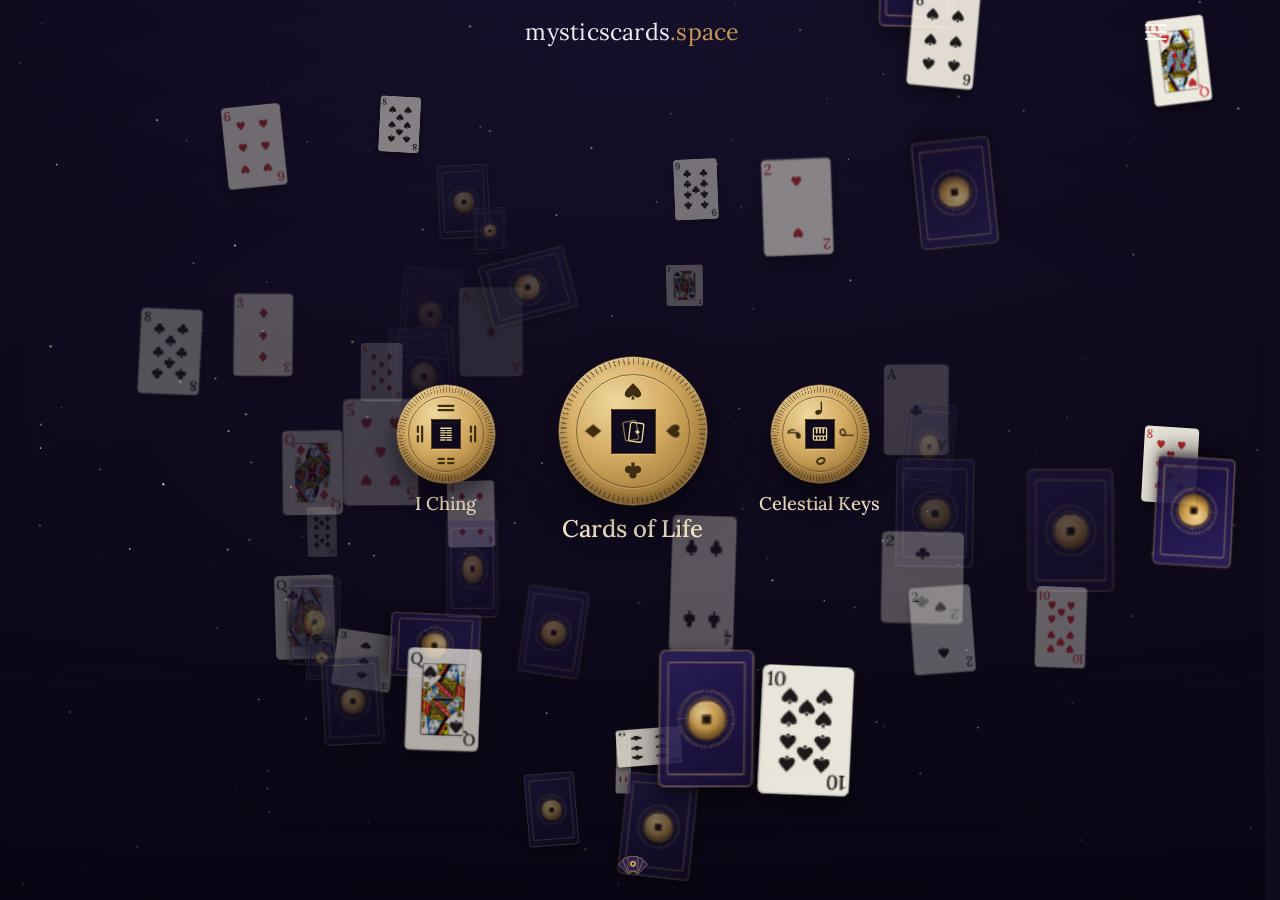
<file: index.html>
<!DOCTYPE html>
<html lang="en">
<head>
<meta charset="utf-8">
<meta name="viewport" content="width=device-width, initial-scale=1">
<title>Cardology, I Ching &amp; Astrology — Free Divination Tools</title>
<link rel="preconnect" href="https://fonts.googleapis.com" />
<link rel="preconnect" href="https://fonts.gstatic.com" crossorigin />
<link href="https://fonts.googleapis.com/css2?family=Lora:ital,wght@0,400;0,500;0,600;0,700;1,400;1,500&family=Inter:wght@300;400;500;600&display=swap" rel="stylesheet" />
<link rel="icon" href="favicon.ico" sizes="any" />
<link rel="icon" href="assets/favicon.svg" type="image/svg+xml" />
<link rel="apple-touch-icon" href="assets/apple-touch-icon.png" />
<link rel="manifest" href="manifest.webmanifest" />
<meta name="theme-color" content="#100c1e" />
<meta name="description" content="Find your Cards of Life birth card, cast the I Ching oracle, and explore more esoteric tools — free and online." />
<meta property="og:type" content="website" />
<meta property="og:site_name" content="mysticscards.space" />
<meta property="og:title" content="Cardology, I Ching &amp; Astrology — Free Divination Tools" />
<meta property="og:description" content="Find your Cards of Life birth card, cast the I Ching oracle, and explore more esoteric tools — free and online." />
<meta property="og:url" content="https://mysticscards.space/" />
<meta property="og:image" content="https://mysticscards.space/assets/og-image.png" />
<meta name="twitter:card" content="summary" />
<meta name="version" content="1.4" />
<link rel="canonical" href="https://mysticscards.space/" />
<link rel="stylesheet" href="css/site.css" />
<link rel="stylesheet" href="css/casting.css" />
</head>
<body class="home starry">
<canvas class="stars-bg" aria-hidden="true"></canvas>
<script src="js/stars.js"></script>
<script src="js/site.js"></script>

<div class="atmos" aria-hidden="true"></div>

<!-- ── Hero — swirling field + static page menu ─────────────────── -->
<main class="hero">
  <h1 class="vh">Cardology, I Ching &amp; Astrology — Free Divination Tools</h1>

  <div class="stage" aria-hidden="true">
    <div class="field"></div>
  </div>

  <nav class="coins" aria-label="Divination tools">

    <a class="coinwrap second" href="iching.html" aria-label="I Ching">
      <span class="coin">
        <span class="face front"><span class="reed"></span><span class="rim"></span><span class="hole"><span class="emb" aria-hidden="true"><svg viewBox="0 0 84 84"><g stroke="currentColor" stroke-width="5" stroke-linecap="round"><line x1="22" y1="20" x2="62" y2="20"/><line x1="22" y1="29" x2="38" y2="29"/><line x1="46" y1="29" x2="62" y2="29"/><line x1="22" y1="38" x2="62" y2="38"/><line x1="22" y1="47" x2="38" y2="47"/><line x1="46" y1="47" x2="62" y2="47"/><line x1="22" y1="56" x2="62" y2="56"/><line x1="22" y1="65" x2="38" y2="65"/><line x1="46" y1="65" x2="62" y2="65"/></g></svg></span></span><span class="yy t" aria-hidden="true"><svg viewBox="0 0 24 12"><line x1="3" y1="3.5" x2="21" y2="3.5"/><line x1="3" y1="8.5" x2="21" y2="8.5"/></svg></span><span class="yy r" aria-hidden="true"><svg viewBox="0 0 24 12"><line x1="3" y1="3.5" x2="21" y2="3.5"/><line x1="3" y1="8.5" x2="9.5" y2="8.5"/><line x1="14.5" y1="8.5" x2="21" y2="8.5"/></svg></span><span class="yy b" aria-hidden="true"><svg viewBox="0 0 24 12"><line x1="3" y1="3.5" x2="9.5" y2="3.5"/><line x1="14.5" y1="3.5" x2="21" y2="3.5"/><line x1="3" y1="8.5" x2="9.5" y2="8.5"/><line x1="14.5" y1="8.5" x2="21" y2="8.5"/></svg></span><span class="yy l" aria-hidden="true"><svg viewBox="0 0 24 12"><line x1="3" y1="3.5" x2="9.5" y2="3.5"/><line x1="14.5" y1="3.5" x2="21" y2="3.5"/><line x1="3" y1="8.5" x2="21" y2="8.5"/></svg></span></span>
        <span class="face back"><span class="reed"></span><span class="rim"></span><span class="hole"><span class="taiji" aria-hidden="true"><svg viewBox="0 0 100 100" width="30" height="30"><circle cx="50" cy="50" r="47" fill="none" stroke="#ecd49a" stroke-width="2"/><path d="M50,3 a47,47 0 0,1 0,94 a23.5,23.5 0 0,1 0,-47 a23.5,23.5 0 0,0 0,-47 z" fill="#ecd49a"/><circle cx="50" cy="26.5" r="6" fill="#120c06"/><circle cx="50" cy="73.5" r="6" fill="#ecd49a"/></svg></span></span></span>
      </span>
      <span class="cap"><span class="nm">I Ching</span></span>
    </a>

    <a class="coinwrap great" href="cardsoflife.html" aria-label="Cards of Life">
      <span class="coin">
        <span class="face front"><span class="reed"></span><span class="rim"></span><span class="hole"><span class="emb" aria-hidden="true"><svg viewBox="0 0 84 84" fill="none" stroke="currentColor" stroke-width="3.4" stroke-linecap="round" stroke-linejoin="round"><rect x="18" y="16" width="34" height="48" rx="5" transform="rotate(-9 35 40)" opacity=".5"/><rect x="32" y="20" width="34" height="48" rx="5" transform="rotate(7 49 44)"/><path d="M52 36 Q53.6 41.4 59 43 Q53.6 44.6 52 50 Q50.4 44.6 45 43 Q50.4 41.4 52 36 Z" fill="currentColor" stroke="none" transform="rotate(7 49 44)"/></svg></span></span></span>
        <span class="face back"><span class="reed"></span><span class="rim"></span><span class="hole"><span class="taiji" aria-hidden="true"><svg viewBox="0 0 100 100" width="40" height="40"><circle cx="50" cy="50" r="47" fill="none" stroke="#ecd49a" stroke-width="2"/><path d="M50,3 a47,47 0 0,1 0,94 a23.5,23.5 0 0,1 0,-47 a23.5,23.5 0 0,0 0,-47 z" fill="#ecd49a"/><circle cx="50" cy="26.5" r="6" fill="#120c06"/><circle cx="50" cy="73.5" r="6" fill="#ecd49a"/></svg></span></span></span>
      </span>
      <span class="cap"><span class="nm">Cards of Life</span></span>
    </a>

    <a class="coinwrap second" href="celestialkeys.html" aria-label="Celestial Keys">
      <span class="coin">
        <span class="face front"><span class="reed"></span><span class="rim"></span><span class="hole"><span class="emb" aria-hidden="true"><svg viewBox="0 0 40 40"><g fill="none" stroke="currentColor" stroke-width="2.4" stroke-linejoin="round"><rect x="8" y="9" width="24" height="22" rx="2.5"/><line x1="8" y1="24" x2="32" y2="24"/><line x1="14" y1="24" x2="14" y2="31"/><line x1="20" y1="24" x2="20" y2="31"/><line x1="26" y1="24" x2="26" y2="31"/></g><g fill="currentColor"><rect x="12.4" y="9" width="3.2" height="10" rx="1"/><rect x="18.4" y="9" width="3.2" height="10" rx="1"/><rect x="24.4" y="9" width="3.2" height="10" rx="1"/></g></svg></span></span><span class="nt t" aria-hidden="true"><svg viewBox="0 0 16 20"><line x1="9.6" y1="14.5" x2="9.6" y2="3" stroke="currentColor" stroke-width="1.7" stroke-linecap="round"/><ellipse cx="6" cy="15" rx="3.7" ry="2.8" transform="rotate(-18 6 15)" fill="currentColor"/></svg></span><span class="nt r" aria-hidden="true"><svg viewBox="0 0 16 20"><line x1="9.6" y1="14.5" x2="9.6" y2="3" stroke="currentColor" stroke-width="1.7" stroke-linecap="round"/><ellipse cx="6" cy="15" rx="3.7" ry="2.8" transform="rotate(-18 6 15)" fill="none" stroke="currentColor" stroke-width="1.9"/></svg></span><span class="nt b" aria-hidden="true"><svg viewBox="0 0 16 20"><ellipse cx="7" cy="10" rx="4.6" ry="3.3" transform="rotate(-18 7 10)" fill="none" stroke="currentColor" stroke-width="2.4"/></svg></span><span class="nt l" aria-hidden="true"><svg viewBox="0 0 16 20"><path d="M9.6,3 q4.6,1.8 3.2,7.6" fill="none" stroke="currentColor" stroke-width="1.7" stroke-linecap="round"/><line x1="9.6" y1="14.5" x2="9.6" y2="3" stroke="currentColor" stroke-width="1.7" stroke-linecap="round"/><ellipse cx="6" cy="15" rx="3.7" ry="2.8" transform="rotate(-18 6 15)" fill="currentColor"/></svg></span></span>
        <span class="face back"><span class="reed"></span><span class="rim"></span><span class="hole"><span class="taiji" aria-hidden="true"><svg viewBox="0 0 100 100" width="30" height="30"><circle cx="50" cy="50" r="47" fill="none" stroke="#ecd49a" stroke-width="2"/><path d="M50,3 a47,47 0 0,1 0,94 a23.5,23.5 0 0,1 0,-47 a23.5,23.5 0 0,0 0,-47 z" fill="#ecd49a"/><circle cx="50" cy="26.5" r="6" fill="#120c06"/><circle cx="50" cy="73.5" r="6" fill="#ecd49a"/></svg></span></span></span>
      </span>
      <span class="cap"><span class="nm">Celestial Keys</span></span>
    </a>

  </nav>
</main>

<footer class="site-footer"><div class="sf-inner"></div></footer>

<script src="js/casting.js"></script>
</body>
</html>
</file>
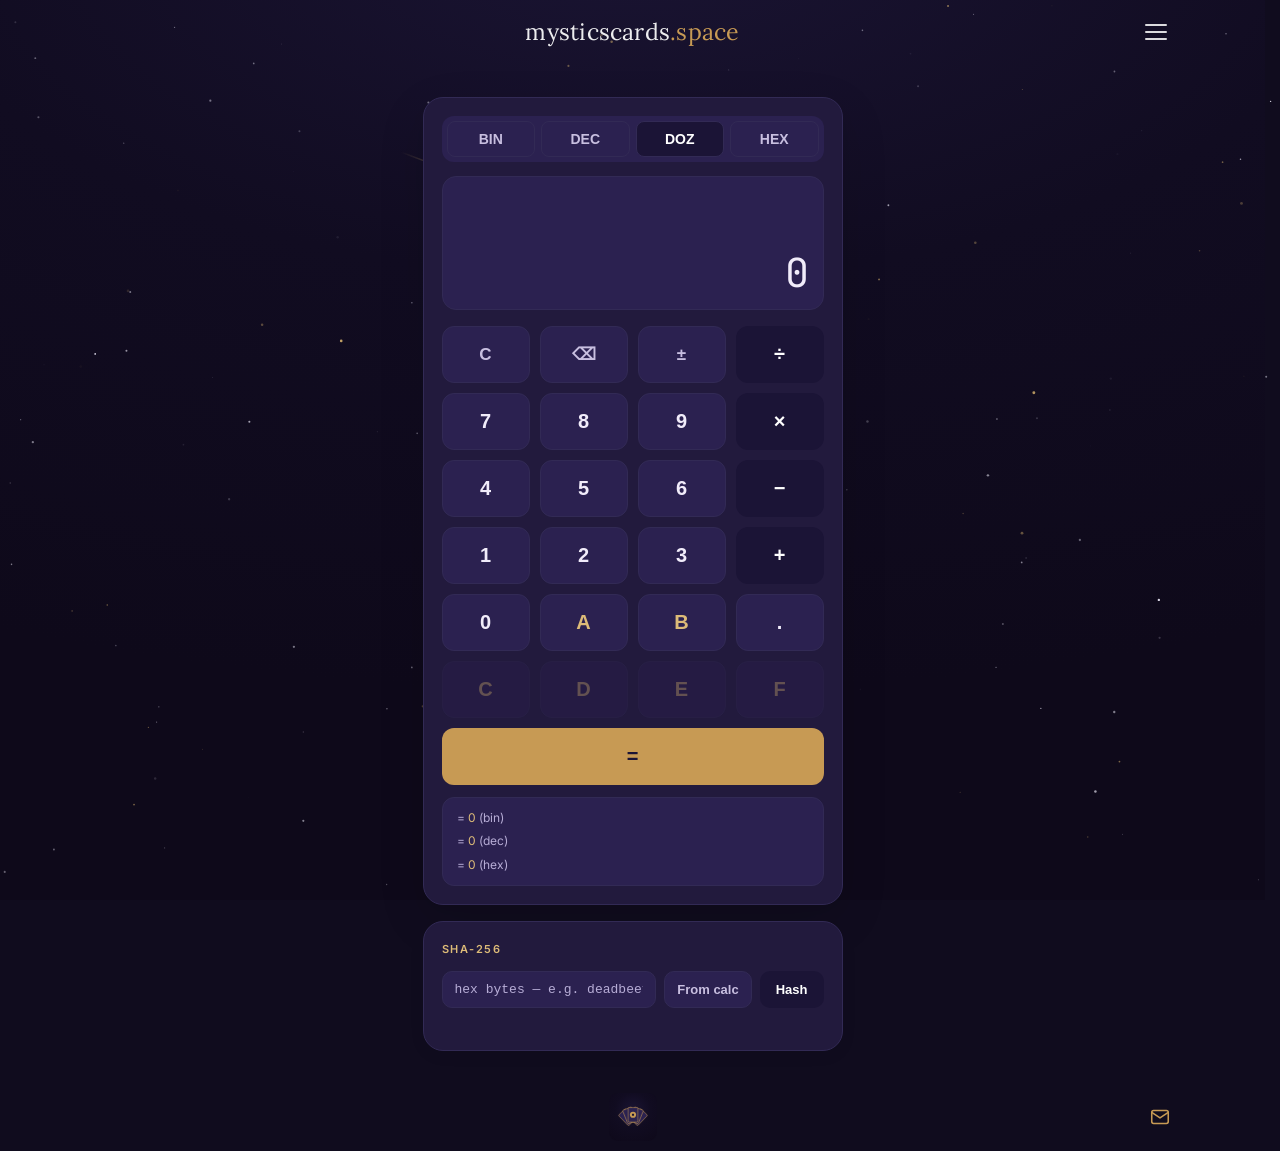
<file: calculator.html>
<!DOCTYPE html>
<html lang="en">
<head>
<meta charset="utf-8">
<meta name="viewport" content="width=device-width, initial-scale=1">
<title>Dozenal Calculator — mysticscards.space</title>
<link rel="preconnect" href="https://fonts.googleapis.com" />
<link rel="preconnect" href="https://fonts.gstatic.com" crossorigin />
<link href="https://fonts.googleapis.com/css2?family=Lora:ital,wght@0,400;0,500;0,600;0,700;1,400;1,500&family=Inter:wght@300;400;500;600&family=JetBrains+Mono:wght@400;500&display=swap" rel="stylesheet" />
<link rel="icon" href="favicon.ico" sizes="any" />
<link rel="icon" href="assets/favicon.svg" type="image/svg+xml" />
<link rel="apple-touch-icon" href="assets/apple-touch-icon.png" />
<link rel="manifest" href="manifest.webmanifest" />
<meta name="theme-color" content="#100c1e" />
<meta name="description" content="An exact-arithmetic calculator in base twelve, with binary, decimal, dozenal and hexadecimal modes." />
<meta property="og:type" content="website" />
<meta property="og:site_name" content="mysticscards.space" />
<meta property="og:title" content="Dozenal Calculator" />
<meta property="og:description" content="An exact-arithmetic calculator in base twelve, with binary, decimal, dozenal and hexadecimal modes." />
<meta property="og:url" content="https://mysticscards.space/calculator.html" />
<meta property="og:image" content="https://mysticscards.space/assets/og-image.png" />
<meta name="twitter:card" content="summary" />
<meta name="version" content="1.5" />
<link rel="canonical" href="https://mysticscards.space/calculator.html" />
<link rel="stylesheet" href="css/site.css" />
<link rel="stylesheet" href="css/calculator.css" />
</head>
<body class="starry">
<canvas class="stars-bg" aria-hidden="true"></canvas>
<script src="js/stars.js"></script>
<script src="js/site.js"></script>
  <main class="calc-stage">
  <h1 class="vh">Dozenal Calculator</h1>
  <div class="calc">
    <div class="modebar">
      <button class="mode" data-base="2">BIN</button>
      <button class="mode" data-base="10">DEC</button>
      <button class="mode active" data-base="12">DOZ</button>
      <button class="mode" data-base="16">HEX</button>
    </div>
    <div class="screen">
      <div class="expr" id="expr">&nbsp;</div>
      <div class="main" id="calcMain"><span id="calcMainText">0</span></div>
    </div>
    <div class="grid">
      <button class="fn" data-act="clear">C</button>
      <button class="fn" data-act="back" aria-label="Backspace">⌫</button>
      <button class="fn" data-act="sign" aria-label="Toggle sign">±</button>
      <button class="op" data-op="div">÷</button>

      <button data-d="7">7</button>
      <button data-d="8">8</button>
      <button data-d="9">9</button>
      <button class="op" data-op="mul">×</button>

      <button data-d="4">4</button>
      <button data-d="5">5</button>
      <button data-d="6">6</button>
      <button class="op" data-op="sub">−</button>

      <button data-d="1">1</button>
      <button data-d="2">2</button>
      <button data-d="3">3</button>
      <button class="op" data-op="add">+</button>

      <button data-d="0">0</button>
      <button class="digit-ab" data-d="A">A</button>
      <button class="digit-ab" data-d="B">B</button>
      <button data-d=".">.</button>

      <button class="digit-hex" data-d="C">C</button>
      <button class="digit-hex" data-d="D">D</button>
      <button class="digit-hex" data-d="E">E</button>
      <button class="digit-hex" data-d="F">F</button>

      <button class="eq" data-act="equals">=</button>
    </div>
    <div class="conv-panel">
      <div class="conv" id="conv"></div>
      <div class="conv2" id="conv2"></div>
      <div class="conv2" id="conv3"></div>
    </div>
  </div>

  <div class="sha">
    <div class="sha-title">SHA-256</div>
    <div class="sha-row">
      <input class="sha-input" id="shaInput" type="text" placeholder="hex bytes — e.g. deadbeef" spellcheck="false" />
      <button class="sha-btn ghost" id="shaFromCalc" title="Copy the calculator's value (as hex) into this box">From calc</button>
      <button class="sha-btn" id="shaBtn">Hash</button>
    </div>
    <div class="sha-error" id="shaErr"></div>
    <div class="sha-output" id="shaOutput">
      <div class="sha-out-row"><span class="sha-tag">HEX</span><span class="sha-val hex" id="shaHex"></span></div>
      <div class="sha-out-row"><span class="sha-tag">BIN</span><span class="sha-val" id="shaBin"></span></div>
    </div>
  </div>
  </main>

<script src="js/dozenal.js"></script>


<footer class="site-footer"><div class="sf-inner"></div></footer>
<script src="js/calculator.js"></script>
</body>
</html>
</file>
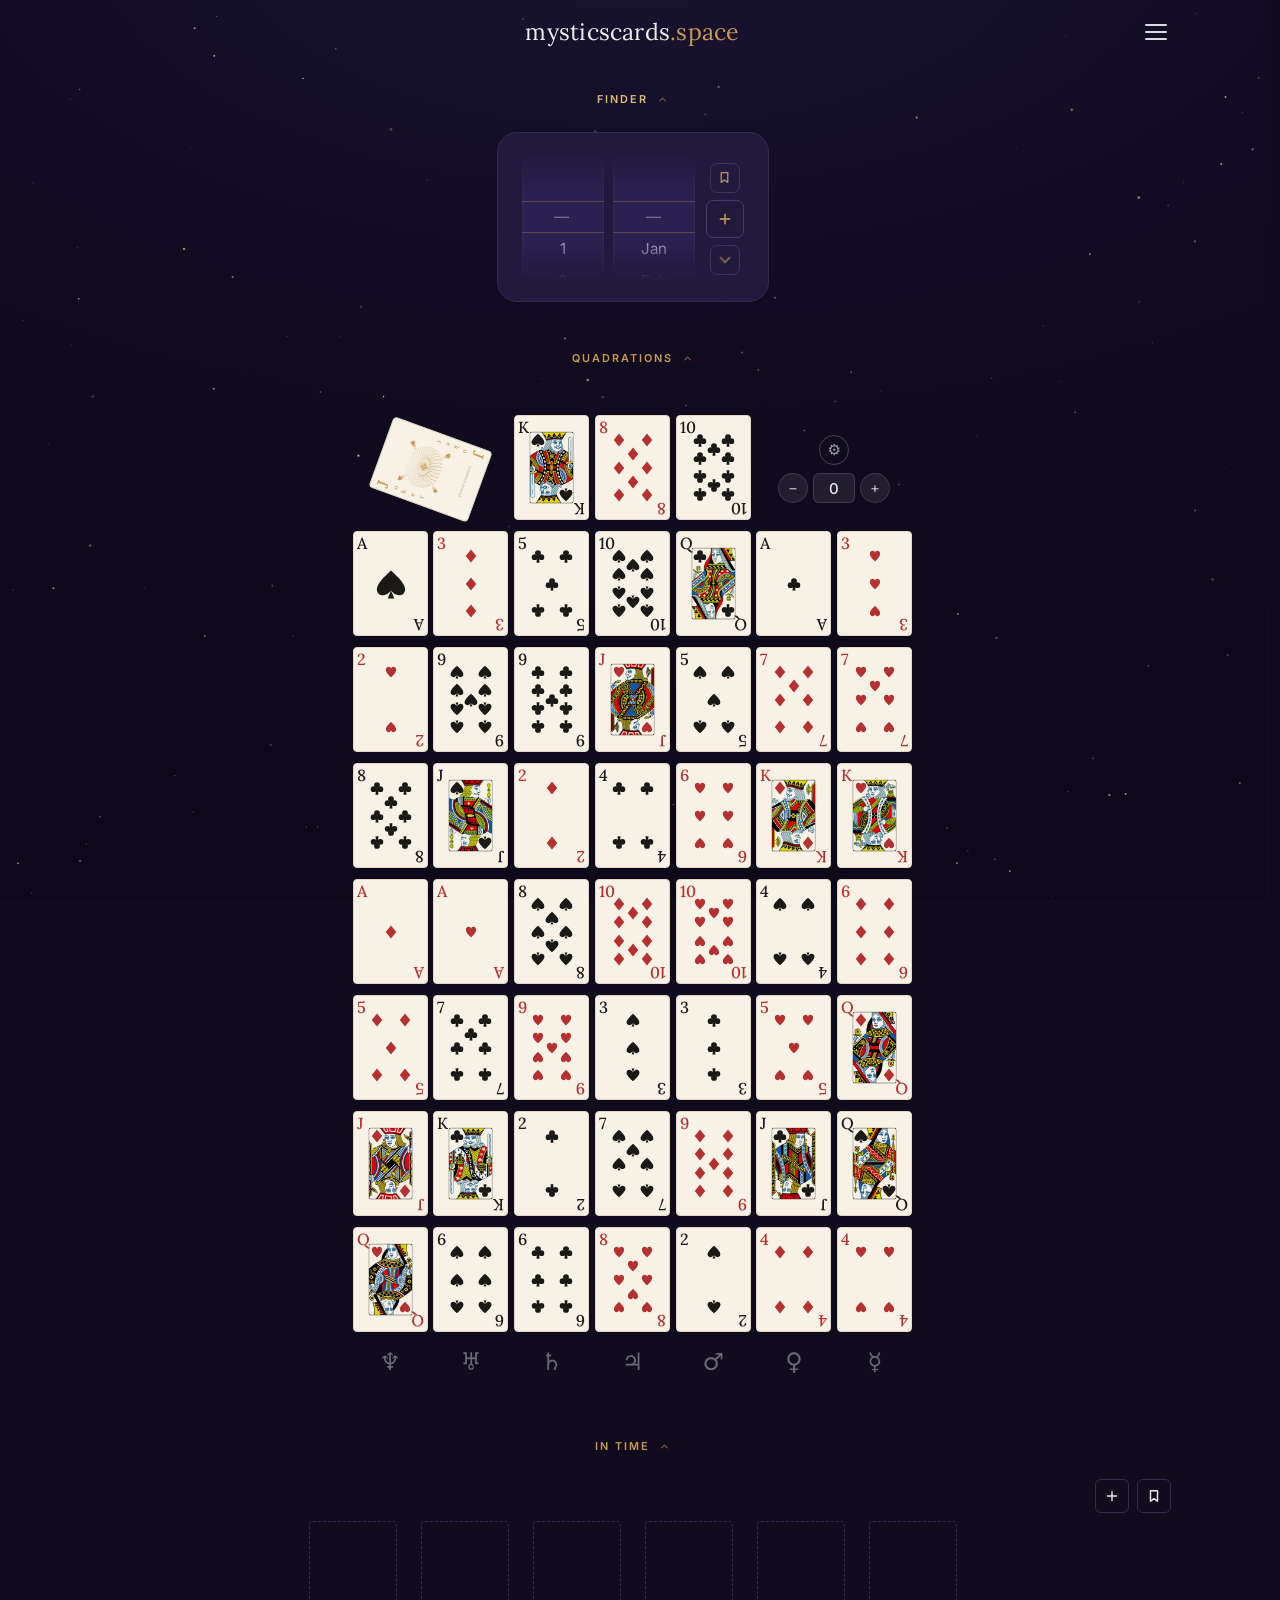
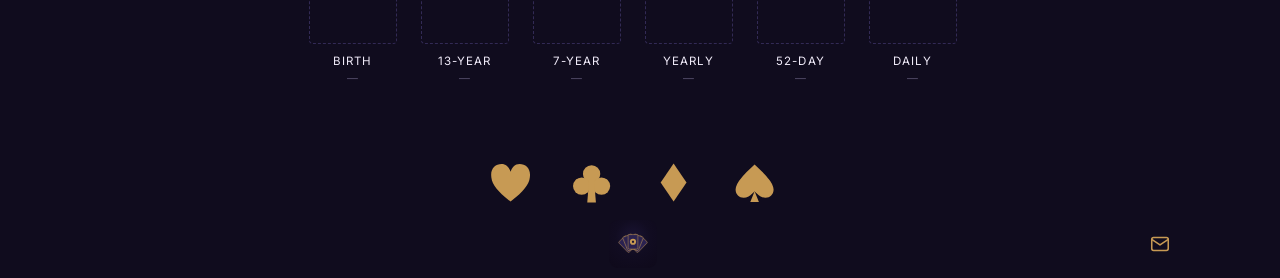
<file: cardsoflife.html>
<!DOCTYPE html>
<html lang="en">
<head>
  <meta charset="UTF-8" />
  <meta name="viewport" content="width=device-width, initial-scale=1.0" />
  <title>Cards of Life — mysticscards.space</title>
  <link rel="preconnect" href="https://fonts.googleapis.com" />
  <link rel="preconnect" href="https://fonts.gstatic.com" crossorigin />
  <link href="https://fonts.googleapis.com/css2?family=Inter:wght@300;400;500;600&family=Lora:ital,wght@0,400;0,500;0,600;0,700;1,400;1,500&family=Rye&family=Roboto+Slab:wght@500;700&display=swap" rel="stylesheet" />
  <link rel="icon" href="favicon.ico" sizes="any" />
  <link rel="icon" href="assets/favicon.svg" type="image/svg+xml" />
  <link rel="apple-touch-icon" href="assets/apple-touch-icon.png" />
  <link rel="manifest" href="manifest.webmanifest" />
  <meta name="theme-color" content="#100c1e" />
  <meta name="description" content="Find your birth card and explore cardology — personality, life script, planetary periods, and relationship readings." />
  <meta property="og:type" content="website" />
  <meta property="og:site_name" content="mysticscards.space" />
  <meta property="og:title" content="Cards of Life" />
  <meta property="og:description" content="Find your birth card and explore cardology — personality, life script, planetary periods, and relationship readings." />
  <meta property="og:url" content="https://mysticscards.space/cardsoflife.html" />
  <meta property="og:image" content="https://mysticscards.space/assets/og-image.png" />
  <meta name="twitter:card" content="summary" />
  <meta name="version" content="1.71" />
  <link rel="canonical" href="https://mysticscards.space/cardsoflife.html" />
  <link rel="stylesheet" href="css/site.css" />
  <link rel="stylesheet" href="css/cardsoflife.css" />
</head>
<body class="starry">
<canvas class="stars-bg" aria-hidden="true"></canvas>
<script src="js/stars.js"></script>
<script src="js/site.js"></script>

<main>
<h1 class="vh">Cards of Life — Cardology</h1>

<!-- ── Unified Card Finder ───────────────────────────────────────── -->
<section class="finder page-section section-open" id="finder" style="scroll-margin-top:64px">
  <button class="section-toggle" type="button"
          aria-expanded="true" aria-controls="finderBody"
          onclick="toggleSection('finder')">
    <span class="section-label">Finder</span>
    <svg class="section-chev" viewBox="0 0 24 24" fill="none" stroke="currentColor" stroke-width="2.4" stroke-linecap="round" stroke-linejoin="round" aria-hidden="true"><polyline points="6 9 12 15 18 9"/></svg>
  </button>
  <div class="section-bodywrap">
    <div class="section-bodymin" id="finderBody">
  <div class="finder-top" id="finderTop">
    <!-- Classic Day/Month dropdown form — the sole finder UI (the
         orrery and Olney-coins experiments are retired; we'll iterate
         on a fresh design from here). -->
    <div class="finder-inner">
    <div class="finder-form">
      <!-- Three columns: person 1 | toggle chip | person 2.
           In solo mode the right column is empty (just empty space
           reserved for the partner) and the chip shows "+". Click
           the chip to add a partner; the chip stays put in the
           middle and flips to "−". Click "−" to remove. The slots
           stack vertically under 480px. -->
      <div class="person-slots">
        <div class="person-slot person-self">
          <div class="finder-inputs">
            <div class="fw-frame"><div class="fw-wheel" id="fDayWheel" tabindex="0" role="listbox" aria-label="Birth day"></div><div class="fw-wheel-cell"></div></div>
            <div class="fw-frame"><div class="fw-wheel" id="fMonthWheel" tabindex="0" role="listbox" aria-label="Birth month"></div><div class="fw-wheel-cell"></div></div>
          </div>
          <!-- Source-of-truth selects — also serve as the visible dropdown
               shortcut when .finder-form.dd-on. Hidden by default. -->
          <div class="finder-dd-row">
            <select id="fDay" class="fw-bound" aria-label="Birth day"><option value="">DD</option><option value="1">1</option><option value="2">2</option><option value="3">3</option><option value="4">4</option><option value="5">5</option><option value="6">6</option><option value="7">7</option><option value="8">8</option><option value="9">9</option><option value="10">10</option><option value="11">11</option><option value="12">12</option><option value="13">13</option><option value="14">14</option><option value="15">15</option><option value="16">16</option><option value="17">17</option><option value="18">18</option><option value="19">19</option><option value="20">20</option><option value="21">21</option><option value="22">22</option><option value="23">23</option><option value="24">24</option><option value="25">25</option><option value="26">26</option><option value="27">27</option><option value="28">28</option><option value="29">29</option><option value="30">30</option><option value="31">31</option></select>
            <select id="fMonth" class="fw-bound" aria-label="Birth month">
              <option value="">MM</option>
              <option value="1">Jan</option><option value="2">Feb</option>
              <option value="3">Mar</option><option value="4">Apr</option>
              <option value="5">May</option><option value="6">Jun</option>
              <option value="7">Jul</option><option value="8">Aug</option>
              <option value="9">Sep</option><option value="10">Oct</option>
              <option value="11">Nov</option><option value="12">Dec</option>
            </select>
          </div>
        </div>
        <div class="person-divider">
          <button type="button" class="person-pick" id="finderPickBtn"
                  title="Load a saved birthday" aria-label="Load a saved birthday">
            <svg viewBox="0 0 16 16" fill="none" aria-hidden="true"><path d="M4 2h8v12l-4-3-4 3V2z" stroke="currentColor" stroke-width="1.6" stroke-linejoin="round"/></svg>
          </button>
          <button type="button" class="person-toggle" id="addSecondBtn"
                  onclick="toggleSecond()"
                  title="Add a second person for a relationship reading"
                  aria-label="Add a second person for a relationship reading">
            <span class="person-toggle-icon" id="personToggleIcon" aria-hidden="true"><svg viewBox="0 0 24 24" fill="none" stroke="currentColor" stroke-width="2.4" stroke-linecap="round" aria-hidden="true"><line x1="6" y1="12" x2="18" y2="12"/><line class="pt-v" x1="12" y1="6" x2="12" y2="18"/></svg></span>
          </button>
          <button type="button" class="dd-toggle" id="ddModeBtn"
                  onclick="toggleCardPicker()"
                  aria-expanded="false" aria-controls="finderPickers"
                  title="More ways to pick"
                  aria-label="More ways to pick a card or date">
            <svg viewBox="0 0 24 24" fill="none" stroke="currentColor" stroke-width="2.4" stroke-linecap="round" stroke-linejoin="round" aria-hidden="true"><polyline points="6 9 12 15 18 9"/></svg>
          </button>
        </div>
        <div class="person-slot person-partner is-ghost" id="person2Wrap">
          <div class="person-partner-fields">
            <div class="finder-inputs">
              <div class="fw-frame"><div class="fw-wheel" id="relDay2Wheel" tabindex="0" role="listbox" aria-label="Second person birth day"></div><div class="fw-wheel-cell"></div></div>
              <div class="fw-frame"><div class="fw-wheel" id="relMonth2Wheel" tabindex="0" role="listbox" aria-label="Second person birth month"></div><div class="fw-wheel-cell"></div></div>
            </div>
            <div class="finder-dd-row">
              <select id="relDay2" class="fw-bound" aria-label="Second person birth day"><option value="">DD</option><option value="1">1</option><option value="2">2</option><option value="3">3</option><option value="4">4</option><option value="5">5</option><option value="6">6</option><option value="7">7</option><option value="8">8</option><option value="9">9</option><option value="10">10</option><option value="11">11</option><option value="12">12</option><option value="13">13</option><option value="14">14</option><option value="15">15</option><option value="16">16</option><option value="17">17</option><option value="18">18</option><option value="19">19</option><option value="20">20</option><option value="21">21</option><option value="22">22</option><option value="23">23</option><option value="24">24</option><option value="25">25</option><option value="26">26</option><option value="27">27</option><option value="28">28</option><option value="29">29</option><option value="30">30</option><option value="31">31</option></select>
              <select id="relMonth2" class="fw-bound" aria-label="Second person birth month">
                <option value="">MM</option>
                <option value="1">Jan</option><option value="2">Feb</option>
                <option value="3">Mar</option><option value="4">Apr</option>
                <option value="5">May</option><option value="6">Jun</option>
                <option value="7">Jul</option><option value="8">Aug</option>
                <option value="9">Sep</option><option value="10">Oct</option>
                <option value="11">Nov</option><option value="12">Dec</option>
              </select>
            </div>
          </div>
        </div>
      </div>
      <!-- Tool-tray tabs — revealed by the divider chevron (.finder-form.cp-on).
           Each toggles an inline tray under the finder box (accordion, one open
           at a time). Deck + Calendar are pickers (a chosen card/date loads into
           the finder, honouring the tray's For: You/Partner toggle); Astro +
           Synchronicities are panels moved up from the retired Tools section. -->
      <!-- Collapse wrapper (grid-rows 0fr→1fr, the shared idiom) so the tab
           strip unfurls smoothly instead of display-snapping into place. -->
      <div class="finder-pickers-wrap">
        <div class="finder-pickers-min">
          <div class="finder-pickers" id="finderPickers">
            <button type="button" class="finder-picker-btn" id="finderCalBtn" aria-expanded="false" aria-controls="calTray">Calendar</button>
            <button type="button" class="finder-picker-btn" id="finderDeckBtn" aria-expanded="false" aria-controls="deckTray">Solar Values</button>
            <button type="button" class="finder-picker-btn" id="finderAstroBtn" aria-expanded="false" aria-controls="astroTray">Astrology</button>
            <button type="button" class="finder-picker-btn" id="finderSyncBtn" aria-expanded="false" aria-controls="syncTray">Synchronicities</button>
          </div>
        </div>
      </div>
    </div>
    </div>
  </div>

  <!-- Calendar — INLINE tray (prototype). Loads under the finder box instead of
       a modal, and stays open after a pick so you can keep exploring; the result
       updates below. Toggled by the Calendar button in the pickers row. The
       collapse uses grid-rows 0fr→1fr (like the shared .page-section pattern). -->
  <div class="finder-tray" id="calTray">
    <div class="finder-tray-min">
      <div class="cal-modal">
        <div class="bday-target" id="calTarget" hidden>
          <div class="bday-seg" role="group" aria-label="Which player to fill">
            <button type="button" class="bday-seg-btn" id="calTargetSelf" data-target="self">Player 1</button>
            <button type="button" class="bday-seg-btn" id="calTargetPartner" data-target="partner">Player 2</button>
          </div>
        </div>
        <div class="cal-scroll-wrap">
          <div class="cal-grid-main" id="calGrid"></div>
        </div>
      </div>
    </div>
  </div>

  <!-- The Full Deck — inline tray. Browse every card; clicking one loads it into
       the finder as a direct pick. Keeps the suit filter + solar-value calc. -->
  <div class="finder-tray" id="deckTray">
    <div class="finder-tray-min">
      <div class="cal-modal">
        <div class="bday-target" id="deckTarget" hidden>
          <div class="bday-seg" role="group" aria-label="Which player to fill">
            <button type="button" class="bday-seg-btn" id="deckTargetSelf" data-target="self">Player 1</button>
            <button type="button" class="bday-seg-btn" id="deckTargetPartner" data-target="partner">Player 2</button>
          </div>
        </div>
        <div class="sv-calc">
          <div class="sv-calc-inputs">
            <label class="sv-field"><span class="sv-field-lbl">Day</span><input type="number" id="svDay" min="1" max="31" step="1" inputmode="numeric" placeholder="DD" aria-label="Day of month" oninput="svCalcUpdate()"></label>
            <span class="sv-slash" aria-hidden="true">/</span>
            <label class="sv-field"><span class="sv-field-lbl">Month</span><input type="number" id="svMonth" min="1" max="12" step="1" inputmode="numeric" placeholder="MM" aria-label="Month" oninput="svCalcUpdate()"></label>
            <div class="suit-menu" id="suitMenu">
              <button class="suit-filter-btn suit-menu-btn" id="suitMenuBtn" type="button" aria-haspopup="true" aria-expanded="false" aria-label="Filter by suit" onclick="toggleSuitMenu()">
                <span class="suit-menu-icon" id="suitMenuIcon">
                  <span class="hearts">♥</span><span class="clubs">♣</span><span class="diamonds">♦</span><span class="spades">♠</span>
                </span>
              </button>
              <div class="suit-menu-pop" id="suitMenuPop">
                <button class="suit-filter-btn hearts"   id="sf-hearts"   aria-label="Filter by hearts"   aria-pressed="false" onclick="setBrowseSuit('hearts')">♥</button>
                <button class="suit-filter-btn clubs"    id="sf-clubs"    aria-label="Filter by clubs"    aria-pressed="false" onclick="setBrowseSuit('clubs')">♣</button>
                <button class="suit-filter-btn diamonds" id="sf-diamonds" aria-label="Filter by diamonds" aria-pressed="false" onclick="setBrowseSuit('diamonds')">♦</button>
                <button class="suit-filter-btn spades"   id="sf-spades"   aria-label="Filter by spades"   aria-pressed="false" onclick="setBrowseSuit('spades')">♠</button>
              </div>
            </div>
          </div>
          <p class="browse-sv-formula" id="svFormula" aria-live="polite">Solar Value &nbsp;=&nbsp; <strong>55</strong> &nbsp;&minus;&nbsp; (2 &times; month &nbsp;+&nbsp; day)</p>
        </div>
        <div class="spread-wrap">
          <div class="spread-grid" id="browseGrid"></div>
        </div>
      </div>
    </div>
  </div>

  <!-- Astro — inline tray (moved up from the retired Tools section). -->
  <div class="finder-tray" id="astroTray">
    <div class="finder-tray-min">
      <div class="cal-modal" style="max-width:860px;">
        <div id="astroContent">
          <p class="astro-intro-note">Draw a chart below to see planetary positions at birth — add a birthplace and you'll also get your exact solar time at birth.</p>
          <div class="astro-form" id="astroForm">
            <div class="astro-form-row">
              <label class="astro-field"><span class="astro-field-lbl">Day</span>
                <select id="aDay" aria-label="Day"></select></label>
              <label class="astro-field"><span class="astro-field-lbl">Month</span>
                <select id="aMonth" aria-label="Month"></select></label>
              <label class="astro-field"><span class="astro-field-lbl">Year</span>
                <input id="aYear" type="number" min="1700" max="2200" value="1990" aria-label="Year" /></label>
              <label class="astro-field"><span class="astro-field-lbl">Time</span>
                <input id="aTime" type="time" value="12:00" aria-label="Time" /></label>
            </div>
            <div class="astro-form-row">
              <label class="astro-field astro-field-place"><span class="astro-field-lbl">Birthplace</span>
                <input id="aPlace" type="text" list="aTzList" placeholder="city or zone" autocomplete="off" aria-label="Birthplace" />
                <datalist id="aTzList"></datalist></label>
              <button class="btn btn--gold astro-draw-btn" id="aDrawBtn" onclick="astroLiteDraw()">Draw</button>
            </div>
          </div>
          <div id="astroLoading" style="display:none;text-align:center;padding:2rem;color:var(--muted);font-size:.85rem;">Loading astronomy engine…</div>
          <div id="astroResult" style="display:none;">
            <div class="astro-solar-strip" id="aSolarStrip"></div>
            <div class="astro-birth-card" id="aBirthCard"></div>
            <div class="astro-table-controls">
              <div class="astro-zodiac-seg" role="group" aria-label="Zodiac">
                <button type="button" class="astro-zod-btn" id="aZod-tropical" aria-pressed="true"  title="Equal 30° signs anchored to the seasons — the Western tradition" onclick="astroLiteSetZodiac('tropical')">Seasonal</button>
                <button type="button" class="astro-zod-btn" id="aZod-lahiri"   aria-pressed="false" title="Signs aligned to the actual constellations (offset by the ayanamsa) — the sidereal / Vedic tradition" onclick="astroLiteSetZodiac('lahiri')">Constellational</button>
              </div>
              <button class="astro-more-btn" id="aMoreBtn" type="button" aria-expanded="false" onclick="astroLiteToggleExtras()" title="Show more" aria-label="Show more planets"><svg viewBox="0 0 24 24" fill="none" stroke="currentColor" stroke-width="2.4" stroke-linecap="round" stroke-linejoin="round" aria-hidden="true"><polyline points="6 9 12 15 18 9"/></svg></button>
            </div>
            <div class="astro-table-wrap">
              <table class="astro-pl-table" id="aPlTable"></table>
            </div>
          </div>
        </div>
      </div>
    </div>
  </div>

  <!-- Synchronicities — inline tray (placeholder, moved up from Tools). -->
  <div class="finder-tray" id="syncTray">
    <div class="finder-tray-min">
      <div class="cal-modal">
        <p class="sync-wip">This section is under construction — check back soon.</p>
      </div>
    </div>
  </div>

  <div class="finder-result" id="finderResult">
    <div class="finder-result-inner">
      <div class="result-card-row">
        <div class="spread-card result-pip-card" id="rFace"></div>
        <div class="result-head-text">
          <div class="result-name" id="rName"></div>
          <div class="result-subtitle" id="rSubtitle"></div>
        </div>
        <div class="result-actions">
          <button type="button" class="result-toggle result-reload is-inactive" id="rReload" onclick="restoreFinderPick()" title="Back to your finder card" aria-label="Restore the finder's card into this view"><svg viewBox="0 0 24 24" fill="none" stroke="currentColor" stroke-width="2" stroke-linecap="round" stroke-linejoin="round" aria-hidden="true"><polyline points="1 4 1 10 7 10"/><path d="M3.51 15a9 9 0 1 0 2.13-9.36L1 10"/></svg></button>
          <button type="button" class="result-toggle result-olney is-inactive" id="rOlneyBtn" onclick="openOlneyPopup()" title="Open Richmond's 1893 reading" aria-label="Open Richmond's 1893 reading"><svg viewBox="0 0 24 24" fill="none" stroke="currentColor" stroke-width="1.7" stroke-linecap="round" stroke-linejoin="round" aria-hidden="true"><path d="M3 5.2C3 4.5 3.5 4 4.2 4H10c1.4 0 2.5 1.1 2.5 2.5V20c0-1.1-.9-2-2-2H4.2C3.5 18 3 17.5 3 16.8z"/><path d="M21 5.2C21 4.5 20.5 4 19.8 4H14c-1.4 0-2.5 1.1-2.5 2.5V20c0-1.1.9-2 2-2h6.3c.7 0 1.2-.5 1.2-1.2z"/></svg></button>
          <button type="button" class="result-toggle result-share" id="rShare" onclick="copyFinderLink(this)" title="Copy link to this card" aria-label="Copy link to this card"><svg viewBox="0 0 24 24" fill="none" stroke="currentColor" stroke-width="2" stroke-linecap="round" stroke-linejoin="round" aria-hidden="true"><path d="M10 13a5 5 0 0 0 7.54.54l3-3a5 5 0 0 0-7.07-7.07l-1.72 1.71"/><path d="M14 11a5 5 0 0 0-7.54-.54l-3 3a5 5 0 0 0 7.07 7.07l1.71-1.71"/></svg></button>
          <button type="button" class="result-toggle result-collapse" id="rCollapse" onclick="toggleFinderCollapse()" title="Minimise" aria-label="Minimise card details" aria-expanded="true"><svg viewBox="0 0 24 24" fill="none" stroke="currentColor" stroke-width="2.4" stroke-linecap="round" stroke-linejoin="round" aria-hidden="true"><polyline points="6 9 12 15 18 9"/></svg></button>
        </div>
      </div>
      <div class="result-body">
        <!-- The card's reading — shown by default; the minimise chevron in
             .result-actions collapses the whole .result-body. (Suit + Numerology
             live in the top #elements rows; the About/Essence chips were retired.) -->
        <div class="ns-pop open" id="nsPop">
          <div class="ns-detailwrap">
            <div class="ns-detailmin">
              <div class="ns-card" id="nsCardAbout">
                <!-- About body — no sub-header (the chip label says "About",
                     so an extra "About" heading on the body itself would just
                     repeat). Light + Shadow below DO keep their headers. -->
                <div class="ns-sub">
                  <div class="result-kws" id="rKws"></div>
                  <div class="result-personality" id="rPersonality"></div>
                  <p class="vow-text" id="rVow"></p>
                </div>
                <div class="ns-sub">
                  <h5 class="ns-sub-h">Light</h5>
                  <div id="rStrengths"></div>
                </div>
                <div class="ns-sub">
                  <h5 class="ns-sub-h">Shadow</h5>
                  <div id="rChallenges"></div>
                </div>
              </div>
              <!-- Life Script moved out of the Finder result into the card
                   compare-popup (2026-07-06). -->
            </div>
          </div>
        </div>
      </div>
    </div>
  </div>

  <!-- Olney 1893 reading — opens as a book-style popup from the finder's Olney button.
       The panel itself (#rOlneyPanel) is rendered by _renderOlneyInto(R) just as before;
       moving it out of .finder-result-inner means it no longer takes up vertical space
       in the result panel and gets its own book-opening reveal. -->
  <div class="olney-overlay" id="olneyOverlay" role="dialog" aria-modal="true" aria-label="Richmond's 1893 reading" hidden>
    <div class="olney-book" id="olneyBook">
      <button type="button" class="ccard-close olney-close" id="olneyClose" onclick="closeOlneyPopup()" aria-label="Close">×</button>
      <button class="olney-nav olney-nav-prev" type="button" aria-label="Previous card" title="Previous card" onclick="olneyNavCard(-1)">&#8249;</button>
      <button class="olney-nav olney-nav-next" type="button" aria-label="Next card" title="Next card" onclick="olneyNavCard(1)">&#8250;</button>
      <div class="olney-book-inner">
        <div class="olney-panel" id="rOlneyPanel"></div>
      </div>
    </div>
  </div>

  <div class="rel-result" id="relResult">
    <div class="finder-result-inner">
      <div class="rel-note" id="relNote" style="display:none"></div>
      <div class="rel-header">
        <div class="rel-equation">
          <div class="spread-card" id="relCard1"></div>
          <span class="rel-eq-op">+</span>
          <div class="spread-card" id="relCard2"></div>
          <span class="rel-eq-op" id="relEqEquals">=</span>
          <div class="spread-card rel-result-pip" id="relCardResult"></div>
        </div>
        <div class="rel-names">
          <div class="rel-names-pair" id="relNamesPair"></div>
          <div class="rel-result-name" id="relRName"></div>
          <div class="result-subtitle" id="relRSubtitle"></div>
        </div>
        <div class="result-meta" id="relRMeta">
          <div class="ccard-planets" id="relRPlanets"></div>
          <div class="result-vals" id="relRVals"></div>
          <div class="result-displace" id="relRDisplace"></div>
        </div>
        <div class="result-actions">
          <button type="button" class="result-toggle result-reload is-inactive" id="relReload" onclick="restoreFinderPick()" title="Back to your finder card" aria-label="Restore the finder's relationship card into this view"><svg viewBox="0 0 24 24" fill="none" stroke="currentColor" stroke-width="2" stroke-linecap="round" stroke-linejoin="round" aria-hidden="true"><polyline points="1 4 1 10 7 10"/><path d="M3.51 15a9 9 0 1 0 2.13-9.36L1 10"/></svg></button>
          <button type="button" class="result-toggle result-olney is-inactive" id="relOlneyBtn" onclick="openOlneyPopup()" title="Open Richmond's 1893 reading" aria-label="Open Richmond's 1893 reading"><svg viewBox="0 0 24 24" fill="none" stroke="currentColor" stroke-width="1.7" stroke-linecap="round" stroke-linejoin="round" aria-hidden="true"><path d="M3 5.2C3 4.5 3.5 4 4.2 4H10c1.4 0 2.5 1.1 2.5 2.5V20c0-1.1-.9-2-2-2H4.2C3.5 18 3 17.5 3 16.8z"/><path d="M21 5.2C21 4.5 20.5 4 19.8 4H14c-1.4 0-2.5 1.1-2.5 2.5V20c0-1.1.9-2 2-2h6.3c.7 0 1.2-.5 1.2-1.2z"/></svg></button>
          <button type="button" class="result-toggle result-share" id="relShare" onclick="copyFinderLink(this)" title="Copy link to this relationship" aria-label="Copy link to this relationship"><svg viewBox="0 0 24 24" fill="none" stroke="currentColor" stroke-width="2" stroke-linecap="round" stroke-linejoin="round" aria-hidden="true"><path d="M10 13a5 5 0 0 0 7.54.54l3-3a5 5 0 0 0-7.07-7.07l-1.72 1.71"/><path d="M14 11a5 5 0 0 0-7.54-.54l-3 3a5 5 0 0 0 7.07 7.07l1.71-1.71"/></svg></button>
          <button type="button" class="result-toggle result-collapse" id="relCollapse" onclick="toggleRelCollapse()" title="Minimise" aria-label="Minimise relationship details" aria-expanded="true"><svg viewBox="0 0 24 24" fill="none" stroke="currentColor" stroke-width="2.4" stroke-linecap="round" stroke-linejoin="round" aria-hidden="true"><polyline points="6 9 12 15 18 9"/></svg></button>
        </div>
        <div class="rel-result-kws" id="relRKws"></div>
      </div>
      <div class="result-dates" id="relRDates" style="display:none; text-align:center; margin: .5rem 0 .75rem;"></div>
      <div class="rel-bond" id="relBond" style="display:none"></div>
      <div class="rel-conn-wrap" id="relConnections" style="display:none">
        <h4 class="rel-conn-h">Connections</h4>
        <div id="relConnBody"></div>
      </div>
      <div class="result-body">
        <div class="result-left">
          <div class="result-box">
            <h4>About</h4>
            <div class="result-personality" id="relRPersonality"></div>
            <p class="vow-text" id="relRVow"></p>
          </div>
        </div>
        <div class="result-right">
          <div class="result-grid">
            <div class="result-box">
              <h4>Light</h4>
              <div id="relRStrengths"></div>
            </div>
            <div class="result-box">
              <h4>Shadow</h4>
              <div id="relRChallenges"></div>
            </div>
          </div>
        </div>
      </div>
    </div>
  </div>


    </div><!-- /.section-bodymin -->
  </div><!-- /.section-bodywrap -->
</section>

<!-- ── Annual Spreads ───────────────────────────────────────────── -->
<section class="spreads page-section section-open" id="spreads">
  <button class="section-toggle" type="button"
          aria-expanded="true" aria-controls="spreadsBody"
          onclick="toggleSection('spreads')">
    <span class="section-label">Quadrations</span>
    <svg class="section-chev" viewBox="0 0 24 24" fill="none" stroke="currentColor" stroke-width="2.4" stroke-linecap="round" stroke-linejoin="round" aria-hidden="true"><polyline points="6 9 12 15 18 9"/></svg>
  </button>
  <div class="section-bodywrap">
    <div class="section-bodymin" id="spreadsBody">
  <div class="container">
    <div class="spreads-top">
      <!-- Age control + settings gear. Authored here so they exist before the
           grid builds; js/cardsoflife.js relocates BOTH into the crown-row
           #crownControls cell once #annualGrid is rendered (the settings panel
           below stays put as a full-width accordion). -->
      <div class="age-selector">
        <div class="age-controls-wrap qm-annual">
          <div class="q-age-slot">
            <div class="age-controls">
              <button class="age-btn" id="ageDown" aria-label="Previous age">−</button>
              <input type="number" id="ageInput" class="age-input" min="0" max="89" value="0" aria-label="Age">
              <button class="age-btn" id="ageUp" aria-label="Next age">+</button>
            </div>
            <span class="q-mode-current" id="qModeCurrent" aria-live="polite">Age</span>
          </div>
        </div>
      </div>
      <button type="button" class="q-disp-icon" id="qSettingsBtn"
              aria-haspopup="true" aria-expanded="false" aria-controls="qSettingsPanel"
              aria-label="Quadrations settings" title="Settings">⚙</button>
      <div class="q-settings-panel" id="qSettingsPanel">
        <div class="q-settings-inner">
          <div class="q-setting-row q-setting-row--mode">
            <span class="q-setting-label">View</span>
            <div class="q-mode-labels">
              <button class="q-mode-label" id="qSpiritBtn" onclick="qSetMode('spirit')">Spirit</button>
              <button class="q-mode-label active" id="qAnnualBtn" onclick="qSetMode('annual')">Age</button>
              <button class="q-mode-label" id="qLifeBtn" onclick="qSetMode('life')">Life</button>
            </div>
          </div>
          <div class="q-setting-row">
            <span class="q-setting-label">Alternate court cards</span>
            <button type="button" class="q-switch" id="qAlt" role="switch" aria-checked="false"
                    aria-label="Alternate court cards" onclick="qToggleAltCourts()"><span class="q-switch-knob"></span></button>
          </div>
          <div class="q-setting-row">
            <span class="q-setting-label">Show displacements</span>
            <button type="button" class="q-switch" id="qDisp" role="switch" aria-checked="false"
                    aria-label="Show displacements" onclick="qToggleDisplace()"><span class="q-switch-knob"></span></button>
          </div>
          <div class="q-setting-row">
            <span class="q-setting-label">Read left to right</span>
            <button type="button" class="q-switch" id="qLtr" role="switch" aria-checked="false"
                    aria-label="Read left to right" onclick="qToggleReadDir()"><span class="q-switch-knob"></span></button>
          </div>
          <div class="q-setting-row q-setting-row--size">
            <span class="q-setting-label">Card size</span>
            <div class="q-size-row" role="group" aria-label="Card size">
              <span class="q-size-ico q-size-ico--sm" aria-hidden="true">A</span>
              <input type="range" id="qSizeSlider" class="q-size-slider" min="60" max="150" step="5" value="100"
                     aria-label="Card size" title="Card size" oninput="qSetCardSize(this.value)">
              <span class="q-size-ico q-size-ico--lg" aria-hidden="true">A</span>
              <span class="q-size-val" id="qSizeVal">100%</span>
            </div>
          </div>
        </div>
      </div>
    </div>
    <div class="spread-layout">
      <div class="spread-wrap">
        <div class="spread-stack">
          <div id="annualGrid" class="spread-grid"></div>
        </div>
      </div>
    </div>
  </div>
    </div><!-- /.section-bodymin -->
  </div><!-- /.section-bodywrap -->
</section>

<!-- ── Personal Cards (Birth / Yearly / 52-day / Daily) ──────────── -->
<section class="personal-cards page-section section-open" id="personalCards">
  <button class="section-toggle" type="button"
          aria-expanded="true" aria-controls="personalCardsBody"
          onclick="toggleSection('personalCards')">
    <span class="section-label">In Time</span>
    <svg class="section-chev" viewBox="0 0 24 24" fill="none" stroke="currentColor" stroke-width="2.4" stroke-linecap="round" stroke-linejoin="round" aria-hidden="true"><polyline points="6 9 12 15 18 9"/></svg>
  </button>
  <div class="section-bodywrap">
    <div class="section-bodymin" id="personalCardsBody">
  <div class="container">
    <div class="spreads-top">
      <div class="birth-actions">
        <button class="birth-btn icon-btn" id="birthAddBtn" type="button" title="Add a birthday" aria-label="Add a birthday"><svg viewBox="0 0 16 16" fill="none" aria-hidden="true"><path d="M8 3v10M3 8h10" stroke="currentColor" stroke-width="1.6" stroke-linecap="round"/></svg></button>
        <button class="birth-btn icon-btn" id="birthListBtn" type="button" title="Saved birthdays" aria-label="Saved birthdays"><svg viewBox="0 0 16 16" fill="none" aria-hidden="true"><path d="M4 2h8v12l-4-3-4 3V2z" stroke="currentColor" stroke-width="1.6" stroke-linejoin="round"/></svg><span class="birth-btn-badge" id="birthListBadge"></span></button>
      </div>
    </div>
    <div class="pcards-row" id="pcardsRow"></div>
    <div class="pcards-empty" id="pcardsEmpty" style="display:none"></div>
    <div class="pcards-date-bar" id="pcardsDateBar">
      <button class="pdate-nav" type="button" data-shift-year="-1"  title="−1 year"  aria-label="Back one year">«</button>
      <button class="pdate-nav" type="button" data-shift-month="-1" title="−1 month" aria-label="Back one month">‹‹</button>
      <button class="pdate-nav" type="button" data-shift-day="-1"   title="Previous day" aria-label="Previous day">‹</button>
      <button class="pdate-label" id="pcardsDateLabel" type="button" title="Pick a date" aria-label="Pick a date"></button>
      <input class="pdate-input" id="pcardsDateInput" type="date" tabindex="-1" aria-hidden="true" />
      <button class="pdate-nav" type="button" data-shift-day="1"    title="Next day"    aria-label="Next day">›</button>
      <button class="pdate-nav" type="button" data-shift-month="1"  title="+1 month"    aria-label="Forward one month">››</button>
      <button class="pdate-nav" type="button" data-shift-year="1"   title="+1 year"     aria-label="Forward one year">»</button>
    </div>
    <button class="pdate-today" id="pcardsTodayBtn" type="button" title="Reset to today">↻ Today</button>
  </div>
    </div><!-- /.section-bodymin -->
  </div><!-- /.section-bodywrap -->
</section>

<!-- ── Card Elements: the four suits (always shown) + the thirteen numbers
     (revealed once a suit is selected). Click a glyph to drop its reading;
     ‹ › / ← → / swipe navigate. Mirrors the I Ching trigram row.
     Moved to the FOOT of the page 2026-07-06 (was the first section) — a
     reference row, so the working tools (Finder → Quadrations → In Time)
     now come first. Markup/IDs/JS untouched: a DOM-position move only. -->
<section class="elements page-section" id="elements" aria-label="The suits, numbers, and planets of the deck">
  <div class="el-inner">
    <div class="suit-row" id="suitRow" role="list" aria-label="The four suits"></div>
    <!-- Reading-voice toggle (Claude | Olney) — hidden until a suit is picked
         (revealed with the number + planet rows via revealRows). Swaps every
         reading in the section between the modern (Claude) text and Olney H.
         Richmond's 1893 words; wired in js/cardsoflife.js (window.elementsVoice),
         persists in localStorage (cardsoflife_voice). Styled to match the I Ching
         Fu Xi / King Wen segmented pill. -->
    <div class="el-voice" id="elVoice" role="group" aria-label="Reading voice" hidden>
      <button type="button" class="el-voice-btn is-on" data-voice="modern" aria-pressed="true">Claude</button>
      <button type="button" class="el-voice-btn" data-voice="olney" aria-pressed="false">Olney</button>
    </div>
    <div class="num-row" id="numRow" role="list" aria-label="The thirteen numbers" hidden></div>
    <!-- The seven planets + the Crown — sits directly under the A–K row. Click a
         glyph to drop its reading (below); ‹ › / ← → / swipe navigate.
         Data: PLANET_DATA / PLANET_ORDER (js/planetdata.js). -->
    <div class="planet-row" id="planetRow" role="list" aria-label="The seven planets and the Crown" hidden></div>
    <div class="el-detailwrap">
      <div class="el-detailmin">
        <div class="el-detail" id="elDetail" aria-live="polite">
          <button class="el-nav el-prev" type="button" aria-label="Previous">‹</button>
          <div class="el-card">
            <div class="el-head">
              <span class="el-fig" id="elFig" aria-hidden="true"></span>
              <span class="el-name" id="elName"></span>
            </div>
            <div class="el-kws" id="elKws"></div>
            <div class="el-text" id="elText"></div>
            <p class="el-keynote" id="elKeynote"></p>
          </div>
          <button class="el-nav el-next" type="button" aria-label="Next">›</button>
        </div>
      </div>
    </div>
    <div class="pl-pop" id="plPop">
      <div class="pl-detailwrap"><div class="pl-detailmin">
        <div class="pl-detail" id="plDetail" aria-live="polite">
          <div class="pl-card">
            <div class="pl-head">
              <span class="pl-fig" id="plFig" aria-hidden="true"></span>
              <span class="pl-name" id="plName"></span>
            </div>
            <div class="pl-sub" id="plSub"></div>
            <div class="pl-kws" id="plKws"></div>
            <div class="pl-para" id="plPara"></div>
            <dl class="pl-attrs" id="plAttrs"></dl>
            <p class="pl-syn" id="plSyn"></p>
          </div>
        </div>
      </div></div>
    </div>
  </div>
</section>

<!-- ── Tools section retired 2026-07-06 — its two panels (Astro, Synchronicities)
     moved up into the finder's tool-tray tabs alongside Deck + Calendar. -->


<!-- ── Compare Card Popup ───────────────────────────────────────── -->
<div class="ccard-overlay" id="ccardOverlay">
  <div class="ccard-popup" id="ccardPopup">
    <button class="ccard-close" type="button" aria-label="Close" title="Close" onclick="event.stopPropagation(); closeCompareCard()">✕</button>
    <button class="ccard-nav ccard-nav-prev" type="button" aria-label="Previous card" title="Previous card" onclick="event.stopPropagation(); ccNavCard(-1)">&#8249;</button>
    <button class="ccard-nav ccard-nav-next" type="button" aria-label="Next card" title="Next card" onclick="event.stopPropagation(); ccNavCard(1)">&#8250;</button>
    <div class="ccard-solar" id="ccSolarWrap">
      <span class="ccard-solar-value" id="ccSolar">—</span>
    </div>
    <div class="ccard-header">
      <div class="spread-card" id="ccFace"></div>
      <div class="ccard-info">
        <div class="ccard-name"     id="ccName"></div>
        <div class="ccard-subtitle" id="ccSubtitle"></div>
        <div class="ccard-stat-value ccard-planets" id="ccPlanets"></div>
        <div class="ccard-stat-value ccard-displace" id="ccDisplace"></div>
        <div class="ccard-dates"    id="ccDates"></div>
      </div>
    </div>
    <div class="ccard-body">
      <div class="ccard-personality" id="ccPersonality"></div>
    </div>
    <!-- Life Script — moved here from the Finder result (2026-07-06). Rendered by
         openCompareCard via the shared renderLifeScriptInto. -->
    <div class="ccard-life-script" id="ccLifeScriptWrap">
      <h4>Life Script</h4>
      <div class="ls-grid" id="ccLifeScript"></div>
    </div>
    <div class="ccard-footer">
      <button class="ccard-load-btn secondary" onclick="event.stopPropagation(); loadCardPick()">Load in Quadrations</button>
      <button class="ccard-load-btn" onclick="event.stopPropagation(); loadCardInFinder()">Load in Finder</button>
    </div>
  </div>
</div>

<!-- ── Saved birthdays (body-level overlay; escapes the Your Cards
     section's overflow:hidden so the list scrolls, and holds add +
     import/export) ─────────────────────────────────────────────── -->
<div class="bday-overlay" id="bdayOverlay" role="dialog" aria-modal="true" aria-labelledby="bdayTitle">
  <div class="bday-modal" id="bdayModal">
    <div class="bday-head">
      <svg class="bday-head-mark" viewBox="0 0 16 16" fill="none" aria-hidden="true"><path d="M4 2h8v12l-4-3-4 3V2z" stroke="currentColor" stroke-width="1.4" stroke-linejoin="round"/></svg>
      <h2 class="bday-title" id="bdayTitle">Saved birthdays</h2>
      <span class="bday-count" id="bdayCount" aria-hidden="true"></span>
      <button class="bday-close" id="bdayClose" type="button" aria-label="Close" title="Close">✕</button>
    </div>
    <div class="bday-toolbar">
      <button class="birth-btn bday-add" id="bdayAddBtn" type="button">＋ Add birthday</button>
      <div class="bday-io">
        <button class="birth-btn" id="bdayImportBtn" type="button" title="Import a saved birthdays file">Import</button>
        <button class="birth-btn" id="bdayExportBtn" type="button" title="Download your saved birthdays">Export</button>
      </div>
    </div>
    <div class="bday-target" id="bdayTarget" hidden>
      <div class="bday-seg" role="group" aria-label="Which player to fill">
        <button type="button" class="bday-seg-btn" id="bdayTargetSelf" data-target="self">Player 1</button>
        <button type="button" class="bday-seg-btn" id="bdayTargetPartner" data-target="partner">Player 2</button>
      </div>
    </div>
    <div class="birth-add-panel bday-addform" id="birthAddPanel">
      <div class="birth-add-row">
        <input class="dd" id="baDay"   type="text" inputmode="numeric" pattern="[0-9]*" maxlength="2" placeholder="DD" aria-label="Day" />
        <span class="sep">/</span>
        <input class="mm" id="baMonth" type="text" inputmode="numeric" pattern="[0-9]*" maxlength="2" placeholder="MM" aria-label="Month" />
        <span class="sep">/</span>
        <input class="yy" id="baYear"  type="text" inputmode="numeric" pattern="[0-9]*" maxlength="4" placeholder="YYYY" aria-label="Year" />
        <button class="birth-add-save" id="birthAddSave" type="button" title="Save birthday" aria-label="Save birthday"><svg viewBox="0 0 16 16" fill="currentColor" aria-hidden="true"><path fill-rule="evenodd" d="M1 1H10L14 5V15H1ZM3 2H8V6.5H3ZM3 10.5H13V14H3Z"/></svg></button>
      </div>
      <input class="birth-add-name" id="baName" type="text" placeholder="Name" maxlength="60" />
      <div class="birth-add-error" id="birthAddError" role="alert" aria-live="assertive"></div>
    </div>
    <div class="bday-list" id="birthPanel"></div>
    <p class="bday-note">Saved in this browser only. Export to back up or move to another device.</p>
    <input type="file" id="bdayImportFile" accept="application/json,.json" hidden />
  </div>
</div>



<script src="js/cardsdata.js"></script>
<script src="js/richmonddata.js"></script>
<!-- The five period-reading data files (daily / period / year / sevenyear /
     thirteenyear carddata, ~490KB together) are LAZY-LOADED by
     _loadPeriodScripts() in js/cardsoflife.js — warmed on first pointerover of
     the Your Cards row, awaited by openPeriodReading — the same pattern as the
     astrology engine. Only the popup's {period,planet} readings need them. -->
<script src="js/planetdata.js"></script>
<script src="js/cardsoflife.js"></script>

<!-- ── Footer ───────────────────────────────────────────────────── -->
</main>
<footer class="site-footer">
  <div class="sf-inner"></div>
</footer>
</body>
</html>
</file>
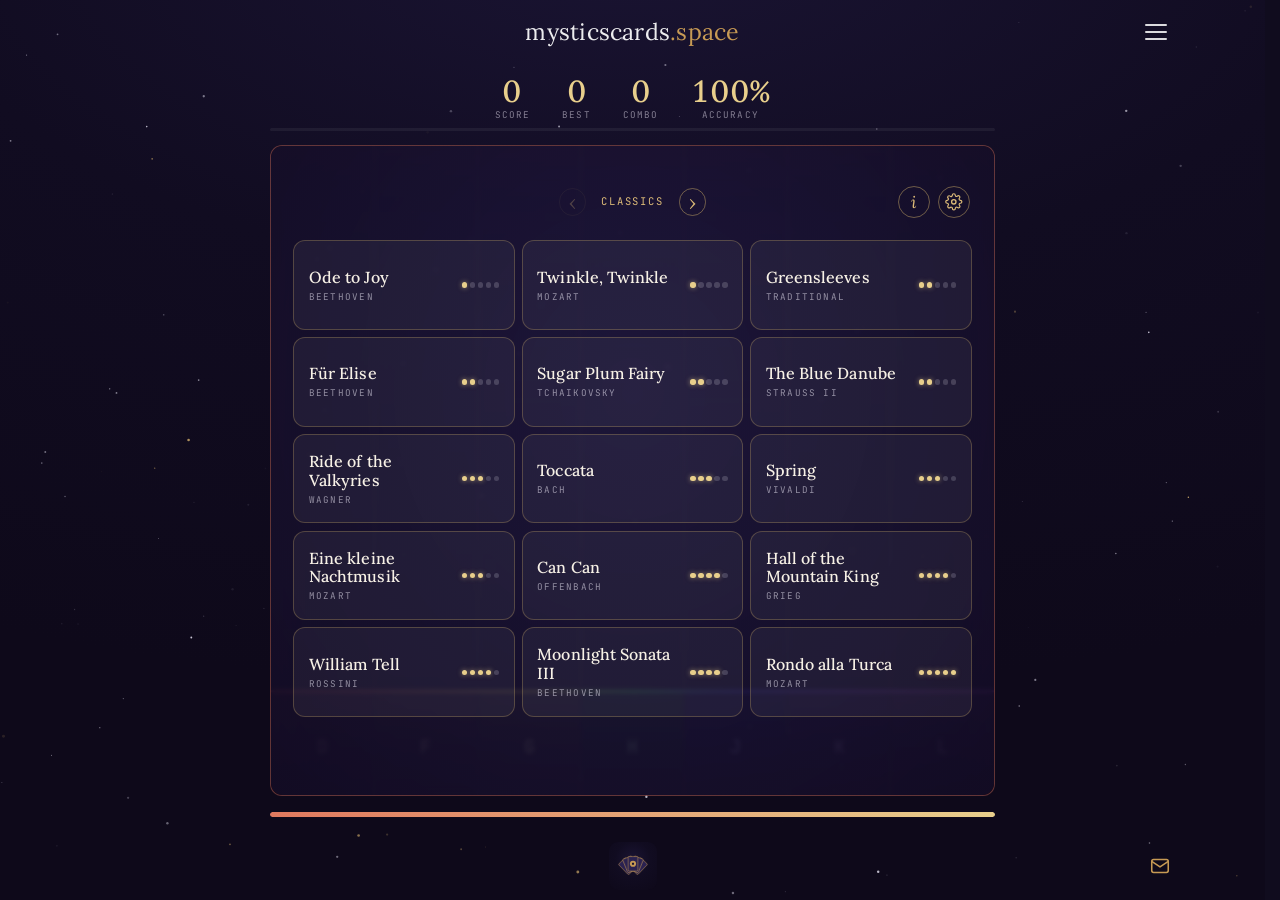
<file: celestialkeys.html>
<!DOCTYPE html>
<html lang="en-GB">
<head>
<meta charset="UTF-8">
<!-- Zoom stays enabled (WCAG 1.4.4) — accidental pinch/double-tap zoom during
     play is already prevented by touch-action:none on the game canvas. -->
<meta name="viewport" content="width=device-width, initial-scale=1.0">
<title>Celestial Keys — mysticscards.space</title>
<link rel="preconnect" href="https://fonts.googleapis.com">
<link rel="preconnect" href="https://fonts.gstatic.com" crossorigin>
<link href="https://fonts.googleapis.com/css2?family=Lora:ital,wght@0,400;0,500;0,600;0,700;1,400;1,500&family=Inter:wght@400;500;600&family=JetBrains+Mono:wght@400;500&display=swap" rel="stylesheet">
<link rel="icon" href="favicon.ico" sizes="any">
<link rel="icon" href="assets/favicon.svg" type="image/svg+xml">
<link rel="apple-touch-icon" href="assets/apple-touch-icon.png">
<link rel="manifest" href="manifest.webmanifest">
<meta name="theme-color" content="#100c1e">
<meta name="description" content="A falling-tiles rhythm game — catch the notes as they descend and play the music of the spheres.">
<meta property="og:type" content="website">
<meta property="og:site_name" content="mysticscards.space">
<meta property="og:title" content="Celestial Keys">
<meta property="og:description" content="A falling-tiles rhythm game — catch the notes as they descend and play the music of the spheres.">
<meta property="og:url" content="https://mysticscards.space/celestialkeys.html">
<meta property="og:image" content="https://mysticscards.space/assets/og-image.png">
<meta name="twitter:card" content="summary">
<link rel="canonical" href="https://mysticscards.space/celestialkeys.html">
<meta name="version" content="2.4">
<link rel="stylesheet" href="css/site.css">
<link rel="stylesheet" href="css/celestialkeys.css" />
</head>
<body class="starry">
<script src="js/site.js"></script>

<!-- Ambient starfield (fixed, behind all content) — shared with the site -->
<canvas class="stars-bg" aria-hidden="true"></canvas>
<script src="js/stars.js"></script>

<main class="game-dark">
  <div class="game-inner">

    <h1 class="vh">Celestial Keys</h1>

    <div class="hud" aria-hidden="true">
      <div class="cell"><span class="num" id="scoreVal">0</span><span class="lbl">Score</span></div>
      <div class="cell"><span class="num" id="bestVal">0</span><span class="lbl">Best</span></div>
      <div class="cell"><span class="num" id="comboVal">0</span><span class="lbl">Combo</span></div>
      <div class="cell"><span class="num" id="accVal">100%</span><span class="lbl">Accuracy</span></div>
      <div class="cell suit-cell" id="suitCell" style="display:none">
        <span class="suits" id="suitPips"><i>·</i><i>·</i><i>·</i><i>·</i></span>
        <span class="lbl">Suits — press key</span>
      </div>
    </div>

    <!-- Song progress (top): slim violet strip that fills as gameTime / songLen
         advances. Tells the player how far through the current melody they are. -->
    <div class="progress-wrap" aria-hidden="true">
      <div class="progress"><div class="fill" id="progressFill"></div></div>
    </div>

    <div class="stage-wrap">
      <div class="stage">
        <!-- Treble-staff overlay: lives BEHIND the falling tiles. Notes scroll
             right-to-left with a fixed "now" line on the left; lines + clef + key
             sig sit in the top quarter so tiles fall through them on the way to the
             strike line. Semi-transparent — tiles always take visual precedence. -->
        <canvas id="staff" class="staff-overlay" aria-hidden="true"></canvas>
        <canvas id="board" aria-label="Falling-notes play field"></canvas>

        <!-- Start / song-select menu. Top bar carries the page nav (Classics ⇄
             Originals) centred, with Info + Settings buttons to the right. Both
             open as in-box panels (no separate modal); the song grid (one flat
             list per page, sorted by each song's 1-5 difficulty rating) fills
             the rest. -->
        <div class="overlay" id="menu">

          <div class="menu-bar">
            <span class="bar-side bar-left" aria-hidden="true"></span>
            <div class="page-nav" id="pageNav" role="group" aria-label="Melody pages">
              <button class="nav-arrow" id="pagePrev" type="button" aria-label="Previous page">‹</button>
              <span class="page-label" id="pageLabel" aria-live="polite">Classics</span>
              <button class="nav-arrow" id="pageNext" type="button" aria-label="Next page">›</button>
            </div>
            <div class="bar-side bar-right">
              <button class="bar-btn info-btn" id="infoBtn" type="button"
                      aria-label="How to play" aria-expanded="false" aria-controls="infoPanel"
                      title="How to play">i</button>
              <button class="bar-btn settings-cog" id="settingsBtn" type="button"
                      aria-label="Settings" aria-expanded="false" aria-controls="settingsPanel">
                <svg viewBox="0 0 24 24" aria-hidden="true">
                  <circle cx="12" cy="12" r="3" fill="none" stroke="currentColor" stroke-width="1.8"/>
                  <path d="M19.4 15a1.65 1.65 0 0 0 .33 1.82l.06.06a2 2 0 1 1-2.83 2.83l-.06-.06a1.65 1.65 0 0 0-1.82-.33 1.65 1.65 0 0 0-1 1.51V21a2 2 0 1 1-4 0v-.09A1.65 1.65 0 0 0 9 19.4a1.65 1.65 0 0 0-1.82.33l-.06.06a2 2 0 1 1-2.83-2.83l.06-.06A1.65 1.65 0 0 0 4.6 15a1.65 1.65 0 0 0-1.51-1H3a2 2 0 1 1 0-4h.09A1.65 1.65 0 0 0 4.6 9 1.65 1.65 0 0 0 4.27 7.18l-.06-.06a2 2 0 1 1 2.83-2.83l.06.06A1.65 1.65 0 0 0 9 4.6a1.65 1.65 0 0 0 1-1.51V3a2 2 0 1 1 4 0v.09a1.65 1.65 0 0 0 1 1.51 1.65 1.65 0 0 0 1.82-.33l.06-.06a2 2 0 1 1 2.83 2.83l-.06.06A1.65 1.65 0 0 0 19.4 9a1.65 1.65 0 0 0 1.51 1H21a2 2 0 1 1 0 4h-.09a1.65 1.65 0 0 0-1.51 1z"
                        fill="none" stroke="currentColor" stroke-width="1.6" stroke-linejoin="round"/>
                </svg>
              </button>
            </div>
          </div>

          <!-- Settings panel: hidden by default; opens via the cog (top bar). -->
          <div class="settings-panel hidden" id="settingsPanel" role="dialog"
               aria-modal="false" aria-labelledby="settingsTitle">
            <div class="settings-head">
              <h3 id="settingsTitle">Settings</h3>
              <button class="settings-close" id="settingsCloseBtn" type="button" aria-label="Close settings">✕</button>
            </div>

            <div class="opt-row opt-row--keys">
              <span class="seg-label">Keys</span>
              <div class="seg" id="keysSeg" role="group" aria-label="Number of keys">
                <button class="pick" data-lanes="0">4</button>
                <button class="pick" data-lanes="1">5</button>
                <button class="pick" data-lanes="2">6</button>
                <button class="pick" data-lanes="3" aria-pressed="true">7</button>
              </div>
            </div>
            <div class="opt-row" id="layoutRow">
              <span class="seg-label">Layout</span>
              <div class="seg" id="layoutSeg" role="group" aria-label="Key layout"></div>
            </div>
            <div class="opt-row opt-row--speed">
              <span class="seg-label">Speed</span>
              <div class="seg" id="diffSeg" role="group" aria-label="Speed">
                <button class="pick" data-diff="0">Gentle</button>
                <button class="pick" data-diff="1" aria-pressed="true">Steady</button>
                <button class="pick" data-diff="2">Swift</button>
              </div>
            </div>

            <div class="settings-divider" aria-hidden="true"></div>

            <div class="opt-row opt-row--joker">
              <span class="seg-label">Joker</span>
              <button class="joker-toggle" id="jokerBtn" type="button" aria-pressed="false"
                      aria-label="Joker — turn on suit power-ups (combo banks ♥♦♣♠, Space spends one)"
                      title="Joker — suit power-ups">
                <img src="assets/cards/JOKER.webp" alt="" class="joker-card">
              </button>
            </div>

            <!-- Secret: hidden until any song is 3-starred (see updateSnakeUnlock
                 in js/celestialkeys.js). Links straight to the real game. -->
            <div class="opt-row opt-row--snake" id="snakeRow" style="display:none">
              <span class="seg-label">Secret</span>
              <a class="snake-toggle" id="snakeBtn" href="ouroboros.html"
                 aria-label="Ouroboros — unlocked by earning three stars on any song"
                 title="Ouroboros — a snake game through the twelve zodiac spheres">
                <svg viewBox="0 0 24 24" aria-hidden="true">
                  <path d="M12 4a8 8 0 1 0 6.93 4" fill="none" stroke="currentColor"
                        stroke-width="1.8" stroke-linecap="round"/>
                  <path d="M18.93 8 20.3 6.4 16.9 6.9Z" fill="currentColor"/>
                </svg>
                Ouroboros
              </a>
            </div>
          </div>

          <!-- How-to-play panel: hidden by default; opens via the info button.
               Same in-box chrome as Settings. -->
          <div class="settings-panel info-panel hidden" id="infoPanel" role="dialog"
               aria-modal="false" aria-labelledby="infoTitle">
            <div class="settings-head">
              <h3 id="infoTitle">How to play</h3>
              <button class="settings-close" id="infoCloseBtn" type="button" aria-label="Close">✕</button>
            </div>
            <p>Notes of a melody fall down a row of <b>lanes</b>. Strike each note the
              moment its tile crosses the gold line at the bottom.</p>
            <p><b>On a keyboard</b> the lanes map left-to-right to home-row keys. Pick
              <b>4–7 keys</b> in Settings (fewer is easier); <b>Layout</b> shows which
              keys, and <b>Speed</b> is separate. <b>On a touchscreen</b>, tap the lane.</p>
            <p>A <b>Perfect</b> (dead on the line) beats a <b>Good</b>. Consecutive hits
              build a <b>combo</b> that multiplies your score. Miss, or hit an empty lane,
              and the combo breaks — miss too many and the light fades.</p>
            <p><b>Held notes glow</b> at the line — keep tapping that key while the tail
              falls to <b>whammy</b> it for bonus points <i>and a small health trickle</i>
              (it never breaks your combo).</p>
            <p>Each song shows a <b>1–5 difficulty rating</b> as a row of gold pips, sorted
              easiest to hardest; the top arrows flip between <b>Classics</b> and
              <b>Originals</b> (✦). <span class="kbd">Esc</span> pauses. In <b>Joker</b> mode
              a banked suit (♥♦♣♠) lights on a lane key — press it in a gap to spend its power.</p>
          </div>

          <div class="song-list" id="songList" role="list" aria-label="Choose a melody"></div>
        </div>

        <!-- Pause -->
        <div class="overlay hidden" id="pauseScreen">
          <span class="glyph">❚❚</span>
          <h2>Paused</h2>
          <div class="row">
            <button class="btn primary" id="resumeBtn">Resume</button>
            <button class="btn" id="quitBtn">Quit</button>
          </div>
          <p class="note">Press <span class="kbd">Esc</span> or <span class="kbd">Space</span> to resume.</p>
        </div>

        <!-- End (win or fail) -->
        <div class="overlay hidden" id="endScreen">
          <div class="end-song" id="endSong"></div>
          <div class="stars" id="endStars"></div>
          <h2 id="endTitle">Complete</h2>
          <p class="stat-line" id="endStats"></p>
          <div class="row">
            <button class="btn primary" id="againBtn">Play again</button>
            <button class="btn" id="menuBtn">Choose melody</button>
          </div>
          <button class="btn share" id="shareBtn" type="button" aria-label="Share your score">
            <svg viewBox="0 0 24 24" aria-hidden="true" stroke-width="2" stroke-linecap="round" stroke-linejoin="round"><path d="M4 12v7a1 1 0 0 0 1 1h14a1 1 0 0 0 1-1v-7"/><path d="M12 15V3"/><path d="m8 7 4-4 4 4"/></svg>
            Share score
          </button>
          <div class="share-status" id="shareStatus" role="status" aria-live="polite"></div>
        </div>
      </div>
    </div>

    <!-- Health bar lives BELOW the stage so it sits near the strike line —
         miss feedback ends up close to where the misses happen. -->
    <div class="health-wrap" aria-hidden="true">
      <div class="health"><div class="fill" id="healthFill"></div></div>
    </div>

  </div>
</main>

<p class="visually-hidden" aria-live="polite" id="srStatus"></p>

<script src="js/celestialkeys.js"></script>
<footer class="site-footer"><div class="sf-inner"></div></footer>
</body>
</html>
</file>
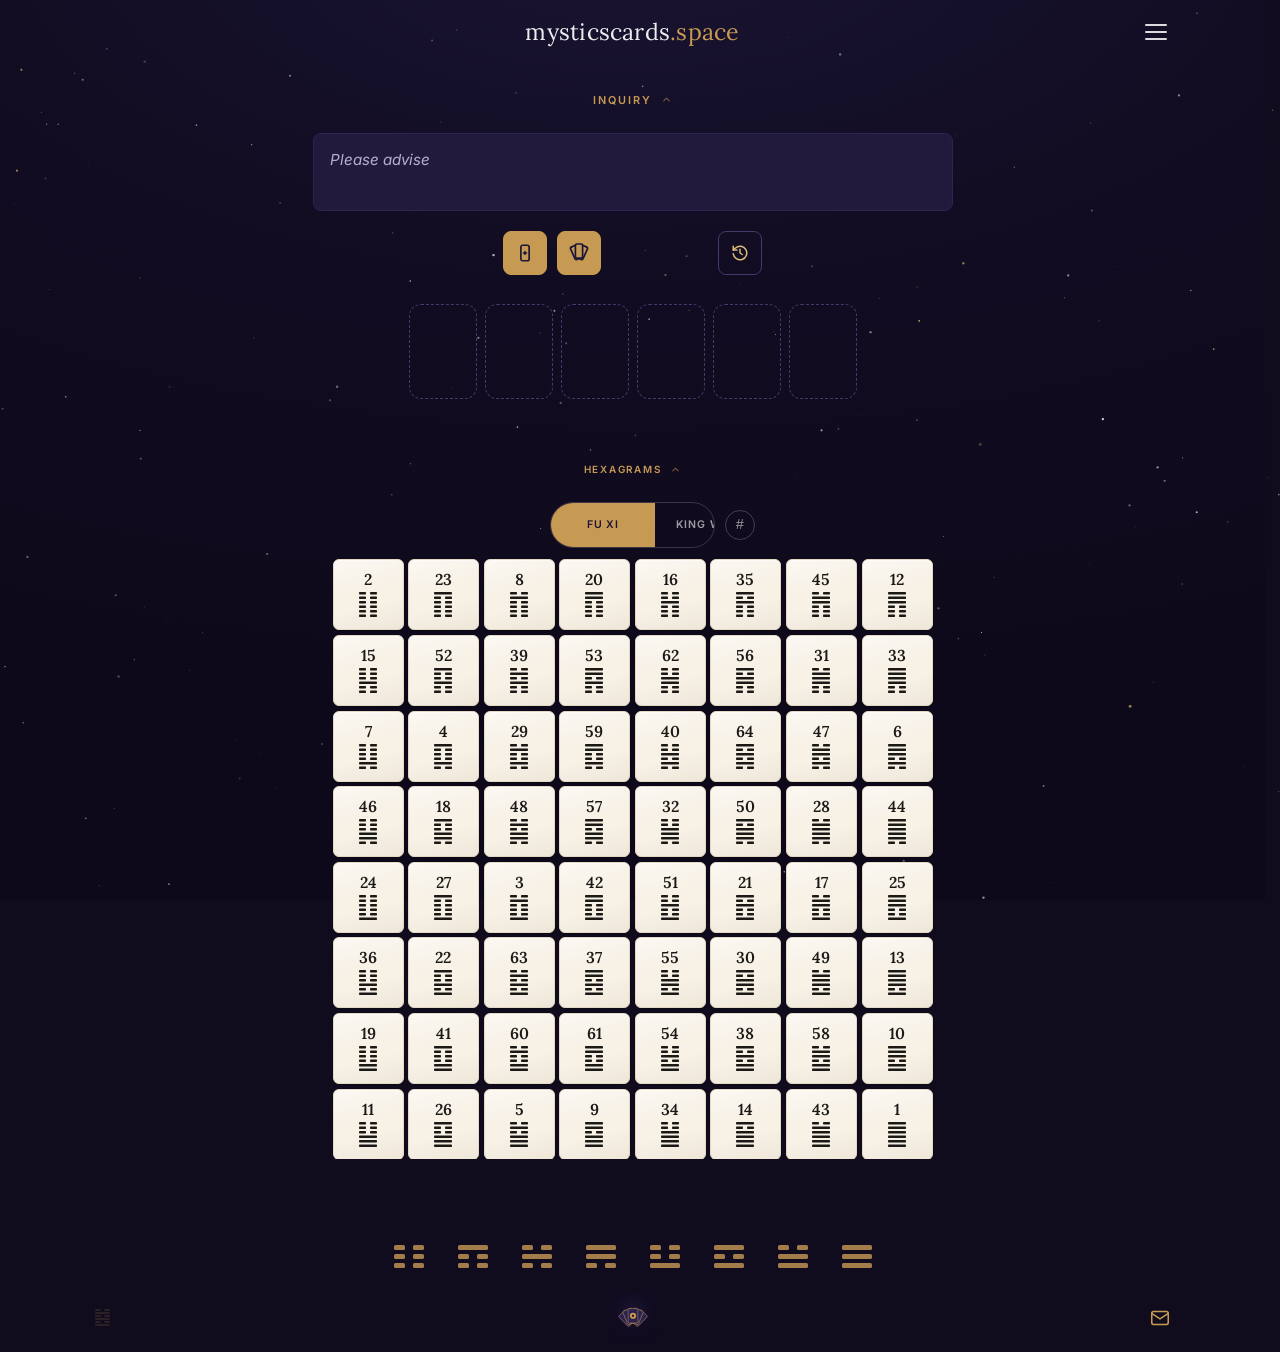
<file: iching.html>
<!DOCTYPE html>
<html lang="en">
<head>
  <meta charset="UTF-8" />
  <meta name="viewport" content="width=device-width, initial-scale=1.0" />
  <title>I Ching Oracle — mysticscards.space</title>
  <link rel="preconnect" href="https://fonts.googleapis.com" />
  <link rel="preconnect" href="https://fonts.gstatic.com" crossorigin />
  <link href="https://fonts.googleapis.com/css2?family=Inter:wght@300;400;500;600&family=Lora:ital,wght@0,400;0,500;0,600;0,700;1,400;1,500&display=swap" rel="stylesheet" />
  <link rel="icon" href="favicon.ico" sizes="any" />
  <link rel="icon" href="assets/favicon.svg" type="image/svg+xml" />
  <link rel="apple-touch-icon" href="assets/apple-touch-icon.png" />
  <link rel="manifest" href="manifest.webmanifest" />
  <meta name="theme-color" content="#100c1e" />
  <meta name="description" content="Cast an I Ching reading with playing cards and explore all 64 hexagrams with original oracle interpretations." />
  <meta property="og:type" content="website" />
  <meta property="og:site_name" content="mysticscards.space" />
  <meta property="og:title" content="I Ching Oracle" />
  <meta property="og:description" content="Cast an I Ching reading with playing cards and explore all 64 hexagrams with original oracle interpretations." />
  <meta property="og:url" content="https://mysticscards.space/iching.html" />
  <meta property="og:image" content="https://mysticscards.space/assets/og-image.png" />
  <meta name="twitter:card" content="summary" />
  <meta name="version" content="1.16" />
  <link rel="canonical" href="https://mysticscards.space/iching.html" />
  <link rel="stylesheet" href="css/site.css" />
  <link rel="stylesheet" href="css/iching.css" />
</head>
<body class="starry">
<canvas class="stars-bg" aria-hidden="true"></canvas>
<script src="js/stars.js"></script>
<script src="js/site.js"></script>

<main>
<h1 class="vh">I Ching Oracle</h1>

<div class="page-content page-section" style="max-width: var(--max-w); padding: 0 2rem 0">

<!-- ── Oracle ── -->
<section class="oracle page-section section-open" id="oracle" style="margin: 0">
  <button class="section-toggle" type="button"
          aria-expanded="true" aria-controls="oracleBody"
          onclick="toggleSection('oracle')">
    <span class="section-label">Inquiry</span>
    <svg class="section-chev" viewBox="0 0 24 24" fill="none" stroke="currentColor" stroke-width="2.4" stroke-linecap="round" stroke-linejoin="round" aria-hidden="true"><polyline points="6 9 12 15 18 9"/></svg>
  </button>
  <div class="section-bodywrap">
    <div class="section-bodymin" id="oracleBody">
  <div class="inquiry-top">
    <div class="inquiry-wrap">
      <div class="question-wrap">
        <textarea class="question-input" id="questionInput" rows="2"
          aria-label="Your question for the oracle" placeholder="Please advise"></textarea>
        <div class="cast-actions">
          <span class="cast-ctl"><button class="cast-btn cast-btn-icon" id="castOneBtn" title="Cast a line" aria-label="Cast a line"><svg width="22" height="22" viewBox="0 0 24 24" fill="none" stroke="currentColor" stroke-width="1.8" stroke-linejoin="round" style="display:block;pointer-events:none"><rect x="7.5" y="3.5" width="9" height="17" rx="2"/><path class="cast-spark" d="M12 9.2 Q12.7 11.3 14.8 12 Q12.7 12.7 12 14.8 Q11.3 12.7 9.2 12 Q11.3 11.3 12 9.2 Z" fill="currentColor" stroke="none"/></svg></button></span>
          <span class="cast-ctl"><button class="cast-btn cast-btn-icon" id="castAllBtn" title="Cast all six lines" aria-label="Cast all six lines"><svg width="24" height="24" viewBox="0 0 24 24" fill="none" stroke="currentColor" stroke-width="1.7" stroke-linejoin="round" style="display:block;pointer-events:none"><g transform="translate(12 18)"><rect x="-3.6" y="-14" width="7.2" height="13.5" rx="1.4" transform="rotate(-24)"/><rect x="-3.6" y="-14" width="7.2" height="13.5" rx="1.4" transform="rotate(24)"/><rect x="-3.6" y="-15" width="7.2" height="14" rx="1.4" fill="var(--gold)"/></g></svg></button></span>
          <button class="cast-btn cast-btn-alt cast-btn-icon" id="saveReadingBtn" style="visibility:hidden;" title="Save reading"><svg xmlns="http://www.w3.org/2000/svg" width="16" height="16" viewBox="0 0 16 16" style="display:block;pointer-events:none"><path fill="currentColor" fill-rule="evenodd" d="M1 1H10L14 5V15H1ZM3 2H8V6.5H3ZM3 10.5H13V14H3Z"/></svg></button>
          <button class="cast-btn cast-btn-alt cast-btn-icon" id="shareBtn" style="visibility:hidden;" title="Copy link to this reading"><svg xmlns="http://www.w3.org/2000/svg" width="16" height="16" viewBox="0 0 24 24" fill="none" stroke="currentColor" stroke-width="2" stroke-linecap="round" stroke-linejoin="round" style="display:block;pointer-events:none"><path d="M10 13a5 5 0 0 0 7.54.54l3-3a5 5 0 0 0-7.07-7.07l-1.72 1.71"/><path d="M14 11a5 5 0 0 0-7.54-.54l-3 3a5 5 0 0 0 7.07 7.07l1.71-1.71"/></svg></button>
          <div class="hist-wrap">
            <button class="cast-btn cast-btn-alt cast-btn-icon" id="historyBtn" title="Past readings" aria-label="Past readings"><svg width="18" height="18" viewBox="0 0 24 24" fill="none" stroke="currentColor" stroke-width="2" stroke-linecap="round" stroke-linejoin="round" style="display:block;pointer-events:none"><path d="M3 3v5h5"/><path d="M3.05 13A9 9 0 1 0 6 5.3L3 8"/><path d="M12 7v5l3 2"/></svg></button>
            <div class="hist-panel" id="histPanel"></div>
          </div>
        </div>
      </div>
    </div>
  </div>

  <div class="asked" id="askedLine" style="display:none"></div>

  <div class="cast-stage">
    <div class="cards-row" id="cardsRow"></div>

    <div class="pull-banner" id="pullBanner" style="display:none"></div>

    <div class="cast-figs" id="resultWrap" style="display:none">
      <div class="fig-col">
        <div class="hex-result" id="hexPrimary" title="Show the Cast hexagram"></div>
        <span class="fig-label">Cast</span>
      </div>
      <div class="fig-col" id="changingCol" style="display:none">
        <div class="hex-result hex-tile hex-changing" id="hexChanging" title="Show the changing lines"></div>
        <span class="fig-label">Changing</span>
      </div>
      <div class="fig-col" id="becomesCol" style="display:none">
        <div class="hex-result" id="hexSecondary" title="Show the Becomes hexagram"></div>
        <span class="fig-label">Becomes</span>
      </div>
    </div>

  </div>

  <div class="oracle-text-placeholder" id="oracleText"></div>
  <div class="governing-line" id="governingLine"></div>
    </div><!-- /.section-bodymin -->
  </div><!-- /.section-bodywrap -->
</section>

</div><!-- /.page-content -->

<!-- ── Reference grid (full-bleed) ── -->
<section class="hex-ref-wrap page-section section-open" id="hexagrams">
  <button class="section-toggle" type="button"
          aria-expanded="true" aria-controls="hexagramsBody"
          onclick="toggleSection('hexagrams')">
    <span class="hex-ref-label">Hexagrams</span>
    <svg class="section-chev" viewBox="0 0 24 24" fill="none" stroke="currentColor" stroke-width="2.4" stroke-linecap="round" stroke-linejoin="round" aria-hidden="true"><polyline points="6 9 12 15 18 9"/></svg>
  </button>
  <div class="section-bodywrap">
    <div class="section-bodymin" id="hexagramsBody">
  <div class="hex-ref-panel">
    <div class="hex-ref-header">
      <div class="hex-ref-controls">
        <div class="hex-ref-toggle" id="seqToggle">
          <button data-seq="fuxi" class="active">Fu Xi</button>
          <button data-seq="kingwen">King Wen</button>
        </div>
        <button class="hex-ref-codes" id="codesToggle" aria-pressed="false" aria-label="Show 0–63 and binary values" title="Show 0–63 and binary">#</button>
      </div>
    </div>
    <div class="hex-ref-grid open" id="hex-grid"></div>
  </div>
    </div><!-- /.section-bodymin -->
  </div><!-- /.section-bodywrap -->
</section>

<!-- ── Trigrams (the eight building blocks) — reference row, no heading.
     Moved to the FOOT of the page 2026-07-06 (was the first thing in <main>) —
     casting comes first now; the trigram-row IIFE in js/iching.js only needs
     #trigram-row to exist by the time it runs. Markup/IDs untouched. ── -->
<div class="page-content page-section" id="trigrams" style="max-width: var(--max-w); padding: 1.6rem 2rem .15rem">
  <div class="tg-pop" id="tgPop">
    <div class="gua-row" id="trigram-row" style="--yang: var(--gold); margin: 0; justify-content: center; align-items: center;"></div>
    <div class="tg-detailwrap"><div class="tg-detailmin">
      <div class="tg-detail" id="tgDetail" aria-live="polite">
        <button class="tg-nav" id="tgPrev" type="button" aria-label="Previous trigram">‹</button>
        <div class="tg-card">
          <div class="tg-head">
            <div class="tg-fig" id="tgFig"></div>
            <div>
              <div class="tg-name" id="tgName"></div>
              <div class="tg-sub" id="tgSub"></div>
            </div>
          </div>
          <p class="tg-line" id="tgLine"></p>
          <dl class="tg-attrs" id="tgAttrs"></dl>
          <p class="tg-para" id="tgPara"></p>
        </div>
        <button class="tg-nav" id="tgNext" type="button" aria-label="Next trigram">›</button>
      </div>
    </div></div>
  </div>
</div>

<!-- ── Seed Oracle (placeholder — built out from the footer Seed Oracle mark) ──
     Hidden until it has content: shipping a visible section header that unfurls
     to nothing reads as broken. Restore the markup below (unchanged) when the
     Seed Oracle actually folds into this page; until then it stays reachable
     via the footer hexagram mark → seedoracle.html.
<div class="page-content page-section section-open" id="seedoracle" style="max-width: var(--max-w); padding: 0 2rem 1.9rem">
  <button class="section-toggle" type="button"
          aria-expanded="true" aria-controls="seedoracleBody"
          onclick="toggleSection('seedoracle')">
    <span class="section-label">Seed Oracle</span>
    <svg class="section-chev" viewBox="0 0 24 24" fill="none" stroke="currentColor" stroke-width="2.4" stroke-linecap="round" stroke-linejoin="round" aria-hidden="true"><polyline points="6 9 12 15 18 9"/></svg>
  </button>
  <div class="section-bodywrap">
    <div class="section-bodymin" id="seedoracleBody">
    </div>
  </div>
</div>
-->


<!-- ── Hexagram popup ── -->
<div class="hx-overlay" id="hxOverlay">
  <div class="hx-popup" id="hxPopup" role="dialog" aria-modal="true" aria-labelledby="hxName" tabindex="-1">
    <button class="hx-close" id="hxClose" aria-label="Close">✕</button>
    <button class="hx-nav hx-prev" id="hxPrev" aria-label="Previous hexagram">‹</button>
    <button class="hx-nav hx-next" id="hxNext" aria-label="Next hexagram">›</button>
    <div class="hx-header">
      <div class="hx-fig">
        <div class="hx-fig-svg" id="hxFig"></div>
        <div class="hx-fig-num" id="hxFigNum"></div>
      </div>
      <div class="hx-id">
        <div class="hx-kw" id="hxKw"></div>
        <div class="hx-name" id="hxName"></div>
        <div class="hx-trig" id="hxTrig"></div>
      </div>
    </div>
    <div class="hx-image" id="hxImage"></div>
    <div class="hx-body" id="hxContent" tabindex="0"></div>
  </div>
</div>

<!-- Shared card data + popup logic -->
<script src="js/cardsdata.js"></script>
<script src="js/richmonddata.js"></script>
<!-- 64 hexagram oracle answers (Sage voice) -->
<script src="js/ichingdata.js"></script>
<!-- 384 moving-line texts (Sage voice) -->
<script src="js/linedata.js"></script>

<!-- ═══════════════════════════════════════════════════════
     JAVASCRIPT — render hexagrams
════════════════════════════════════════════════════════ -->


</main>
<footer class="site-footer"><div class="sf-inner"></div></footer>

<script src="js/iching.js"></script>
</body>
</html>
</file>
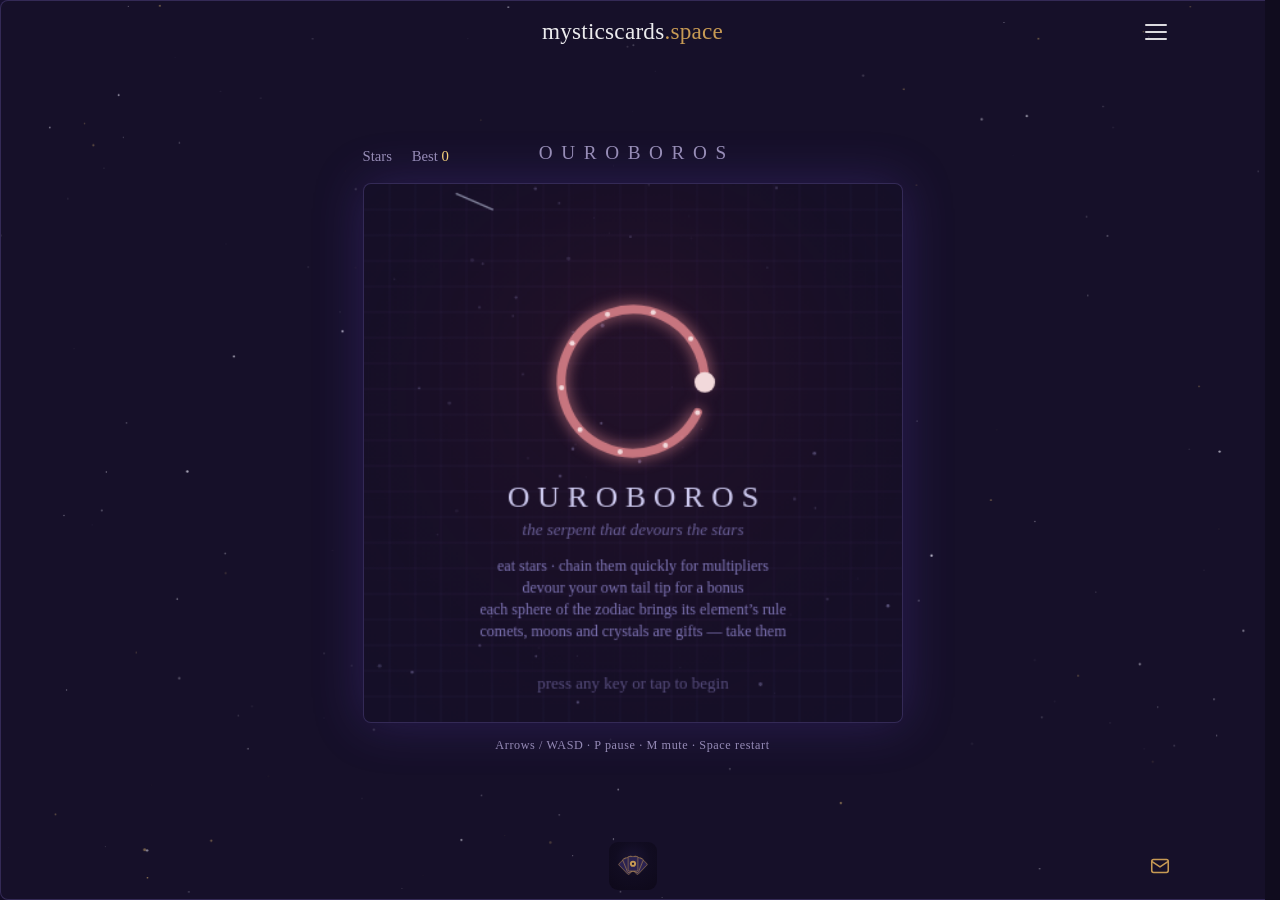
<file: ouroboros.html>
<!DOCTYPE html>
<html lang="en">
<head>
<meta charset="UTF-8">
<!-- Zoom stays enabled (WCAG 1.4.4) — accidental pinch/double-tap zoom during
     play is already prevented by touch-action:none on the board. -->
<meta name="viewport" content="width=device-width, initial-scale=1.0">
<title>Ouroboros — mysticscards.space</title>
<link rel="icon" href="favicon.ico" sizes="any">
<link rel="icon" href="assets/favicon.svg" type="image/svg+xml">
<link rel="apple-touch-icon" href="assets/apple-touch-icon.png">
<link rel="manifest" href="manifest.webmanifest">
<meta name="theme-color" content="#100c1e">
<meta name="description" content="Guide a cosmic snake through the twelve zodiac spheres.">
<meta name="page-title" content="Ouroboros">
<meta property="og:type" content="website">
<meta property="og:site_name" content="mysticscards.space">
<meta property="og:title" content="Ouroboros">
<meta property="og:description" content="Guide a cosmic snake through the twelve zodiac spheres.">
<meta property="og:url" content="https://mysticscards.space/ouroboros.html">
<meta property="og:image" content="https://mysticscards.space/assets/og-image.png">
<meta name="twitter:card" content="summary">
<link rel="canonical" href="https://mysticscards.space/ouroboros.html">
<meta name="version" content="1.8">
<link rel="stylesheet" href="css/site.css">
<link rel="stylesheet" href="css/ouroboros.css">
</head>
<body class="starry">
<script src="js/site.js"></script>
<canvas class="stars-bg" aria-hidden="true"></canvas>
<script src="js/stars.js"></script>
<main id="main">
<div class="hud">
  <div class="hud-left">
    <span>Stars <b id="score">0</b></span>
    <span>Best <b id="best">0</b></span>
  </div>
  <h1>Ouroboros</h1>
  <span id="sphere">&nbsp;</span>
</div>
<div class="board">
  <canvas id="game" width="420" height="420"></canvas>
  <button class="share-btn" id="shareBtn" type="button" aria-label="Share your best score">
    <svg viewBox="0 0 24 24" aria-hidden="true" stroke-width="2" stroke-linecap="round" stroke-linejoin="round"><path d="M4 12v7a1 1 0 0 0 1 1h14a1 1 0 0 0 1-1v-7"/><path d="M12 15V3"/><path d="m8 7 4-4 4 4"/></svg>
    Share best score
  </button>
  <div class="share-status" id="shareStatus" role="status" aria-live="polite"></div>
</div>
<div class="hint">Arrows / WASD &middot; P pause &middot; M mute &middot; Space restart</div>
<div class="pad">
  <span></span><button data-dir="up" aria-label="Move up">&#9650;</button><span></span>
  <button data-dir="left" aria-label="Move left">&#9664;</button><button data-dir="down" aria-label="Move down">&#9660;</button><button data-dir="right" aria-label="Move right">&#9654;</button>
</div>
</main>
<footer class="site-footer"><div class="sf-inner"></div></footer>
<script src="js/ouroboros.js"></script>
</body>
</html>
</file>
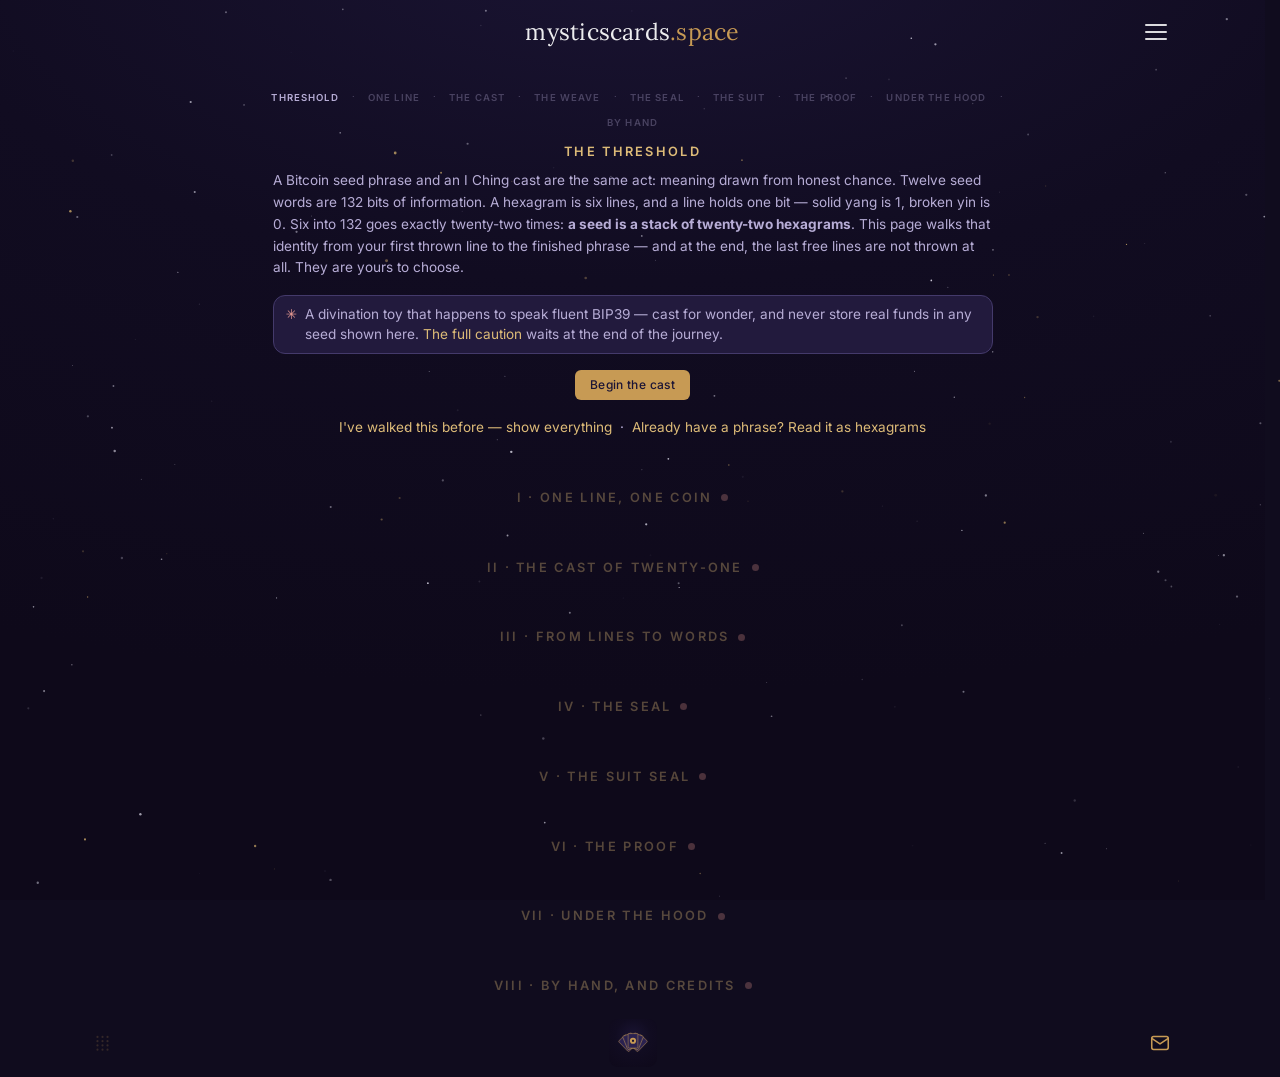
<file: seedoracle.html>
<!DOCTYPE html>
<html lang="en">
<head>
  <meta charset="UTF-8" />
  <meta name="viewport" content="width=device-width, initial-scale=1.0" />
  <title>Seed Oracle — BIP39 × I Ching — mysticscards.space</title>
  <meta name="description" content="A guided divination curiosity: cast I Ching hexagrams line by line until they become a BIP39 seed phrase — and understand the checksum seal on the way. For wonder, not for storing real funds." />
  <meta property="og:type" content="website" />
  <meta property="og:site_name" content="mysticscards.space" />
  <meta property="og:title" content="Seed Oracle — BIP39 × I Ching" />
  <meta property="og:description" content="A guided divination curiosity: cast hexagrams until they become a seed phrase — and understand the checksum seal on the way. For wonder, not for storing real funds." />
  <meta property="og:url" content="https://mysticscards.space/seedoracle.html" />
  <meta property="og:image" content="https://mysticscards.space/assets/og-image.png" />
  <meta name="twitter:card" content="summary" />
  <meta name="version" content="2.0" />
  <link rel="canonical" href="https://mysticscards.space/seedoracle.html" />
  <link rel="icon" href="favicon.ico" sizes="any" />
  <link rel="icon" href="assets/favicon.svg" type="image/svg+xml" />
  <link rel="apple-touch-icon" href="assets/apple-touch-icon.png" />
  <link rel="manifest" href="manifest.webmanifest" />
  <meta name="theme-color" content="#100c1e" />
  <link rel="preconnect" href="https://fonts.googleapis.com" />
  <link rel="preconnect" href="https://fonts.gstatic.com" crossorigin />
  <link href="https://fonts.googleapis.com/css2?family=Lora:ital,wght@0,400;0,500;0,600;0,700;1,400;1,500&family=Inter:wght@300;400;500;600&display=swap" rel="stylesheet" />
  <link rel="stylesheet" href="css/site.css" />
  <link rel="stylesheet" href="css/seedoracle.css" />
</head>
<body class="starry so-ctx">
<canvas class="stars-bg" aria-hidden="true"></canvas>
<script src="js/site.js"></script>

<!-- One .page-content wrapper + one <main>: every .page-section is a sibling,
     so the shared --section-gap rule owns the vertical rhythm. The page is a
     GATED JOURNEY: chapters carry data-level (the unlock tier they belong to)
     and js/seedoracle.js locks/unlocks them as the visitor casts. -->
<div class="page-content">

  <main id="main">
    <h1 class="vh">Seed Oracle — a guided journey from I Ching hexagrams to a BIP39 seed phrase</h1>

    <!-- announces chapter unlocks to screen readers -->
    <div class="vh" aria-live="polite" id="soAnnounce"></div>

    <!-- ── The journey rail — the shape of the whole path, lit as you walk it ── -->
    <nav class="so-rail" id="soRail" aria-label="The journey"></nav>

    <!-- ══ 0 · The Threshold — always open ══ -->
    <section class="page-section so-chapter" id="threshold" data-level="0">
      <span class="section-label">The Threshold</span>
      <div class="narrow">
        <p class="so-note so-lede">A Bitcoin seed phrase and an I&nbsp;Ching cast are the same act:
        meaning drawn from honest chance. Twelve seed words are 132 bits of information. A hexagram
        is six lines, and a line holds one bit — solid yang is 1, broken yin is 0. Six into 132 goes
        exactly twenty-two times: <strong>a seed is a stack of twenty-two hexagrams</strong>. This
        page walks that identity from your first thrown line to the finished phrase — and at the end,
        the last free lines are not thrown at all. They are yours to choose.</p>

        <aside class="so-topnote" role="note">
          <span class="so-topnote-mark" aria-hidden="true">✳</span>
          <span>A divination toy that happens to speak fluent BIP39 — cast for wonder, and never
          store real funds in any seed shown here. <a href="#learn" id="soCaveatLink">The full
          caution</a> waits at the end of the journey.</span>
        </aside>

        <div class="so-actions">
          <button class="btn btn--gold" id="soBegin" type="button">Begin the cast</button>
        </div>
        <p class="so-skips">
          <button class="so-quiet" id="soSkip" type="button">I've walked this before — show everything</button>
          <span aria-hidden="true">·</span>
          <button class="so-quiet" id="soHavePhrase" type="button">Already have a phrase? Read it as hexagrams</button>
        </p>
      </div>
    </section>

    <!-- ══ I · One line, one coin — gate: Begin ══ -->
    <section class="page-section so-chapter" id="firstline" data-level="1">
      <button class="section-toggle" type="button"
              aria-expanded="false" aria-controls="firstlineBody"
              onclick="toggleSection('firstline')">
        <span class="section-label">I · One line, one coin</span>
        <span class="so-lockdot" aria-hidden="true"></span>
        <svg class="section-chev" viewBox="0 0 24 24" fill="none" stroke="currentColor" stroke-width="2.4" stroke-linecap="round" stroke-linejoin="round" aria-hidden="true"><polyline points="6 9 12 15 18 9"/></svg>
      </button>
      <div class="section-bodywrap">
        <div class="section-bodymin" id="firstlineBody">
          <div class="narrow">
            <p class="so-note">Every oracle starts with a coin. In the machine's tongue, a coin toss
            is one <strong>bit</strong> — the smallest possible fact, a 1 or a 0. In the oracle's
            tongue it is one cast line — solid yang or broken yin. The same event, written in two
            scripts. Six throws build a hexagram, from the bottom line up; which means every hexagram
            <em>is</em> six bits. Throw your first line.</p>

            <div class="so-line-stage">
              <div class="so-line-fig" id="soLineFig" aria-hidden="true"></div>
              <div class="so-line-side">
                <div class="so-line-bits" id="soLineBits" aria-hidden="true"></div>
                <div class="so-geo-stat" id="soLineStat">no lines yet — six to throw</div>
                <div class="so-actions" style="justify-content:flex-start; margin:var(--space-3) 0 0">
                  <button class="btn btn--gold" id="soLineCast" type="button">Cast a line</button>
                </div>
              </div>
            </div>

            <div class="so-line-done" id="soLineDone" hidden>
              <p class="so-note" id="soLineDoneText"></p>
              <div class="so-actions" style="justify-content:flex-start">
                <button class="btn btn--ghost" id="soLineRead" type="button">Read its judgment</button>
                <button class="btn btn--gold" id="soLineNext" type="button">Carry it into the full cast ↓</button>
              </div>
            </div>
          </div>
        </div>
      </div>
    </section>

    <!-- ══ II · The cast of twenty-one — gate: first hexagram complete ══ -->
    <section class="page-section so-chapter" id="mnemonic" data-level="2">
      <button class="section-toggle" type="button"
              aria-expanded="false" aria-controls="mnemonicBody"
              onclick="toggleSection('mnemonic')">
        <span class="section-label">II · The cast of twenty-one</span>
        <span class="so-lockdot" aria-hidden="true"></span>
        <svg class="section-chev" viewBox="0 0 24 24" fill="none" stroke="currentColor" stroke-width="2.4" stroke-linecap="round" stroke-linejoin="round" aria-hidden="true"><polyline points="6 9 12 15 18 9"/></svg>
      </button>
      <div class="section-bodywrap">
        <div class="section-bodymin" id="mnemonicBody">
          <div class="narrow">
            <p class="so-note">One hexagram down. A seed needs to be <strong>unguessable</strong> —
            in the machine's tongue, 128 bits of entropy: 2<sup>128</sup> possibilities, more than
            there are grains of sand if every grain were itself a computer guessing since the
            beginning of time. In the oracle's tongue: the cast must be undirected — a fair coin, an
            open hand; a steered reading reads only you. This page draws its chance from the
            browser's cryptographic well (<span class="so-mono">crypto.getRandomValues</span>) and
            refuses to cast at all if that well is missing.</p>
            <p class="so-note">Cast on — to <strong>twenty-one</strong>. Tap any thrown hexagram to
            re-throw just it. The twenty-second slot stands apart: it will not throw, and the next
            chapters are the reason why.</p>

            <div class="so-geo-stat" id="soHexStat">—</div>
            <div class="so-actions" style="justify-content:flex-start; margin:var(--space-2) 0 0">
              <button class="btn btn--ghost" id="soHexOne" type="button">Cast one</button>
              <button class="btn btn--ghost" id="soHexAll" type="button">Cast the rest</button>
            </div>

            <span class="section-label" style="margin-top:var(--space-5)">The reading</span>
            <div class="so-stack" id="soStack" role="group" aria-label="Hexagram stack — the cast in progress"></div>
          </div>
        </div>
      </div>
    </section>

    <!-- ══ III · From lines to words — the weave — gate: 21 cast ══ -->
    <section class="page-section so-chapter" id="weave" data-level="3">
      <button class="section-toggle" type="button"
              aria-expanded="false" aria-controls="weaveBody"
              onclick="toggleSection('weave')">
        <span class="section-label">III · From lines to words</span>
        <span class="so-lockdot" aria-hidden="true"></span>
        <svg class="section-chev" viewBox="0 0 24 24" fill="none" stroke="currentColor" stroke-width="2.4" stroke-linecap="round" stroke-linejoin="round" aria-hidden="true"><polyline points="6 9 12 15 18 9"/></svg>
      </button>
      <div class="section-bodywrap">
        <div class="section-bodymin" id="weaveBody">
          <div class="narrow">
            <p class="so-note">Words are numbers wearing clothes. The BIP39 word list holds exactly
            2048 words — 2<sup>11</sup> — so every seed word is an eleven-bit number in costume:
            <span class="so-mono">00000000000</span> is <em>abandon</em>,
            <span class="so-mono">11111111111</span> is <em>zoo</em>. Your cast lays bits down six at
            a time; the words take them up eleven at a time. Six against eleven never phases the same
            way twice — that offset is the <strong>weave</strong>, and the ribbon below is your actual
            cast: each band of shading one hexagram's six lines, each group of eleven one word.</p>
            <p class="so-note">Eleven words stand complete. The twelfth is starving — six cells
            short. The missing cells belong to the hexagram that would not throw.</p>
            <div class="so-ribbon" id="soRibbon" aria-label="Your cast, bit by bit, grouped into words"></div>
          </div>
        </div>
      </div>
    </section>

    <!-- ══ IV · The seal — a seed must prove itself — gate: 21 cast ══ -->
    <section class="page-section so-chapter" id="seal" data-level="3">
      <button class="section-toggle" type="button"
              aria-expanded="false" aria-controls="sealBody"
              onclick="toggleSection('seal')">
        <span class="section-label">IV · The seal</span>
        <span class="so-lockdot" aria-hidden="true"></span>
        <svg class="section-chev" viewBox="0 0 24 24" fill="none" stroke="currentColor" stroke-width="2.4" stroke-linecap="round" stroke-linejoin="round" aria-hidden="true"><polyline points="6 9 12 15 18 9"/></svg>
      </button>
      <div class="section-bodywrap">
        <div class="section-bodymin" id="sealBody">
          <div class="narrow">
            <p class="so-note">A seed must prove itself. In the machine's tongue: the final four bits
            of a twelve-word seed are not chosen — they are the <strong>checksum</strong>, the first
            four bits of SHA-256 over the 128 entropy bits. A fingerprint of everything you cast,
            folded into the phrase itself, so that a mistyped or misremembered seed betrays itself:
            change anything, anywhere, and fifteen times out of sixteen the ending no longer matches.
            In the oracle's tongue: the reading must <strong>cohere</strong> — the oracle countersigns
            what chance has written, and a forged or fumbled line will not take the seal.</p>

            <div class="so-ledger" aria-label="The count">
              <span>21 hexagrams · 126 lines</span><span class="so-ledger-op">+</span>
              <span class="so-ledger-free">2 free lines</span><span class="so-ledger-op">=</span>
              <span>128 entropy bits</span><span class="so-ledger-op">+</span>
              <span class="so-ledger-cs">4 seal lines</span><span class="so-ledger-op">=</span>
              <span>132 = 12 × 11</span>
            </div>

            <div class="so-seal-figwrap">
              <div class="so-seal-fig" id="soSealFig" aria-hidden="true"></div>
              <p class="so-note so-seal-figcap" id="soSealFigCap">The twenty-second hexagram: its
              <span class="so-key-cs">top four lines</span> are the seal — the mathematics' hand.
              Its <span class="so-key-free">bottom two</span> are the last free lines. They are
              covered next.</p>
            </div>

            <div class="so-tamper" id="soTamperWrap" hidden>
              <div class="so-actions" style="justify-content:flex-start; margin:var(--space-3) 0 var(--space-2)">
                <button class="btn btn--ghost" id="soTamper" type="button" aria-pressed="false">Test the seal — flip a line</button>
              </div>
              <p class="so-note" id="soTamperNote">Your reading is sealed. Enter the test, tap any
              cell in the ribbon above, and watch the whole seal refuse a single flipped line. Tap
              the cell again — or leave the test — to restore the true cast. Nothing you do here
              touches your committed reading.</p>
              <div class="so-geo-stat" id="soTamperOut" aria-live="polite"></div>
            </div>

            <details class="so-fold so-fold-sec">
              <summary><span>The same seal, in the word tongue</span><svg class="section-chev" viewBox="0 0 24 24" fill="none" stroke="currentColor" stroke-width="2.4" stroke-linecap="round" stroke-linejoin="round" aria-hidden="true"><polyline points="6 9 12 15 18 9"/></svg></summary>
              <p class="so-note">A 12-word seed is not twelve free words — the last word folds the
              checksum in. Bring the first <span id="soFwN">11</span> (your own cast's, or any from
              the word list) and the oracle reveals every final word that coheres — sixteen endings
              exist, exactly one for each pattern the seal can demand. Pick one and it completes the
              phrase.</p>
              <textarea class="so-phrase" id="soFwIn" spellcheck="false" autocomplete="off"
                aria-label="The first words of a seed — all but the final word"
                placeholder="the first words, space-separated"></textarea>
              <div class="so-actions" style="justify-content:flex-start; margin-top:var(--space-2)">
                <button class="btn btn--ghost" id="soFwGo">Reveal the final word</button>
              </div>
              <div class="so-fw-out" id="soFwOut" aria-live="polite"></div>
            </details>
          </div>
        </div>
      </div>
    </section>

    <!-- ══ V · The suit seal — the climax — gate: 21 cast ══ -->
    <section class="page-section so-chapter" id="suitseal" data-level="3">
      <button class="section-toggle" type="button"
              aria-expanded="false" aria-controls="suitsealBody"
              onclick="toggleSection('suitseal')">
        <span class="section-label">V · The suit seal</span>
        <span class="so-lockdot" aria-hidden="true"></span>
        <svg class="section-chev" viewBox="0 0 24 24" fill="none" stroke="currentColor" stroke-width="2.4" stroke-linecap="round" stroke-linejoin="round" aria-hidden="true"><polyline points="6 9 12 15 18 9"/></svg>
      </button>
      <div class="section-bodywrap">
        <div class="section-bodymin" id="suitsealBody">
          <div class="narrow">
            <p class="so-note">Two free lines remain — and two lines can fall four ways. Four is a
            number this site knows well: the four <strong>suits</strong>, the four elements of the
            old tarot correspondence. Read bottom-first: yin·yin is Hearts, yin·yang Clubs,
            yang·yin Diamonds, yang·yang Spades.</p>
            <p class="so-note"><strong>So the last free act of this seed is not a throw. It is a
            choice.</strong> Chance cast the reading; your hand signs it; the mathematics seals it.
            Each suit completes your same twenty-one hexagrams into a different valid reading — the
            oracle computes the four seal lines each choice demands. Choose your suit.</p>

            <div class="so-fh-out" id="soFhOut" aria-live="polite"></div>
            <div class="so-actions" style="justify-content:flex-start; margin-top:var(--space-2)">
              <button class="btn btn--ghost" id="soOracle" type="button">Or let the oracle throw the last two lines</button>
            </div>

            <div class="so-phrase-reveal" id="soPhraseReveal">
              <span class="section-label" style="margin-top:var(--space-4)">The phrase</span>
              <div class="so-phrase-wrap">
                <textarea class="so-phrase" id="soPhrase" spellcheck="false" autocomplete="off"
                  aria-label="Seed phrase (twelve or twenty-four words)"
                  placeholder="Your sealed phrase appears here — or paste one to read it as hexagrams"></textarea>
                <div class="so-status" id="soStatus"><span class="so-dot"></span><span class="msg">—</span></div>
              </div>
              <div class="so-actions" style="margin-top:var(--space-2)">
                <button class="btn btn--ghost" id="soCopy">Copy words</button>
              </div>
            </div>

            <p class="so-note so-len-note">A longer reading exists — twenty-four words, forty-four
            hexagrams — but its eight seal bits claim the final hexagram whole: no free lines, no
            choice, no suit. The twelve-word reading is the one that leaves room for your hand.
            <span class="so-len" role="group" aria-label="Reading length">
              <button class="btn btn--ghost so-len-tuck" data-len="12" aria-pressed="true">12 · 22</button>
              <button class="btn btn--ghost so-len-tuck" data-len="24" aria-pressed="false"
                      title="The oracle casts and seals all forty-four itself — there is no element seal at this length">24 · 44</button>
            </span></p>
          </div>
        </div>
      </div>
    </section>

    <!-- ══ VI · The proof — gate: sealed ══ -->
    <section class="page-section so-chapter" id="proof" data-level="4">
      <button class="section-toggle" type="button"
              aria-expanded="false" aria-controls="proofBody"
              onclick="toggleSection('proof')">
        <span class="section-label">VI · The proof</span>
        <span class="so-lockdot" aria-hidden="true"></span>
        <svg class="section-chev" viewBox="0 0 24 24" fill="none" stroke="currentColor" stroke-width="2.4" stroke-linecap="round" stroke-linejoin="round" aria-hidden="true"><polyline points="6 9 12 15 18 9"/></svg>
      </button>
      <div class="section-bodywrap">
        <div class="section-bodymin" id="proofBody">
          <div class="narrow">
            <p class="so-note">Nothing on this page needs believing. Below are the bits beneath your
            words — the raw entropy and its checksum — and the instrument to check the seal with your
            own hands.</p>

            <div class="so-ent-out" id="soEntOut"><p class="so-note">Seal a reading above to see its entropy.</p></div>

            <!-- The sixteen figures — the legend for the entropy readout above:
                 four lines, four bits, one hex digit each. Tap one for its lore. -->
            <div class="so-geo-block" id="geomancy">
              <span class="section-label" style="margin-top:var(--space-5)">The sixteen figures</span>
              <div class="so-geo-pop" id="geoPop">
                <div class="so-geo-row" id="geo-row" role="group" aria-label="The sixteen geomantic figures"></div>
                <div class="so-geo-detailwrap"><div class="so-geo-detailmin">
                  <div class="so-geo-detail" id="geoDetail" aria-live="polite">
                    <div class="so-geo-card">
                      <div class="so-geo-fig" id="geoFig"></div>
                      <div class="so-geo-name" id="geoName"></div>
                      <div class="so-geo-sub" id="geoSub"></div>
                    </div>
                    <div class="so-geo-kws" id="geoKws"></div>
                    <div class="so-geo-text" id="geoText"></div>
                    <p class="so-geo-keynote" id="geoKeynote"></p>
                  </div>
                </div></div>
              </div>
              <p class="so-note" style="text-align:center">Geomancy's own alphabet — four lines to a
              figure, a figure to each hex digit, so the entropy above can be written as
              thirty-two figures. Tap one to hear it speak.</p>
            </div>

            <!-- The instrument: SHA-256, pared from the Calculator page -->
            <div class="so-sha" id="soShaBlock">
              <span class="section-label" style="margin-top:var(--space-5)">The instrument · SHA-256</span>
              <p class="so-note">Verify the seal yourself: hash your entropy, and the first four bits
              of the digest must be your four seal lines. The same tool, with more company, lives on
              the <a href="calculator.html">Calculator</a>.</p>
              <div class="so-sha-row">
                <input class="so-sha-input" id="soShaIn" type="text" placeholder="hex bytes — e.g. deadbeef" spellcheck="false" aria-label="Hex bytes to hash" />
                <button class="btn btn--ghost" id="soShaFrom" type="button" title="Copy your cast's entropy hex into the box">From cast</button>
                <button class="btn btn--gold" id="soShaGo" type="button">Hash</button>
              </div>
              <div class="so-geo-stat" id="soShaErr"></div>
              <div class="so-sha-out" id="soShaOut" hidden>
                <div class="so-ent-row"><span class="so-ent-k">SHA-256 · hex</span><span class="so-ent-v" id="soShaHex"></span></div>
                <div class="so-ent-row"><span class="so-ent-k">First byte · bits</span><span class="so-ent-v" id="soShaBits"></span></div>
                <p class="so-note" id="soShaMatch"></p>
              </div>
            </div>

            <p class="so-note" style="margin-top:var(--space-5)">And the road runs both ways: paste
            any phrase into the box in chapter V and the page reads it straight back into hexagrams —
            words to lines to words, losslessly.</p>
          </div>
        </div>
      </div>
    </section>

    <!-- ══ VII · Under the hood — gate: sealed ══ -->
    <section class="page-section so-chapter section-start-closed" id="underhood" data-level="4">
      <button class="section-toggle" type="button"
              aria-expanded="false" aria-controls="underhoodBody"
              onclick="toggleSection('underhood')">
        <span class="section-label">VII · Under the hood</span>
        <span class="so-lockdot" aria-hidden="true"></span>
        <svg class="section-chev" viewBox="0 0 24 24" fill="none" stroke="currentColor" stroke-width="2.4" stroke-linecap="round" stroke-linejoin="round" aria-hidden="true"><polyline points="6 9 12 15 18 9"/></svg>
      </button>
      <div class="section-bodywrap">
        <div class="section-bodymin" id="underhoodBody">
          <div class="narrow">

            <details class="so-fold so-fold-sec">
              <summary><span>The seed these words make</span><svg class="section-chev" viewBox="0 0 24 24" fill="none" stroke="currentColor" stroke-width="2.4" stroke-linecap="round" stroke-linejoin="round" aria-hidden="true"><polyline points="6 9 12 15 18 9"/></svg></summary>
              <p class="so-note">For the curious: the 512-bit BIP39 seed (PBKDF2-HMAC-SHA512, empty passphrase) that these words expand into — the number a real wallet would grow its whole tree of keys from. Shown to make the idea concrete, not to be used.</p>
              <p class="so-seedout" id="soSeed">—</p>
            </details>

            <details class="so-fold so-fold-sec" id="soAddrFold">
              <summary><span>Addresses</span><svg class="section-chev" viewBox="0 0 24 24" fill="none" stroke="currentColor" stroke-width="2.4" stroke-linecap="round" stroke-linejoin="round" aria-hidden="true"><polyline points="6 9 12 15 18 9"/></svg></summary>
              <div class="so-addr-controls">
                <label for="soAddrType">Type</label>
                <select id="soAddrType">
                  <option value="bip84">Native SegWit · BIP84 · bc1q…</option>
                  <option value="bip49">Nested SegWit · BIP49 · 3…</option>
                  <option value="bip44">Legacy · BIP44 · 1…</option>
                  <option value="bip86">Taproot · BIP86 · bc1p…</option>
                </select>
              </div>
              <div class="so-addr-out" id="soAddrOut"><p class="so-note">Expand to derive the first address from this seed.</p></div>
            </details>

          </div>
        </div>
      </div>
    </section>

    <!-- ══ VIII · By hand, and credits — gate: sealed ══ -->
    <section class="page-section so-chapter section-start-closed" id="learn" data-level="4">
      <button class="section-toggle" type="button"
              aria-expanded="false" aria-controls="learnBody"
              onclick="toggleSection('learn')">
        <span class="section-label">VIII · By hand, and credits</span>
        <span class="so-lockdot" aria-hidden="true"></span>
        <svg class="section-chev" viewBox="0 0 24 24" fill="none" stroke="currentColor" stroke-width="2.4" stroke-linecap="round" stroke-linejoin="round" aria-hidden="true"><polyline points="6 9 12 15 18 9"/></svg>
      </button>
      <div class="section-bodywrap">
        <div class="section-bodymin" id="learnBody">
          <div class="narrow">
            <aside class="so-alert" role="note">
              <strong class="so-alert-h">A curiosity, not a wallet</strong>
              <p>This is a divination toy that happens to speak fluent BIP39. Cast hexagrams for wonder — but never store real funds in any seed shown here, and never paste a phrase you actually use into this (or any) web page. For a real wallet, generate it <strong>offline</strong> on a hardware or air-gapped device. Everything here runs in your browser and is sent nowhere; still, treat every phrase you see as throwaway.</p>
            </aside>
            <aside class="so-alert">
              <strong class="so-alert-h">By hand, offline</strong>
              <div class="so-howto">
                <p>You don't have to trust this page, or any computer. The whole mapping is human-scale. Each hexagram is six coin-tosses: <span class="so-mono">heads = a solid yang line (1)</span>, <span class="so-mono">tails = a broken yin line (0)</span>. Cast 22 hexagrams for a 12-word reading (44 for 24).</p>
                <p>Write each hexagram's six lines bottom-to-top as 1s and 0s, string all the bits together, then chop them into groups of <strong>11</strong>. Each group is a number from 0&ndash;2047 — look it up in the printed BIP39 word list and you have your phrase.</p>
                <p>The one step a pencil can't manage is the <strong>seal</strong> — the final lines are a SHA-256 hash of all the rest, so a machine has to confirm them. You walked why in chapter IV: everything else is coins, a word list, and arithmetic.</p>
              </div>
            </aside>
            <p class="so-credit" style="text-align:left; margin-top:var(--space-2)">
              Built on <a href="https://github.com/iancoleman/bip39" target="_blank" rel="noopener">Ian Coleman's BIP39</a>
              (MIT, © 2014–2016 Ian Coleman). Hexagram readings are a direct English translation of the original Zhōu Yì judgments.
            </p>
          </div>
        </div>
      </div>
    </section>

  </main>
</div><!-- /.page-content -->

<!-- Hexagram detail popup (shared .hx-popup chrome from css/site.css) -->
<div class="hx-overlay" id="hxOverlay">
  <div class="hx-popup" id="hxPopup" role="dialog" aria-modal="true" aria-labelledby="hxName" tabindex="-1">
    <button class="hx-close" id="hxClose" aria-label="Close">✕</button>
    <div class="hx-header">
      <div class="hx-fig">
        <div class="hx-fig-svg" id="hxFig"></div>
        <div class="hx-fig-num" id="hxFigNum"></div>
      </div>
      <div class="hx-id">
        <div class="hx-kw" id="hxKw"></div>
        <div class="hx-name" id="hxName"></div>
        <div class="hx-trig" id="hxTrig"></div>
      </div>
    </div>
    <div class="hx-body" id="hxContent" tabindex="0"></div>
  </div>
</div>

<footer class="site-footer"><div class="sf-inner"></div></footer>

<script src="js/ichingjudgments.js"></script>
<script src="js/bip39-words.js"></script>
<script src="js/bip84.js"></script>
<script src="js/stars.js"></script>
<script src="js/seedoracle.js"></script>
</body>
</html>
</file>
<file: css/site.css>
/* ════════════════════════════════════════════════════════════════
   site.css — shared tokens, reset, typography, and site header
   All pages link this. Page-specific styles stay in inline <style>.
   ════════════════════════════════════════════════════════════════ */

/* ── Design tokens ─────────────────────────────────────────────── */
:root {
  /* ── Dark deep-purple theme ──────────────────────────────────────
     Warm gold accents on a deep violet ground. The AA helper tokens
     (--gold-ink, --ink-muted) are LIGHT here — small text sits on the
     dark surfaces, not on a light page. Playing-card faces keep their
     own light paper (--card-paper) so the dark suit pips stay legible. */
  --bg:            #100c1e;   /* deepened to the hero's darker violet (site-wide) */
  --surface:       #221a3d;
  --surface-alt:   #2b2150;
  --text:          #f1ecfa;
  --muted:         #9a90b8;   /* large / decorative only */
  --secondary:     #c8bfe0;
  --accent:        #1b1436;   /* header / footer / band chrome */
  --gold:          #c79a54;
  --gold-light:    #2e2450;   /* subtle violet highlight fill (was a cream) */
  --gold-ink:      #ddbb78;   /* light gold — small text on dark bg (AA 4.5:1) */
  --ink-muted:     #b7add6;   /* light muted — small text on dark bg (AA 4.5:1) */
  --rule:          #2c2550;
  --rule-strong:   #443a6b;
  --yang:          #1a1916;   /* card pip / yang line — used on light paper */
  --red:           #b53030;   /* hearts / diamonds — on light card paper */
  --green:         #1a1916;   /* clubs (render near-black on card paper) */
  --navy:          #1a1916;   /* spades */
  --text-muted:    #9a90b8;
  --card-dark:     #1a1916;
  --card-paper:    #f7f1e6;   /* warm paper for playing-card faces */
  --band:          #241c46;   /* full-bleed dark band (deep violet) */
  --border:        #322a55;
  --code-bg:       #241c46;
  --r-sm:          6px;
  --r-md:          12px;
  --r-lg:          20px;
  --card-radius:   4px;        /* playing-card faces — gentle real-card corners */
  --sh-sm:         0 1px 3px rgba(0,0,0,.07), 0 1px 2px rgba(0,0,0,.04);
  --sh-md:         0 4px 16px rgba(0,0,0,.08), 0 2px 6px rgba(0,0,0,.04);
  --sh-lg:         0 16px 48px rgba(0,0,0,.12), 0 4px 16px rgba(0,0,0,.06);
  --max-w:         1140px;
  --quadration-max-w: 560px;         /* shared cap for the quadration grid + finder grids that should track its size (life-script + connection mini-grids use 75% of this) */
  --section-gap:   var(--space-7);   /* vertical gap between stacked page sections (3rem) */
  --serif:         'Lora', Georgia, serif;
  --sans:          'Inter', system-ui, sans-serif;
  --mono:          'SFMono-Regular', ui-monospace, Menlo, Consolas, monospace;
  --ease:          .18s ease;
  /* ── Spacing scale ───────────────────────────────────────────────
     The intended rhythm. Adopt these for paddings/margins/gaps instead of
     typing rem values; --section-gap is derived from it. Existing off-grid
     values (.4/.45/.85/1.25/1.75rem…) are being migrated incrementally. */
  --space-1:       .25rem;
  --space-2:       .5rem;
  --space-3:       .75rem;
  --space-4:       1rem;
  --space-5:       1.5rem;
  --space-6:       2rem;
  --space-7:       3rem;
  /* ── Type scale ──────────────────────────────────────────────────
     Role-named font sizes; the heading registers + .subtitle/.lead are
     wired to these. New UI text should reference a token, not a literal. */
  --text-xs:       .8rem;     /* small caps labels, subtitle */
  --text-sm:       .85rem;    /* h3 / small text */
  --text-base:     1rem;      /* body (html root is 16px) */
  --text-md:       1.05rem;   /* lead paragraph */
  --text-lg:       1.35rem;   /* h2 */
  --text-xl:       2.2rem;    /* h1 */
}

/* ── Reset ──────────────────────────────────────────────────────── */
*, *::before, *::after { box-sizing: border-box; margin: 0; padding: 0; }
/* Root background matches the theme so the desktop overscroll/rubber-band area
   (when you scroll past the top or bottom) shows the deep-violet ground, not a
   white bar. overscroll-behavior-y also stops the bounce where supported.
   IMPORTANT: the starfield canvas (.stars-bg) is position:fixed; z-index:-1, so
   the stars only show through when the violet ground is painted on the ROOT
   (html) BEHIND that negative layer — a background on <body> paints ABOVE the
   canvas and hides the stars. So starry pages put the gradient on the root via
   html:has(body.starry) below, and body.starry itself stays transparent. The
   solid var(--bg) here is the fallback (keeps overscroll violet; flat violet if
   :has is unsupported). */
html { font-size: 16px; scroll-behavior: smooth; scrollbar-gutter: stable; background: var(--bg); overscroll-behavior-y: none; }
/* Starry pages: paint the drifting-star ground on the root so it sits behind the
   z-index:-1 star canvas (see .stars-bg + body.starry). */
html:has(body.starry) {
  background: radial-gradient(125% 85% at 50% -8%, #1a1433 0%, #110c21 46%, #0e091a 100%) fixed;
  /* the shorthand above resets background-color to transparent; restore the solid
     violet base so overscroll / svh-dvh gaps never flash white behind the fixed
     gradient (the gradient still paints the viewport on top). */
  background-color: var(--bg);
}
/* Lock horizontal scroll site-wide. Needs to be on BOTH html and body for
   iOS Safari (body-only is ignored), plus overscroll-behavior-x to kill
   the rubber-band elastic pan. position: relative gives layout a fresh
   containing block (another iOS-Safari requirement). */
html { overflow-x: hidden; overscroll-behavior-x: none; }
body {
  background: var(--bg);
  color: var(--text);
  font-family: var(--sans);
  line-height: 1.7;
  -webkit-font-smoothing: antialiased;
  display: flex;
  flex-direction: column;
  min-height: 100vh;
  overflow-x: hidden;
  overscroll-behavior-x: none;
  position: relative;
  max-width: 100vw;
}

/* ── Starfield background (shared) ─────────────────────────────────
   A fixed, full-viewport canvas of drifting, twinkling stars sits behind
   all content on a deep-violet ground. Opt in with `body.starry` + a
   `<canvas class="stars-bg">`; the animation lives in js/stars.js and
   honours prefers-reduced-motion. The violet gradient (the homepage's
   established starfield ground, kept verbatim) is painted on the ROOT via
   html:has(body.starry) above, so it sits behind the z-index:-1 canvas;
   body.starry stays transparent so it never paints over the stars. */
body.starry {
  background: transparent;
}
.stars-bg {
  position: fixed; inset: 0;
  width: 100%; height: 100%;
  z-index: -1; pointer-events: none;
}
a { color: inherit; text-decoration: none; }

/* Visible keyboard focus, site-wide (a11y 2.4.7). Uses :focus-visible so it
   only shows for keyboard/AT users, never on mouse click. */
:focus-visible { outline: 2px solid var(--gold); outline-offset: 2px; border-radius: 3px; }

/* Skip-to-content link (a11y 2.4.1) — off-screen until focused, then slides in
   over the sticky header. Injected with the header by site.js. */
.skip-link {
  position: fixed; left: 12px; top: -56px; z-index: 300;
  background: var(--accent); color: #fff;
  padding: .6rem 1rem; border-radius: 0 0 10px 10px;
  font-size: .8rem; font-weight: 600; letter-spacing: .04em;
  text-decoration: none; transition: top .16s ease;
}
.skip-link:focus { top: 0; }
.main-anchor { position: absolute; width: 0; height: 0; overflow: hidden; }

/* Visually-hidden utility — content stays in the DOM (and the accessibility/SEO
   document outline) but is clipped from view. Used for the per-page <h1 class="vh">
   that gives each tool page a proper top-level heading without a visible title.
   Promoted here from index.html now that several pages use it. */
.vh {
  position: absolute !important; width: 1px; height: 1px;
  padding: 0; margin: -1px; overflow: hidden;
  clip: rect(0 0 0 0); clip-path: inset(50%); white-space: nowrap; border: 0;
}

/* ── Typography ─────────────────────────────────────────────────── */
h1 {
  font-family: var(--serif);
  font-size: var(--text-xl);
  font-weight: normal;
  letter-spacing: -0.01em;
  line-height: 1.2;
  margin-bottom: 0.4rem;
}
h2 {
  font-family: var(--serif);
  font-size: var(--text-lg);
  font-weight: normal;
  margin: 3.5rem 0 1rem;
  padding-bottom: 0.4rem;
  border-bottom: 1px solid var(--rule);
}
h3 {
  font-size: var(--text-sm);
  font-weight: 600;
  letter-spacing: 0.08em;
  text-transform: uppercase;
  color: var(--muted);
  margin: 2rem 0 0.75rem;
}
p { margin-bottom: 1rem; }
p:last-child { margin-bottom: 0; }

.subtitle {
  font-family: var(--mono);
  font-size: var(--text-xs);
  color: var(--muted);
  margin-bottom: 2.5rem;
  letter-spacing: 0.04em;
}
.lead {
  font-size: var(--text-md);
  color: var(--secondary);
  line-height: 1.75;
  margin-bottom: 2rem;
}
hr { border: none; border-top: 1px solid var(--rule); margin: 2rem 0; }
code {
  font-family: var(--mono);
  font-size: 0.82em;
  background: var(--code-bg);
  padding: 0.12em 0.4em;
  border-radius: 3px;
}
pre {
  font-family: var(--mono);
  font-size: 0.8rem;
  background: var(--code-bg);
  padding: 1.25rem 1.5rem;
  border-radius: 6px;
  overflow-x: auto;
  line-height: 1.6;
  margin: 1.25rem 0;
  border-left: 3px solid var(--accent);
}

/* ── Layout ─────────────────────────────────────────────────────── */
.page-content {
  width: 100%;
  max-width: 780px;
  margin: 0 auto;
  padding: 1.25rem 1.5rem 6rem;
  align-self: center;
}
.page-header {
  margin-bottom: 2rem;
  padding-bottom: 1.5rem;
  border-bottom: 1px solid var(--rule);
}

/* Uniform vertical rhythm between stacked top-level sections. Mark each section
   `.page-section`; the gap between any two adjacent ones is a single margin
   driven by --section-gap (change it in :root to re-space every such page at
   once). A section's OWN padding is then just internal framing, not the gap —
   keep section vertical padding at 0 and let this rule own the spacing. The
   first .page-section gets no top margin, so a page's top inset is set wherever
   that first section's padding/header sits. Pages whose sections live in
   different wrappers (e.g. iching, astrology) can't use this sibling rule, so
   they reference var(--section-gap) directly on their own gap. */
.page-section + .page-section { margin-block-start: var(--section-gap); }

/* ── Section minimise/maximise (shared) ────────────────────────────
   Opt-in pattern: wrap a .page-section's body in .section-bodywrap >
   .section-bodymin, replace the .section-label span with a button.section-toggle
   (containing the label + a .section-chev SVG), and toggleSection(id) (in
   site.js) flips .section-open on the parent .page-section. CSS handles the
   grid-rows 0fr → 1fr unfurl, the chevron rotation, and prefers-reduced-motion. */
.page-section .section-toggle {
  background: none; border: none; padding: 0; cursor: pointer;
  display: flex; align-items: center; justify-content: center;
  gap: .55rem;
  margin: 0 auto;
  font: inherit;
}
.page-section .section-toggle:focus-visible {
  outline: 2px solid var(--gold); outline-offset: 4px;
  border-radius: 4px;
}
.page-section .section-toggle .section-label,
.page-section .section-toggle .hex-ref-label { margin: 0; }
.section-chev {
  width: 11px; height: 11px;
  color: var(--gold); opacity: .55;
  flex-shrink: 0;
  transition: transform .25s ease, opacity .18s;
}
.section-toggle:hover .section-chev,
.section-toggle:focus-visible .section-chev { opacity: 1; }
.page-section.section-open .section-chev { transform: rotate(180deg); }
.section-bodywrap {
  display: grid; grid-template-rows: 0fr;
  margin-top: 0;
  transition: grid-template-rows .4s ease, margin-top .4s ease;
}
.page-section.section-open .section-bodywrap {
  grid-template-rows: 1fr;
  margin-top: 1rem;
}
/* A little top room inside the (overflow-hidden) collapse wrapper: leaves a slight
   gap below each section subtitle and stops top-poking decorations — a selected
   button's gold outline, the saved-birthday badge — from being clipped, while open.
   Kept at 0 while collapsed (below) — otherwise this padding is the one part of
   the wrapper that DOESN'T shrink with grid-template-rows: 0fr (padding isn't
   compressed by the 0fr track the way content height is), so a sliver of exactly
   that padding's height stays visible — the very decorations it was added to
   protect (a selected tool's gold outline, a saved-birthday badge) go on peeking
   out the top of an otherwise-collapsed section. */
.section-bodymin { overflow: hidden; min-height: 0; padding-top: 0; transition: padding-top .4s ease; }
.page-section.section-open .section-bodymin { padding-top: 8px; }
@media (prefers-reduced-motion: reduce) {
  .section-bodywrap { transition: none; }
  .section-chev { transition: none; }
  .section-bodymin { transition: none; }
}

/* ── Site header and nav ────────────────────────────────────────── */
.site-header {
  position: sticky; top: 0; z-index: 200;
  background: var(--accent);
  border-bottom: 1px solid rgba(255,255,255,.08);
}
.site-header.scrolled { box-shadow: 0 2px 12px rgba(0,0,0,.25); }
/* Blended header on starry pages — the sticky bar melts into the starfield:
   transparent at rest, easing to a faint deep-violet veil once the page scrolls
   (site.js toggles .scrolled). The logo/burger/nav are already light, so they
   read on the dark ground; the open nav dropdown keeps its own --accent bg. */
body.starry .site-header { background: transparent; border-bottom-color: transparent; }
body.starry .site-header.scrolled {
  background: rgba(22, 16, 41, .82);
  -webkit-backdrop-filter: blur(8px); backdrop-filter: blur(8px);
  border-bottom-color: rgba(255, 255, 255, .06);
}
.sh-inner {
  display: flex; align-items: center; height: 64px;
  max-width: var(--max-w); margin: 0 auto;
  padding: 0 2rem; position: relative;
}
.sh-logo {
  font-family: var(--serif); font-size: 1.45rem; font-weight: 400;
  letter-spacing: .01em; color: rgba(255,255,255,.92);
  text-decoration: none; position: absolute;
  left: 50%; transform: translateX(-50%); white-space: nowrap;
}
.sh-logo .suit { color: var(--gold); }
/* Menu trigger: a labelled, >=44px touch target (a11y 2.5.5) so it reads as
   navigation, not a bare glyph. */
.burger {
  background: none; border: none; cursor: pointer;
  margin-left: auto; min-height: 44px; padding: 0 4px;
  display: flex; align-items: center; gap: 9px; z-index: 1;
  color: rgba(255,255,255,.85);
}
/* Burger bars sit in an absolutely-positioned stack so they can rotate into
   an X when the menu is open. site.js toggles .is-open on the burger. */
.burger-bars { position: relative; width: 22px; height: 16px; }
.burger-bars span {
  display: block; position: absolute; left: 0;
  width: 22px; height: 2px;
  background: currentColor; border-radius: 2px;
  transition: transform .25s ease, opacity .2s ease;
}
.burger-bars span:nth-child(1) { top: 0; }
.burger-bars span:nth-child(2) { top: 7px; }
.burger-bars span:nth-child(3) { top: 14px; }
.burger.is-open .burger-bars span:nth-child(1) { transform: translateY(7px)  rotate(45deg); }
.burger.is-open .burger-bars span:nth-child(2) { opacity: 0; }
.burger.is-open .burger-bars span:nth-child(3) { transform: translateY(-7px) rotate(-45deg); }

/* Frosted-glass menu — semi-transparent --accent (rgba 27,20,54 ≈ --accent
   #1b1436 at ~72%) + 14px backdrop blur, with a hairline gold top edge so
   it reads as the header unfurling rather than a panel floating beneath
   it. Always in flow (display:flex) so it can fade + slide; visibility
   gates focusability while closed. */
.sh-nav {
  display: flex; flex-direction: column;
  position: absolute; top: 64px; right: 0;
  /* Size to the widest item — currently CELESTIAL KEYS sets the width.
     max-content + .sh-nav a { white-space: nowrap } keeps every row on
     one line without leaving a desktop-sized gap on the right. */
  width: max-content;
  max-width: calc(100vw - 1rem);
  padding: 6px;
  background: rgba(27, 20, 54, .72);
  -webkit-backdrop-filter: blur(14px) saturate(140%);
          backdrop-filter: blur(14px) saturate(140%);
  /* No outer hairline border — relies on the gold inset top edge + the
     atmospheric shadow to define the panel. Reads cleaner on the dark
     ground than the previous 1px white-alpha rim. */
  border: none;
  border-radius: 0 0 16px 16px;
  box-shadow:
    inset 0 1px 0 rgba(199,154,84,.32),
    inset 1px 0 0 rgba(199,154,84,.10),
    inset -1px 0 0 rgba(199,154,84,.10),
    0 18px 44px rgba(0,0,0,.55);
  opacity: 0; visibility: hidden; pointer-events: none;
  transform: translateY(-6px);
  transition: opacity .2s ease, transform .25s ease, visibility 0s linear .25s;
}
.sh-nav.open {
  opacity: 1; visibility: visible; pointer-events: auto;
  transform: none;
  transition: opacity .2s ease, transform .25s ease, visibility 0s linear 0s;
}
.sh-nav a {
  display: flex; align-items: center; min-height: 44px;
  font-size: .72rem; font-weight: 600; letter-spacing: .08em;
  text-transform: uppercase; text-decoration: none;
  padding: 0 1rem 0 calc(1rem - 3px);
  border-left: 3px solid transparent;
  border-radius: 0 6px 6px 0;
  color: rgba(255,255,255,.82); white-space: nowrap;
  transition: background .18s, color .18s, border-color .18s;
}
.sh-nav a:hover,
.sh-nav a:focus-visible {
  background: rgba(199,154,84,.12);
  color: var(--gold-ink);
  border-left-color: rgba(199,154,84,.45);
  outline: none;   /* the gold rail + soft tint IS the focus indicator */
}
/* Deliberately no auto-highlight for the current page — the menu reads
   uniformly quiet until the user hovers / focuses. The page title in
   the header top-left already names where you are. .active stays in
   the DOM (set by site.js) for any future semantic use. */
.sh-nav a.active { /* intentionally empty */ }

@media (prefers-reduced-motion: reduce) {
  .sh-nav { transition: visibility 0s; transform: none; }
  .burger-bars span { transition: none; }
}
.sh-nav hr { border: none; border-top: 1px solid rgba(255,255,255,.12); margin: .25rem 0; }
.sh-nav .nav-heading {
  font-size: .6rem; font-weight: 700; letter-spacing: .12em;
  text-transform: uppercase; color: rgba(255,255,255,.5);
  padding: .6rem 1rem .2rem;
  border-top: 1px solid rgba(255,255,255,.1);
  margin-top: .25rem;
}
/* First group label sits flush at the top of the menu (no divider above it). */
.sh-nav .nav-heading:first-child { border-top: none; margin-top: 0; padding-top: .2rem; }
.sh-nav .tool-btn {
  background: rgba(255,255,255,.06); border: 1px solid rgba(255,255,255,.14);
  color: rgba(255,255,255,.82); border-radius: 8px;
  min-height: 44px; padding: 0 1rem; font-size: .72rem; font-weight: 600;
  letter-spacing: .04em; cursor: pointer; text-align: left;
  transition: background .18s, color .18s; white-space: nowrap; width: 100%;
}
.sh-nav .tool-btn:hover { background: var(--gold); color: var(--accent); }
@media (max-width: 560px) {
  .sh-inner { padding: 0 1rem; }
  .sh-logo { font-size: 1.15rem; }
}

/* ── Buttons (shared) ───────────────────────────────────────────────
   The canonical general-purpose button. Base = a neutral utility button
   (surface-alt fill, hairline border, warming gold hover); modifiers cover
   the common variants. Domain controls keep their own look on purpose — the
   calculator keypad, the I Ching cast-icon buttons, and the in-game buttons
   are deliberate sub-languages, not this button. New ordinary buttons use
   `.btn` (+ a modifier) so they inherit the system for free. */
.btn {
  display: inline-flex; align-items: center; justify-content: center; gap: .35rem;
  background: var(--surface-alt); border: 1px solid var(--border);
  border-radius: var(--r-sm); padding: .4rem .85rem;
  font-family: var(--sans); font-size: .75rem; font-weight: 500; letter-spacing: .03em;
  color: var(--secondary); cursor: pointer; white-space: nowrap;
  transition: background var(--ease), border-color var(--ease), color var(--ease);
}
.btn:hover { border-color: var(--gold); color: var(--gold); background: var(--gold-light); }
.btn:disabled { opacity: .4; cursor: default; }
/* Primary call-to-action: gold fill, dark ink. */
.btn--gold { background: var(--gold); border-color: transparent; color: var(--accent); }
.btn--gold:hover { background: var(--gold-ink); color: var(--accent); }
/* Secondary: transparent until hover. */
.btn--ghost { background: transparent; }
/* Square icon button (pairs with an inline SVG). */
.btn--icon { padding: .4rem; }

/* ── Shared playing-card faces ──────────────────────────────────────
   Canonical copy used by cardsoflife, quadrations and astrology.
   iching.html keeps its own px-tuned variant (small cast cards) which
   overrides these by cascade order. Pages add their own sizing /
   interactivity (cursor, hover, width) on top of this base. */
.spread-card {
  position: relative;
  overflow: hidden;
  background: var(--card-paper);          /* cards stay on light paper in the dark theme */
  border: 1px solid #e3d8c4;
  border-radius: var(--card-radius);
  container-type: inline-size;
  aspect-ratio: 5 / 7;
}
.spread-card.hearts,  .spread-card.diamonds { color: var(--red); }
.spread-card.clubs  { color: var(--green); }
.spread-card.spades { color: var(--navy); }
.spread-card.joker  { color: var(--gold); }
/* Court figures — and now the Joker's original "Quinta Essentia" art — have a
   transparent body, so they sit on the parchment card face like the number cards.
   The Joker art is full-bleed (fills the card) so its four suits reach the corners. */
.spread-card.joker .court-art { inset: 0; width: 100%; height: 100%; }
.card-corner {
  position: absolute; z-index: 1;
  display: flex; flex-direction: column; align-items: center; gap: 1px; line-height: 1;
}
.card-tl { top: 2.5%; left: 4%; }
.card-br { bottom: 2.5%; right: 4%; transform: rotate(180deg); }
.cc-rank { font-family: var(--serif); font-size: 22cqw; font-weight: 500; line-height: 1; }
.cc-suit { font-size: 14cqw; line-height: 1; }
/* Joker only: "oker" descends vertically beneath the Jack-style "J" so the corner
   reads "Joker", using the same serif + corner position as the court indices. */
.cc-rest { font-family: var(--serif); font-size: 9cqw; font-weight: 500; line-height: 1.04;
  writing-mode: vertical-rl; text-orientation: upright; letter-spacing: .2cqw; margin-top: .4cqw; }
.card-pips { position: absolute; top: 18%; bottom: 18%; left: 12%; right: 12%; }
.pip {
  position: absolute; transform: translate(-50%, -50%);
  font-size: 20cqw; line-height: 1; user-select: none; pointer-events: none;
}
.pip.inv { transform: translate(-50%, -50%) rotate(180deg); }
.pip.ace { font-size: 44cqw; }
.pip-svg { width: 1em; height: 1em; fill: currentColor; display: block; }
.court-art {
  position: absolute; inset: 8% 5%;
  width: 90%; height: 84%;
  object-fit: contain; object-position: center;
}
/* Alternate "pips-only" courts: each court renders BOTH the figure (.court-art +
   .court-pip) and a pip layout (.card-pips.court-only); body.pips-only swaps them
   with pure CSS — no re-render. Toggled from the Quadrations controls. The Joker
   keeps its emblem (it has no pip form), so it's excluded. */
.court-only { display: none; }
body.pips-only .spread-card:not(.joker) .court-art,
body.pips-only .spread-card:not(.joker) .court-pip { display: none; }
body.pips-only .spread-card:not(.joker) .court-only { display: block; }
/* Suit pip beside the court figure's head (position set inline per card), using
   the same glyph + suit colour as the number cards and matched to their size. */
.court-pip {
  position: absolute; z-index: 1;
  transform: translate(-50%, -50%);
  font-size: 20cqw; line-height: 1; pointer-events: none;
}
.card-face {
  position: absolute; inset: 5%;
  display: flex; flex-direction: column; align-items: center; justify-content: center; gap: 1px;
}
.card-face-letter { font-family: var(--serif); font-size: 42cqw; font-weight: 400; line-height: 1; }
.card-face-sym    { font-size: 24cqw; opacity: .75; }

/* ── Shared card back (engine-turned gold rosette + I Ching cash coin) ──
   The single source of truth for the card-back design, reused by the homepage
   casting field (.mini), the Cards of Life life-script riffle (.ls-back), and
   the I Ching cast deal. Purely visual + self-contained (fills its parent, sets
   its own --cash-hole) — each context adds its own positioning / flip transform.
   Markup: <div class="card-back"><span class="cb-coin"></span></div>. */
.card-back {
  position: absolute; inset: 0;
  border-radius: inherit; overflow: hidden;
  --cash-hole: 30%;   /* cash-coin square hole, as a % of the coin */
  background: linear-gradient(155deg, #2a2154 0%, #1c1440 60%, #160e2e 100%);
  border: 1px solid rgba(221,187,120,.42);
}
/* inner frame line */
.card-back::before {
  content: ''; position: absolute; inset: 8%; border-radius: 2px;
  border: 1px solid rgba(221,187,120,.45);
}
/* engine-turned guilloché rosette */
.card-back::after {
  content: ''; position: absolute; left: 50%; top: 50%;
  width: 78%; aspect-ratio: 1; transform: translate(-50%, -50%);
  border-radius: 50%;
  background:
    repeating-radial-gradient(circle at 50% 50%, rgba(221,187,120,.3) 0 1px, transparent 1px 4px),
    repeating-conic-gradient(from 0deg, rgba(221,187,120,.18) 0deg 2deg, transparent 2deg 9deg);
  -webkit-mask: radial-gradient(circle, #000 56%, transparent 60%);
          mask: radial-gradient(circle, #000 56%, transparent 60%);
}
/* the cash coin at the hub */
.card-back .cb-coin {
  position: absolute; left: 50%; top: 50%; z-index: 2;
  container-type: inline-size;
  width: 42%; aspect-ratio: 1; transform: translate(-50%, -50%);
  border-radius: 50%;
  background: radial-gradient(circle at 38% 30%, #efd79e 0%, #d3aa61 42%, #a9813f 72%, #75582a 100%);
  border: 1px solid #5a4220;
  box-shadow: inset 0 1px 2px rgba(255,246,222,.5), inset 0 -2px 4px rgba(58,38,14,.55), 0 2px 5px rgba(0,0,0,.5);
  display: flex; align-items: center; justify-content: center;
}
.card-back .cb-coin::after {
  content: ''; width: var(--cash-hole); height: var(--cash-hole); border-radius: 1.5px;
  background: radial-gradient(circle at 50% 38%, #2a1f12, #120c06);
  box-shadow: inset 0 1px 2px rgba(0,0,0,.85);
  border: 1px solid #5a4220;
}

/* ── Shared spread grid (7-column card layout) ──────────────────── */
.spread-grid {
  display: grid;
  grid-template-columns: repeat(7, 1fr);
  gap: .45rem .35rem;
  align-items: center;
  width: 100%;
  max-width: var(--quadration-max-w);
  margin: 0 auto;
}
.planet-col-label {
  text-align: center; font-size: 1.5rem;
  color: var(--text-muted); padding-top: .4rem; line-height: 1;
}
.crown-row { grid-column: 1 / -1; display: grid; grid-template-columns: repeat(7, 1fr); gap: .45rem .35rem; }

/* Seats + displacement ghost chips. Each seat carries two chips read against
   its LIFE occupant: .sl-ghost-d names the card it displaces (the seat's
   Spirit owner), .sl-ghost-b the card it is displaced by. The grid classes
   .sl-ghosts / .sl-ghosts-by (buildSpreadGrid's showGhosts — the Quadration
   Life view's Displaces / Displaced-by pills) pick which set renders. Cards
   are re-seated after the chips in DOM order, so chips keep order:1 to stay
   under the card. */
.sl-seat { min-width: 0; display: flex; flex-direction: column; }
.sl-seat .spread-card { order: 0; }
/* The two chips share one row under the card, side by side. */
.sl-ghost-row { order: 1; display: flex; justify-content: center; gap: .22rem; margin-top: .22rem; }
.sl-ghost {
  display: none;
  padding: .08rem .3rem;
  font-family: var(--sans); font-size: .55rem; font-weight: 600;
  letter-spacing: .03em; line-height: 1.2; border-radius: 4px;
  background: rgba(253,250,245,.82); /* --surface at 82% for the navy band */
  white-space: nowrap; user-select: none; pointer-events: none;
}
.spread-grid.sl-ghosts .sl-ghost-d,
.spread-grid.sl-ghosts-by .sl-ghost-b { display: block; }
.sl-ghost-self { visibility: hidden; }
.sl-ghost.hearts, .sl-ghost.diamonds { color: var(--red); }
.sl-ghost.clubs  { color: var(--green); }
.sl-ghost.spades { color: var(--navy); }

/* ── Compare-card popup (shared chrome) ─────────────────────────────
   The card-detail overlay used by cardsoflife, iching, quadrations and
   astrology. The shared visual chrome lives here; each page keeps only its
   own overrides in its inline <style> (overlay z-index, cardFlip flip
   direction, #ccFace reset, footer variant, displacement-link styling).
   Canonical tokens; personality text uses Lora (see add-site-page notes). */
.ccard-overlay.open { display: flex; }
/* Lock background scroll while a fullscreen popup overlay is open (the card
   popup or the hexagram popup, on any page). scrollbar-gutter:stable on <html>
   (see the reset) keeps the layout from shifting when the scrollbar is hidden. */
html:has(.ccard-overlay.open),
html:has(.hx-overlay.open) { overflow: hidden; }
.ccard-popup {
  background: var(--surface); border-radius: var(--r-lg);
  /* Permanent gold ring to match the hexagram popup. */
  box-shadow: 0 0 0 1.5px var(--gold), var(--sh-lg); max-width: 420px; width: 100%;
  position: relative;
  animation: cardFlip .25s cubic-bezier(.23,1,.32,1);
  display: flex; flex-direction: column;
  height: 460px; max-height: 88vh; overflow: hidden;
}
.ccard-close {
  position: absolute; top: .4rem; right: .9rem; z-index: 2;
  width: 28px; height: 28px; border-radius: 50%;
  background: var(--surface-alt); border: 1px solid var(--border);
  font-size: .78rem; color: var(--muted);
  display: flex; align-items: center; justify-content: center;
  cursor: pointer; transition: all var(--ease);
}
.ccard-close:hover { background: var(--border); color: var(--text); }
/* Solar Value banner — pinned at the very top of the popup */
.ccard-solar {
  display: flex; align-items: center; justify-content: center;
  padding: .45rem 1rem;
  background: rgba(217,184,122,.08);
  border-bottom: 1px solid var(--border);
}
.ccard-solar-value {
  font-family: var(--serif); font-size: 1.5rem; font-weight: 700;
  color: var(--gold); line-height: 1;
}
/* Period reading: hide solar banner */
/* (Previously hid .ccard-solar in period popups — restored so the Your-Cards
   popups carry the same SV badge as the rest of the compare-card popups.) */
.ccard-header {
  display: flex; gap: 1.35rem; align-items: flex-start;
  padding: 1.35rem 1.75rem 1.2rem;
  border-bottom: 1px solid var(--border);
}
.ccard-info { flex: 1; min-width: 0; padding-top: .1rem; }
.ccard-name {
  font-family: var(--serif); font-size: 1.45rem; font-weight: 400;
  line-height: 1.15; margin-bottom: .18rem;
}
.ccard-subtitle {
  font-size: .62rem; letter-spacing: .14em; text-transform: uppercase;
  color: var(--muted);
}
.ccard-keywords {
  padding: .55rem 1.75rem;
  border-top: 1px solid var(--border);
  font-size: .72rem; color: var(--gold);
  letter-spacing: .03em; line-height: 1.55;
  text-align: center;
  display: -webkit-box; -webkit-box-orient: vertical; -webkit-line-clamp: 2;
  overflow: hidden;
}
.ccard-planets {
  font-size: .62rem; letter-spacing: .08em;
  color: var(--muted); margin-top: .25rem;
}
.ccard-body {
  flex: 1; overflow-y: auto; min-height: 0;
  padding: 1.2rem 1.75rem;
}
.ccard-personality {
  font-family: 'Lora', Georgia, serif;
  font-size: .875rem; color: var(--secondary); line-height: 1.82;
  text-align: center;
}
/* Displacement card tokens (rank+suit) — white tiles like the calendar chips,
   so the black clubs/spades read on the dark popup (--surface) and finder ground.
   Shared by the compare popup and the finder/relationship displacement lines. */
.cc-dcard {
  display: inline-block; background: rgba(255,255,255,.94); color: var(--card-dark);
  border: 0; border-radius: var(--r-sm);
  padding: .06em .42em; margin: 0 .08em;
  font-family: var(--serif); font-weight: 600; font-size: .95em; line-height: 1.25;
  vertical-align: baseline;
}
.cc-dcard.hearts, .cc-dcard.diamonds { color: var(--red); }
.cc-dcard.clubs,  .cc-dcard.spades   { color: var(--card-dark); }
button.cc-dcard { cursor: pointer; transition: box-shadow var(--ease), transform var(--ease); }
button.cc-dcard:hover { box-shadow: var(--sh-sm); transform: translateY(-1px); }
@media (prefers-reduced-motion: reduce) { button.cc-dcard:hover { transform: none; } }

/* ── Single-gate hexagram popup (shared chrome) ─────────────────────
   Used by iching, hexagrams and astrology. Shared chrome here; each page
   keeps its own overrides inline: .hx-overlay z-index, .hx-header /
   .hx-body / .hx-keynote padding, .hx-shadow margin, plus astrology's
   .hx-line/.hx-line-tag. Readable oracle text (kw/image/keynote) uses
   --gold-ink for AA contrast. */
.hx-overlay.open { display: flex; }
.hx-popup {
  background: var(--surface); border-radius: 14px;
  /* Permanent gold ring (was the keyboard-focus outline only) + depth shadow. */
  box-shadow: 0 0 0 1.5px var(--gold), 0 20px 60px rgba(0,0,0,.3);
  max-width: 420px; width: 100%; position: relative;
  display: flex; flex-direction: column;
  height: 480px; max-height: 88vh; overflow: hidden;
  animation: hxIn .25s cubic-bezier(.23,1,.32,1);
}
@keyframes hxIn { from { opacity: 0; transform: translateY(8px) scale(.98); } to { opacity: 1; transform: none; } }
.hx-close {
  position: absolute; top: .9rem; right: .9rem; z-index: 2;
  width: 28px; height: 28px; border-radius: 50%;
  background: var(--surface-alt); border: 1px solid var(--rule);
  font-size: .78rem; color: var(--muted);
  display: flex; align-items: center; justify-content: center;
  cursor: pointer; transition: all var(--ease);
}
.hx-close:hover { background: var(--rule); color: var(--text); }
.hx-nav {
  position: absolute; top: 50%; transform: translateY(-50%); z-index: 2;
  width: 2rem; height: 3.5rem; display: flex; align-items: center; justify-content: center;
  color: var(--muted); font-size: 1.5rem; opacity: .45; cursor: pointer;
  background: none; border: none; transition: opacity var(--ease), color var(--ease);
}
.hx-nav:hover { opacity: 1; color: var(--text); }
.hx-prev { left: .15rem; } .hx-next { right: .15rem; }
.hx-fig { flex-shrink: 0; display: flex; flex-direction: column; align-items: center; gap: .4rem; }
.hx-fig-svg { background: var(--band); border-radius: 8px; padding: .65rem .75rem; --yang: rgba(255,255,255,.9); }
.hx-fig-num { font-family: var(--mono); font-size: .58rem; color: var(--muted); letter-spacing: .05em; }
.hx-id { flex: 1; min-width: 0; padding-top: .15rem; }
.hx-kw { font-family: var(--mono); font-size: .62rem; letter-spacing: .14em; text-transform: uppercase; color: var(--gold-ink); margin-bottom: .35rem; }
.hx-name { font-family: var(--serif); font-size: 1.85rem; font-weight: 400; line-height: 1.1; margin-bottom: .35rem; }
.hx-trig { font-size: .6rem; letter-spacing: .1em; text-transform: uppercase; color: var(--muted); }
.hx-image { font-family: var(--serif); font-style: italic; font-size: 1.05rem; line-height: 1.45; color: var(--gold-ink); padding: 1px 28px 0; text-align: center; }
.hx-body p { font-family: var(--serif); font-size: 16px; line-height: 1.8; color: var(--text); margin-bottom: 10px; text-align: center; }

/* ── Site footer ────────────────────────────────────────────────── */
.site-footer {
  background: var(--accent);
  border-top: 1px solid rgba(255,255,255,.08);
  margin-top: auto;
}
/* On starry pages the footer melts into the starfield too — transparent with no
   top rule, so the fan mark sits straight on the night sky (matches the header). */
body.starry .site-footer { background: transparent; border-top-color: transparent; }
.sf-inner {
  display: flex;
  align-items: center;
  justify-content: center;
  height: 64px;
  max-width: var(--max-w);
  margin: 0 auto;
  padding: 0 2rem;
  color: rgba(255,255,255,.62);   /* AA on the starfield ground (was .4 = 3.79:1) */
  font-size: .72rem;
  letter-spacing: .14em;
  text-transform: uppercase;
  font-weight: 500;
}
/* Rich footer — injected by site.js when .sf-inner is empty (pages with a
   custom footer keep theirs untouched). Minimal: just the fan mark, thin. */
.sf-inner.sf-rich {
  display: grid;
  grid-template-columns: 1fr auto 1fr;
  align-items: center;
  height: auto; padding: .6rem 2rem;
  text-transform: none; letter-spacing: normal; font-weight: 400;
}
.sf-mark { display: inline-flex; line-height: 0; }
.sf-mark svg, .sf-mark img { width: 48px; height: 48px; display: block; }
.sf-spacer { display: block; }
/* Discreet hexagram row — left of the footer on divination pages (iching +
   cardsoflife). Each mark is subtle on the night sky and brightens on
   hover/focus; keyboard-reachable via the global focus ring. */
.sf-seeds { justify-self: start; display: inline-flex; align-items: center; gap: .6rem; }
.sf-seed {
  display: inline-flex; line-height: 0;
  opacity: .2; transition: opacity var(--ease);
}
/* On pages with a single Seed link (legacy callers), keep the standalone mark
   pinned to the start of the grid track the way it always was. */
.sf-inner.sf-rich > .sf-seed { justify-self: start; }
.sf-seed svg { width: 15px; height: 17px; display: block; }
.sf-seed:hover, .sf-seed:focus-visible { opacity: .85; }
.sf-email {
  justify-self: end;
  font-family: var(--sans); font-size: clamp(.52rem, 1.7vw, .7rem); letter-spacing: .03em;
  color: var(--gold); text-decoration: none; white-space: nowrap; min-width: 0;
  transition: opacity var(--ease);
}
.sf-email:hover { opacity: .7; }
.sf-email svg { display: block; }
@media (max-width: 560px) {
  .sf-inner.sf-rich { padding: .55rem 1rem; }
}

/* ════════════════════════════════════════════════════════════════
   Page transitions (shared)
   Smooth same-origin navigations. Where the browser supports cross-
   document View Transitions (current Chrome/Safari) it cross-fades the
   old page into the new one natively — the shared starfield stays put,
   so only the content dissolves. Browsers without them fall back to a
   deep-violet veil wired in js/site.js. All off under reduced-motion.
   ════════════════════════════════════════════════════════════════ */
@view-transition { navigation: auto; }
::view-transition-old(root), ::view-transition-new(root) { animation-duration: .42s; }

/* Veil fallback (non-VT browsers; toggled by js/site.js). A fixed wash in
   the site's own violet ground, so a leave dissolves to the same colour the
   next page opens on — no white flash, no hard cut. */
.pg-veil {
  position: fixed; inset: 0; z-index: 9000; pointer-events: none;
  background: radial-gradient(125% 85% at 50% -8%, #1a1433 0%, #110c21 46%, #0e091a 100%);
  opacity: 0; transition: opacity .34s ease;
}
.pg-veil.show { opacity: 1; }

/* Content cross-fade for popup steppers (the ‹ › arrows). The popup shell
   stays put — only its content region blinks over to the next entry, so
   paging no longer reads as a flat jump-cut. Retriggered from JS via the
   codebase idiom (remove → reflow → add). Opacity-only + short, matching
   the page's existing short-eased motion language. */
@keyframes stepFade { from { opacity: 0; } to { opacity: 1; } }
.step-fade { animation: stepFade .16s ease; }

@media (prefers-reduced-motion: reduce) {
  ::view-transition-group(*), ::view-transition-old(*), ::view-transition-new(*) { animation: none !important; }
  .pg-veil { transition: none; }
  .ccard-popup, .hx-popup { animation: none; }
  /* The closing flip is applied by .ccard-popup.closing (0,2,0), which out-ranks
     the bare .ccard-popup guard above (0,1,0) — restate it here so reduced-motion
     users don't get the 3D flip-out. closeCompareCard() closes immediately in
     that case (it can't wait on an animationend that never fires). */
  .ccard-popup.closing { animation: none; }
  .step-fade { animation: none; }
}
</file>
<file: css/casting.css>
/* ════════════════════════════════════════════════════════════════
   Homepage — "The Casting"
   A magnetic vortex of small cards (real faces + patterned gold backs)
   held in counter-rotating shells around a calm centre, where the three
   pages sit as a STATIC, legible menu of I Ching cash-coins. The field
   responds to the pointer (repel + parallax + touch ripples — see
   js/casting.js TUNE). The hero is the whole homepage. Page-specific
   styles only; tokens/header/footer/starfield come from css/site.css +
   js. Mobile-first; motion respects prefers-reduced-motion.
   ════════════════════════════════════════════════════════════════ */

body { overflow-x: hidden; }
body.home { min-height: 100svh; --cash-hole: 30%; }   /* fit one screen; --cash-hole = the cash-coin square size, the single source shared by the nav coins + the card-backs */
body.home .site-footer { position: relative; z-index: 6; }

/* Atmosphere: a fixed vignette that focuses the calm centre + grounds the
   foot. Top is clear so the transparent starry header still blends. */
.atmos {
  position: fixed; inset: 0; z-index: 0; pointer-events: none;
  background:
    radial-gradient(120% 82% at 50% 44%, transparent 32%, rgba(9,5,20,.55) 100%),
    linear-gradient(to bottom, rgba(9,5,20,0) 0%, rgba(9,5,20,0) 66%, rgba(7,4,16,.6) 100%);
}

/* ── Hero ───────────────────────────────────────────────────────── */
.hero {
  position: relative; z-index: 4;
  flex: 1 1 auto; min-height: 0;   /* grow to fill the space between header + footer (one screen) */
  display: flex; align-items: center; justify-content: center;
  padding: clamp(1.5rem, 4vh, 3rem) 1rem;
  overflow: hidden;
}

/* The 3D field layer fills the WHOLE viewport (fixed), so the galaxy bleeds
   behind the transparent starry header + footer with no hard edge; the nav
   sits above it, centred. Clipped to the viewport so cards never spill into a
   scrollbar. Sits below the header (z 200) and footer (z 6), which float over. */
.stage {
  position: fixed; inset: 0; z-index: 1; overflow: hidden;
  perspective: 1200px; perspective-origin: 50% 47%;
  pointer-events: none;
}
/* The field leans gently toward the pointer (parallax, set by js/casting.js). */
.field { position: absolute; inset: 0; transform-style: preserve-3d; will-change: transform; }

/* ── A single small card in the field — a double-sided flipper ──── */
.mini {
  position: absolute; left: 50%; top: 47%;
  width: clamp(36px, 4.8vw, 58px); aspect-ratio: 5 / 7;
  margin-left: calc(clamp(36px, 4.8vw, 58px) / -2);
  margin-top: calc((clamp(36px, 4.8vw, 58px) * 1.4) / -2);
  will-change: transform;
  transform-style: preserve-3d;
}
.mini .flip { position: absolute; inset: 0; transform-style: preserve-3d; will-change: transform; }
.mini .side {
  position: absolute; inset: 0; border-radius: 4px; overflow: hidden;
  backface-visibility: hidden; -webkit-backface-visibility: hidden;
  box-shadow: 0 7px 16px rgba(0,0,0,.5), 0 2px 5px rgba(0,0,0,.4);
}
/* court-art images inside a mini are styled by the canonical .court-art (site.css) */

/* Card-back visual is the shared .card-back (css/site.css). The mini only needs
   the flip pre-rotation, so a TRUE 3D flip (rotateY/rotate3d on .flip, see
   js/casting.js paint()) reveals it via backface-visibility — no opacity swap.
   The rosette is near-symmetric, so the slight residual twist a diagonal-axis
   flick leaves on the back is invisible. */
.mini .card-back { transform: rotateY(180deg); }

/* Each mini front is a real .spread-card face (parchment, serif corners, suit
   pips / court art), reusing the canonical card CSS from site.css — locked to
   5/7 and sized in container-query units, so corners + pips line up at any size.
   It fills the slot and borrows the mini's rounded corners. */
.mini .side .spread-card { width: 100%; height: 100%; border: 0; border-radius: inherit; }

/* ── The Coins — a centred row of three cash-coins floating over the
   card-field. Cards of Life (the great coin) sits in the middle, flanked by
   I Ching and Celestial Keys. Each coin lives in a fluid vw-clamp "slot" so
   its caption wraps inside that slot and can never collide with a neighbour,
   and the row scales smoothly from phones to wide desktops. Selecting a coin
   CASTS it (a tossed 3-turn flip flashing the yin-yang reverse). */
.coins {
  position: relative; z-index: 5; pointer-events: none;   /* only the coins catch input */
  display: flex; align-items: center; justify-content: center;
  gap: clamp(2px, 1vw, 12px);
  width: 100%; overflow: visible;
}
.coins .coinwrap { pointer-events: auto; }

.coinwrap {
  text-decoration: none; color: var(--text);
  display: flex; flex-direction: column; align-items: center; gap: .6rem;
  cursor: pointer; -webkit-tap-highlight-color: transparent;
  perspective: 900px;   /* depth for this coin's cast-flip */
}
.coin {
  position: relative; border-radius: 50%; transform-style: preserve-3d;
  transition: transform .3s cubic-bezier(.16,1,.3,1); will-change: transform;
}
.coinwrap:hover .coin, .coinwrap:focus-visible .coin { transform: translateY(-4px); }

/* .face is now a transparent container. The gold field + border + inset highlight
   live on the ::before pseudo, and that pseudo carries a CSS mask that punches a
   centred square hole in the gold — so the centre of every cash coin is
   literally transparent (you see the orbiting card-field through it). The .face's
   other children (.reed / .rim / .hole / .emb with the icon) sit on TOP of the
   pseudo and are untouched, so the icon and the recessed-window frame still draw
   exactly where they did before. */
.coin .face {
  position: absolute; inset: 0; border-radius: 50%; overflow: hidden;
  -webkit-backface-visibility: hidden; backface-visibility: hidden;
  display: flex; align-items: center; justify-content: center;
  background: none;
}
.coin .face::before {
  content: ''; position: absolute; inset: 0; z-index: 0; pointer-events: none;
  border-radius: 50%;
  background: radial-gradient(circle at 38% 30%, #efd79e 0%, #d3aa61 40%, #a9813f 70%, #75582a 100%);
  box-shadow: inset 0 2px 5px rgba(255,246,222,.5), inset 0 -6px 12px rgba(58,38,14,.55), inset 0 0 0 1px rgba(255,246,222,.18);
  border: 1px solid #5a4220;
  /* Two-layer mask: keep the whole face, MINUS a centred square the size of
     --cash-hole — the small square hole of a real Chinese cash-coin. The same
     token sizes the .hole frame and the card-back coins, so all stay in step. */
  -webkit-mask: linear-gradient(#000,#000), linear-gradient(#000,#000);
  -webkit-mask-position: 0 0, 50% 50%;
  -webkit-mask-size: 100% 100%, var(--cash-hole) var(--cash-hole);
  -webkit-mask-repeat: no-repeat, no-repeat;
  -webkit-mask-composite: source-out;
          mask: linear-gradient(#000,#000), linear-gradient(#000,#000);
          mask-position: 0 0, 50% 50%;
          mask-size: 100% 100%, var(--cash-hole) var(--cash-hole);
          mask-repeat: no-repeat, no-repeat;
          mask-composite: exclude;
}
.coin .face.back { transform: rotateY(180deg); }
.coin .reed {
  position: absolute; inset: 2px; border-radius: 50%; pointer-events: none;
  background: repeating-conic-gradient(from 0deg, rgba(64,44,16,.6) 0 1.1deg, rgba(255,246,222,.10) 1.1deg 2.2deg, transparent 2.2deg 4deg);
  -webkit-mask: radial-gradient(closest-side, transparent calc(100% - 7px), #000 calc(100% - 6px));
          mask: radial-gradient(closest-side, transparent calc(100% - 7px), #000 calc(100% - 6px));
  opacity: .8;
}
.coin .rim {
  position: absolute; inset: 12%; border-radius: 50%; pointer-events: none;
  border: 1px solid rgba(92,66,28,.7);
  box-shadow: inset 0 1px 0 rgba(255,246,222,.35), 0 1px 0 rgba(255,246,222,.22);
}
.coin .hole {
  position: relative; z-index: 2; width: var(--cash-hole); height: var(--cash-hole); border-radius: 2px;
  /* The square in the gold face is now physically cut out by the ::before mask,
     so .hole no longer needs to fake the dark centre with a #1a1433 fill — it
     just frames the see-through cut-out. Background is transparent; the inset
     shadow + 1px gold-brown border draw the recessed-window rim around the
     hole. The icon (.emb) still lives inside and renders centred over the cut. */
  background: transparent;
  box-shadow: inset 0 1px 4px rgba(0,0,0,.5), 0 1px 0 rgba(255,246,222,.28);
  border: 1px solid #5a4220;
  display: flex; align-items: center; justify-content: center;
}
.coin .hole .emb { color: #ecd49a; display: flex; filter: drop-shadow(0 1px 1px rgba(0,0,0,.6)); }
.coin .hole .emb svg, .coin .hole .taiji svg {
  display: block; width: calc(var(--coin) * .22); height: calc(var(--coin) * .22);
}

/* Four marks engraved into the gold field around the hole — the four card
   suits on Cards of Life, the four yin/yang digrams (the "four images") on
   I Ching. Both share the same four seats (top / right / bottom / left). */
.coin .face .s, .coin .face .yy, .coin .face .nt {
  position: absolute; z-index: 3; line-height: 1; pointer-events: none;
  color: #3f2d12; text-shadow: 0 .5px 0 rgba(255,246,222,.4);
}
.coin .face .s { font-family: var(--serif); }
.coin .face .s.t, .coin .face .yy.t, .coin .face .nt.t { top: 23.5%; left: 50%;   transform: translate(-50%,-50%); }
.coin .face .s.r, .coin .face .yy.r, .coin .face .nt.r { top: 50%;   left: 76.5%; transform: translate(-50%,-50%) rotate(90deg); }
.coin .face .s.b, .coin .face .yy.b, .coin .face .nt.b { top: 76.5%; left: 50%;   transform: translate(-50%,-50%) rotate(180deg); }
.coin .face .s.l, .coin .face .yy.l, .coin .face .nt.l { top: 50%;   left: 23.5%; transform: translate(-50%,-50%) rotate(-90deg); }
/* Suit glyphs + digram strokes scale off --coin so they hold the same
   proportion at every size; the smaller cash-hole leaves room to size up. */
.coinwrap.great .face .s { font-size: calc(var(--coin) * .12); }   /* text fallback if the SVG is unavailable */
/* The four suits are the site's own pip-svg designs. Size the SVG explicitly
   (it fills its viewBox, unlike a text glyph that only fills part of its em) so
   it reads a touch larger than the old serif characters without crowding the
   rim; drop-shadow gives the same engraved highlight the digrams/notes carry. */
.coinwrap.great .face .s .pip-svg {
  width: calc(var(--coin) * .125); height: auto;
  filter: drop-shadow(0 .5px 0 rgba(255,246,222,.4));
}
.coin .face .yy svg { display: block; width: calc(var(--coin) * .2); height: auto;
  filter: drop-shadow(0 .5px 0 rgba(255,246,222,.4)); }
.coin .face .yy svg line { stroke: currentColor; stroke-width: 2.6; stroke-linecap: round; }
/* Celestial Keys — four note values, facing the centre like the suits/digrams
   (right/left turned 90°, bottom 180°). The whole note takes the bottom seat so
   its 180° turn is invisible; a touch smaller so the turned notes clear the rim. */
.coin .face .nt svg { display: block; width: calc(var(--coin) * .135); height: auto;
  filter: drop-shadow(0 .5px 0 rgba(255,246,222,.4)); }

.coinwrap .cap { text-align: center; }
.coinwrap .cap .eyebrow {
  font-family: var(--sans); font-size: .5rem; font-weight: 600; letter-spacing: .22em;
  text-transform: uppercase; color: var(--gold-ink); display: block; margin-bottom: .12rem;
}
.coinwrap .cap .nm { font-family: var(--serif); font-weight: 500; line-height: 1.05; color: var(--secondary); display: block; }

/* tiers — each tier sets --coin (the coin diameter, which also scales the
   icons via the calc above) plus a wider "slot" width so the caption wraps
   inside it. The great coin no longer glows — just a soft drop shadow. */
.coinwrap.great  { --coin: clamp(74px, 17vw, 150px); width: clamp(88px, 22vw, 200px); }
.coinwrap.second { --coin: clamp(52px, 12vw, 100px); width: clamp(64px, 17vw, 150px); }
.coins .coin { width: var(--coin); height: var(--coin); }

.coinwrap.great  .coin { box-shadow: 0 16px 36px rgba(0,0,0,.5); }
.coinwrap.great  .cap .nm { font-size: clamp(1.05rem, 2.2vw, 1.5rem); color: #f3e6c9; }

.coinwrap.second .coin { box-shadow: 0 12px 26px rgba(0,0,0,.5); }
.coinwrap.second .cap .nm { font-size: clamp(.82rem, 1.7vw, 1.15rem); color: #ecdcba; }

/* the cast — a tossed 3-turn flip, landing back on the obverse */
.coinwrap.casting .coin { animation: coinCast .5s cubic-bezier(.4,.02,.28,1) forwards; }
@keyframes coinCast {
  0%   { transform: translateY(0)     rotateY(0deg); }
  50%  { transform: translateY(-40px) rotateY(540deg) scale(1.07); }
  100% { transform: translateY(0)     rotateY(1080deg); }
}

@media (prefers-reduced-motion: reduce) {
  .coinwrap.casting .coin { animation: none; }
}
</file>
<file: css/calculator.css>
:root {
    /* Page aliases for the calculator UI — all reference canonical tokens in
       css/site.css. Base tokens (--bg, --surface, --surface-alt, --border,
       --secondary, --gold-light, --serif, --sans) inherit directly. */
    --cal-border-strong: var(--rule-strong);
    --txt:           var(--text);
    --cal-muted:     var(--ink-muted);   /* a11y: light muted, AA on dark surface */
    --key:           var(--surface-alt); /* keypad keys: surface-alt, above the panel */
    --key-hi:        var(--rule-strong);
    --op:            var(--accent);
    --op-hi:         var(--band);
    --cal-accent:    var(--gold-ink);   /* light gold for small text, AA on dark */
    --cal-accent-hi: var(--gold);
    --eq:            var(--gold);
    --eq-hi:         var(--gold-ink);
    --danger:        var(--red);
  }
  * { box-sizing: border-box; }
  html { height: 100%; }
  body {
    margin: 0; min-height: 100%;
    background: var(--bg);
    color: var(--txt);
    font-family: var(--sans);
    -webkit-font-smoothing: antialiased;
    display: flex; flex-direction: column;
  }
  .calc-stage { flex: 1; display: flex; flex-direction: column; align-items: center; justify-content: center; gap: 1rem; padding: 2rem 1rem; }
  .sha { width: 420px; max-width: 96vw; background: var(--surface); border: 1px solid var(--border); border-radius: 20px; padding: 18px; box-shadow: 0 4px 16px rgba(0,0,0,.06); }
  .sha-title { font-size: 11px; color: var(--cal-accent); letter-spacing: .14em; text-transform: uppercase; font-weight: 600; margin-bottom: 12px; }
  .sha-row { display: flex; gap: 8px; }
  .sha-input { flex: 1; background: var(--surface-alt); border: 1px solid var(--border); border-radius: 10px; padding: 10px 12px; font-family: monospace; font-size: 13px; color: var(--txt); outline: none; min-width: 0; }
  .sha-input:focus { border-color: var(--cal-border-strong); }
  .sha-input::placeholder { color: var(--cal-muted); }
  .sha-btn { background: var(--op); color: #fff; border: none; border-radius: 10px; padding: 10px 16px; font-size: 13px; font-weight: 600; cursor: pointer; transition: background .12s; flex-shrink: 0; }
  .sha-btn:hover { background: var(--op-hi); }
  .sha-btn.ghost { background: var(--surface-alt); color: var(--secondary); border: 1px solid var(--border); padding: 10px 12px; }
  .sha-btn.ghost:hover { background: var(--key-hi); }
  .sha-error { font-size: 11px; color: var(--danger); margin-top: 8px; min-height: 16px; }
  .sha-output { margin-top: 10px; background: var(--surface-alt); border: 1px solid var(--border); border-radius: 12px; padding: 12px; display: none; }
  .sha-out-row { display: flex; gap: 10px; margin-bottom: 7px; }
  .sha-out-row:last-child { margin-bottom: 0; }
  .sha-tag { font-size: 10px; font-weight: 700; letter-spacing: .06em; color: var(--cal-muted); min-width: 26px; padding-top: 1px; flex-shrink: 0; }
  .sha-val { font-family: monospace; font-size: 11px; color: var(--txt); word-break: break-all; line-height: 1.6; }
  .sha-val.hex { color: var(--cal-accent); }

  .calc {
    width: 420px; max-width: 96vw;
    background: var(--surface);
    border: 1px solid var(--border);
    border-radius: 20px;
    padding: 18px;
    box-shadow: 0 16px 48px rgba(0,0,0,.12), 0 4px 16px rgba(0,0,0,.06);
  }
  .title { font-size: 11px; color: var(--cal-accent); letter-spacing: .14em; text-transform: uppercase; font-weight: 600; margin: 2px 4px 14px; }
  .modebar { display: flex; gap: 6px; background: var(--surface-alt); border-radius: 12px; padding: 5px; margin-bottom: 14px; }
  .mode {
    flex: 1; padding: 9px 0; font-size: 14px; font-weight: 600;
    background: transparent; color: var(--secondary); border-radius: 8px;
  }
  .mode:hover { background: var(--key-hi); color: var(--txt); }
  .mode.active { background: var(--op); color: #fff; }
  .mode.active:hover { background: var(--op); }
  button:disabled { opacity: .35; cursor: default; }
  button:disabled:hover { background: var(--key); }
  .screen {
    background: var(--surface-alt);
    border: 1px solid var(--border);
    border-radius: 14px;
    padding: 8px 14px 12px;
    margin-bottom: 16px;
    text-align: right;
    overflow: hidden;
  }
  .expr { height: 16px; font-size: 13px; color: var(--cal-muted); white-space: nowrap; overflow: hidden; text-overflow: ellipsis; }
  /* Fixed two-row-tall display. The value wraps and is auto-scaled by JS to
     fit this fixed height, so the screen never grows — a long value (e.g. a
     128-bit number = 32 hex / 128 binary digits) just renders smaller and
     wraps within the same box rather than pushing the keypad down. */
  .main { font-family: 'JetBrains Mono', 'Fira Mono', monospace; font-size: 40px; font-weight: 400;
          height: 96px; line-height: 1.2; overflow: hidden;
          display: flex; align-items: flex-end; }
  .main span { width: 100%; text-align: right; word-break: break-all; }
  .main.error { color: var(--danger); }
  .conv-panel { background: var(--surface-alt); border: 1px solid var(--border); border-radius: 12px; padding: 10px 14px; margin-top: 12px; }
  .conv { font-size: 12px; color: var(--cal-accent); white-space: nowrap; overflow: hidden; text-overflow: ellipsis; }
  .conv span { color: var(--cal-muted); }
  .conv2 { margin-top: 3px; font-size: 12px; color: var(--cal-accent); white-space: nowrap; overflow: hidden; text-overflow: ellipsis; }
  .conv2 span { color: var(--cal-muted); }
  .grid { display: grid; grid-template-columns: repeat(4, 1fr); gap: 10px; }
  button {
    border: 1px solid var(--border); border-radius: 12px;
    padding: 16px 0; font-size: 20px; font-weight: 600;
    color: var(--txt); background: var(--key);
    cursor: pointer; transition: background .12s, transform .04s;
    -webkit-user-select: none; user-select: none;
  }
  button:hover { background: var(--key-hi); }
  button:active { transform: translateY(1px); }
  .op { background: var(--op); color: #fff; border-color: transparent; }
  .op:hover { background: var(--op-hi); }
  .op.active { background: var(--gold); color: var(--accent); }
  .fn { background: var(--surface-alt); color: var(--secondary); font-size: 17px; }
  .fn:hover { background: var(--key-hi); }
  .digit-ab { color: var(--cal-accent); }
  .digit-hex { color: var(--cal-accent); }
  .eq { grid-column: span 4; background: var(--eq); color: var(--accent); border-color: transparent; }
  .eq:hover { background: var(--eq-hi); }
  .hint { margin: 14px 4px 0; font-size: 11px; color: var(--cal-muted); line-height: 1.5; }

  /* Mobile: compress so the whole calculator fits one screen without scrolling.
     C–F are always shown now, so the keypad is a fixed 6 rows + equals in
     every mode and the height never changes between BIN/DEC/DOZ/HEX. */
  @media (max-width: 480px) {
    .calc-stage { padding: 10px; justify-content: flex-start; gap: 12px; }
    .calc, .sha { padding: 12px; border-radius: 16px; }
    .title { margin: 0 2px 8px; }
    .modebar { margin-bottom: 8px; padding: 4px; gap: 4px; }
    .mode { padding: 7px 0; font-size: 13px; }
    .screen { padding: 6px 12px 8px; margin-bottom: 8px; }
    .main { font-size: 30px; height: 72px; }
    .grid { gap: 7px; }
    button { padding: 11px 0; font-size: 18px; border-radius: 10px; }
    .fn { font-size: 15px; }
    .conv-panel { padding: 7px 12px; margin-top: 8px; }
    .conv, .conv2 { font-size: 11px; }
    .conv2 { margin-top: 2px; }
    .hint { display: none; }
  }
</file>
<file: css/cardsoflife.css>
/* ── Tokens ──────────────────────────────────────────────── */
    :root {
      /* Page aliases only — all base tokens (--bg, --surface, --gold, suits,
         radii, shadows, fonts…) inherit canonically from css/site.css. These
         three are this page's local names for global values. */
      --text-primary:   var(--text);
      --text-secondary: var(--secondary);
      --border-strong:  var(--rule-strong);
    }

    /* ── Reset ───────────────────────────────────────────────── */
    *, *::before, *::after { box-sizing: border-box; margin: 0; padding: 0; }
    html { scroll-behavior: smooth; scroll-padding-top: 64px; }
    /* overflow-x:hidden stays on <body> only — putting it on <html> makes html
       the scroll container and breaks the sticky .site-header (other pages keep
       it on body, where the header stays pinned). */
    body {
      font-family: var(--sans);
      background: var(--bg);
      color: var(--text-primary);
      line-height: 1.6;
      -webkit-font-smoothing: antialiased;
      overflow-x: hidden;
    }
    a { color: inherit; text-decoration: none; }
    button { cursor: pointer; border: none; background: none; font: inherit; }
    input, select { font: inherit; }
    /* Visible keyboard focus across the page (a11y 2.4.7) */
    :focus-visible { outline: 2px solid var(--gold); outline-offset: 2px; border-radius: 3px; }
    /* Finder label sits on a light band — darker gold for AA contrast.
       The Quadrations / Your Cards / Tools labels stay bright gold on navy. */
    .finder .section-label { color: var(--gold-ink); }
    /* a11y: gold used as reading text on light → darker gold for AA (the
       relationship note in the light popups). */
    .rel-note { color: var(--gold-ink); }

    /* ── Layout ──────────────────────────────────────────────── */
    .container { max-width: var(--max-w); margin: 0 auto; padding: 0 2rem; }
    .section { padding: 5rem 0; }
    .section-label {
      display: block; text-align: center;
      font-size: .68rem; letter-spacing: .18em; text-transform: uppercase;
      font-weight: 600; color: var(--gold); margin-bottom: 0;
    }
    /* In flex containers margins don't collapse — zero out the label margin
       so the gap/margin-bottom on the parent sets the spacing uniformly */
    .finder-inner > .section-label { margin-bottom: 0; }
    .divider { width: 40px; height: 1px; background: var(--gold); margin: 1.25rem 0; }

    /* ── Birth Card Finder ───────────────────────────────────── */
    .finder { background: transparent; padding: 0; }  /* first section since the Card Elements row moved to the page foot (2026-07-06); top gap from main > h1 + .page-section */
    .finder-top {
      max-width: 575px; margin: 0 auto; padding: 0 1.25rem;
      display: flex; flex-direction: column; gap: 0.6rem;
      position: relative;
    }
    .finder-inner {
      max-width: 575px; margin: 0 auto; padding: 0;
      display: flex; flex-direction: column; align-items: flex-start; gap: .75rem;
      /* width:100% (+ min-width:0) makes this a DEFINITE width — its old
         shrink-to-fit width (margin:0 auto suppresses flex-item stretch) was
         sized by the fixed-width finder-form's min-content, so in duo mode on
         narrow phones the box's max-width:100% resolved against an already-
         overflowing 424px parent and never clamped. Definite width → the form
         clamps to the phone width and the wheels compress instead. */
      width: 100%; min-width: 0;
    }
    /* Single-birthday result card — sized to match the relationship
       triptych's centre card so swapping between solo and relationship
       readings keeps the focal card at one consistent size. */
    .result-pip-card { width: 78px; height: 108px; flex-shrink: 0; }
    .rel-result-pip  { border-color: var(--gold) !important; background: var(--card-paper) !important; }
    .finder-form {
      /* STANDARDISED widths (2026-07-06; replaced fit-content, whose width
         drifted with content at every breakpoint): one fixed target per mode,
         the same at every screen size, clamped only by max-width:100% on
         narrow phones. Solo → duo animates the box width itself, in step with
         the partner slot's own .4s slide (same duration + easing), so the two
         reveals share one motion. Numbers: solo fits two tab columns at their
         minimum (~108px each) + padding; duo adds room for the second person
         slot; the wheels are flex and absorb the slack. */
      --fw-solo: 272px;
      --fw-duo: 424px;
      width: var(--fw-solo);
      max-width: 100%;
      transition: width .4s cubic-bezier(.4, 0, .2, 1);
      align-self: center;
      background: var(--surface);
      border: 1px solid var(--border);
      border-radius: var(--r-lg);
      padding: 1.25rem 1.5rem;
      box-shadow: var(--sh-sm);
    }
    .finder-form:has(.person-partner:not(.is-ghost)) { width: var(--fw-duo); }
    @media (prefers-reduced-motion: reduce) { .finder-form { transition: none; } }
    /* With the form width fixed per mode, the person slots flex to fill it —
       person 1 relaxes a little in solo and both people share evenly in duo. */
    .person-slot { flex: 1; }
    .finder-inputs { display: flex; align-items: center; gap: .6rem; }
    /* Source-of-truth selects — the wheel widgets write to them and fire
       change events; the rest of the page (maybeFindUnified, share link,
       populateDays, etc.) keeps reading from these. They live in a
       sibling .finder-dd-row beneath the wheels; that row is hidden by
       default and shown when the user enables dropdown mode via the
       chevron toggle in the .person-divider column. */
    /* Rank/suit card picker — the chevron reveals these two dropdowns in place
       of the (retired) DD/MM selects, styled identically to .finder-dd-row.
       Selecting a rank AND a suit loads that card's reading. */
    .finder-cardpick-row { display: none; }
    .finder-form.cp-on .finder-cardpick-row {
      display: flex; flex-direction: column; align-items: stretch; gap: .4rem;
      margin-top: .55rem; padding-top: .55rem;
      border-top: 1px dashed rgba(199,154,84,.18);
      /* width:0 + min-width:100% keeps this row from driving the fit-content
         form's width (the "♦ Diamonds" selects are wider than the wheels, so
         without this the box stretches every time the picker opens). It
         contributes 0 to the intrinsic pass, then fills the wheel-defined slot
         width in layout. Stacking the two selects vertically then gives EACH
         the full wheel width, so "Queen" / "♦ Diamonds" sit tidily inside the
         box instead of being squeezed into half-width side-by-side selects. */
      width: 0; min-width: 100%;
    }
    .finder-cardpick-row select {
      display: block; width: 100%; flex: none;
      height: 32px; padding: 0 .5rem;
      background: var(--surface-alt); border: 1px solid var(--border);
      border-radius: var(--r-sm); color: var(--gold-ink);
      font-family: var(--sans); font-size: .8rem; cursor: pointer; appearance: auto;
    }
    /* Inset focus ring (offset INWARD): the selects are full-slot-width, and
       the partner slot clips overflow for its slide-in — an outward outline
       would be cut off on the left/right there. Inset draws the ring just
       inside each select, fully visible and identical for BOTH people. */
    .finder-cardpick-row select:focus-visible { outline: 2px solid var(--gold); outline-offset: -2px; }

    .finder-dd-row { display: none; }
    .finder-form.dd-on .finder-dd-row {
      display: flex; align-items: center; gap: .6rem;
      margin-top: .55rem;
      /* Hairline rule above to signal "shortcut / alternate" rather than
         a second primary control. */
      padding-top: .55rem;
      border-top: 1px dashed rgba(199,154,84,.18);
    }
    /* Native selects styled to sit QUIETER than the wheels — wheels stay
       the headline, dropdowns are the express lane. */
    .finder-dd-row select.fw-bound {
      display: block;
      flex: 1; min-width: 0;
      height: 32px; padding: 0 .5rem;
      background: var(--surface-alt);
      border: 1px solid var(--border);
      border-radius: var(--r-sm);
      color: var(--gold-ink);
      font-family: var(--sans); font-size: .8rem;
      cursor: pointer;
      appearance: auto;
    }
    .finder-dd-row select.fw-bound:focus-visible {
      outline: 2px solid var(--gold); outline-offset: 2px;
    }
    .finder-dd-row select.fw-bound:hover { border-color: rgba(199,154,84,.55); }
    /* ── Scroll-wheel picker ─────────────────────────────────────
       iOS / Co-Star style. Each frame is a fixed-height column that
       scroll-snaps its items into the centre cell (the gold-edged
       horizontal band). The currently-snapped item gets .is-current
       (gold ink + slight scale). The wheel writes the picked value
       to its hidden <select> + dispatches change; an external change
       on the select snaps the wheel back via .fw-snap flag. */
    .fw-frame {
      flex: 1; min-width: 64px;
      height: 128px;
      position: relative;
    }
    .fw-wheel {
      width: 100%; height: 100%;
      background: var(--surface-alt);
      border: 1.5px solid var(--border);
      border-radius: var(--r-sm);
      overflow-y: scroll;
      scroll-snap-type: y mandatory;
      -webkit-overflow-scrolling: touch;
      scrollbar-width: none;
      text-align: center;
      -webkit-mask-image: linear-gradient(to bottom, transparent 0%, #000 28%, #000 72%, transparent 100%);
              mask-image: linear-gradient(to bottom, transparent 0%, #000 28%, #000 72%, transparent 100%);
      transition: border-color var(--ease);
    }
    .fw-wheel::-webkit-scrollbar { display: none; }
    .fw-wheel:focus-visible { outline: 2px solid var(--gold); outline-offset: 2px; }
    .fw-frame:focus-within .fw-wheel { border-color: var(--gold); }
    .fw-wheel-item {
      scroll-snap-align: center;
      height: 32px; line-height: 32px;
      font-family: var(--sans); font-size: .95rem;
      color: var(--text-muted);
      cursor: pointer;
      transition: color .15s ease, font-weight .15s ease, transform .15s ease;
    }
    .fw-wheel-item:hover { color: var(--gold-ink); }
    .fw-wheel-item.is-current {
      color: var(--gold-ink); font-weight: 600;
      transform: scale(1.05);
    }
    /* Em-dash placeholder at the top of each wheel — the wheel starts
       on this so no value is committed until the user scrolls past it.
       Stays muted even when centred so it never reads as "selected". */
    .fw-wheel-item.placeholder {
      color: var(--text-muted); opacity: .55;
      letter-spacing: .14em; cursor: default;
    }
    .fw-wheel-item.placeholder.is-current {
      color: var(--text-muted); opacity: .7;
      font-weight: 400; transform: none;
    }
    /* Top/bottom pads — let the first and last items scroll into the
       centre band. Pad height = (wheel-height − item-height) / 2. */
    .fw-wheel-pad { height: 48px; pointer-events: none; }
    /* The gold-edged centre band */
    .fw-wheel-cell {
      position: absolute; left: 0; right: 0;
      top: 50%; transform: translateY(-50%);
      height: 32px;
      border-top: 1px solid rgba(199,154,84,.28);
      border-bottom: 1px solid rgba(199,154,84,.28);
      pointer-events: none;
    }
    /* ── Side-by-side person slots ──────────────────────────────
       Inline flex row: [person 1] [chip] [person 2-or-empty]. The
       chip lives between the two slots; in solo mode the partner
       slot's max-width + margin-left collapse to 0 so the form
       fits snug around person 1 + chip. Click + and they both
       transition smoothly, widening the form to make room. The
       transition runs concurrently on the slot (max-width grows)
       and the gap (margin-left grows) so the form's fit-content
       width recalculates each frame in a smooth slide. Stacks
       vertically at <480px. */
    .person-slots {
      display: flex;
      /* Anchor every slot + the divider to the TOP of the row so the
         wheels (and the buttons aligned to them) keep a constant y
         position regardless of whether the dd-row beneath the wheels
         is open or closed. With center-alignment, the partner chip
         would drift downward each time the slot grew taller. */
      align-items: flex-start;
    }
    .person-slot { min-width: 0; }
    .person-divider { margin-left: .65rem; }
    .person-divider {
      display: flex; flex-direction: column;
      align-items: center;
      gap: .45rem;
      /* Pin the partner toggle's CENTRE to the wheel's gold centre-band:
         wheel = 128px tall, centre band at 64px from top; partner-toggle
         is 38px (half = 19px), so its top must sit at 45px. The saved-
         birthday picker (.person-pick, 28px) + the column's .45rem gap now
         occupy that space above the chip, so top-pad = 45 − 28 − 7 = 10px
         keeps the chip's centre on the band. dd-toggle stays .45rem below. */
      padding-top: 10px;
    }
    /* Saved-birthday picker — sits at the TOP of the divider column, above the
       +partner chip. Same quiet chip language as .dd-toggle. */
    .person-pick {
      display: inline-flex; align-items: center; justify-content: center;
      width: 30px; height: 30px; padding: 0; margin: 0;
      background: transparent; color: var(--gold-ink);
      border: 1px solid var(--rule-strong); border-radius: 7px;
      cursor: pointer; opacity: .75;
      transition: opacity var(--ease), border-color var(--ease), color var(--ease);
    }
    /* Bookmark + chevron are DIFFERENT shapes (the bookmark fills ~0.85 of its
       box tall, the chevron only ~0.35), so equal pixel sizes read unequal.
       These sizes (13 / 18) make their optical footprints match — measured. */
    .person-pick svg { width: 13px; height: 13px; display: block; }
    .person-pick:hover { opacity: 1; border-color: var(--gold); color: var(--gold); }
    .person-pick:focus-visible { outline: 2px solid var(--gold); outline-offset: 2px; }
    /* Dropdown-mode toggle — same chip language as the result-panel's
       minimise chevron (.result-toggle), kept smaller and dimmer so it
       reads as a secondary mode control, not a primary action. Sits
       below the +partner chip in the divider column. */
    .dd-toggle {
      display: inline-flex; align-items: center; justify-content: center;
      width: 30px; height: 30px; padding: 0; margin: 0;
      border-radius: 7px;
      background: transparent;
      border: 1px solid var(--rule-strong);
      color: rgba(199,154,84,.75);
      cursor: pointer;
      transition: border-color .2s var(--ease),
                  background .2s var(--ease),
                  color .2s var(--ease),
                  opacity .2s var(--ease),
                  transform .25s var(--ease);
      opacity: .75;
    }
    .dd-toggle svg {
      width: 18px; height: 18px; display: block;   /* optically matches the 13px bookmark (shallower V) */
      transition: transform .25s ease;
    }
    .dd-toggle:hover {
      opacity: 1;
      border-color: var(--gold);
      background: rgba(199,154,84,.08);
      color: var(--gold);
    }
    .dd-toggle:focus-visible {
      outline: 2px solid var(--gold); outline-offset: 2px;
    }
    /* Pickers row — revealed under the wheels by the card-picker chevron
       (.finder-form.cp-on). Two labelled launchers for the deck + calendar
       popups; replaced the old Rank/Suit dropdowns. */
    /* 2×2 grid of compact, text-only tabs (icons dropped, smaller than the old
       flex row so they no longer force the fit-content finder box wider). */
    /* Collapse wrapper — the shared grid-rows 0fr→1fr idiom (same as the
       trays below), so opening the expander UNFURLS instead of display-
       snapping. visibility flips after the collapse so the hidden tabs
       leave the tab order. */
    .finder-pickers-wrap {
      display: grid; grid-template-rows: 0fr; width: 100%;
      visibility: hidden;
      transition: grid-template-rows .3s var(--ease), visibility 0s .3s;
    }
    .finder-form.cp-on .finder-pickers-wrap {
      grid-template-rows: 1fr; visibility: visible;
      transition: grid-template-rows .3s var(--ease);
    }
    .finder-pickers-min { overflow: hidden; min-height: 0; }
    @media (prefers-reduced-motion: reduce) { .finder-pickers-wrap { transition: none; } }
    /* ALWAYS a centred 2×2 — the old 1-col (solo) → 2-col (duo) reflow snapped
       in a single frame. Tracks are minmax(0,160px): at the duo width they sit
       at their full 160px; at the solo width they compress to ~108px (the
       buttons still fit); while the box width animates between modes the
       tracks grow/shrink with it every frame — no snap. */
    .finder-pickers {
      display: grid; grid-template-columns: repeat(2, minmax(0, 160px));
      gap: .4rem; justify-content: center; margin: .9rem auto 0;
    }
    .finder-picker-btn {
      display: inline-flex; align-items: center; justify-content: center; text-align: center;
      font-family: var(--sans); font-size: .6rem; letter-spacing: .05em;
      text-transform: uppercase; font-weight: 600; line-height: 1.1;
      color: var(--gold-ink); background: transparent;
      border: 1px solid var(--rule-strong); border-radius: 7px;
      padding: .4rem .3rem; cursor: pointer;
      transition: border-color var(--ease), color var(--ease), background var(--ease);
    }
    .finder-picker-btn:hover { border-color: var(--gold); color: var(--gold); background: rgba(199,154,84,.08); }
    .finder-picker-btn:focus-visible { outline: 2px solid var(--gold); outline-offset: 2px; }
    /* Active launcher — the tray/popup it controls is open. */
    .finder-picker-btn.is-active { border-color: var(--gold); color: var(--gold); background: rgba(199,154,84,.1); }
    /* Inline calendar tray (prototype) — a collapsible panel under the finder
       box (grid-rows 0fr→1fr, the shared collapse idiom). Reuses .cal-modal for
       the grid's chip colours + panel chrome. */
    .finder-tray { display: grid; grid-template-rows: 0fr; transition: grid-template-rows .3s var(--ease); }
    .finder-tray.open { grid-template-rows: 1fr; }
    .finder-tray-min { overflow: hidden; min-height: 0; }
    /* Trays sit directly on the starfield — no purple panel. An open tray runs
       to its NATURAL height (2026-07-06; the old max-height:62vh + overflow:auto
       made tall trays like Calendar a scrollbox-within-the-page — you had to
       scroll inside the tray to reach its bottom). The page just gets longer;
       the result section sits below wherever the tray ends. */
    .finder-tray .cal-modal {
      width: 100%; max-width: 600px; margin: .9rem auto 0;
      /* max-height:none guards against the ≤500px `.cal-modal{max-height:90vh}`
         rule further down (meant for the OVERLAY calendar) — with no
         overflow:auto here a cap would clip, not scroll. */
      max-height: none;
      background: transparent; box-shadow: none; border-radius: 0; padding: 0;
    }
    @media (prefers-reduced-motion: reduce) { .finder-tray { transition: none; } }
    /* When dropdown mode is on, rotate the chevron 180° — same gesture
       grammar as #rCollapse / the Tools popout. */
    .finder-form.dd-on .dd-toggle svg { transform: rotate(180deg); }
    .finder-form.dd-on .dd-toggle {
      opacity: 1;
      border-color: rgba(199,154,84,.55);
      color: var(--gold);
    }
    .person-toggle {
      appearance: none; padding: 0;
      width: 38px; height: 38px;
      border-radius: 7px;
      background: transparent;
      border: 1px solid var(--rule-strong);
      display: flex; align-items: center; justify-content: center;
      cursor: pointer;
      color: rgba(199,154,84,.85);
      transition: border-color .25s var(--ease),
                  background   .25s var(--ease),
                  color        .25s var(--ease),
                  transform    .25s var(--ease);
    }
    .person-toggle:hover {
      border-color: var(--gold);
      background: rgba(199,154,84,.1);
      color: var(--gold);
      transform: scale(1.08);
    }
    .person-toggle:focus-visible {
      outline: 2px solid var(--gold); outline-offset: 2px;
    }
    .person-toggle-icon {
      display: inline-flex; pointer-events: none;
    }
    /* +/− drawn as a centred SVG (a plus whose vertical stroke is hidden in
       relationship mode → a minus), so it sits dead-centre unlike the old text
       glyph. Sized to optically match the picker + chevron. */
    .person-toggle-icon svg { width: 18px; height: 18px; display: block; }
    .person-toggle .pt-v { transition: opacity .2s var(--ease); }
    .person-slots:has(.person-partner:not(.is-ghost)) .person-toggle .pt-v { opacity: 0; }
    /* Active state — chip becomes the remove control; warm the border to a
       gold tint so it reads as "now engaged", not a neutral invite. */
    .person-slots:has(.person-partner:not(.is-ghost)) .person-toggle {
      border-color: rgba(199,154,84,.55);
    }
    .person-slots:has(.person-partner:not(.is-ghost)) .person-toggle:hover {
      border-color: var(--gold);
    }
    /* Partner slot — collapsed in ghost state, full-width when active.
       Transition on max-width + margin-left + opacity gives a smooth
       slide-out (and slide-in) that takes the form's fit-content width
       along with it. overflow:hidden clips the inputs while the slot
       grows/shrinks so nothing pokes out mid-transition. */
    .person-partner {
      max-width: 220px;
      margin-left: .65rem;
      overflow: hidden;
      opacity: 1;
      transition: max-width .4s cubic-bezier(.4, 0, .2, 1),
                  margin-left .4s cubic-bezier(.4, 0, .2, 1),
                  opacity .25s ease .05s;
    }
    .person-partner.is-ghost {
      max-width: 0;
      margin-left: 0;
      opacity: 0;
      transition: max-width .4s cubic-bezier(.4, 0, .2, 1),
                  margin-left .4s cubic-bezier(.4, 0, .2, 1),
                  opacity .2s ease;
    }
    @media (prefers-reduced-motion: reduce) {
      .person-partner { transition: none; }
      .person-toggle { transition: none; }
    }
    /* Small phones: keep the whole picker in ONE ROW — both people side by
       side, matching desktop — and keep the dropdown shortcut reachable. We
       only shrink the pieces so they fit; the row layout, the divider column,
       the dd-toggle, and the partner's max-width slide-in are all inherited
       from the base rules above.
       (This block previously stacked the two people vertically and hid the
       dropdown toggle + selects, so small-phone users couldn't pick a date by
       dropdown and adding a second person dropped their wheels BELOW the first
       instead of beside it. Reworked 2026-07-03.) */
    @media (max-width: 480px) {
      .finder-form { padding: 1rem .65rem; }   /* tighter so 4 wheels + divider fit */
      .finder-inputs { gap: .3rem; }
      .fw-frame { min-width: 48px; }            /* 64 → 48: two people fit down to ~320px */
      .person-divider { margin-left: .3rem; }
      .person-partner { margin-left: .3rem; }   /* (keeps the base max-width:220 slide-in) */
      /* Dropdown shortcut STAYS available on phones — native selects are the
         reliable tap/keyboard path. The two selects stack vertically under
         each person's wheels, so a person's column stays wheel-width and both
         people still fit side by side even at ~320px (side-by-side selects
         would force the columns too wide). */
      .finder-form.dd-on .finder-dd-row { flex-direction: column; gap: .4rem; }
      .finder-dd-row select.fw-bound { width: 100%; flex: none; }
    }
    .finder-result {
      display: none;
      padding: 1.75rem 0 0;
      width: 100%;
      /* scroll-margin-top keeps the panel from landing under the sticky
         header when loadCardInFinder calls scrollIntoView — the card
         lands just below the header instead of behind it. */
      scroll-margin-top: 80px;
    }
    .finder-result.visible { display: block; }
    /* Entry animation — triggered by JS adding .result-entry on the
       hidden→visible transition only. The helper class exists because
       animations don't reliably play when display flips from none to
       block in the same frame (the browser skips straight to the end
       state); a JS-side reflow between the two class additions makes
       the animation start from frame 0. */
    .finder-result.result-entry,
    .rel-result.result-entry {
      animation: finder-result-in .6s cubic-bezier(.2, .85, .3, 1) both;
    }
    @keyframes finder-result-in {
      from { opacity: 0; transform: translateY(28px) scale(.98); }
      to   { opacity: 1; transform: translateY(0)    scale(1);   }
    }
    /* Exit animation — mirror of the entry, slightly faster. .visible
       stays on the element during this so the panel remains in layout;
       JS strips both classes once the animation finishes. */
    .finder-result.result-exit,
    .rel-result.result-exit {
      animation: finder-result-out .4s cubic-bezier(.4, 0, .8, .4) both;
    }
    @keyframes finder-result-out {
      from { opacity: 1; transform: translateY(0)    scale(1);   }
      to   { opacity: 0; transform: translateY(28px) scale(.98); }
    }
    @media (prefers-reduced-motion: reduce) {
      .finder-result.result-entry,
      .rel-result.result-entry,
      .finder-result.result-exit,
      .rel-result.result-exit { animation: none; }
    }
    .finder-result-inner {
      max-width: var(--max-w); margin: 0 auto; padding: 0 2rem;
      position: relative;
    }
    .result-toggle {
      display: inline-flex; align-items: center; justify-content: center;
      margin: .6rem auto .1rem;
      width: 34px; height: 34px; padding: 0;
      border-radius: 50%;
      background: none; border: 1px solid rgba(255,255,255,.22);
      color: var(--gold); cursor: pointer;
      transition: background .2s, border-color .2s;
    }
    .result-toggle svg { width: 14px; height: 14px; display: block; transition: transform .25s ease; }
    .result-toggle:hover { background: rgba(255,255,255,.07); border-color: rgba(255,255,255,.45); }
    .result-toggle[hidden] { display: none; }
    /* Minimise chevron: points down when collapsed (∨), up when expanded (∧) — the
       button defaults to ∨, so flip it 180° while the panel is open. Same convention
       as the Tools popout chevron. */
    .finder-result:not(.collapsed) .result-collapse svg { transform: rotate(180deg); }
    .result-olney svg { width: 16px; height: 16px; }
    .result-actions { display: flex; gap: .5rem; justify-content: center; }
    /* Tight to the name/subtitle now that the vow has moved into the
       About box — the .result-card-row gap (.65rem) is the only space
       between the head text and these buttons. */
    .result-actions .result-toggle { margin: 0; }
    /* Copy-link confirmation */
    .result-toggle.copied { color: #fff; background: var(--gold); border-color: var(--gold); }
    .result-share svg { width: 13px; height: 13px; }
    /* Minimised: hide the long content; keep the card, name, meta facts and the
       toggle visible. (The Olney panel's collapsed rule is in the Olney block.) */
    .finder-result.collapsed .result-body,
    .rel-result.collapsed .result-body,
    .rel-result.collapsed .rel-bond,
    .rel-result.collapsed .rel-conn-wrap { display: none; }
    .rel-result:not(.collapsed) .result-collapse svg { transform: rotate(180deg); }
    /* "Back to orrery" reload icon — same chip shape as the share/minimise
       buttons, with a tiny gold reload glyph. The CSS rotation animates on
       hover so the affordance is obvious. */
    .result-reload svg { width: 14px; height: 14px; transition: transform .35s ease; }
    .result-reload:hover svg { transform: rotate(-180deg); }
    /* Reserve the button's slot when it's inactive — keeps the rest of the
       row (olney / share / collapse) anchored in the same spot instead of
       shifting as the reload + olney toggle on and off. */
    .result-toggle.is-inactive {
      visibility: hidden;
      pointer-events: none;
    }
    .result-card-row {
      display: flex; flex-direction: column; align-items: center;
      text-align: center; gap: .7rem; margin: 0 auto 1rem;
      /* loadCardInFinder scrolls this row to the top of the viewport.
         html already has scroll-padding-top: 64px (sticky-header
         clearance) globally, so we don't add a scroll-margin-top —
         that would stack on the padding and leave a finder sliver
         visible above the card. */
    }
    .result-card-row .result-kws { justify-content: center; margin: 0; }
    /* Subtitle has its own margin-bottom for use in other contexts; null
       it out here so the only space below "The Grand Magus" is the
       result-card-row flex gap. */
    .result-card-row .result-subtitle { margin-bottom: 0; }
    .result-head-text { flex: unset; min-width: unset; }
    /* Relationship header — centered column matching single-card layout */
    .rel-header {
      display: flex; flex-direction: column; align-items: center;
      text-align: center; gap: .65rem; margin: 0 auto 1rem;
    }
    .rel-result-kws { justify-content: center; }
    .result-head-text { flex: 1; min-width: 0; }
    .result-name { font-family: var(--serif); font-size: 1.5rem; line-height: 1.15; margin-bottom: .25rem; }
    .result-subtitle {
      font-size: .72rem; letter-spacing: .12em; text-transform: uppercase;
      color: var(--ink-muted); margin-bottom: .55rem;
    }
    .result-dates {
      font-size: .78rem; color: var(--gold-ink); font-weight: 500;
      letter-spacing: .06em;
    }
    .result-kws { display: flex; flex-wrap: wrap; gap: .35rem; margin: 1rem 0 .85rem; }
    .kw-tag {
      font-size: .67rem; font-weight: 600; letter-spacing: .07em;
      text-transform: uppercase;
      color: var(--gold-ink);
      /* No background pill — keywords read as plain gold-uppercase tokens.
         .result-kws / .num-kws gap handles the spacing. */
      background: transparent;
      padding: 0;
    }
    .result-personality {
      font-family: 'Lora', Georgia, serif; font-size: .95rem; line-height: 1.85;
      color: var(--text-primary); margin-bottom: 1.25rem; font-style: normal; text-align: center;
      padding: 1rem 1.25rem 1rem 1.15rem;
      background: var(--bg);
      border-left: 3px solid var(--gold);
      border-radius: 0 var(--r-sm) var(--r-sm) 0;
    }
    /* Desktop 2-col layout: personality+life-script left, light+shadow stacked right */
    .result-body {
      display: grid;
      grid-template-columns: 55fr 45fr;
      gap: 1.25rem;
      align-items: stretch;
      margin-bottom: 1rem;
    }
    /* Finder full profile: single centred column. The whole reading lives
       inside the .ns-pop (two-tab chip + shared popout: About tab gathers
       About + Light + Shadow; Essence tab gathers Numerology + Suit), so
       the body just needs to host that popout with a comfortable reading
       width. */
    .finder-result .result-body {
      display: block;
      max-width: 700px;
      margin-inline: auto;
    }
    /* Full profile WITHOUT the surface-alt boxes — sections sit on the
       starfield ground (heading underlines + keynote rule kept for structure) */
    .finder-result .result-box { background: none; border: none; }
    .result-left {
      display: flex; flex-direction: column; gap: 1rem;
    }
    .result-left .result-personality { margin-bottom: 0; }
    .result-right {
      display: flex; flex-direction: column; gap: .75rem;
    }
    .result-right .result-kws { margin: 0; }
    .result-right .result-grid {
      grid-template-columns: 1fr;
      grid-template-rows: auto 1fr;
      gap: 1rem;
      flex: 1;
      height: 100%;
    }
    .result-right .result-grid .result-box:last-child { height: 100%; }
    /* (The Finder-scoped .ls-grid / .ls-card 1:1-with-Quadration overrides were
       removed 2026-07-06 when Life Script moved to the card popup. The
       relationship Connections mini-grid keeps its own --quadration-actual-w
       sizing via .rel-conn below.) */
    .result-grid { display: grid; grid-template-columns: 1fr 1fr; gap: 1rem; }
    .result-box {
      background: var(--surface-alt); border: 1px solid var(--border);
      border-radius: var(--r-md); padding: 1.1rem 1.15rem;
    }
    .result-box h4 {
      font-size: .68rem; font-weight: 600; letter-spacing: .12em;
      text-transform: uppercase; color: var(--text-muted);
      margin-bottom: .65rem; padding-bottom: .5rem;
      border-bottom: 1px solid var(--border);
      text-align: center;
    }
    /* Personality text sits inside a result-box — strip its own box styling */
    .result-box .result-personality {
      background: none; border: none; border-radius: 0; padding: 0; margin: 0;
    }
    /* Card keywords now sit inside the About box (mirrors the Numerology box) */
    .result-box .result-kws { margin: 0 0 .85rem; justify-content: center; }
    /* ── Numerology + Suit: chip-row + shared pop-out ─────────────
       Mirrors the iching trigrams (.tg-pop) pattern — two small chips
       sit in a row; clicking one activates it and grows an elevated
       detail card beneath. Click the active chip again to collapse
       back to the bare row; clicking the OTHER chip swaps the content
       in place. Only one is ever open. */
    /* The popout is now box-less — content sits directly on the page ground
       when open. Only the unfurl animation remains (grid 0fr → 1fr on
       .ns-detailwrap), with the card itself doing the opacity+slide fade. */
    .ns-pop {
      padding: 0;
    }
    /* Detail grows out of the row — same grid-rows 0fr→1fr trick the
       iching trigrams use, paired with an opacity+slide on the card. */
    .ns-detailwrap {
      display: grid; grid-template-rows: 0fr;
      margin-top: 0;
      transition: grid-template-rows .4s var(--ease),
                  margin-top .4s var(--ease);
    }
    .ns-pop.open .ns-detailwrap {
      grid-template-rows: 1fr;
      margin-top: .9rem;
    }
    .ns-detailmin { overflow: hidden; }
    .ns-card {
      opacity: 0; transform: translateY(-6px);
      transition: opacity .35s var(--ease), transform .35s var(--ease);
    }
    .ns-card[hidden] { display: none; }
    .ns-pop.open .ns-card:not([hidden]) { opacity: 1; transform: none; }
    /* Keyword pills inside a popout card — first child has no top
       margin/border to clash with. */
    .ns-card .result-kws {
      justify-content: center;
      gap: .85rem;          /* more breathing room now that the keyword pills are bg-less */
      margin: 0 0 .85rem;
    }
    /* Strip the gold left-rail box from .result-personality when it sits
       inside a popout card — content reads as plain prose on the page
       ground, no nested-box-on-box. */
    .ns-card .result-personality {
      background: none; border: none; border-radius: 0;
      padding: 0; margin: 0;
    }
    /* Vow-text + num-keynote share the same italic-gold-bordered styling;
       nothing extra needed inside .ns-card, but make sure the top border
       reads against the new no-fill popout — bump it to a faint gold. */
    .ns-card .vow-text { border-top-color: rgba(199,154,84,.18); }
    /* Sub-blocks inside a card — each ns-sub is one of the original sections
       (About / Light / Shadow inside the About tab, Numerology / Suit inside
       the Essence tab). Hairline divider between adjacent visible blocks. */
    .ns-sub + .ns-sub {
      margin-top: 1.1rem;
      padding-top: 1.1rem;
      border-top: 1px solid rgba(255,255,255,.06);
    }
    .ns-sub[hidden] { display: none; }
    .ns-sub-h {
      font-size: .68rem; font-weight: 600; letter-spacing: .12em;
      text-transform: uppercase; color: var(--text-muted);
      margin: 0 0 .65rem; padding-bottom: .5rem;
      border-bottom: 1px solid var(--border);
      text-align: center;
    }
    @media (prefers-reduced-motion: reduce) {
      .ns-pop, .ns-detailwrap, .ns-card { transition: none; }
    }
    /* (.result-life-script chrome removed 2026-07-06 — Life Script moved to the
       card popup; see .ccard-life-script.) */
    @media (max-width: 700px) {
      .result-body { grid-template-columns: 1fr; }
      .finder-result .result-body { grid-template-columns: 1fr; }
      .result-body .result-grid { grid-template-columns: 1fr 1fr; }
    }

    /* ── Relationship Finder ─────────────────────────────────────── */
    .rel-result {
      display: none;
      padding: 1.75rem 0 0;
      width: 100%;
      scroll-margin-top: 80px;
    }
    .rel-result.visible { display: block; }
    /* Planets / solar values / displacement live in the card popup
       (click any card to see them), so the duplicate strip under the
       relationship reading is suppressed in BOTH modes. */
    #relRMeta { display: none; }
    /* Relationship header — the "Name × Name" line and the keywords row
       feel redundant when the triptych is already showing the two cards.
       Hide them via CSS so the JS that still writes to them keeps working. */
    .rel-names-pair, .rel-result-kws { display: none; }
    /* Relationship cards row — orrery-style triptych. Layout is
       [parent₁]  [RESULT]  [parent₂] with the result card large and
       centred (matching the single-birthday result-pip-card) and the
       two contributing cards as smaller flankers on either side. The
       DOM order is still parent₁ + parent₂ = result so the equation
       semantics are preserved for assistive tech and the existing JS
       wiring; CSS `order` puts the result visually in the middle. The
       +/= operator glyphs are hidden because the visual hierarchy
       already reads as "these two make that one". */
    .rel-equation {
      display: flex; align-items: center; justify-content: center;
      gap: 1.1rem; flex-wrap: nowrap;
    }
    .rel-equation .rel-eq-op { display: none; }
    .rel-equation #relCardResult { order: 2; }
    .rel-equation #relCard2      { order: 3; }
    .rel-equation .spread-card {
      width: 50px; height: 69px; flex-shrink: 0;
      cursor: pointer; opacity: .9;
      transition: transform .15s ease, box-shadow .15s ease, opacity .2s ease;
    }
    .rel-equation .spread-card.rel-result-pip {
      width: 78px; height: 108px; opacity: 1;
    }
    .rel-equation .spread-card:hover {
      transform: translateY(-4px); opacity: 1;
      box-shadow: 0 6px 16px rgba(22, 16, 41, .22);
    }
    @media (prefers-reduced-motion: reduce) {
      .rel-equation .spread-card { transition: none; }
      .rel-equation .spread-card:hover { transform: none; }
    }
    .rel-note {
      text-align: center; max-width: 460px; margin: 0 auto;
      font-family: var(--serif); font-style: italic;
      font-size: .95rem; color: var(--gold); line-height: 1.75;
      background: var(--gold-light);
      border-radius: var(--r-md); padding: .85rem 1.25rem;
    }
    .rel-eq-op {
      font-family: var(--serif); font-size: 1.5rem;
      color: var(--border-strong); flex-shrink: 0;
    }
    .rel-names { text-align: center; }
    .rel-names-pair {
      font-size: .75rem; color: var(--text-muted); margin-bottom: .35rem; line-height: 1.5;
    }
    .rel-result-name { font-family: var(--serif); font-size: 1.25rem; margin-bottom: .3rem; }
    .rel-result-kws  { display: flex; flex-wrap: wrap; gap: .35rem; margin-bottom: .5rem; }
    /* Bond text (REL_TEXT) — replaces the generic profile in the relationship result */
    .rel-bond { max-width: 640px; margin: .9rem auto 0; }
    .rel-bond-syn {
      font-family: var(--serif); font-style: italic;
      font-size: 1.1rem; color: var(--text-primary);
      text-align: center; line-height: 1.55; margin: 0 0 .85rem;
    }
    .rel-bond-para {
      font-size: .88rem; color: var(--text-secondary); line-height: 1.75; margin: 0;
    }
    /* (Removed dead `.tool-btn` rule — unused; the canonical `.btn` in
       css/site.css now covers this neutral-utility-button look.) */

    /* ── Tools Section (bottom of page) ──────────────────────────── */
    /* Self-contained box matching the Quadrations panel: the section is
       transparent and just insets it from the viewport edges, and the navy
       --band sits on the inner .container as a rounded panel. The inner tool
       panels sit on the darker --accent inside. */
    .tools-section { padding: 0 1.25rem 1.25rem; }   /* last .page-section: keep a bottom inset above the footer */
    .tools-section .container {
      background: transparent;
      border: none;
      border-radius: var(--r-lg);
      padding: 0 2rem;
    }
    .tools-section.collapsed .container { padding: 1.25rem 2rem; }
    .tools-section.collapsed { padding: 0 1.25rem 1.25rem; }
    .tools-section.collapsed .tools-grid,
    .tools-section.collapsed .tool-panels { display: none; }
    /* Flat: the button row + active panel sit directly on the starfield — no
       framed card and no inner panel box (the nested purple boxes were removed).
       The per-panel grid-rows 0fr→1fr grow still drives the panel's own height. */
    .tools-pop { border: 0; padding: 0; }
    .tools-grid {
      display: flex; flex-wrap: nowrap; justify-content: center;
      gap: .5rem;
    }
    .tools-grid .tool-card-btn { flex: 0 0 auto; }
    @media (max-width: 560px) {
      /* 4 cards (incl. the longer "The Full Deck" / "Synchronicities" labels)
         no longer fit one nowrap row at phone widths — wrap to 2x2 rather
         than squeeze or overflow. */
      .tools-grid { flex-wrap: wrap; gap: .3rem; }
      .tools-grid .tool-card-btn { flex: 1 1 40%; padding: .5rem .3rem; }
    }
    /* Flat gold buttons — no box; the selected one gets the same gold outline
       the suits/trigrams use when active. */
    .tool-card-btn {
      display: flex; align-items: center; justify-content: center; gap: .5rem;
      background: none; border: none;
      border-radius: 4px; padding: .5rem .85rem; min-height: 44px;
      font-family: var(--serif); font-size: clamp(.82rem, 2.4vw, 1.05rem); font-weight: 400;
      line-height: 1.15; overflow-wrap: anywhere;
      color: var(--gold); text-align: center; cursor: pointer;
      transition: color var(--ease), transform var(--ease), text-shadow var(--ease);
    }
    .tool-card-text { display: flex; flex-direction: column; gap: .15rem; min-width: 0; }
    .tool-card-name { line-height: 1.2; }
    .tool-card-btn:hover {
      color: var(--gold-ink); transform: translateY(-1px);
      text-shadow: 0 0 14px rgba(199,154,84,.4);
    }
    .tool-card-btn[aria-expanded="true"] {
      color: var(--gold);
      outline: 2px solid var(--gold); outline-offset: 3px; border-radius: 4px;
    }
    /* Inline panels live in their own stack below the button grid.
       Expand/collapse via grid-template-rows 0fr→1fr (animates cleanly at
       any content height — no max-height guess). Accordion: JS keeps at
       most one panel open. */
    .tool-panels { display: block; }
    /* When a tool is open, let the Tools section fill the viewport so the selected
       tool can scroll right up to the top — while the footer still rests at the
       bottom of the screen (no oversized void below the panel). Tall tools that
       already exceed the viewport keep their natural height.
       Scoped to .section-open: a .tool-panel can stay .open underneath even
       while the whole Tools section is minimised (its own open/close state is
       independent of the panel it's remembering) — :has() doesn't care that
       .section-bodymin has collapsed the content to 0 height, so without this
       guard the section stayed forced to full-viewport height while minimised,
       leaving a tall gap between the collapsed header and the footer. */
    .tools-section.section-open:has(.tool-panel.open) { min-height: 100svh; }
    /* Inline accordion mechanics — shared by every self-toggling ("this
       element's own .open class, not an ancestor's") inline panel that
       expands in normal document flow rather than floating: .tool-panel
       here, and .q-settings-panel over in Quadrations. Both used to be
       independent hand-rolled copies of the same grid-template-rows 0fr→1fr
       trick; consolidated here so a future tweak — or another instance of
       the padding-leak bug already fixed twice separately — only has to
       happen once. Deliberately NOT merged with the page-level
       .section-bodywrap/.section-bodymin pattern in site.css: that one
       collapses off an ANCESTOR's .section-open state via one global
       toggleSection() call, whereas every panel here toggles its own local
       .open class — different enough (one global toggle vs. several
       independent self-toggling panels) that folding the two together
       wasn't worth the site-wide blast radius.
       The child (.tool-modal / .q-settings-inner) must be able to reach
       height 0: border-box height can never go below the element's own
       padding/border, so the closed state also zeroes those — a no-op for
       .tool-modal (no border/background of its own to zero) but needed for
       .q-settings-inner's boxed chrome, defined locally over in Quadrations. */
    /* (.q-settings-panel used to share this inline-accordion mechanism; it is now
       a floating popup — see its own rules below — so only the retired
       .tool-panel keeps these.) */
    .tool-panel {
      display: grid;
      grid-template-rows: 0fr;
      opacity: 0;
      visibility: hidden;
      transition: grid-template-rows .35s ease, opacity .25s ease,
                  margin .25s ease, visibility 0s linear .35s;
    }
    .tool-panel.open {
      grid-template-rows: 1fr;
      opacity: 1;
      visibility: visible;
      margin-top: .6rem;
      transition: grid-template-rows .35s ease, opacity .25s ease, margin .25s ease;
    }
    /* Suppress this element's own open/close animation for one state change —
       used when a tool-panel is force-closed as a side effect of minimising
       the whole Tools section, so its close doesn't run concurrently with
       (and visually fight) the outer section's own collapse. See
       _closeAllToolPanels()/toggleToolPanel() in cardsoflife.js. */
    .tool-panel.no-anim, .tool-panel.no-anim > .tool-modal { transition: none !important; }
    /* Targets the specific child classes (not a bare `> *`) so this keeps the
       same 3-class specificity as before consolidation — needed to reliably
       beat each component's own chrome rule below (.tool-panel .tool-modal's
       padding-top/bottom) regardless of source order; a universal `> *`
       selector drops to 2 classes and loses that tie-break, which is exactly
       what broke Tools panels (30px of dead space left when "closed") during
       this consolidation until caught by a live height check. */
    .tool-panel > .tool-modal {
      min-height: 0; overflow: hidden;
      transition: padding .35s ease, border-color .35s ease, background .35s ease;
    }
    .tool-panel:not(.open) > .tool-modal {
      padding-top: 0; padding-bottom: 0;
    }
    @media (prefers-reduced-motion: reduce) {
      .tool-panel, .tool-panel.open, .tool-panel > .tool-modal { transition: none; }
    }
    /* Tool panels render inline with NO inner box — transparent, no shadow or
       radius, so the content sits directly on the starfield (flat Tools section). */
    .tool-panel .tool-modal {
      margin: 0 auto; animation: none; max-height: none;
      background: transparent; box-shadow: none; border-radius: 0;
      padding-top: .9rem; padding-bottom: 1rem;
    }
    .tool-panel .cal-scroll-wrap { padding-bottom: 0; }

    /* ── Browse All Cards ────────────────────────────────────── */
    /* Each browse cell carries its solar value above the card face */
    .browse-cell { display: flex; flex-direction: column; align-items: center; gap: .2rem; }
    /* Deck cards render as calendar-style tiles (roomier than the dense calendar
       grid, so the token is a touch larger). */
    .browse-cell .cal-chip { width: 100%; padding: .45rem 0; cursor: pointer; }
    .browse-cell .cal-token { font-size: .82rem; }
    @media (max-width: 560px) { .browse-cell .cal-token { font-size: .68rem; } }
    .browse-sv {
      font-family: var(--serif); font-size: .95rem; font-weight: 700; line-height: 1;
      color: var(--gold); font-variant-numeric: tabular-nums; letter-spacing: .02em;
    }
    @media (max-width: 560px) { .browse-sv { font-size: .8rem; } }
    /* Solar-value formula beneath the deck */
    .browse-sv-formula {
      text-align: center; margin: 1.1rem 0 .1rem;
      font-family: var(--serif); font-style: italic; font-size: .95rem;
      color: rgba(255,255,255,.55); letter-spacing: .01em;
    }
    .browse-sv-formula strong { font-style: normal; font-weight: 700; color: var(--gold); }

    /* Interactive solar-value calculator (top of All Cards): type a DD/MM and the
       worked formula + resulting value update live, highlighting the card below. */
    .sv-calc { text-align: center; margin: .2rem 0 1.1rem; }
    .sv-calc-inputs { display: flex; align-items: flex-end; justify-content: center; gap: .5rem; margin-bottom: .55rem; position: relative; }
    .sv-field { display: flex; flex-direction: column; align-items: center; gap: .25rem; }
    .sv-field-lbl { font-family: var(--sans); font-size: .58rem; letter-spacing: .12em; text-transform: uppercase; color: var(--gold-ink); }
    .sv-calc input[type="number"] {
      width: 3.4rem; height: 2.6rem; text-align: center;
      background: rgba(255,255,255,.06); border: 1px solid rgba(255,255,255,.18);
      border-radius: var(--r-sm); color: #fff;
      font-family: var(--serif); font-size: 1.15rem; font-variant-numeric: tabular-nums;
      transition: border-color var(--ease), background var(--ease);
    }
    .sv-calc input[type="number"]:focus-visible { border-color: var(--gold); outline: none; background: rgba(255,255,255,.1); }
    .sv-calc input[type="number"]::-webkit-outer-spin-button,
    .sv-calc input[type="number"]::-webkit-inner-spin-button { -webkit-appearance: none; margin: 0; }
    .sv-calc input[type="number"] { -moz-appearance: textfield; appearance: textfield; }
    .sv-slash { font-family: var(--serif); font-size: 1.3rem; color: var(--ink-muted); align-self: center; padding-bottom: .35rem; }
    .sv-calc .browse-sv-formula { margin: 0; }
    .sv-result-card { font-style: normal; font-weight: 600; color: var(--gold-ink); }
    /* Found-card highlight in the grid — a gold ring, no scroll. */
    .browse-cell.sv-found .cal-chip {
      box-shadow: 0 0 0 2px var(--gold), 0 0 16px rgba(199,154,84,.55);
    }

    /* Parchment chips: a card-face background so the pips read in their true
       red / black, like the cards themselves (was white/red on dark purple). */
    .suit-filter-btn {
      display: inline-flex; align-items: center; justify-content: center;
      width: 2.75rem; height: 2.75rem; border-radius: 999px;
      border: 1.5px solid #e3d8c4;
      font-size: 1.05rem; line-height: 1;
      background: var(--card-paper);
      cursor: pointer;
      transition: border-color var(--ease), box-shadow var(--ease), transform var(--ease);
    }
    .suit-filter-btn.hearts,  .suit-filter-btn.diamonds { color: var(--red); }
    .suit-filter-btn.clubs,   .suit-filter-btn.spades   { color: var(--card-dark); }
    .suit-filter-btn:hover { border-color: var(--gold); box-shadow: var(--sh-sm); transform: translateY(-1px); }
    .suit-filter-btn.active { border-color: var(--gold); box-shadow: 0 0 0 2px var(--gold); }

    /* ── Suit filter trigger + popup (All Cards) ──
       The 4 suit-filter-btn chips above now live inside a small popup instead
       of their own always-visible row; this block is just the trigger + the
       popup's own positioning/chrome. .suit-menu docks to the right of the
       dd/mm inputs via position:absolute (against .sv-calc-inputs, which
       gets position:relative for this) rather than a flex margin-left:auto —
       an auto margin would've claimed the row's free space and dragged the
       day/month fields left with it, off dead-centre. Taking the icon out of
       flow instead leaves .sv-calc-inputs' own justify-content:center to
       centre the day/slash/month trio exactly as it did before the icon
       existed, while the icon floats independently over the right edge. */
    .suit-menu { position: absolute; right: 0; top: 50%; transform: translateY(-50%); }
    .suit-menu-icon {
      display: grid; grid-template-columns: repeat(2, 1fr); gap: 1px; width: 1.1em;
    }
    .suit-menu-icon span { display: block; font-size: .56rem; line-height: 1.15; text-align: center; }
    .suit-menu-icon .hearts, .suit-menu-icon .diamonds { color: var(--red); }
    .suit-menu-icon .clubs,  .suit-menu-icon .spades   { color: var(--card-dark); }
    /* Single active-suit state: one big pip instead of the 2x2 idle cluster. */
    .suit-menu-icon.suit-menu-icon--single { display: block; width: auto; }
    .suit-menu-icon--single span { font-size: 1.15rem; }
    .suit-menu-btn[aria-expanded="true"] { border-color: var(--gold); box-shadow: 0 0 0 2px var(--gold); }

    /* Small floating menu, anchored bottom-right of the trigger. Deliberately
       tiny (4 chips, no controls) — the Quadrations settings popover was
       retired in favour of an inline accordion because a bigger floating
       panel overlapped the card grid on small screens; this one is a fraction
       of that size and opens downward over content that's already tall
       (the card grid), so the same failure mode shouldn't apply. Revisit if
       it ever does. */
    .suit-menu-pop {
      position: absolute; top: calc(100% + .5rem); right: 0; z-index: 20;
      display: flex; gap: .4rem; padding: .5rem;
      background: var(--band); border: 1px solid var(--rule-strong);
      border-radius: var(--r-md); box-shadow: var(--sh-lg);
      opacity: 0; visibility: hidden; pointer-events: none;
      transform: translateY(-4px) scale(.97);
      transition: opacity var(--ease), transform var(--ease), visibility 0s linear .18s;
    }
    .suit-menu-pop.open {
      opacity: 1; visibility: visible; pointer-events: auto; transform: none;
      transition: opacity var(--ease), transform var(--ease);
    }
    @media (prefers-reduced-motion: reduce) { .suit-menu-pop { transition: none; } }
    @media (max-width: 400px) { .suit-menu-pop { gap: .3rem; padding: .4rem; } }

    /* Compare-popup + shared card animations (the old card modal was removed;
       cardFlip/cardFlipOut + .ccard-popup.closing below are used by the live
       compare-card popup). */
    @keyframes cardFlip {
      from { opacity: 0; transform: perspective(600px) rotateY(75deg) scale(.97); }
      to   { opacity: 1; transform: perspective(600px) rotateY(0deg)  scale(1); }
    }
    @keyframes cardFlipOut {
      from { opacity: 1; transform: perspective(600px) rotateY(0deg)  scale(1); }
      to   { opacity: 0; transform: perspective(600px) rotateY(75deg) scale(.97); }
    }
    .ccard-popup.closing {
      animation: cardFlipOut .2s cubic-bezier(.55,0,.68,.07) forwards;
    }
    /* Vow now sits inside the About box, below the personality text —
       styled like the num-keynote at the bottom of Numerology / Suit
       (italic, gold, top-bordered). Auto-hides if the card has no vow. */
    .vow-text {
      font-family: var(--serif); font-style: italic;
      font-size: .9rem; color: var(--gold);
      line-height: 1.5; text-align: center;
      margin: .85rem 0 0; padding-top: .7rem;
      border-top: 1px solid var(--border);
    }
    .vow-text:empty { display: none; }
    .sc-item {
      display: flex; align-items: flex-start; gap: .5rem;
      font-size: .84rem; color: var(--text-secondary);
      margin-bottom: .4rem; line-height: 1.5;
    }
    .sc-dot-s { color: var(--gold);       font-size: .45rem; margin-top: .42rem; flex-shrink: 0; }
    .sc-dot-c { color: var(--text-muted); font-size: .45rem; margin-top: .42rem; flex-shrink: 0; }

    /* ── Life Script grid (finder result) ──── */
    .ls-grid {
      display: grid; grid-template-columns: repeat(7, 1fr);
      gap: .4rem; align-items: end;
    }
    .ls-col {
      display: flex; flex-direction: column; align-items: center; gap: .35rem;
      min-width: 0;
    }
    .ls-planet { font-size: .95rem; color: var(--text-muted); line-height: 1; }
    .ls-planet-name {
      font-size: .52rem; letter-spacing: .1em; text-transform: uppercase;
      color: var(--text-muted); line-height: 1;
    }
    .ls-card {
      width: 100%; aspect-ratio: 5 / 7;
      min-width: 0 !important; min-height: 0 !important;
    }
    .ls-joker-note {
      grid-column: 1 / -1;
      font-family: var(--serif); font-style: italic;
      font-size: .9rem; line-height: 1.7;
      color: var(--text-secondary);
      /* Sits directly on the popup ground — no fill/rounding. The horizontal
         inset comes from the wrapper (.ccard-life-script padding), so the note
         aligns with the rest of the popup text. */
      padding: 0;
      text-align: center;
    }
    /* Joker popup drops the "Life Script" heading (the note isn't a life script). */
    .ccard-life-script.ls-is-joker h4 { display: none; }

    @media (max-width: 700px) {
      .ls-grid { gap: .3rem; }
      .ls-planet { font-size: .85rem; }
      .ls-planet-name { font-size: .48rem; }
    }

    /* ── Life Script inside the card compare-popup ──── */
    /* Sits between .ccard-body (the scrolling reading) and .ccard-footer as a
       fixed strip. The generic .ls-grid / .ls-card rules above do the layout;
       here we only add the wrapper chrome + a natural width cap. No
       --quadration-actual-w matching (that was Finder-specific) — the seven
       cards just size within the popup's own max-width. */
    .ccard-life-script {
      padding: .85rem 1.75rem 1rem;
      background: var(--surface);
      /* Flexible scroll region so every standard popup can share ONE fixed
         height regardless of how many rows the dates line wraps to — a taller
         header just shrinks this area rather than growing the whole box. The
         Joker shows a long note here (instead of the seven cards); it simply
         scrolls within this region. */
      flex: 1 1 auto;
      min-height: 0;
      overflow-y: auto;
      /* No border-top: in a plain card popup this follows the header directly,
         whose border-bottom already separates it (the body between them is
         hidden). */
    }
    /* Standard card popups target ONE height (450px) so a card whose dates line
       wraps to a second row doesn't make a taller box than a single-row one, and
       the Joker (long note, scrolled) matches too. The dates line itself now
       reserves a constant 2-line height (see .ccard-dates min-height below), so
       the header is the same height on every card and the Life Script always
       lands in the same place, fully visible without scrolling — the box height
       here just gives that reserved layout room to breathe. In Time period
       popups keep their own taller size + scrolling body. */
    .ccard-popup { height: 476px; }
    .ccard-popup.cc-period { height: 500px; }
    /* Installed PWA (standalone / WCO / etc.): a browser or OS minimum-font-size
       enlarges the small header text (dates, subtitle, planets, displacement),
       so the SAME card needs more height than in a normal browser tab — a fixed
       430px would clip it there. Give the popup a taller fixed size in app mode
       so every popup is still identical AND nothing is cut off; the browser keeps
       the compact 430/460. The Life Script region (flex + overflow) absorbs the
       header difference and scrolls the Joker's note, so all popups match. */
    @media (display-mode: standalone), (display-mode: window-controls-overlay),
           (display-mode: minimal-ui), (display-mode: fullscreen) {
      .ccard-popup, .ccard-popup.cc-period { height: 560px; }
    }
    .ccard-life-script h4 {
      font-size: .6rem; font-weight: 600; letter-spacing: .14em;
      text-transform: uppercase; color: var(--muted);
      text-align: center; margin: 0 0 .6rem;
    }
    /* Container so the labels (and glyphs) can size in cqw — i.e. proportional
       to the popup/card width — instead of a fixed size that only happens to fit
       at one width. */
    .ccard-life-script { container-type: inline-size; }
    .ccard-life-script .ls-grid { max-width: 340px; margin: 0 auto; }
    /* Planet label + glyph scale WITH the card width (cqw), clamped readable, so
       a narrower popup shrinks them to fit rather than clipping. Each label is
       also locked inside its own column and capped to the card width: if a
       browser/OS minimum-font-size (common in installed PWAs) forces it larger
       than that floor allows, it clips with an ellipsis in its own lane —
       NEP…, URA… — rather than colliding with its neighbours. */
    .ccard-life-script .ls-col { min-width: 0; overflow: hidden; }
    .ccard-life-script .ls-planet { font-size: clamp(.72rem, 4cqw, 1rem); }
    .ccard-life-script .ls-planet-name {
      font-size: clamp(.4rem, 2.3cqw, .56rem);
      max-width: 100%; white-space: nowrap;
      overflow: hidden; text-overflow: ellipsis; letter-spacing: .02em;
    }

    /* ── Relationship life-script connections ──── */
    /* One mini life-script grid per direction found (the partner's card lit
       up in the seat it occupies); the whole block hides when there's none. */
    .rel-conn-wrap { margin: .35rem auto 1.1rem; }
    .rel-conn-h {
      text-align: center; font-family: var(--serif);
      font-size: 1.1rem; color: var(--gold-ink);
      letter-spacing: .04em; margin: 0 0 .9rem;
    }
    .rel-conn { max-width: var(--quadration-actual-w, var(--quadration-max-w)); margin: 0 auto 1.4rem; }
    .rel-conn:last-child { margin-bottom: 0; }
    .rel-conn-title {
      text-align: center; font-family: var(--serif);
      font-size: 1.02rem; color: var(--text-primary);
      line-height: 1.4; margin-bottom: .65rem;
    }
    .rel-conn-title b { color: var(--gold-ink); font-weight: 600; }
    .rel-conn-glyph { color: var(--gold); font-size: 1.2rem; }
    .rel-conn-gloss {
      text-align: center; font-family: var(--serif); font-style: italic;
      font-size: .92rem; line-height: 1.65; color: var(--text-secondary);
      margin: .7rem auto 0; max-width: 340px;
    }
    .ls-card.ls-conn-pick {
      border-color: var(--gold);
      box-shadow: 0 0 0 2px var(--gold), 0 0 0 4px rgba(205,168,95,.20),
                  0 0 14px 2px rgba(205,168,95,.55);
      position: relative; z-index: 4;
      animation: finderGlow 2.6s ease-in-out infinite;
    }
    @media (prefers-reduced-motion: reduce) {
      .ls-card.ls-conn-pick { animation: none; }
    }

    /* ── Annual Spreads ──────────────────────────────────────── */
    /* The Quadrations panel is a self-contained box (not a full-bleed band):
       the section is transparent and just insets it from the viewport edges,
       and the navy --band sits on the inner .container as a rounded panel. */
    .spreads { padding: 0 1.25rem; }   /* gap from --section-gap; horizontal inset only */
    .spreads .container {
      background: transparent;
      border: none;
      border-radius: var(--r-lg);
      padding: 0 1.75rem;
    }
    .spreads-top {
      display: flex; flex-direction: column;
      align-items: center; gap: 0.6rem; margin-bottom: 0.5rem;
    }
    .spreads-top h2 { font-family: var(--serif); font-size: 1.8rem; font-weight: 400; color: rgba(255,255,255,.9); }
    .spreads-top p  { font-size: .9rem; color: rgba(255,255,255,.5); line-height: 1.75; max-width: 560px; margin-top: .5rem; }
    .spreads .age-btn { background: rgba(255,255,255,.08); border-color: rgba(255,255,255,.12); color: rgba(255,255,255,.7); }
    .spreads .age-btn:hover { background: rgba(255,255,255,.16); color: #fff; }
    .spreads .age-input { background: rgba(255,255,255,.08); border-color: rgba(255,255,255,.12); color: rgba(255,255,255,.9); }
    .spreads .age-input:focus { border-color: var(--gold); }
    .spreads .planet-col-label  { color: rgba(255,255,255,.38); }
    /* Contextual controls, sharing one slot (.q-age-slot) so the row never
       grows a second line: the age stepper shows only in Age mode, and the
       current-mode label (.q-mode-current) fills the same spot the rest of
       the time — "Spirit" / "Life" replacing the −/+ stepper rather than
       sitting in a row of its own. */
    .q-age-slot .age-controls { display: none; }
    .age-controls-wrap.qm-annual .q-age-slot .age-controls { display: flex; }
    .q-age-slot .q-mode-current { display: none; }
    .age-controls-wrap:not(.qm-annual) .q-age-slot .q-mode-current { display: inline-block; }

    .spread-layout {
      display: flex; gap: 1.25rem; align-items: flex-start;
      justify-content: center;
    }
    /* Wrapper that hugs the grid so the age selector can tuck into its corner */
    .spread-stack { position: relative; display: block; width: 100%; }
    .age-selector {
      display: flex; align-items: center; justify-content: center;
    }
    .age-controls { display: flex; align-items: center; gap: .5rem; }
    .age-btn {
      width: 32px; height: 32px; border-radius: 50%;
      background: var(--surface); border: 1px solid var(--border);
      font-size: 1.1rem; color: var(--text-secondary);
      display: flex; align-items: center; justify-content: center;
      transition: all var(--ease); cursor: pointer;
    }
    .age-btn:hover { background: var(--border); color: var(--text-primary); }
    .age-input {
      width: 60px; height: 32px;
      border: 1px solid var(--border); border-radius: var(--r-sm);
      background: var(--surface); color: var(--text-primary);
      font-family: var(--sans); font-size: .9rem; font-weight: 500;
      text-align: center; padding: 0 .4rem;
      -moz-appearance: textfield;
    }
    .age-input::-webkit-inner-spin-button,
    .age-input::-webkit-outer-spin-button { -webkit-appearance: none; }
    .age-input:focus { outline: none; border-color: var(--gold); }

    /* ── Crown-row bookend cells ──────────────────────────────────────
       The crown row's two leading / two trailing spacer columns are merged
       into a pair of host cells (buildSpreadGrid): the Joker tile on the left,
       the relocated settings gear + age wheel on the right. Each spans two of
       the seven columns; content is centred so the middle three crown seats
       keep their exact position. */
    .crown-side { grid-column: span 2; min-width: 0; }
    .crown-joker { display: flex; align-items: center; justify-content: center; }
    /* The Joker sits jauntily tilted (it belongs to no seat) — a static rotate,
       kept through hover so the shared .spread-card:hover lift doesn't reset it. */
    .crown-joker .spread-card { width: 48%; aspect-ratio: 5 / 7; transform: rotate(-70deg); }
    .crown-joker .spread-card:hover { transform: rotate(-70deg) translateY(-2px); }
    /* The controls cell is a query container so the age stepper can scale as a
       percentage of the cell width — otherwise it overflows / breaks when the
       grid narrows. The gear is pinned to the cell's top-right corner; the age
       stepper (or, in Spirit/Life, the mode label) sits centred. */
    .crown-controls {
      position: relative;
      container-type: inline-size;
      /* display:block (not flex) — a flex container reports the wrong query
         inline-size here, so cqw wouldn't track the cell width. The age
         selector fills the height and centres itself instead. */
      display: block;
      min-width: 0;
    }
    /* The age selector + gear are one centred group (the gear is appended into
       .age-selector by js/cardsoflife.js), so they scale and align together
       instead of the gear floating in the cell corner. Stacked as a column with
       the gear on top (order:-1), the stepper below. */
    .crown-controls .age-selector { height: 100%; flex-direction: column; gap: clamp(4px, 5cqw, 9px); }
    .crown-controls #qSettingsBtn { flex: 0 0 auto; order: -1; }
    /* The stepper scales with the cell width via cqw (≈% of the cell): each
       part's box is sized in cqw, clamped readable-at-widest / legible-at-
       narrowest, so it never overflows when the grid narrows. min-width:0 lets
       the field shrink past its intrinsic width. Scoped by #crownControls (id)
       so it beats the base .age-btn / .age-input / .spreads .age-btn rules.
       (cqw only tracks the cell because .crown-controls is display:block.) */
    #crownControls .age-controls { font-size: clamp(7.5px, 10cqw, 15px); gap: clamp(2px, 3cqw, 6px); }
    #crownControls .age-btn {
      width: clamp(15px, 20cqw, 30px); height: clamp(15px, 20cqw, 30px);
      font-size: 1em; min-width: 0; flex: 0 0 auto; padding: 0;
    }
    #crownControls .age-input {
      width: clamp(20px, 27cqw, 46px); height: clamp(15px, 20cqw, 30px);
      font-size: 1em; min-width: 0; padding: 0 2px; border-radius: var(--r-sm);
    }
    #crownControls .q-mode-current { font-size: clamp(.5rem, 9cqw, .62rem); }

    /* ── Reading direction (settings: "Read left to right") ──────────
       The spread is authored right-to-left (seat DOM order runs col 6→0, so
       position 0 — the first card read — sits at the RIGHT of each row).
       Toggling .q-ltr on #annualGrid mirrors the whole board with grid
       `direction: rtl`: auto-placement now flows right→left, so the same DOM
       order lands position 0 at the LEFT. The planet column labels are
       emitted in the same 6→0 order, so they mirror with (and stay under)
       their columns for free. Seats/labels get `direction: ltr` back so the
       cards' own text and the ghost-chip row lay out normally — only the
       grid PLACEMENT mirrors. */
    .spread-grid.q-ltr { direction: rtl; }
    .spread-grid.q-ltr .sl-seat,
    .spread-grid.q-ltr .planet-col-label { direction: ltr; }
    /* Crown row: the three crown seats mirror with the board (49·50·51 now
       reads left→right), but the two bookend host cells are chrome, not part
       of the reading — the Joker stays LEFT and the gear + age wheel stay
       RIGHT. The row resets to ltr and `order` re-sequences its auto-placed
       children (DOM order is joker, 51, 50, 49, controls). */
    .spread-grid.q-ltr .crown-row { direction: ltr; }
    .spread-grid.q-ltr .crown-row .crown-joker { order: 0; }
    .spread-grid.q-ltr .crown-row .sl-seat[data-pos="49"] { order: 1; }
    .spread-grid.q-ltr .crown-row .sl-seat[data-pos="50"] { order: 2; }
    .spread-grid.q-ltr .crown-row .sl-seat[data-pos="51"] { order: 3; }
    .spread-grid.q-ltr .crown-row .crown-controls { order: 4; }

    /* Spread grid */
    .spread-wrap { overflow-x: auto; padding: 1rem 0; -webkit-overflow-scrolling: touch; flex: 1; min-width: 0; display: flex; justify-content: center; }
    /* Controls header: the age-stepper/mode-label slot stays dead-centre
       (its own natural home, .age-selector unchanged), while the settings
       gear breaks out to the right edge of the whole panel — .q-quad-header
       spans the full container width so "right: 0" lands at the panel edge,
       not just beside the centred controls. */
    .age-controls-wrap { display: flex; flex-direction: column; align-items: center; gap: .55rem; }
    .q-quad-header {
      position: relative; width: 100%; min-height: 32px;
      display: flex; align-items: center; justify-content: center;
    }
    .q-disp-icon {
      width: 30px; height: 30px; flex: 0 0 30px; border-radius: 50%;
      border: 1px solid rgba(255,255,255,.22); background: transparent;
      color: rgba(255,255,255,.6); font-size: .95rem; line-height: 1;
      display: flex; align-items: center; justify-content: center;
      transition: background var(--ease), color var(--ease), border-color var(--ease);
    }
    .q-disp-icon:hover { color: rgba(255,255,255,.9); border-color: rgba(255,255,255,.4); }
    .q-disp-icon.active { border-color: var(--gold); background: var(--gold); color: #fff; }
    .q-age-slot { height: 32px; display: flex; align-items: center; justify-content: center; }
    /* Mode labels: Spirit · Age · Life (Age = annual view) */
    .q-mode-labels {
      display: flex; width: fit-content; margin: 0;
      border: 1px solid rgba(255,255,255,.18); border-radius: 999px; overflow: hidden;
    }
    .q-mode-label {
      background: transparent; border: none; cursor: pointer;
      box-sizing: border-box; min-width: 4.5rem; text-align: center;
      font-family: var(--sans); font-size: .64rem; font-weight: 600;
      letter-spacing: .08em; text-transform: uppercase;
      color: rgba(255,255,255,.6); padding: .38rem .55rem;
      transition: background var(--ease), color var(--ease);
    }
    .q-mode-label + .q-mode-label { border-left: 1px solid rgba(255,255,255,.14); }
    .q-mode-label:hover { color: rgba(255,255,255,.9); }
    .q-mode-label.active { background: var(--gold); color: #fff; }

    /* Quadrations settings — gear icon pinned to the right edge of
       .q-quad-header (see above), independent of the centred age-stepper/
       mode-label, and expands every occasional-use preference inline: the
       Spirit/Age/Life view (moved in from the old always-visible pill row),
       Alternate court cards, Show displacements, and the card-size slider.
       Only the age stepper stays outside the panel — that's the one control
       you touch constantly.
       .q-mode-current is a plain (non-interactive) label that fills the
       same slot as the age stepper when it's hidden (Spirit/Life mode) —
       see the display rules above — so the active view is still visible at
       a glance without opening the menu; qSetMode keeps its text in sync. */
    .q-mode-current {
      font-family: var(--sans); font-size: .62rem; font-weight: 600;
      letter-spacing: .14em; text-transform: uppercase; color: var(--gold-ink);
    }
    .q-disp-icon[aria-expanded="true"] { border-color: var(--gold); color: var(--gold); }
    /* Settings menu — a floating popup (it was briefly an inline accordion).
       The first popover version rendered UNDER / clipped by the card grid's
       overflow on narrow screens; to dodge that, js/cardsoflife.js relocates
       #qSettingsPanel to <body> and sets its top/left from the gear's rect on
       open, so it escapes every overflow ancestor and floats on top. */
    .q-settings-panel {
      position: absolute; z-index: 200;
      width: min(300px, 92vw);
      opacity: 0; visibility: hidden;
      transform: translateY(-6px) scale(.98); transform-origin: top right;
      transition: opacity .18s ease, transform .18s ease, visibility 0s linear .18s;
      pointer-events: none;
    }
    .q-settings-panel.open {
      opacity: 1; visibility: visible; transform: none; pointer-events: auto;
      transition: opacity .18s ease, transform .18s ease;
    }
    .q-settings-inner {
      background: var(--surface); border: 1px solid var(--border-strong);
      border-radius: 10px; padding: .35rem .85rem; box-shadow: var(--sh-lg);
    }
    @media (prefers-reduced-motion: reduce) {
      .q-settings-panel { transition: none; }
    }
    .q-setting-row {
      display: flex; align-items: center; justify-content: space-between;
      gap: .75rem; padding: .6rem 0;
    }
    .q-setting-row + .q-setting-row { border-top: 1px solid var(--border); }
    .q-setting-label { font-size: .8rem; color: var(--text-secondary); }
    .q-setting-row--size,
    .q-setting-row--mode { flex-direction: column; align-items: stretch; gap: .4rem; }
    .q-setting-row--size .q-setting-label,
    .q-setting-row--mode .q-setting-label {
      font-size: .64rem; font-weight: 600; letter-spacing: .06em;
      text-transform: uppercase; color: var(--gold-ink);
    }
    /* Inside the popover the pill group can stretch full-width, unlike its
       old fit-content sizing in the standalone row. */
    .q-setting-row--mode .q-mode-labels { width: 100%; }
    .q-setting-row--mode .q-mode-label { flex: 1; }
    /* Toggle switch (Alternate courts / Show displacements) */
    .q-switch {
      position: relative; flex-shrink: 0; width: 34px; height: 20px;
      padding: 0; border-radius: 999px;
      background: rgba(255,255,255,.15); border: 1px solid rgba(255,255,255,.22);
      cursor: pointer; transition: background var(--ease), border-color var(--ease);
    }
    .q-switch-knob {
      position: absolute; top: 1px; left: 1px; width: 16px; height: 16px;
      border-radius: 50%; background: #fff; transition: transform var(--ease);
    }
    .q-switch.on { background: var(--gold); border-color: var(--gold); }
    .q-switch.on .q-switch-knob { transform: translateX(14px); }

    /* Card-size slider — a manual scale for the Quadrations grid. Small/large
       "A" glyphs bracket the track (a familiar zoom-slider pattern). Persisted
       + read by qSetCardSize/_initQuadSettings in cardsoflife.js; resizing
       #annualGrid also cascades to the finder's life-script/connection
       mini-grids for free via the existing --quadration-actual-w tracking. */
    .q-size-row { display: flex; align-items: center; gap: .4rem; }
    .q-size-ico { font-family: var(--serif); color: rgba(255,255,255,.4); line-height: 1; user-select: none; }
    .q-size-ico--sm { font-size: .6rem; }
    .q-size-ico--lg { font-size: 1.05rem; }
    .q-size-val {
      font-family: var(--sans); font-size: .68rem; font-weight: 600;
      color: rgba(255,255,255,.45); min-width: 2.6em; text-align: left;
    }
    .q-size-slider {
      -webkit-appearance: none; appearance: none;
      flex: 1; min-width: 0; height: 32px; background: transparent; cursor: pointer;
    }
    .q-size-slider::-webkit-slider-runnable-track {
      height: 3px; border-radius: 999px; background: rgba(255,255,255,.18);
    }
    .q-size-slider::-moz-range-track {
      height: 3px; border-radius: 999px; background: rgba(255,255,255,.18);
    }
    .q-size-slider::-webkit-slider-thumb {
      -webkit-appearance: none; appearance: none;
      width: 15px; height: 15px; margin-top: -6px; border-radius: 50%;
      background: var(--gold); border: 2px solid var(--accent);
      transition: transform var(--ease);
    }
    .q-size-slider::-moz-range-thumb {
      width: 15px; height: 15px; border-radius: 50%;
      background: var(--gold); border: 2px solid var(--accent);
      transition: transform var(--ease);
    }
    .q-size-slider::-webkit-slider-thumb:hover,
    .q-size-slider::-moz-range-thumb:hover { transform: scale(1.15); }

    /* The Quadrations grid's manual size scale (set as an inline custom
       property on #annualGrid by qSetCardSize; defaults to 1 = unscaled).
       ID specificity intentionally overrides the shared .spread-grid rule in
       site.css, scoped to this one grid only. */
    #annualGrid { max-width: calc(var(--quadration-max-w) * var(--quad-scale, 1)); }
    @media (max-width: 700px) {
      .spread-layout { flex-direction: column; align-items: center; }
      .spread-stack { display: flex; flex-direction: column; align-items: center; width: 100%; }
      .spread-layout .spread-wrap { width: 100%; justify-content: center; }
      .spreads-top { gap: .5rem; }
    }
    /* Card faces + spread grid: shared base lives in css/site.css.
       Page-specific bits only below. */

    /* Pip cards — interactivity on top of the shared base */
    .spread-card {
      cursor: pointer;
      transition: box-shadow var(--ease), transform var(--ease), border-color var(--ease);
      min-width: 0; min-height: 0;
    }
    .spread-card:hover { box-shadow: var(--sh-md); transform: translateY(-2px); border-color: var(--border-strong); }

    /* Card chosen in the Birth Card Finder — a thick gold ring with a soft, continually
       breathing glow (static value below is the reduced-motion fallback) */
    .spread-card.finder-pick {
      border-color: var(--gold);
      box-shadow: 0 0 0 3px var(--gold), 0 0 0 6px rgba(205,168,95,.22), 0 0 16px 3px rgba(205,168,95,.55), 0 8px 22px rgba(181,134,74,.42);
      z-index: 4;
      animation: finderGlow 2.6s ease-in-out infinite;
    }
    /* A thin light glint sweeps across the card every few seconds, clipped to the card */
    .spread-card.finder-pick::after {
      content: ''; position: absolute; inset: 0; border-radius: inherit;
      background: linear-gradient(65deg, transparent 34%, rgba(255,252,242,.4) 47%, rgba(255,255,255,.85) 50%, rgba(255,252,242,.4) 53%, transparent 66%);
      transform: translateX(130%);
      animation: finderShine 5.5s linear infinite;
      pointer-events: none; z-index: 3;
    }
    @keyframes finderGlow {
      0%, 100% { box-shadow: 0 0 0 3px var(--gold), 0 0 0 5px rgba(205,168,95,.15), 0 0 13px 2px rgba(205,168,95,.40), 0 8px 22px rgba(181,134,74,.40); }
      50%      { box-shadow: 0 0 0 3px var(--gold), 0 0 0 8px rgba(205,168,95,.30), 0 0 22px 5px rgba(205,168,95,.72), 0 9px 24px rgba(181,134,74,.46); }
    }
    @keyframes finderShine {
      0%   { transform: translateX(130%); }
      16%  { transform: translateX(-130%); }
      100% { transform: translateX(-130%); }
    }
    @media (prefers-reduced-motion: reduce) {
      .spread-card.finder-pick { animation: none; }
      .spread-card.finder-pick::after { animation: none; opacity: 0; }
    }

    /* The picked card's seven Life Script cards (its planetary ruling cards) are
       highlighted ONLY at age 0 — the Life spread — where they sit contiguously
       just after the birth card. There they RIFFLE: each spins a full turn on its
       vertical axis (like a card flipped face-up), STAGGERED in script order
       (--ls-i, Mercury→Neptune) so a wave of flips rolls out from the birth card,
       then rests before repeating. A drop shadow peaks mid-flip to sell the depth.
       Other ages keep .ls-pick on the cards but give it no visual (the grid only
       carries .ls-lifespread at age 0, set in buildAnnualGrid). The flip uses
       transform; during an age change the brief FLIP re-seat of these seven won't
       tween — unnoticeable. */
    /* The one-shot flip is the ENTRANCE flourish; a quieter persistent state
       then takes over so the seven stay distinguished no matter when the user
       arrives (setScript often fires from the Finder while they're scrolled
       away, missing the 2.5s flip). The persistent pair mirrors .finder-pick's
       glow+shine but gentler/softer-gold so it stays subordinate to the birth
       card's own gold ring. Gated :not(.finder-pick) so a card that is BOTH
       the birth pick and one of its own script cards keeps only the prominent
       gold treatment (no competing double glow / double ::after shine). */
    .ls-lifespread .spread-card.ls-pick:not(.finder-pick) {
      z-index: 3;
      /* As the card turns past 90deg its (mirrored) front hides — the .ls-back
         overlay turns to meet the viewer instead. */
      backface-visibility: hidden;
      /* Flip once (per-card --ls-i stagger), then the idle glow starts exactly
         as that card's flip ends (2.5s + its own delay) and breathes forever.
         `both` fill on lsTurn holds its final frame through the handoff so
         there's no flash between flip-end and glow-start. */
      animation:
        lsTurn 2.5s cubic-bezier(.45,.05,.3,1) calc(var(--ls-i, 0) * .2s) both,
        lsIdleGlow 2.9s ease-in-out calc(2.5s + var(--ls-i, 0) * .2s) infinite;
    }
    /* Gentle diagonal shine, softer than .finder-pick's, that begins after the
       flip and ripples outward from the birth card in script order (staggered
       by --ls-i) so the seven don't all flash in unison. */
    .ls-lifespread .spread-card.ls-pick:not(.finder-pick)::after {
      content: ''; position: absolute; inset: 0; border-radius: inherit;
      background: linear-gradient(65deg, transparent 36%, rgba(240,224,190,.24) 47%, rgba(255,246,224,.52) 50%, rgba(240,224,190,.24) 53%, transparent 64%);
      transform: translateX(130%);
      animation: finderShine 6.5s linear infinite;
      animation-delay: calc(2.6s + var(--ls-i, 0) * .5s);
      pointer-events: none; z-index: 3;
    }
    /* Soft, softer-gold breathing glow — no solid ring (that stays the birth
       card's signature), just a gentle halo so the seven read as a set. */
    @keyframes lsIdleGlow {
      0%, 100% { box-shadow: 0 0 0 2px rgba(205,168,95,.24), 0 0 10px 1px rgba(205,168,95,.22), 0 7px 15px rgba(0,0,0,.24); }
      50%      { box-shadow: 0 0 0 3px rgba(205,168,95,.38), 0 0 17px 3px rgba(205,168,95,.40), 0 8px 17px rgba(0,0,0,.26); }
    }
    /* One slow, deliberate turn: face → back (held a beat) → face. The per-card
       --ls-i delay (.2s steps) rolls the turn out from the birth card as a wave.
       Plays once each time the Life spread is cast (no repeat). */
    @keyframes lsTurn {
      0%   { transform: perspective(420px) rotateY(0deg);   box-shadow: 0 2px 4px rgba(0,0,0,.16); }
      16%  { transform: perspective(420px) rotateY(90deg);  box-shadow: 0 10px 16px rgba(0,0,0,.30); }
      32%  { transform: perspective(420px) rotateY(180deg); box-shadow: 0 13px 20px rgba(0,0,0,.34); }
      50%  { transform: perspective(420px) rotateY(180deg); box-shadow: 0 13px 20px rgba(0,0,0,.34); }
      66%  { transform: perspective(420px) rotateY(270deg); box-shadow: 0 10px 16px rgba(0,0,0,.30); }
      82%  { transform: perspective(420px) rotateY(360deg); box-shadow: 0 2px 4px rgba(0,0,0,.16); }
      100% { transform: perspective(420px) rotateY(360deg); box-shadow: 0 2px 4px rgba(0,0,0,.16); }
    }
    /* ── Card back (riffle) ───────────────────────────────────────────
       A seat-level overlay (injected by setScript), not a child of the card —
       the card's overflow:hidden + container-type flatten 3D, so a true back
       face has to live outside it. Violet body + gold rim + the site's gold
       coin emblem (matches the favicon / footer mark). It runs the riffle 180deg
       out of phase with the front (lsRiffleBack), and both carry
       backface-visibility:hidden, so exactly one face ever shows. */
    #annualGrid .sl-seat { position: relative; }
    /* The riffle back now carries the shared .card-back visual (css/site.css);
       .ls-back only owns its overlay position + flip. right/bottom:auto cancel
       .card-back's inset:0 so the aspect-ratio drives the height (the seat is
       taller than the card — it also holds the ghost chips). */
    .ls-back {
      position: absolute; top: 0; left: 0; right: auto; bottom: auto;
      width: 100%; aspect-ratio: 5 / 7;
      z-index: 3; border-radius: var(--card-radius);
      transform: perspective(420px) rotateY(180deg);   /* back-facing at rest → hidden */
      backface-visibility: hidden; pointer-events: none;
    }
    .ls-lifespread .ls-back {
      animation: lsTurnBack 2.5s cubic-bezier(.45,.05,.3,1);
      animation-delay: calc(var(--ls-i, 0) * .2s);
    }
    @keyframes lsTurnBack {
      0%   { transform: perspective(420px) rotateY(180deg); box-shadow: 0 2px 4px rgba(0,0,0,.16); }
      16%  { transform: perspective(420px) rotateY(270deg); box-shadow: 0 10px 16px rgba(0,0,0,.30); }
      32%  { transform: perspective(420px) rotateY(360deg); box-shadow: 0 13px 20px rgba(0,0,0,.34); }
      50%  { transform: perspective(420px) rotateY(360deg); box-shadow: 0 13px 20px rgba(0,0,0,.34); }
      66%  { transform: perspective(420px) rotateY(450deg); box-shadow: 0 10px 16px rgba(0,0,0,.30); }
      82%  { transform: perspective(420px) rotateY(540deg); box-shadow: 0 2px 4px rgba(0,0,0,.16); }
      100% { transform: perspective(420px) rotateY(540deg); box-shadow: 0 2px 4px rgba(0,0,0,.16); }
    }
    @media (prefers-reduced-motion: reduce) {
      /* No flip and no breathing — but keep the seven clearly distinguished
         with a fixed soft gold-tinted halo (a static echo of lsIdleGlow), and
         never surface the back (it stays back-facing → hidden). Gated the same
         way so a both-card keeps only the birth card's gold ring. */
      .ls-lifespread .spread-card.ls-pick:not(.finder-pick) {
        animation: none;
        box-shadow: 0 0 0 2px rgba(205,168,95,.30), 0 0 9px 1px rgba(205,168,95,.22), 0 7px 13px rgba(0,0,0,.26);
      }
      .ls-lifespread .spread-card.ls-pick:not(.finder-pick)::after { animation: none; opacity: 0; }
      .ls-lifespread .ls-back { animation: none; }
    }

    /* Spread responsive */
    @media (max-width: 700px) {
      .spread-wrap { justify-content: center; width: 100%; overflow-x: visible; }
      .spread-layout .spread-wrap { width: 100%; }
      .spread-grid { display: grid; grid-template-columns: repeat(7, 1fr); gap: .35rem; min-width: 0; width: 100%; }
      .spread-card { min-width: 0; min-height: 0; aspect-ratio: 5/7; }
    }
    @media (max-width: 500px) {
      .spread-wrap { justify-content: center; width: 100%; overflow-x: visible; }
      .spread-layout .spread-wrap { width: 100%; }
      .spread-grid { display: grid; grid-template-columns: repeat(7, 1fr); gap: .22rem; min-width: 0; width: 100%; }
      .spread-card { min-width: 0; min-height: 0; aspect-ratio: 5/7; }
      .crown-row { gap: .35rem; }
    }

    /* ── Spirit & Life: one grid, two states ─────────────────── */
    .sl-seat { min-width: 0; }
    .sl-seat .spread-card { width: 100%; }
    /* Cards that keep their seat in both spreads — rings only shown when the
       grid opts in via .sl-rings (Spirit/Life views; not the Annual spread) */
    .sl-rings .spread-card.sl-fixed { box-shadow: 0 0 0 1.5px rgba(181,134,74,.7); }
    /* .sl-semi (twin cards) previously got a dashed outline in Spirit/Life view;
       removed — the solid .sl-fixed ring is enough visual distinction. */
    .cal-modal .planet-col-label { color: rgba(255,255,255,.38); }

    /* ── Planet readings — the detail panel for the top planets row (#planetRow);
       the Quadration grid's planet glyphs are now plain static labels. ── */
    /* The planet detail shares the suit/number detail's centred layout and type
       registers (.el-card / .el-head / .el-fig / .el-name / .el-kws / .el-text /
       .el-keynote) so all three top-row readings look identical. It keeps its
       richer content — the epithet subtitle and the Light / Shadow lines — laid
       out centred within the same language. */
    .pl-pop { max-width: 46rem; margin-inline: auto; }
    /* the detail "spawns" downward: grid-rows 0fr→1fr grows its height */
    .pl-detailwrap { display: grid; grid-template-rows: 0fr; margin-top: 0;
                     transition: grid-template-rows .4s var(--ease), margin-top .4s var(--ease); }
    .pl-pop.open .pl-detailwrap { grid-template-rows: 1fr; margin-top: .9rem; }
    .pl-detailmin { overflow: hidden; }
    .pl-detail { display: flex; align-items: center; justify-content: center; gap: .4rem;
                 max-width: 46rem; margin: 0 auto; padding: 0 .3rem;
                 opacity: 0; transform: translateY(-8px);
                 transition: opacity .35s var(--ease), transform .35s var(--ease); }
    .pl-pop.open .pl-detail { opacity: 1; transform: none; }
    @media (prefers-reduced-motion: reduce) { .pl-detailwrap, .pl-detail { transition: none; } }
    /* Centred, box-less card — mirrors .el-card. */
    .pl-card { flex: 1; min-width: 0; text-align: center; background: transparent; border: none; padding: 0; }
    /* Glyph beside name on one baseline, centred — mirrors .el-head / .el-fig / .el-name. */
    .pl-head { display: flex; align-items: baseline; justify-content: center; gap: .55rem; margin-bottom: .5rem; }
    .pl-fig { font-family: var(--serif); font-size: 1.8rem; color: var(--gold); line-height: 1; }
    .pl-name { font-family: var(--serif); font-size: var(--text-lg); line-height: 1.1; color: var(--text); }
    /* Epithet — the one field the suits/numbers lack; kept small + centred. */
    .pl-sub { font-family: var(--sans); font-size: .66rem; letter-spacing: .08em; text-transform: uppercase;
              color: var(--gold-ink); margin-bottom: .7rem; }
    /* Keyword pills — same styling as .el-kws / .kw-tag. */
    .pl-kws { display: flex; flex-wrap: wrap; justify-content: center; gap: .35rem; margin-bottom: .7rem; }
    /* Synopsis — italic gold, same register as .el-keynote; the closing note,
       sitting last (beneath the Light / Shadow lines). */
    .pl-syn { font-family: var(--serif); font-style: italic; font-size: 1.05rem; line-height: 1.6;
              color: var(--gold-ink); max-width: 40rem; margin: 1.1rem auto 0; }
    /* Light / Shadow — centred, each label stacked above its values; sits just
       below the main prose. */
    .pl-attrs { display: block; max-width: 40rem; margin: 1.1rem auto 0;
                font-family: var(--sans); font-size: .82rem; }
    .pl-attrs dt { color: var(--gold-ink); text-transform: uppercase; letter-spacing: .1em; font-size: .6rem;
                   font-weight: 600; margin-top: .7rem; }
    .pl-attrs dt:first-child { margin-top: 0; }
    .pl-attrs dd { margin: .15rem 0 0; color: var(--text-secondary); }
    /* Prose — same as .el-text (sans, muted, .96rem/1.7). */
    .pl-para { color: var(--ink-muted); font-size: .96rem; line-height: 1.7; }
    .pl-para p { margin: 0 0 .7em; }
    .pl-para p:last-child { margin-bottom: 0; }
    @media (max-width: 560px) {
      .pl-head { gap: .5rem; } .pl-name { font-size: 1.15rem; }
      .pl-fig { font-size: 1.5rem; }
    }

    /* ── Compare Card Popup ───────────────────────────────────── */
    .ccard-overlay {
      display: none; position: fixed; inset: 0; z-index: 300;
      background: rgba(22,16,41,.52);
      backdrop-filter: blur(6px); -webkit-backdrop-filter: blur(6px);
      align-items: center; justify-content: center; padding: 1rem;
    }
    /* popup shell · suit bars · close button → shared in css/site.css */
    /* Prev / Next arrows */
    .ccard-nav {
      position: absolute; top: 50%; transform: translateY(-50%); z-index: 2;
      width: 2rem; height: 3.5rem;
      display: flex; align-items: center; justify-content: center;
      color: var(--text-muted); font-size: 1rem;
      /* Rest at .45 (matching the shared .hx-nav) so the arrows are visible on
         touch, where there's no hover to reveal them. Hover/focus lifts to 1. */
      opacity: .45; transition: opacity var(--ease), color var(--ease);
      cursor: pointer; border-radius: var(--r-sm);
    }
    .ccard-nav-prev { left: .35rem; }
    .ccard-nav-next { right: .35rem; }
    .ccard-popup:hover .ccard-nav { opacity: 1; }
    .ccard-nav:hover { color: var(--text-primary); }
    /* Keyboard focus must be visible — reveal the arrow and ring it (a11y 2.4.7) */
    .ccard-nav:focus-visible { opacity: 1; color: var(--text-primary); outline: 2px solid var(--gold); outline-offset: 2px; }
    #ccFace {
      width: 78px; height: 109px; flex-shrink: 0; cursor: default;
    }
    #ccFace:hover { transform: none; box-shadow: none; }
    /* Dates render as a fixed 3-column grid, one date per cell. With at most 6
       dates on any card that is at most TWO rows, and the row count depends only
       on how many dates the card has — never on the rendered text width. That is
       what makes it identical across a browser tab and the installed desktop
       webapp (which enforce different small-text sizes): the same card always
       lays out to the same number of rows everywhere. A constant 2-row min-height
       (expressed in em, so it scales WITH the text size) keeps every card's
       header the same height, so the Life Script below never shifts. */
    .ccard-dates {
      font-size: .6rem; letter-spacing: .06em; color: var(--muted);
      margin-top: .35rem;
      display: grid;
      grid-template-columns: repeat(4, auto);
      justify-content: start;
      align-content: start;
      column-gap: .55rem; row-gap: .2rem;
      line-height: 1.4;
      /* The grid ALWAYS holds 12 cells (js pads the empty ones), so it is always
         exactly 3 rows of 4. The block therefore sizes ITSELF to three rows of
         the real rendered text — a constant height for every card (so the Life
         Script below never moves) that can never clip a row at any font size.
         An earlier fixed px/rem height clipped the bottom row in the installed
         desktop webapp, which renders this small text larger than a browser tab;
         self-sizing to the actual text removes that failure mode entirely. */
    }
    .cc-date { white-space: nowrap; }
    /* Padding cells hold a non-breaking space so their grid row stays a full line
       tall — a card with only a few dates still reserves all three rows. */
    .cc-date-pad::before { content: "\00a0"; }
    /* Planet + displacement lines inside the header info block */
    .ccard-planets { font-size: .62rem; letter-spacing: .08em; color: var(--muted); margin-top: .25rem; }
    .ccard-displace { font-size: .62rem; letter-spacing: .06em; color: var(--muted); margin-top: .15rem; }
    /* Period reading: hide planet + displacement */
    /* (Previously hid .ccard-planets + .ccard-displace in period popups —
       restored so Your-Cards popups carry the same card-stat rows as the
       compare-card popups elsewhere.) */
    /* Footer with CTA */
    .ccard-footer {
      padding: .9rem 1.75rem;
      border-top: 1px solid var(--border);
      background: var(--surface);
      display: flex; gap: .6rem;
    }
    /* Primary action ("Load in Finder") — a solid gold call-to-action.
       Equal-width with the ghost "Load in Quadrations" beside it — the two
       labels are now a matching "Load in ___" pair, so neither should read
       as visually bigger than the other. */
    .ccard-load-btn {
      flex: 1; display: block;
      background: var(--gold); color: var(--bg);
      padding: .72rem; border-radius: var(--r-sm);
      font-size: .68rem; font-weight: 700; letter-spacing: .08em;
      text-transform: uppercase; cursor: pointer; border: none;
      font-family: var(--sans); transition: filter var(--ease), background var(--ease), color var(--ease);
    }
    .ccard-load-btn:hover { filter: brightness(1.08); }
    /* Secondary action ("Load in Quadrations") — a quiet ghost button. */
    .ccard-load-btn.secondary {
      flex: 1;
      background: transparent; color: var(--gold-ink);
      border: 1px solid var(--border); font-weight: 600;
    }
    .ccard-load-btn.secondary:hover { background: var(--surface-alt); color: var(--text-primary); }

    /* ── Year Calendar ──────────────────────────────────────────── */
    .cal-modal {
      background: var(--accent); border-radius: var(--r-lg);
      box-shadow: var(--sh-lg); width: 100%; max-width: 600px;
      padding: 1.25rem 1.25rem 1.5rem; position: relative;
      animation: pop .22s cubic-bezier(.22,1,.36,1);
      margin: auto;
    }
    .cal-scroll-wrap { overflow-x: visible; padding-bottom: .25rem; }
    .cal-grid-main {
      display: grid;
      grid-template-columns: 1rem repeat(12, 1fr);
      gap: 2px;
      width: 100%;
    }
    .cal-col-header {
      text-align: center;
      font-family: var(--sans);
      font-size: .5rem; font-weight: 700; letter-spacing: .02em;
      text-transform: uppercase;
      color: var(--text-secondary); padding-bottom: .3rem; line-height: 1;
    }
    .cal-month-label {
      display: flex; align-items: center; justify-content: flex-end;
      font-family: var(--sans);
      font-size: .52rem; font-weight: 600;
      color: var(--text-muted); line-height: 1;
      padding-right: .16rem; font-variant-numeric: tabular-nums;
    }
    .cal-day {
      cursor: pointer; border-radius: 3px;
      transition: transform var(--ease);
    }
    .cal-day:hover { transform: scale(1.12); z-index: 2; }
    .cal-cell-empty { min-height: .9rem; }
    /* Subtle wash behind alternating month columns to guide the eye */
    .cal-col-alt { background: rgba(255,255,255,.035); border-radius: 2px; }
    .cal-chip {
      width: 100%; border-radius: 2px;
      display: flex; align-items: center; justify-content: center;
      padding: .16rem 0; line-height: 1;
    }
    .cal-token {
      font-family: var(--sans); font-size: .54rem; font-weight: 700;
      letter-spacing: 0; line-height: 1; white-space: nowrap;
    }
    @media (max-width: 500px) {
      .cal-modal { padding: 1rem .7rem 1.25rem; max-height: 90vh; }
      .cal-grid-main { grid-template-columns: .85rem repeat(12, 1fr); gap: 1.5px; }
      .cal-col-header { font-size: .46rem; }
      .cal-token { font-size: .48rem; }
      .cal-month-label { font-size: .46rem; padding-right: .2rem; }
      .cal-cell-empty { min-height: .75rem; }
    }

    /* ── Dark-background overrides for cal-modal ─────────────────── */
    .cal-modal .cal-col-header { color: rgba(255,255,255,.5); }
    .cal-modal .cal-month-label { color: rgba(255,255,255,.42); }
    /* Calendar chips — light face on dark background, suit-colored glyphs */
    .cal-modal .cal-chip { background: rgba(255,255,255,.94); }
    .cal-modal .cal-chip.hearts,   .cal-modal .cal-chip.diamonds { color: var(--red); }
    .cal-modal .cal-chip.clubs  { color: var(--green); }
    .cal-modal .cal-chip.spades { color: var(--navy); }
    .cal-modal .cal-chip.joker  { color: var(--card-dark); }
    .cal-token-joker { font-size: .42rem; letter-spacing: .01em; }
    @media (max-width: 560px) { .cal-token-joker { font-size: .38rem; } }
    /* Today's date — gold ring */
    .cal-modal .cal-today .cal-chip {
      outline: 2px solid var(--gold); outline-offset: 1px;
      box-shadow: 0 0 0 1px var(--gold), 0 0 8px rgba(181,134,74,.5);
    }

    /* ── Synchronicities tool panel (placeholder only — content pending,
       see dev/Book of Life/synchronicities-list.md) ────────────── */
    .sync-wip {
      text-align: center; font-family: var(--serif); font-style: italic;
      font-size: .95rem; color: rgba(255,255,255,.55);
      padding: 2rem 1rem; margin: 0;
    }

    /* ── Astrology tool panel ────────────────────────────────── */
    /* Plain UI note (not oracle voice) introducing the panel before the form —
       same small/muted treatment as .bday-note, just centred to sit above a
       centred form instead of left-aligned in a list. Exists mainly to
       surface the solar-time-at-birth result, which otherwise only appears
       after drawing and is easy to miss. */
    .astro-intro-note {
      text-align: center; font-size: .78rem; color: var(--text-muted);
      line-height: 1.5; margin: 0 0 1rem;
    }
    /* Two stacked rows, both centred: row 1 = Day / Month / Year / Time,
       row 2 = Birthplace + Draw. Form is a centred column so the rows
       align vertically about the same axis. */
    .astro-form {
      display: flex; flex-direction: column;
      gap: .6rem; align-items: center;
    }
    .astro-form-row {
      display: flex; flex-wrap: wrap;
      gap: .5rem; align-items: flex-end;
      justify-content: center;
    }
    .astro-field { display: flex; flex-direction: column; gap: .2rem; }
    .astro-field-lbl {
      font-size: .6rem; font-weight: 600; letter-spacing: .12em;
      text-transform: uppercase; color: var(--muted);
    }
    .astro-field select, .astro-field input {
      background: var(--surface-alt); border: 1px solid var(--border);
      border-radius: var(--r-sm); color: var(--text); padding: .35rem .45rem;
      font-size: .8rem; font-family: inherit;
    }
    .astro-field input[type="number"] { width: 5.5em; }
    .astro-field input[type="time"]   { width: 6.5em; }
    /* Birthplace now sits on its own row alongside the Draw button — give
       it a fixed-ish footprint so the pair feels balanced (not a stretched
       input next to a small button). */
    .astro-field-place { flex: 0 1 260px; min-width: 140px; max-width: 300px; }
    .astro-field-place input { width: 100%; }
    .astro-draw-btn { align-self: flex-end; white-space: nowrap; }
    /* Row 2 (Birthplace + Draw) stays a tight inline pair — no wrap, so
       the Draw button always sits to the right of the Birthplace input.
       The pair as a whole is centred by the parent .astro-form's
       align-items: center, and Draw bottom-aligns to the input via
       .astro-form-row's align-items: flex-end. */
    .astro-form-row + .astro-form-row {
      flex-wrap: nowrap;
    }
    /* Solar time, centered, sits above the birth card. We deliberately drop the
       "sun ahead/behind" verdict — just the time itself is enough information. */
    .astro-solar-strip {
      font-size: .82rem; color: rgba(255,255,255,.7); line-height: 1.6;
      margin: .8rem 0 .55rem; padding: .6rem 0 0;
      border-top: 1px solid var(--border);
      text-align: center;
    }
    .astro-solar-strip b { color: var(--gold-ink); }
    /* Birth card — full card, centered below the solar time. Sized to feel like
       a primary focal point of the panel without dominating the table below. */
    .astro-birth-card {
      display: flex; flex-direction: column; align-items: center;
      gap: .4rem; margin: 0 auto .9rem;
    }
    .astro-birth-card .spread-card {
      width: 110px; aspect-ratio: 5/7; cursor: pointer;
    }
    .astro-birth-card .astro-bc-name {
      font-size: .72rem; letter-spacing: .1em; text-transform: uppercase;
      color: var(--text-muted, var(--muted));
    }
    /* Table controls row — zodiac selector on the left, "More" toggle on the
       right. Both act as settings for the table beneath rather than crowding
       the solar strip up top. */
    .astro-table-controls {
      display: flex; justify-content: space-between; align-items: center;
      gap: .5rem; margin: .2rem 0 .35rem; flex-wrap: wrap;
    }
    .astro-zodiac-seg {
      display: inline-flex; gap: 0;
      border: 1px solid var(--border); border-radius: var(--r-sm); overflow: hidden;
    }
    .astro-zod-btn {
      background: none; border: 0; padding: .2rem .6rem;
      font-size: .68rem; font-weight: 600; letter-spacing: .06em;
      color: var(--muted); cursor: pointer; font-family: var(--sans);
      border-right: 1px solid var(--border);
      transition: background var(--ease), color var(--ease);
    }
    .astro-zod-btn:last-child { border-right: 0; }
    .astro-zod-btn:hover { color: var(--gold-ink); background: rgba(255,255,255,.03); }
    .astro-zod-btn[aria-pressed="true"] {
      background: var(--surface-alt); color: var(--gold-ink);
    }
    /* Standard minimise/maximise chevron toggle (matches the result/section ones). */
    .astro-more-btn {
      display: inline-flex; align-items: center; justify-content: center;
      width: 30px; height: 30px; padding: 0; flex: none;
      background: none; border: 1px solid rgba(255,255,255,.22); border-radius: 50%;
      color: var(--gold); cursor: pointer; transition: background var(--ease), border-color var(--ease);
    }
    .astro-more-btn svg { width: 13px; height: 13px; display: block; transition: transform .25s ease; }
    .astro-more-btn:hover, .astro-more-btn:focus-visible {
      background: rgba(255,255,255,.07); border-color: rgba(255,255,255,.45);
    }
    .astro-more-btn[aria-expanded="true"] svg { transform: rotate(180deg); }
    .astro-table-wrap { margin: .25rem 0 .8rem; }
    .astro-pl-table {
      width: 100%; border-collapse: collapse; font-size: .78rem;
      --yang: rgba(255,255,255,.9);
    }
    .astro-pl-table thead th {
      font-size: .6rem; font-weight: 600; letter-spacing: .1em;
      text-transform: uppercase; color: var(--muted);
      padding: .3rem .4rem; border-bottom: 1px solid var(--border);
      text-align: left;
    }
    .astro-pl-table tbody tr { border-bottom: 1px solid rgba(255,255,255,.06); }
    .astro-pl-table tbody td { padding: .35rem .4rem; color: rgba(255,255,255,.75); vertical-align: middle; }
    .astro-pl-table .al-planet { white-space: nowrap; }
    .astro-pl-table .al-glyph { margin-right: .3rem; font-size: .9rem; }
    .astro-pl-table .al-sign  { white-space: nowrap; }
    /* Full sign name on desktop, 3-letter on narrow viewports — there's plenty
       of room for the full word on the panel's normal width, but the column
       gets cramped on phones. Two spans, swap visibility via media query. */
    .astro-pl-table .al-sign-full  { display: inline; }
    .astro-pl-table .al-sign-short { display: none; }
    .astro-pl-table .al-retro { color: #dc8d85; font-size: .7rem; margin-left: .15rem; }
    .astro-pl-table .al-card-col { text-align: center; }
    /* House column normalized: just centered + sized, otherwise inherits the
       same sans / muted-white / small-uppercase head treatment as the rest. */
    .astro-pl-table .al-house { text-align: center; width: 2.2rem; }
    .al-nocard { color: rgba(255,255,255,.28); }
    .astro-pl-table .al-gate  {
      cursor: pointer; white-space: nowrap;
    }
    .astro-pl-table .al-gate-body  { --yang: #dc8d85; color: #dc8d85; }
    .astro-pl-table .al-gate-mind  { --yang: rgba(255,255,255,.85); color: rgba(255,255,255,.85); }
    .astro-pl-table .al-gate:hover { color: var(--gold-ink); }
    .astro-pl-table .al-gate svg { vertical-align: middle; margin-right: .25rem; }
    .astro-pl-table .al-cardchip {
      display: inline-block; padding: .1rem .35rem; border-radius: var(--r-sm);
      font-size: .72rem; font-weight: 600; cursor: pointer;
      background: var(--card-paper); border: 1px solid var(--border);
      transition: all var(--ease);
    }
    .astro-pl-table .al-cardchip.hearts, .astro-pl-table .al-cardchip.diamonds { color: var(--red); }
    .astro-pl-table .al-cardchip.clubs, .astro-pl-table .al-cardchip.spades { color: var(--card-dark); }
    .astro-pl-table .al-cardchip:hover { border-color: var(--gold); color: var(--gold-ink); }
    /* Hex popup (dynamically injected by astro tool) */
    #astroHxOverlay.hx-overlay {
      display: none; position: fixed; inset: 0; z-index: 300;
      background: rgba(22,16,41,.52);
      backdrop-filter: blur(6px); -webkit-backdrop-filter: blur(6px);
      align-items: center; justify-content: center; padding: 1rem;
    }
    #astroHxOverlay .hx-header {
      display: flex; gap: 1rem; align-items: flex-start; padding: 1.2rem 1.5rem .8rem;
    }
    #astroHxOverlay .hx-body {
      flex: 1; overflow-y: auto; padding: 0 1.5rem 1.2rem;
    }
    #astroHxOverlay .hx-line-head {
      font-size: .7rem; font-weight: 600; letter-spacing: .12em;
      text-transform: uppercase; color: var(--gold-ink); margin: 1rem 0 .4rem;
      text-align: center;
    }
    @media (max-width: 560px) {
      .astro-form-row { gap: .35rem; }
      .astro-pl-table { font-size: .7rem; }
      .astro-pl-table thead th { font-size: .55rem; padding: .25rem .25rem; }
      .astro-pl-table tbody td { padding: .3rem .25rem; }
      .astro-pl-table .al-sign-full  { display: none; }
      .astro-pl-table .al-sign-short { display: inline; }
      .astro-birth-card .spread-card { width: 92px; }
    }

    /* ── Responsive ──────────────────────────────────────────── */
    @media (max-width: 700px) {
      .container { padding: 0 1rem; }
      .spreads { padding: 0 .85rem; }
      .spreads .container { padding: 0 1rem; }
      .tools-section { padding: 0 .85rem 1.25rem; }
      .tools-section .container { padding: 0 1rem; }
    }
    @media (max-width: 560px) {
      .finder-top { padding: 0 1rem; }
    }

    /* ── Personal Cards (Birth / Yearly / 52-day / Daily) ─────── */
    .personal-cards { padding: 0; }   /* gap from --section-gap */
    .pcards-row {
      display: grid; grid-template-columns: repeat(6, minmax(0, 1fr));
      justify-content: center; align-items: start;
      column-gap: 1.5rem; row-gap: 0;
      max-width: 648px; margin: 0 auto;
    }
    /* .pcard is display:contents so its children participate directly in the
       grid: cards live in row 1, labels in row 2, subs in row 3. When the
       longest label wraps, the whole label row grows together and every sub
       below it stays vertically aligned. */
    .pcard { display: contents; }
    .pcard .spread-card { width: 100%; height: auto; aspect-ratio: 5/7; grid-row: 1; }
    .pcard-label {
      grid-row: 2; margin-top: .6rem;
      font-size: .72rem; letter-spacing: .09em;
      text-transform: uppercase; color: var(--text-primary);
      text-align: center; line-height: 1.25;
    }
    .pcard-sub {
      grid-row: 3; margin-top: .15rem;
      font-size: .68rem; color: var(--text-muted);
      text-align: center; line-height: 1.35;
    }
    .pcards-empty {
      text-align: center; font-size: .88rem; color: var(--text-muted);
      max-width: 440px; margin: 0 auto; line-height: 1.6;
    }
    .spread-card.placeholder {
      background: transparent; border-style: dashed; border-color: var(--border);
      cursor: default;
    }
    .spread-card.placeholder::before { display: none; }
    .spread-card.placeholder:hover { box-shadow: none; transform: none; border-color: var(--border); }
    .pcard-sub.placeholder { color: var(--text-muted); opacity: .5; }
    .birth-actions { display: flex; gap: .5rem; align-items: center; justify-self: end; }
    /* Your Cards header: keep the label centred (aligned with the other section
       labels) via equal side columns, with the Add / Saved buttons pinned right */
    /* Section-label moved into the section-toggle button above; spreads-top
       now just holds the birth-actions controls, right-aligned. */
    .personal-cards .spreads-top {
      display: flex;
      flex-direction: row;        /* override the base .spreads-top column so the
                                     buttons right-align (not centre under the title) */
      justify-content: flex-end;
      align-items: center;
    }
    .personal-cards .birth-actions { grid-column: 3; }
    /* The Add + Saved triggers sit in a right-aligned row; both open the
       body-level #bdayOverlay (js/cardsoflife.js) rather than a dropdown. */
    .birth-actions { display: flex; gap: .5rem; align-items: center; }
    .birth-btn {
      font-size: .68rem; letter-spacing: .1em; text-transform: uppercase;
      font-weight: 600; padding: .45rem .9rem; background: transparent;
      color: var(--text-primary); border: 1px solid var(--border);
      border-radius: 6px; cursor: pointer; line-height: 1;
      transition: background var(--ease), border-color var(--ease);
    }
    .birth-btn:hover { background: var(--surface-alt); border-color: var(--border-strong); }
    .birth-btn.icon-btn {
      width: 34px; height: 34px; padding: 0;
      display: inline-flex; align-items: center; justify-content: center;
      position: relative;
    }
    .birth-btn.icon-btn svg { width: 14px; height: 14px; display: block; }
    .birth-btn-badge {
      position: absolute; top: -5px; right: -5px;
      min-width: 16px; height: 16px; padding: 0 4px;
      border-radius: 999px;
      background: var(--gold); color: #fff;
      font-family: var(--sans); font-size: .58rem; font-weight: 600;
      letter-spacing: .02em; line-height: 1;
      display: none; align-items: center; justify-content: center;
      box-sizing: border-box; pointer-events: none;
    }
    .birth-btn-badge.visible { display: inline-flex; }
    /* Inside the overlay the add form is a static block, revealed by .open
       (toggled from the toolbar's Add button). */
    .birth-add-panel { display: none; }
    .birth-add-panel.open { display: block; }
    .birth-add-row {
      display: flex; gap: .3rem; align-items: center;
      margin-bottom: .45rem;
    }
    .birth-add-row input {
      font-family: var(--mono); font-size: .88rem;
      text-align: center; padding: .38rem .3rem;
      border: 1px solid var(--border); border-radius: 6px;
      background: var(--surface); color: var(--text-primary);
      min-width: 0; box-sizing: content-box; line-height: 1;
    }
    .birth-add-row input:focus { outline: none; border-color: var(--gold); }
    .birth-add-row .dd, .birth-add-row .mm { width: 2.4ch; }
    .birth-add-row .yy { width: 4.5ch; }
    .birth-add-row .sep { color: var(--text-muted); font-family: var(--mono); font-size: .88rem; }
    .birth-add-save {
      width: 30px; height: 30px; padding: 0; flex-shrink: 0;
      display: inline-flex; align-items: center; justify-content: center;
      margin-left: .25rem;
      background: transparent; color: var(--text-primary);
      border: 1px solid var(--border); border-radius: 6px;
      cursor: pointer;
      transition: background var(--ease), border-color var(--ease);
    }
    .birth-add-save:hover { background: var(--surface-alt); border-color: var(--border-strong); }
    .birth-add-save svg { width: 13px; height: 13px; display: block; }
    .birth-add-name {
      width: 100%; box-sizing: border-box;
      font: inherit; font-size: .85rem;
      padding: .4rem .55rem; border: 1px solid var(--border); border-radius: 6px;
      background: var(--surface); color: var(--text-primary);
      margin-bottom: .35rem;
    }
    .birth-add-name:focus { outline: none; border-color: var(--gold); }
    .birth-add-error {
      font-size: .7rem; color: #e98a8a; min-height: 1em; line-height: 1.3;
      margin-top: .15rem;
    }
    .birth-add-error:empty { display: none; }
    .birth-item {
      display: flex; align-items: center; gap: .5rem;
      padding: .65rem .9rem; border-bottom: 1px solid var(--border); cursor: pointer;
    }
    .birth-item:last-child { border-bottom: none; }
    .birth-item:hover { background: var(--surface-alt); }
    .birth-item-body { flex: 1; min-width: 0; }
    .birth-name { font-size: .9rem; color: var(--text-primary); margin-bottom: .15rem;
      overflow: hidden; text-overflow: ellipsis; white-space: nowrap; }
    .birth-date { font-size: .68rem; color: var(--text-muted); font-family: var(--mono); letter-spacing: .04em; }
    .birth-del { flex-shrink: 0; font-size: 1rem; color: var(--text-muted);
      padding: 2px 7px; border-radius: 5px; line-height: 1;
      background: transparent; border: none; cursor: pointer; }
    .birth-del:hover { color: var(--text-primary); background: var(--border); }
    .birth-empty { padding: 1.4rem 1rem; text-align: center; font-size: .82rem; color: var(--text-muted); font-style: italic; }

    /* ── Saved birthdays overlay ─────────────────────────────────────
       Body-level modal (escapes the Your Cards section's overflow:hidden,
       which was clipping the old dropdown so it wouldn't scroll). Holds the
       add form + import/export + the scrollable list. Chrome mirrors the
       olney / compare-card overlays. */
    .bday-overlay, .cal-overlay, .deck-overlay {
      position: fixed; inset: 0; z-index: 1000;
      display: flex; align-items: center; justify-content: center;
      padding: 1.25rem;
      background: rgba(9, 5, 20, .62);
      opacity: 0; visibility: hidden; pointer-events: none;
      transition: opacity .25s var(--ease), visibility .25s var(--ease);
    }
    .bday-overlay.open, .cal-overlay.open, .deck-overlay.open { opacity: 1; visibility: visible; pointer-events: auto; }
    html:has(.bday-overlay.open), html:has(.cal-overlay.open), html:has(.deck-overlay.open) { overflow: hidden; }
    /* The calendar + deck reuse .cal-modal (grid chip colours are scoped to it);
       inside the overlay it stacks head + toggle + grid + note and scrolls. */
    .cal-overlay .cal-modal, .deck-overlay .cal-modal { display: flex; flex-direction: column; max-height: 88vh; overflow: auto; }
    .bday-modal {
      width: 460px; max-width: 100%; max-height: 85vh;
      display: flex; flex-direction: column;
      background: var(--surface); color: var(--text-primary);
      border: 1px solid var(--rule-strong); border-radius: 14px;
      box-shadow: 0 30px 80px rgba(0, 0, 0, .6);
      overflow: hidden;
      transform: translateY(8px) scale(.99);
      transition: transform .25s var(--ease);
    }
    .bday-overlay.open .bday-modal { transform: none; }
    .bday-head {
      display: flex; align-items: center; gap: .5rem;
      padding: .85rem 1rem; border-bottom: 1px solid var(--rule);
    }
    .bday-head-mark { width: 16px; height: 16px; color: var(--gold); flex: 0 0 auto; }
    .bday-title { font-family: var(--serif); font-weight: 500; font-size: 1.1rem;
      color: var(--gold-light); margin: 0; }
    .bday-count {
      min-width: 20px; height: 18px; padding: 0 6px; border-radius: 999px;
      background: var(--gold); color: #fff; font-family: var(--sans);
      font-size: .62rem; font-weight: 600; line-height: 18px; text-align: center;
    }
    .bday-count:empty { display: none; }
    .bday-close {
      margin-left: auto; background: none; border: none; cursor: pointer;
      color: var(--text-muted); font-size: 1.05rem; line-height: 1; padding: .2rem .35rem;
    }
    .bday-close:hover { color: var(--text-primary); }
    .bday-toolbar { display: flex; align-items: center; gap: .5rem; padding: .8rem 1rem .3rem; }
    .bday-io { margin-left: auto; display: flex; gap: .4rem; }
    /* "For: You / Partner" — only shown (via [hidden] toggled in JS) when the
       Finder is in two-person mode, so a saved birthday fills the right slot. */
    /* Player 1 / Player 2 segmented toggle — CENTRED above its panel (the old
       "For" label is gone; the two player names carry the meaning alone). */
    .bday-target { display: flex; align-items: center; justify-content: center; gap: .55rem; padding: .55rem 1rem .1rem; }
    .bday-target[hidden] { display: none; }
    .bday-seg { display: inline-flex; border: 1px solid var(--rule-strong); border-radius: 8px; overflow: hidden; }
    .bday-seg-btn {
      background: none; border: none; cursor: pointer;
      font-family: var(--sans); font-size: .78rem; color: var(--text-muted);
      padding: .35rem .9rem; transition: background var(--ease), color var(--ease);
    }
    .bday-seg-btn + .bday-seg-btn { border-left: 1px solid var(--rule); }
    .bday-seg-btn.is-active { background: var(--gold); color: #fff; }
    .bday-addform { padding: .35rem 1rem 0; }
    .bday-list {
      flex: 1 1 auto; min-height: 0; overflow-y: auto;
      padding: .35rem .5rem .5rem; margin-top: .35rem;
    }
    .bday-note {
      padding: .7rem 1rem; border-top: 1px solid var(--rule);
      font-size: .7rem; color: var(--text-muted); line-height: 1.45;
    }
    .bday-list .birth-item { border-bottom: none; border-radius: 9px; padding: .55rem .6rem; }
    /* Birth-card chip on each row — a mini parchment card face. */
    .bi-chip {
      flex: 0 0 auto; width: 30px; height: 42px; border-radius: 5px;
      background: var(--card-paper); border: 1px solid #e3d8c4;
      display: flex; align-items: center; justify-content: center;
      font-family: var(--serif); font-size: .82rem; line-height: 1;
      color: var(--card-dark);
    }
    .bi-chip.red { color: var(--red); }
    @media (prefers-reduced-motion: reduce) {
      .bday-overlay, .bday-modal { transition: none; }
    }

    /* ── Personal Cards: date nav bar ─────────────────────────────── */
    .pcards-date-bar {
      display: none; align-items: center; justify-content: center;
      flex-wrap: wrap; gap: .35rem;
      margin-top: 1.75rem;
    }
    .pcards-date-bar.visible { display: flex; }
    .pdate-nav {
      width: 30px; height: 30px; padding: 0;
      display: inline-flex; align-items: center; justify-content: center;
      background: var(--surface); border: 1px solid var(--border);
      border-radius: 50%; line-height: 1;
      font-family: var(--serif); font-size: 1rem;
      color: var(--text-secondary); cursor: pointer;
      transition: all var(--ease);
    }
    .pdate-nav:hover { background: var(--border); color: var(--text-primary); }
    /* Month-step buttons use ‹‹ / ›› (two chevrons) — tighten letter-spacing
       so the pair fits comfortably inside the 30px circle. */
    .pdate-nav[data-shift-month] { letter-spacing: -.18em; padding-right: .18em; }
    .pdate-label {
      font-family: var(--serif); font-size: 1rem;
      padding: .35rem .9rem; min-width: 11rem; text-align: center;
      background: var(--surface); border: 1px solid var(--border);
      border-radius: 6px; line-height: 1.3;
      color: var(--text-primary); cursor: pointer;
      transition: background var(--ease), border-color var(--ease);
    }
    .pdate-label:hover { background: var(--surface-alt); border-color: var(--border-strong); }
    .pdate-input {
      position: absolute; opacity: 0; pointer-events: none;
      width: 0; height: 0; padding: 0; margin: 0; border: 0;
    }
    .pdate-today {
      font-family: var(--sans);
      font-size: .62rem; letter-spacing: .12em; text-transform: uppercase;
      font-weight: 600; color: var(--gold);
      background: transparent; border: none; cursor: pointer;
      padding: .25rem .55rem;
      display: none; width: fit-content; text-align: center; margin: 1.25rem auto 0;
    }
    .pdate-today.visible { display: block; }
    .pdate-today:hover { text-decoration: underline; }
    @media (max-width: 480px) {
      .pcards-row { column-gap: .4rem; }
    }

    /* ── Olney view (Richmond's Mystic Test Book reading + Grand Spread) ── */
    /* Olney is now a popup (see .olney-overlay below). Opened from #rOlneyBtn,
       which sits beside the share + minimise buttons in the result-actions row. */
    .result-actions { align-items: center; }
    /* Shared meta block (dates · crown · Solar/Spirit/Astral · displacement),
       shown above the action row. */
    .result-meta { display: flex; flex-direction: column; align-items: center; gap: .28rem; margin-top: -.1rem; }
    .result-meta:empty { display: none; }
    .result-vals { font-family: var(--mono); font-size: .64rem; letter-spacing: .05em; color: var(--gold-ink); }
    .result-displace { font-size: .66rem; color: var(--muted); letter-spacing: .02em; }

    /* ── Olney 1893 popup (book-opening reveal) ──────────────────────────
       The popup uses its own overlay rather than the shared .ccard-overlay
       chrome because the Olney panel is wider (Richmond's two facing pages
       on desktop) and gets a perspective book-open animation. */
    .olney-overlay {
      position: fixed; inset: 0; z-index: 100;
      display: none; align-items: center; justify-content: center;
      padding: clamp(.5rem, 2.5vw, 1.5rem);
      background: rgba(8, 6, 18, .82);
      perspective: 1800px;
      animation: olneyFadeIn .35s ease;
    }
    .olney-overlay[hidden] { display: none !important; }
    .olney-overlay.open { display: flex; }
    /* Lock background scroll while open (matches the shared rule for the
       compare-card / hexagram popups). */
    html:has(.olney-overlay.open) { overflow: hidden; }
    .olney-book {
      position: relative; max-width: 1080px; width: 100%; max-height: 92vh;
      background: linear-gradient(180deg, var(--surface) 0%, var(--bg) 100%);
      border: 1px solid rgba(217, 184, 122, .35);
      border-radius: var(--r-lg);
      box-shadow: 0 30px 80px rgba(0, 0, 0, .6), inset 0 1px 0 rgba(255, 255, 255, .04);
      display: flex; flex-direction: column; overflow: hidden;
      transform-origin: left center;
      animation: olneyBookOpen .7s cubic-bezier(.2, .8, .25, 1);
    }
    /* The spine: a thin gold rule down the left edge — the visual hinge the book opens around. */
    .olney-book::before {
      content: ''; position: absolute; left: 0; top: 0; bottom: 0;
      width: 3px; background: linear-gradient(180deg, transparent 0, var(--gold-ink) 12%, var(--gold-ink) 88%, transparent 100%);
      opacity: .55;
    }
    .olney-book-inner {
      flex: 1; min-height: 0; overflow-y: auto;
      padding: 1.5rem clamp(1rem, 3vw, 2.4rem) 2rem;
      scrollbar-gutter: stable;
    }
    .olney-close {
      position: absolute; top: .8rem; right: .8rem; z-index: 2;
      background: var(--surface-alt); border: 1px solid var(--border);
      color: var(--muted); font-size: 1rem; line-height: 1;
      width: 30px; height: 30px; border-radius: 50%;
      display: flex; align-items: center; justify-content: center;
      cursor: pointer; transition: all var(--ease);
    }
    .olney-close:hover { background: var(--border); color: var(--text); }
    /* Prev / Next arrows (same pattern as card popup) */
    .olney-nav {
      position: absolute; top: 50%; transform: translateY(-50%); z-index: 2;
      width: 2.4rem; height: 4rem;
      display: flex; align-items: center; justify-content: center;
      color: var(--muted); font-size: 1.2rem;
      opacity: 0; transition: opacity var(--ease), color var(--ease);
      cursor: pointer; border-radius: var(--r-sm);
      background: none; border: none;
    }
    .olney-nav-prev { left: .5rem; }
    .olney-nav-next { right: .5rem; }
    .olney-book:hover .olney-nav { opacity: 1; }
    .olney-nav:hover { color: var(--text); }
    .olney-nav:focus-visible { opacity: 1; color: var(--text); outline: 2px solid var(--gold); outline-offset: 2px; }
    /* Open / close keyframes — the popup rotates open around its left edge (the
       spine), like the front cover of a book swinging toward the viewer.
       Honoured by browsers without view transitions; reduced-motion respects below. */
    @keyframes olneyFadeIn { from { opacity: 0; } to { opacity: 1; } }
    @keyframes olneyBookOpen {
      0%   { opacity: 0; transform: rotateY(-100deg) scale(.9); }
      60%  { opacity: 1; }
      100% { opacity: 1; transform: rotateY(0deg) scale(1); }
    }
    @keyframes olneyBookClose {
      0%   { opacity: 1; transform: rotateY(0deg) scale(1); }
      100% { opacity: 0; transform: rotateY(-100deg) scale(.9); }
    }
    .olney-overlay.closing { animation: olneyFadeOut .35s ease forwards; }
    .olney-overlay.closing .olney-book { animation: olneyBookClose .35s cubic-bezier(.7, .1, .8, .3) forwards; }
    @keyframes olneyFadeOut { from { opacity: 1; } to { opacity: 0; } }
    @media (prefers-reduced-motion: reduce) {
      .olney-overlay, .olney-overlay.closing,
      .olney-book, .olney-overlay.closing .olney-book { animation: none; }
    }

    .olney-panel { padding: .25rem 0 .2rem; }
    .olney-sun { display: grid; grid-template-columns: repeat(3, 1fr); gap: .3rem; margin-bottom: .55rem; }
    .olney-sun .spread-card { width: 100%; }
    .olney-grid { display: flex; flex-direction: column; gap: .3rem; max-width: 560px; margin: 0 auto; }
    .olney-row { display: grid; grid-template-columns: repeat(7, 1fr); gap: .3rem; align-items: center; }
    .olney-row .spread-card { width: 100%; }
    .olney-focus { outline: 2px solid var(--gold); outline-offset: 1px; }
    .olney-note { text-align: center; color: var(--muted); font-style: italic; font-size: .9rem; padding: 1.4rem .5rem; }
    .olney-delin { max-width: 620px; margin: 0 auto; }
    /* Cap the plate on a single column (stacked / wide tablet) so the 7-across grid
       can't blow the small engraved cards up far past their desktop size — centred.
       (Desktop two-column resets this to none below; the delineation text already
       caps at 620px above.) */
    .olney-spread { max-width: 500px; margin: 1.4rem auto 0; border-top: 1px solid var(--border); padding-top: 1.2rem; }
    /* Left "page" header in his book's style: running title, then the card at the
       left with its Solar / Spirit / Astral values centred, then a book-style DOUBLE
       rule (border-bottom: double) before the planet delineations (book p.80). */
    .olney-bookhead { text-align: center; border-bottom: 6px double var(--ink-muted); padding-bottom: .8rem; margin-bottom: .9rem; }
    .olney-booktitle {
      font-family: 'Roboto Slab', var(--serif); font-weight: 500;
      font-size: .8rem; letter-spacing: .18em; text-transform: uppercase; color: var(--gold-ink);
    }
    /* Book p.80 header: the card engraving sits at the LEFT, its Solar / Spirit /
       Astral values centred on the page beside it. A mirrored empty 1fr column on
       the right keeps the values truly page-centred regardless of the card width. */
    .olney-headrow {
      display: grid; grid-template-columns: 1fr auto 1fr; align-items: center;
      gap: .5rem; margin-top: .55rem;
    }
    .olney-cardface { width: 4rem; margin: 0; grid-column: 1; justify-self: start; }
    .olney-vals { grid-column: 2; margin: 0; display: grid; gap: .14rem; justify-items: center; }
    .olney-vals > div { display: flex; justify-content: center; gap: .5rem; align-items: baseline; }
    .olney-vals dt { font-family: 'Roboto Slab', var(--serif); font-size: .52rem; letter-spacing: .1em; text-transform: uppercase; color: var(--ink-muted); }
    .olney-vals dt::after { content: ','; }                 /* "SOLAR VALUE," — as set in the book */
    .olney-vals dd { margin: 0; font-family: var(--mono); font-size: .72rem; color: var(--gold-ink); }
    .olney-vals dd::after { content: '.'; color: var(--ink-muted); }   /* trailing period, book-style */

    /* Desktop: Richmond's two facing pages — delineation (left) and the engraved
       plate (right), split by a centre gutter, equal height. Mobile stays stacked
       (above). */
    @media (min-width: 760px) {
      /* The book's two facing pages are EQUAL width, and the plate is a dense full
         page of small engraved cards (not a few large ones) — so equal columns at a
         book-like overall width. Each header is its own natural height (no shared
         header zone): the plate's sun-row runs straight into the grid, the
         delineation's double rule sits right under its values. The popup's
         .olney-book is already capped at 1080px wide. */
      .olney-panel {
        display: grid; grid-template-columns: 1fr 1fr; gap: 0; align-items: stretch;
      }
      .olney-delin  { max-width: none; margin: 0; padding-right: 1.3rem; border-right: 1px solid var(--border); }
      .olney-spread { max-width: none; margin: 0; border-top: none; padding-top: 0; padding-left: 1.3rem; }
      /* Plate page: the sun (crown) row flows straight into the grid at the same row
         gap as the rest of the 7×7 — no separating rule (book p.81). (The delineation
         keeps its own double rule, set on .olney-bookhead above — book p.80.) */
      .olney-platehead { margin-bottom: .14rem; }
      .olney-platehead .olney-head { margin-bottom: 0; }
    }
    /* Planet delineations: centred heading + centred text, as the book sets them. */
    .olney-pl { font-family: 'Lora', Georgia, serif; font-size: .85rem; color: var(--secondary); line-height: 1.7; margin: 0 0 .9rem; text-align: center; }
    .olney-pl b { font-family: var(--sans); font-size: .62rem; letter-spacing: .12em; text-transform: uppercase; color: var(--gold-ink); display: block; margin-bottom: .25rem; }
    .olney-pl b::after { content: '.'; }                    /* "MERCURY." — centred heading, book-style */
    @media (max-width: 560px) {
      .olney-row, .olney-head, .olney-sun { gap: .16rem; }
    }

    /* ── Grand Spread as Richmond's engraved plate, on the dark ground ──
       Transparent background so the plate melts into the starfield panel: the
       engraved sunburst masthead + Grand-Spread / Quadrated-to-Time + Future/Past
       chrome render in light gold, with the site's own card faces inside.
       Plate-local tokens point at the site's AA-tuned light tokens. */
    .olney-plate {
      --plate-ink:  var(--gold-ink);   /* light-gold engraving on the dark ground */
      --plate-rule: var(--ink-muted);
      --plate-gold: var(--gold);
      background: transparent;
      color: var(--plate-ink);
      padding: 1.1rem clamp(.55rem, 2vw, 1.2rem) 1.2rem;
    }
    .olney-mast { display: flex; align-items: flex-end; justify-content: center; gap: .3rem; flex-wrap: wrap; margin-bottom: .9rem; }
    .olney-mast-t {
      font-family: 'Rye', var(--serif); font-weight: 400;
      font-size: clamp(.95rem, 3vw, 1.5rem); line-height: 1; color: var(--plate-ink);
      text-shadow: 0 1px 4px rgba(0,0,0,.5);
      padding-bottom: .25rem; white-space: nowrap;
    }
    .olney-sunburst { flex: 0 0 auto; width: clamp(64px, 18vw, 96px); height: auto; }
    .olney-head {
      display: grid; grid-template-columns: repeat(7, 1fr); align-items: start;
      gap: .3rem; margin-bottom: 1rem;
    }
    .olney-hside { padding-top: .3rem; }
    .olney-hside.left  { grid-column: 1 / span 2; text-align: right; }
    .olney-head .olney-sun { grid-column: 3 / span 3; }
    .olney-hside.right { grid-column: 6 / span 2; text-align: left; }
    .olney-hlabel {
      font-family: 'Roboto Slab', var(--serif); font-weight: 700;
      font-size: clamp(.5rem, 1.7vw, .7rem); letter-spacing: .08em;
      text-transform: uppercase; line-height: 1.3; color: var(--plate-ink);
    }
    .olney-horn { font-size: .6rem; color: var(--plate-rule); margin: .15rem 0; letter-spacing: .2em; }
    .olney-hfp {
      font-family: 'Roboto Slab', var(--serif); font-weight: 700;
      font-size: clamp(.62rem, 2vw, .9rem); letter-spacing: .14em;
      text-transform: uppercase; color: var(--plate-ink);
    }
    /* plate-local layout + focus colour. The chart fills the plate so the cards
       are as large as the page allows; the sun line aligns with the grid columns. */
    .olney-plate .olney-sun { margin-bottom: 0; }
    /* Dense engraved-plate grid: small cards packed with tight gaps, the way the
       7×7 lay-out reads on the book's full-page plate. */
    .olney-plate .olney-grid { max-width: none; gap: .14rem; }
    .olney-plate .olney-row  { gap: .14rem; }
    .olney-plate .olney-head { gap: .14rem; }
    .olney-plate .olney-focus  { outline-color: var(--plate-gold); }
    /* Book-style cards: drop the corner rank indices AND trim the parchment margin
       so the pips / court figures fill more of the card, like the engraved cards on
       his plates. Number cards just get a modestly enlarged pip box + pip size. The
       court figure is grown, and — crucially — its TWO mirrored suit-pips are moved
       in lock-step toward the corners so each stays beside the head: the suit-pip is
       a separate element pinned to a fixed card coordinate, decoupled from the figure
       art, so growing the figure alone strands it (that was the long-standing bug);
       moving the pips with it keeps them placed. .olney-cardface (the specimen on the
       delineation page) shares every rule, so it matches the cards in the chart. */
    .olney-plate .spread-card .card-corner,
    .olney-cardface .card-corner { display: none; }
    .olney-plate .card-pips,  .olney-cardface .card-pips { top: 9%; bottom: 9%; left: 8%; right: 8%; }
    .olney-plate .pip,        .olney-cardface .pip { font-size: 22cqw; }
    .olney-plate .pip.ace,    .olney-cardface .pip.ace { font-size: 52cqw; }
    /* Figure already fills the card height; to make it read a little bigger we zoom
       INTO the art (scale > 1), pushing the transparent margin baked into the webp
       off the edges. The card is overflow:hidden so the overflow clips cleanly to
       its own card (no spill onto neighbours), and the suit-pips are siblings so they
       don't move. ~1.08 is about the ceiling — beyond ~1.15 the crown/feet clip. */
    .olney-plate .court-art,  .olney-cardface .court-art { inset: 0; width: 100%; height: 100%; transform: scale(1.08); }
    /* The two court suit-pips are the card's only direct-child <span>s (number cards
       keep their pips inside .card-pips, so this never touches them). Spread them out
       toward the left / right corner margins so they clear the centred court figure's
       head: top-left pip at left:23%, its mirror at 77%. The vertical (15.5% / 84.5%)
       stays on the number-grid row. !important overrides the per-card inline left/top. */
    .olney-plate .spread-card > span:first-of-type,
    .olney-cardface > span:first-of-type { left: 23% !important; top: 15.5% !important; }
    .olney-plate .spread-card > span:last-of-type,
    .olney-cardface > span:last-of-type  { left: 77% !important; top: 84.5% !important; }
    /* caption under the chart — Richmond's name for this lay-out */
    .olney-spreadname {
      margin-top: .7rem; text-align: center;
      font-family: 'Roboto Slab', var(--serif); font-weight: 500;
      font-size: .56rem; letter-spacing: .14em; text-transform: uppercase;
      color: var(--plate-rule);
    }

    /* ── Card Elements row (suits + numbers), top of Cards of Life ────────
       Four gold suits always shown; the thirteen numbers reveal once a suit
       is selected. Click a glyph to drop its reading (‹ › / ← → / swipe). */
    .elements { padding: 1.6rem 1rem .15rem; }
    /* Tighten the gap from the suits row to the Finder (matched on I Ching). */
    /* First section under the page title (the Finder since the Card Elements
       row moved to the page foot 2026-07-06) gets the top breathing room the
       old first row used to carry as padding. */
    main > h1 + .page-section { margin-block-start: 1.6rem; }
    .el-inner { max-width: var(--max-w); margin: 0 auto; }
    /* Reading-voice toggle (Claude | Olney) — matches the I Ching hexagram
       Fu Xi / King Wen segmented pill (.hex-ref-toggle in iching.css): one
       rounded container split in two, muted-white labels, the active segment
       filled gold with dark-violet text. Hidden until a suit is picked; swaps
       the suit, number AND planet readings. */
    .el-voice {
      display: flex; gap: 0; width: fit-content; margin: 1rem auto .2rem;
      border: 1px solid rgba(255,255,255,.18); border-radius: 999px; overflow: hidden;
    }
    .el-voice[hidden] { display: none; }
    .el-voice-btn {
      font-family: var(--sans); font-size: .66rem; font-weight: 600;
      letter-spacing: .08em; text-transform: uppercase; color: rgba(255,255,255,.6);
      background: transparent; border: none; flex: 0 0 6.5rem; min-height: 44px;
      display: inline-flex; align-items: center; justify-content: center;
      padding: 0 1.1rem; cursor: pointer;
      transition: background var(--ease), color var(--ease);
    }
    .el-voice-btn.is-on { background: var(--gold); color: var(--accent); }
    .suit-row, .num-row {
      display: flex; flex-wrap: wrap; justify-content: center; align-items: center;
      gap: clamp(.6rem, 3vw, 1.7rem);
    }
    /* Fixed glyph-zone height so the Finder sits the same distance below the
       suits as the Inquiry does below the trigrams (matched in iching.css). */
    .suit-row { min-height: 3rem; }
    .num-row { gap: clamp(.35rem, 2vw, .85rem); margin-top: .9rem; }
    .num-row[hidden] { display: none; }
    .el-suit, .el-num {
      background: none; border: none; cursor: pointer; color: var(--gold);
      line-height: 1; padding: .15rem .35rem; border-radius: var(--r-sm);
      font-family: var(--serif);
      display: inline-flex; align-items: center; justify-content: center;
      transition: opacity var(--ease), transform var(--ease), text-shadow var(--ease);
    }
    /* Suits: full-strength gold to match the I Ching trigrams, drawn with the
       deck's own pip glyphs (♠/♣ are SVG, ♥/♦ unicode — via pipMark). */
    .el-suit { font-size: clamp(1.9rem, 6vw, 2.7rem); opacity: 1; }
    .el-suit .pip-svg { width: 1em; height: 1em; }
    .el-num  { font-size: clamp(1rem, 3.4vw, 1.35rem); font-weight: 600; min-width: 1.5em; opacity: .55; }
    .el-suit:hover, .el-suit:focus-visible { transform: translateY(-1px); text-shadow: 0 0 14px rgba(199,154,84,.5); }
    .el-num:hover, .el-num:focus-visible { opacity: 1; }
    .el-suit.sel, .el-num.sel { opacity: 1; transform: translateY(-2px); text-shadow: 0 0 16px rgba(199,154,84,.6); outline: 2px solid var(--gold); outline-offset: 2px; border-radius: 3px; }
    .el-suit.lit, .el-num.lit { opacity: 1; text-shadow: 0 0 14px rgba(199,154,84,.7); }

    /* Planets row — the same gold-glyph language as the suits, one register
       smaller. Sits below the suit/number detail; clicking a glyph opens that
       planet's reading in #plPop (mutually exclusive with the suit/number card). */
    .planet-row {
      display: flex; flex-wrap: wrap; justify-content: center; align-items: center;
      gap: clamp(.5rem, 2.6vw, 1.4rem);
      margin-top: clamp(1.3rem, 4vw, 2rem);
    }
    /* Hidden until a suit is selected (same as the A–K number row). */
    .planet-row[hidden] { display: none; }
    .el-planet {
      background: none; border: none; cursor: pointer; color: var(--gold);
      font-family: var(--serif); line-height: 1; padding: .15rem .35rem;
      border-radius: var(--r-sm); font-size: clamp(1.5rem, 5vw, 2.1rem); opacity: .8;
      display: inline-flex; align-items: center; justify-content: center;
      transition: opacity var(--ease), transform var(--ease), text-shadow var(--ease);
    }
    .el-planet:hover, .el-planet:focus-visible { opacity: 1; transform: translateY(-1px); text-shadow: 0 0 14px rgba(199,154,84,.5); }
    .el-planet.sel { opacity: 1; transform: translateY(-2px); text-shadow: 0 0 16px rgba(199,154,84,.6); outline: 2px solid var(--gold); outline-offset: 2px; border-radius: 3px; }

    .el-detailwrap { display: grid; grid-template-rows: 0fr; margin-top: 0; transition: grid-template-rows .4s var(--ease), margin-top .4s var(--ease); }
    #elements.el-open .el-detailwrap { grid-template-rows: 1fr; margin-top: .9rem; }
    .el-detailmin { overflow: hidden; }
    .el-detail {
      display: flex; align-items: center; justify-content: center; gap: .4rem;
      max-width: 46rem; margin: 0 auto; padding: 0 .3rem;
      opacity: 0; transition: opacity .35s var(--ease);
    }
    #elements.el-open .el-detail { opacity: 1; }
    .el-nav {
      flex: none; background: none; border: none; cursor: pointer; color: var(--gold-ink);
      font-size: 1.8rem; line-height: 1; padding: .2rem .5rem; border-radius: var(--r-sm);
      opacity: .6; transition: opacity var(--ease);
    }
    .el-nav:hover, .el-nav:focus-visible { opacity: 1; }
    .el-card { flex: 1; min-width: 0; text-align: center; }
    .el-head { display: flex; align-items: baseline; justify-content: center; gap: .55rem; margin-bottom: .5rem; }
    .el-fig { font-family: var(--serif); font-size: 1.8rem; color: var(--gold); line-height: 1; }
    .el-name { font-family: var(--serif); font-size: var(--text-lg); color: var(--text); }
    .el-kws { display: flex; flex-wrap: wrap; justify-content: center; gap: .35rem; margin-bottom: .7rem; }
    .el-text { color: var(--ink-muted); font-size: .96rem; line-height: 1.7; }
    .el-text p { margin: 0 0 .7em; }
    .el-keynote { margin-top: .6rem; font-family: var(--serif); font-style: italic; color: var(--gold-ink); }
    @media (prefers-reduced-motion: reduce) {
      .el-detailwrap, .el-detail, .el-suit, .el-num, .el-planet { transition: none; }
    }
</file>
<file: css/celestialkeys.css>
/* Page-local tokens: site.css supplies the rest. --g-ease/--g-max mirror the
   other games (Ping/Ouroboros): site --ease is a duration+easing pair and
   --max-w is 1140px, so the game keeps its own narrower column + easing.
   --mono brings in JetBrains Mono (loaded above) for the game UI. */
:root{
  --g-max:760px;
  --g-ease:cubic-bezier(.22,.61,.36,1);
  --mono:'JetBrains Mono',ui-monospace,monospace;
  /* The game's own brighter "neon" gold (a deliberate sub-theme, distinct from
     site --gold). Kept local + tokenised so the in-game palette is self-documented.
     --g-gold-rgb is an R,G,B triplet for use inside rgba(). */
  --g-gold-rgb:217,185,106;
  --g-gold-hi:#e8cf8c;
}

/* ---- full-viewport web-app shell (override site.css's scrolling body) ---- */
html,body{height:100%}
body{min-height:0;height:100dvh;overflow:hidden;display:flex;flex-direction:column;
  background:#161029;-webkit-tap-highlight-color:transparent}

/* ---- the dark band fills the viewport; transparent so the starfield shows ---- */
.game-dark{flex:1;min-height:0;background:transparent;display:flex;flex-direction:column;
  padding:.7rem 0 .9rem}
.game-inner{flex:1;min-height:0;width:100%;max-width:var(--g-max);margin:0 auto;
  padding:0 1.1rem;display:flex;flex-direction:column;gap:.5rem}

/* The page title is now visually hidden (.vh) — the injected site header shows
   "Celestial Keys", so the in-band title was redundant. Dropping it gives the
   stage the reclaimed vertical space (taller play area on desktop). */


/* ---- score / status strip ---- */
.hud{flex:0 0 auto;display:flex;align-items:center;justify-content:center;gap:clamp(.9rem,4vw,2rem);
  color:#f1ecfa;font-family:var(--mono)}
.hud .cell{display:flex;flex-direction:column;align-items:center;line-height:1}
.hud .num{font-family:var(--serif);font-weight:500;font-size:clamp(1.3rem,4.6vw,1.9rem);
  color:#e8cf8c;font-variant-numeric:tabular-nums;transition:transform .16s var(--g-ease)}
.hud .num.flash{transform:scale(1.28)}
.hud .lbl{font-size:.58rem;letter-spacing:.12em;text-transform:uppercase;
  color:rgba(241,236,250,.5);margin-top:.28rem}
/* Joker mode: four suit pips that light as combo banks each suit */
.suits{display:flex;gap:.28rem;font-size:clamp(1.1rem,4vw,1.6rem);line-height:1}
.suits i{font-style:normal;color:rgba(241,236,250,.22);
  transition:color .2s var(--g-ease),transform .2s var(--g-ease),text-shadow .2s var(--g-ease)}
.suits i.ready{color:#e8cf8c;text-shadow:0 0 10px rgba(232,207,140,.7);transform:translateY(-1px)}
.suits i.s-red.ready{color:#e0795f;text-shadow:0 0 10px rgba(224,121,95,.7)}
.suits i.spend-next{animation:suitPulse 1.1s ease-in-out infinite}
@keyframes suitPulse{0%,100%{opacity:1}50%{opacity:.5}}
@media (prefers-reduced-motion:reduce){.suits i.spend-next{animation:none}}

/* Joker toggle — image-only Joker card. Parchment background so the transparent-
   bodied joker art reads as a real card face. Border + box-shadow carry the
   state (idle / pressed) without recolouring the parchment. */
.joker-toggle{display:flex;align-items:center;justify-content:center;cursor:pointer;
  padding:.28rem .42rem;border-radius:8px;background:var(--card-paper);
  border:1px solid rgba(var(--g-gold-rgb),.4);
  transition:border-color .18s var(--g-ease),box-shadow .18s var(--g-ease)}
.joker-toggle:hover{border-color:rgba(var(--g-gold-rgb),.95);
  box-shadow:0 0 12px rgba(var(--g-gold-rgb),.25)}
.joker-toggle:focus-visible{outline:2px solid #d9b96a;outline-offset:2px}
.joker-card{width:1.7rem;height:auto;display:block}
.joker-toggle[aria-pressed="true"]{border-color:rgba(224,121,95,.95);
  box-shadow:0 0 16px rgba(224,121,95,.45)}

/* Ouroboros link — hidden by default (see #snakeRow inline style + JS
   updateSnakeUnlock), revealed once any song is 3-starred. A plain <a> styled
   as a pill button (unlike Joker, there's no card-face art to back) matching
   the .bar-btn / .pick language elsewhere in the panel; navigates straight to
   ouroboros.html, no click handler needed. */
.opt-row--snake{gap:.6rem}
.snake-toggle{display:inline-flex;align-items:center;gap:.4rem;cursor:pointer;
  padding:.32rem .75rem;border-radius:999px;background:transparent;
  border:1px solid rgba(var(--g-gold-rgb),.45);color:var(--gold-ink);
  font-family:var(--mono);font-size:.68rem;letter-spacing:.08em;
  text-decoration:none;
  transition:background .18s var(--g-ease),border-color .18s var(--g-ease)}
.snake-toggle:hover{background:rgba(var(--g-gold-rgb),.14);border-color:rgba(var(--g-gold-rgb),.85)}
.snake-toggle:focus-visible{outline:2px solid #d9b96a;outline-offset:2px}
.snake-toggle svg{width:1.1rem;height:1.1rem;display:block}

/* Cardology palette is now the standing visual identity (was previously gated
   behind Joker mode). Crimson stage chrome, warm gold HUD nums, crimson→gold
   health fill — all apply by default; the Joker button only controls the
   suit-power-up gameplay layer. */

/* health bar — sits BELOW the stage, near the strike line where misses happen */
.health-wrap{flex:0 0 auto;width:100%;max-width:var(--g-max);margin:.5rem auto 0}
.health{height:5px;border-radius:999px;background:rgba(255,255,255,.09);overflow:hidden}
.health .fill{height:100%;width:100%;border-radius:999px;
  background:linear-gradient(90deg,#e0795f,#e8cf8c);
  transition:width .22s var(--g-ease),background .3s var(--g-ease)}
.health .fill.low{background:linear-gradient(90deg,#b53030,#d06a52)}

/* song-progress strip — slim violet bar ABOVE the stage; fills as the song plays.
   Distinct gradient from the health bar so the two never read the same. */
.progress-wrap{flex:0 0 auto;width:100%;max-width:var(--g-max);margin:0 auto .35rem}
.progress{height:3px;border-radius:999px;background:rgba(255,255,255,.06);overflow:hidden}
.progress .fill{height:100%;width:0%;border-radius:999px;
  background:linear-gradient(90deg,rgba(110,86,180,.85),rgba(180,150,232,.85));
  transition:width .25s linear}

/* sheet-music overlay: treble staff drawn BEHIND the falling tiles, in the top
   quarter of the playfield. Tiles fall through it on their way to the strike.
   pointer-events:none so it never steals taps; opacity tuned so tiles always
   read primary and the notation is a quiet backdrop. */
.staff-overlay{position:absolute;inset:0;width:100%;height:100%;display:block;
  pointer-events:none;background:transparent;border:0;z-index:0;
  transition:opacity .3s var(--g-ease)}

/* ---- stage ---- */
.stage-wrap{position:relative;flex:1 1 auto;min-height:0;display:flex;
  align-items:stretch;justify-content:center}
.stage{position:relative;flex:1 1 auto;display:flex;border:1px solid rgba(224,121,95,.4);
  border-radius:var(--r-md);overflow:hidden;box-shadow:0 0 60px rgba(60,12,18,.4) inset;
  background:linear-gradient(180deg,rgba(20,14,40,.30),rgba(14,9,28,.55));
  transition:box-shadow .25s var(--g-ease)}
canvas{display:block;width:100%;height:100%;touch-action:none;cursor:pointer}
/* board (the falling-tiles canvas) sits above the staff overlay */
.stage > #board{position:relative;z-index:1}

/* Critical health (≤15, mid-run only — set in js/celestialkeys.js updateHud):
   pulse the stage's own resting inset glow harder/wider in urgent crimson,
   an urgency cue that doesn't depend on watching the thin health bar. Reduced
   motion gets the same heightened glow as a single static frame, no pulse —
   the shared site convention (see js/stars.js). */
.stage.crit{animation:ckeysCrit 1.1s ease-in-out infinite}
@keyframes ckeysCrit{
  0%,100%{box-shadow:0 0 60px rgba(60,12,18,.4) inset}
  50%{box-shadow:0 0 90px rgba(213,60,60,.7) inset,0 0 34px rgba(213,60,60,.4) inset}
}
@media (prefers-reduced-motion:reduce){
  .stage.crit{animation:none;box-shadow:0 0 90px rgba(213,60,60,.6) inset}
}

/* overlays (menus) — cover the whole play area, scroll if very short */
.overlay{position:absolute;inset:0;z-index:5;display:flex;flex-direction:column;
  align-items:center;justify-content:center;gap:.7rem;text-align:center;
  background:radial-gradient(ellipse at 50% 38%,rgba(36,28,70,.66),rgba(18,12,36,.95));
  backdrop-filter:blur(2px);color:#f1ecfa;padding:1.4rem;overflow-y:auto;
  border-radius:var(--r-md);transition:opacity .3s var(--g-ease)}
.overlay.hidden{opacity:0;pointer-events:none}
.overlay h2{font-family:var(--serif);font-weight:500;
  font-size:clamp(1.2rem,4vw,1.7rem);color:var(--gold-ink);line-height:1.1}
.overlay .glyph{font-size:1.7rem;color:#d9b96a}
.overlay .note{font-family:var(--mono);font-size:.72rem;line-height:1.55;
  color:rgba(241,236,250,.62);letter-spacing:.04em;max-width:34ch}
.overlay .stat-line{font-family:var(--mono);font-size:.78rem;letter-spacing:.05em;
  color:rgba(241,236,250,.8);line-height:1.9}
.overlay .stat-line b{color:var(--gold-ink);font-weight:600}
/* one-time note shown on the exact run that unlocks Ouroboros (see endRun's
   unlockNoteHTML) — a small gold highlight so it doesn't read as just another
   stat line. */
.overlay .stat-line .unlock-note{display:inline-block;margin-top:.2rem;
  color:var(--gold-ink);letter-spacing:.04em}
.stars{font-size:1.9rem;letter-spacing:.25em;color:#d9b96a;line-height:1}
.stars .off{color:rgba(241,236,250,.18)}
/* song just played — sits above the stars on the end screen */
.end-song{font-family:var(--serif);font-weight:500;text-align:center;line-height:1.15;
  font-size:clamp(1.15rem,3.8vw,1.55rem);color:#f1ecfa}
.end-song .by{display:block;font-family:var(--mono);font-weight:400;
  font-size:.6rem;letter-spacing:.16em;text-transform:uppercase;
  color:rgba(241,236,250,.5);margin-top:.35rem}

/* Menu overlay: when the song grid overflows the viewport, anchoring content
   to the top (flex-start) lets the top of the list stay reachable rather than
   opening mid-scroll. The shared .overlay rule centres pause/end screens with
   justify-content:center; this override applies only to #menu so the others
   keep their centred look. */
#menu{justify-content:flex-start;padding-block:clamp(1rem,5vh,2.4rem)}

/* song-list wraps the single song-grid (one flat, difficulty-sorted list per
   page — see .song-diff for the rating badge; no more Easy/Medium/Hard
   section headers). Kept as its own wrapper in case a second element (e.g. a
   future filter/search row) joins the grid inside #menu later. */
.song-list{display:flex;flex-direction:column;gap:.9rem;width:100%;max-width:760px;
  margin:0 auto}
/* Two columns by default — uniform tile size and a predictable rhythm on
   narrow/mobile viewports. The game column is capped at --g-max (760px), so
   there's a firm ceiling on how many columns are ever useful; once the
   viewport is wide enough for that cap to actually be reached, a third column
   fits comfortably (~220px/tile) and roughly halves the scroll length versus
   staying locked at two forever. No viewport is wide enough to usefully fit a
   fourth — the column stops growing past 760px regardless of screen size. */
.song-grid{display:grid;gap:.45rem;width:100%;grid-template-columns:1fr 1fr}
@media (min-width:820px){
  .song-grid{grid-template-columns:1fr 1fr 1fr}
}

/* tile: serif title + small-caps mono composer, with a 1-5 difficulty pip
   badge on the right and — once the song's been played under the currently
   selected settings — a third "Best N ★★☆" row (see .song-best). Originals
   add a leading sigil and a warm gold tint so they read distinct from the
   classics at a glance. min-height reserves room for a 2-line title (e.g.
   "Hall of the Mountain King" on a narrow viewport) PLUS the best-score row,
   so every tile stays the same size whether either wraps/appears or not. */
.song-row{display:flex;flex-direction:row;align-items:center;justify-content:space-between;
  gap:.5rem;padding:.7rem .9rem;border-radius:var(--r-md);cursor:pointer;width:100%;
  min-height:5.6rem;
  background:rgba(255,255,255,.05);border:1px solid rgba(var(--g-gold-rgb),.28);
  color:#f1ecfa;text-align:left;transition:background .18s var(--g-ease),
    border-color .18s var(--g-ease),transform .18s var(--g-ease),
    box-shadow .25s var(--g-ease)}
.song-row:hover,.song-row:focus-visible{background:rgba(var(--g-gold-rgb),.14);
  border-color:rgba(var(--g-gold-rgb),.85);transform:translateY(-1px);
  box-shadow:0 6px 18px -10px rgba(0,0,0,.6)}
.song-row .song-info{display:flex;flex-direction:column;align-items:flex-start;
  gap:.25rem;min-width:0}
.song-row .song-name{font-family:var(--serif);font-size:1rem;font-weight:500;
  line-height:1.18;color:#f7f1e6;letter-spacing:.005em}
.song-row .meta{font-family:var(--mono);font-size:.58rem;letter-spacing:.13em;
  text-transform:uppercase;color:rgba(241,236,250,.55)}
/* best-score row — only rendered once the song has a record under the
   currently selected settings. Gold (vs. the dim .meta line) so a played
   song's achievement reads as a small highlight against the unplayed rest
   of the grid. Stars mirror the end-screen's ★/dim-★ language at a smaller
   scale — filled = earned, dim = not (same 0-3 scale as endScreen's #endStars). */
.song-row .song-best{font-family:var(--mono);font-size:.58rem;letter-spacing:.1em;
  text-transform:uppercase;color:var(--gold-ink);display:flex;align-items:center;gap:.35rem}
.song-row .best-stars{font-size:.72rem;letter-spacing:.08em;color:#e8cf8c;line-height:1}
.song-row .best-stars .dim{color:rgba(241,236,250,.2)}

/* difficulty rating (1-5) — a small pip row, decorative (aria-hidden; the
   button's aria-label carries the same info as plain text). Filled pips glow
   gold; empty ones sit at low-contrast so the badge reads at a glance without
   competing with the song name. */
.song-diff{display:flex;gap:.16rem;flex:0 0 auto;align-self:center}
.song-diff i{display:block;width:.34rem;height:.34rem;border-radius:50%;
  background:rgba(241,236,250,.18)}
.song-diff i.on{background:#e8cf8c;box-shadow:0 0 5px rgba(232,207,140,.6)}

/* originals — visually distinct: warm gold tint + brighter border + ✦ sigil */
.song-row.original{
  background:linear-gradient(135deg,rgba(232,207,140,.10),rgba(255,255,255,.04));
  border-color:rgba(232,207,140,.55)}
.song-row.original:hover,.song-row.original:focus-visible{
  background:linear-gradient(135deg,rgba(232,207,140,.22),rgba(255,255,255,.08));
  border-color:rgba(232,207,140,.95)}
.song-row.original .meta{color:rgba(232,207,140,.7)}
.song-row .orig-mark{color:rgba(232,207,140,.95);margin-right:.32em;
  font-size:.78em;display:inline-block;line-height:1;
  transform:translateY(-1px)}

/* Menu top bar — 3 columns (spacer | page-nav | buttons) so the page nav stays
   dead-centre while Info + Settings sit on the right. */
.menu-bar{display:grid;grid-template-columns:1fr auto 1fr;align-items:center;
  width:100%;max-width:760px;margin:0 auto .6rem;padding:.1rem .1rem}
.bar-side{display:flex;align-items:center;gap:.5rem}
.bar-right{justify-self:end}
/* page navigation — ‹ Classics / Originals › */
.page-nav{display:flex;align-items:center;gap:.6rem;justify-self:center}
.page-label{font-family:var(--mono);font-size:.66rem;letter-spacing:.18em;
  text-transform:uppercase;color:var(--gold-ink);min-width:7em;text-align:center}
.nav-arrow{width:1.7rem;height:1.7rem;border-radius:50%;cursor:pointer;
  font-family:var(--serif);font-size:1.15rem;line-height:1;color:var(--gold-ink);
  background:transparent;border:1px solid rgba(var(--g-gold-rgb),.45);
  display:flex;align-items:center;justify-content:center;
  transition:background .18s var(--g-ease),border-color .18s var(--g-ease),opacity .18s var(--g-ease)}
.nav-arrow:hover{background:rgba(var(--g-gold-rgb),.16);border-color:rgba(var(--g-gold-rgb),.85)}
.nav-arrow:focus-visible{outline:2px solid #d9b96a;outline-offset:2px}
.nav-arrow:disabled{opacity:.28;cursor:default;background:transparent;border-color:rgba(var(--g-gold-rgb),.22)}
/* shared top-bar round buttons (Info "i" + Settings cog) */
.bar-btn{width:2rem;height:2rem;display:flex;align-items:center;justify-content:center;
  flex:0 0 auto;cursor:pointer;color:var(--gold-ink);background:transparent;
  border:1px solid rgba(var(--g-gold-rgb),.45);border-radius:50%;
  transition:background .18s var(--g-ease),border-color .18s var(--g-ease),transform .25s var(--g-ease)}
.bar-btn:hover{background:rgba(var(--g-gold-rgb),.16);border-color:rgba(var(--g-gold-rgb),.85)}
.bar-btn:focus-visible{outline:2px solid #d9b96a;outline-offset:2px}
.bar-btn[aria-expanded="true"]{background:rgba(var(--g-gold-rgb),.22);
  border-color:rgba(var(--g-gold-rgb),.95)}
.info-btn{font-family:var(--serif);font-style:italic;font-size:1.05rem;line-height:1}
.settings-cog svg{width:1.1rem;height:1.1rem;display:block}
.settings-cog[aria-expanded="true"]{transform:rotate(30deg)}

/* Settings + Info panels — hidden by default, revealed by the top-bar buttons.
   Sit just below the bar, above the song grid. Same overlay visual language as
   the rest of the menu chrome. */
.settings-panel{display:flex;flex-direction:column;gap:.7rem;
  width:100%;max-width:480px;margin:0 auto .7rem;padding:1rem 1.2rem;
  background:rgba(28,20,58,.7);border:1px solid rgba(var(--g-gold-rgb),.32);
  border-radius:var(--r-md);backdrop-filter:blur(4px);
  transition:opacity .25s var(--g-ease),transform .25s var(--g-ease)}
.settings-panel.hidden{display:none}
.settings-head{display:flex;align-items:center;justify-content:space-between;
  margin-bottom:.2rem}
.settings-head h3{font-family:var(--serif);font-weight:500;font-size:1rem;
  color:var(--gold-ink);margin:0}
.settings-close{width:1.7rem;height:1.7rem;border-radius:50%;cursor:pointer;
  font-family:var(--mono);font-size:.85rem;line-height:1;color:var(--gold-ink);
  background:transparent;border:1px solid rgba(var(--g-gold-rgb),.4);
  display:flex;align-items:center;justify-content:center;
  transition:background .18s var(--g-ease),border-color .18s var(--g-ease)}
.settings-close:hover{background:rgba(var(--g-gold-rgb),.16);border-color:rgba(var(--g-gold-rgb),.85)}
.settings-close:focus-visible{outline:2px solid #d9b96a;outline-offset:2px}
.settings-divider{height:1px;background:rgba(var(--g-gold-rgb),.22);
  margin:.2rem 0;border-radius:1px}

/* option rows: left-aligned label + segmented control. Inside the settings panel
   each row stretches full width with the label fixed-width on the left. */
.opt-row{display:flex;align-items:center;gap:.7rem;flex-wrap:wrap;justify-content:flex-start}
.settings-panel .opt-row{justify-content:space-between}
.seg-label{font-family:var(--mono);font-size:.62rem;letter-spacing:.14em;
  text-transform:uppercase;color:rgba(241,236,250,.55);min-width:3.4em}

/* difficulty + keys segmented controls */
.seg{display:flex;gap:.4rem;flex-wrap:wrap;justify-content:flex-end}
.seg .pick{font-family:var(--mono);font-size:.7rem;letter-spacing:.08em;
  padding:.4rem .95rem;border-radius:999px;cursor:pointer;
  background:transparent;border:1px solid rgba(var(--g-gold-rgb),.4);color:var(--gold-ink);
  transition:background .18s var(--g-ease),border-color .18s var(--g-ease)}
.seg .pick[aria-pressed="true"]{background:rgba(var(--g-gold-rgb),.22);border-color:rgba(var(--g-gold-rgb),.9)}
.seg .pick:hover{background:rgba(var(--g-gold-rgb),.14)}
.seg .pick.static{cursor:default}
.seg .pick.static:hover{background:rgba(var(--g-gold-rgb),.22)}

@media (max-width:480px){
  .settings-panel{padding:.85rem .9rem;gap:.6rem}
  .settings-panel .opt-row{flex-direction:column;align-items:flex-start;gap:.4rem}
  .settings-panel .seg{justify-content:flex-start;width:100%}
}

/* buttons (shared with Ping's language) */
.btn{font-family:var(--mono);font-size:.78rem;letter-spacing:.08em;padding:.55rem 1.3rem;
  border-radius:999px;border:1px solid rgba(var(--g-gold-rgb),.45);background:transparent;
  color:var(--gold-ink);cursor:pointer;transition:background .2s var(--g-ease),border-color .2s var(--g-ease)}
.btn:hover{background:rgba(var(--g-gold-rgb),.12);border-color:rgba(var(--g-gold-rgb),.8)}
.btn:focus-visible{outline:2px solid #d9b96a;outline-offset:2px}
.btn.primary{background:rgba(var(--g-gold-rgb),.92);color:#161029;border-color:transparent;font-weight:600}
.btn.primary:hover{background:#e8cf8c}
.row{display:flex;gap:.5rem;flex-wrap:wrap;justify-content:center}

/* share affordance on the end screen (mirrors Ouroboros' share button) */
.btn.share{display:inline-flex;align-items:center;gap:.5rem;line-height:1}
.btn.share svg{width:14px;height:14px;stroke:currentColor;fill:none}
.btn.share.copied{background:rgba(var(--g-gold-rgb),.22);border-color:rgba(var(--g-gold-rgb),.9);
  color:var(--gold-ink);cursor:default}
.share-status{font-family:var(--mono);font-size:.66rem;letter-spacing:.04em;line-height:1.4;
  color:rgba(241,236,250,.6);text-align:center;max-width:34ch}
.share-status:empty{display:none}

/* ---- in-box How-to-play panel (reuses .settings-panel chrome) ---- */
.info-panel p{font-family:var(--mono);font-size:.72rem;line-height:1.6;
  color:rgba(241,236,250,.74);margin:0}
.info-panel b{color:var(--gold-ink);font-weight:600}
.kbd{font-family:var(--mono);font-size:.66rem;background:rgba(255,255,255,.08);
  border:1px solid rgba(255,255,255,.16);border-radius:5px;padding:.05rem .4rem;color:#f1ecfa}
.visually-hidden{position:absolute!important;width:1px;height:1px;padding:0;margin:-1px;
  overflow:hidden;clip:rect(0 0 0 0);white-space:nowrap;border:0}
</file>
<file: css/iching.css>
button { cursor: pointer; border: none; background: none; font: inherit; }
    /* ── Oracle ── */
    .oracle { margin-bottom: 3rem; text-align: center; }
    .inquiry-top {
      display: flex; flex-direction: column; gap: 0.6rem;
      max-width: 640px; margin: 0 auto; text-align: left;
    }
    .inquiry-top .section-label { margin-bottom: 0; padding-top: 0; }
    .inquiry-wrap { max-width: 640px; min-width: 0; }
    .question-wrap { margin-bottom: 1.5rem; }
    .question-input {
      width: 100%; padding: 0.85rem 1rem; font-family: var(--sans); font-size: 0.95rem;
      background: var(--surface); border: 1px solid var(--rule); border-radius: 8px;
      resize: none; outline: none; color: var(--text); line-height: 1.6;
    }
    .question-input:focus { border-color: var(--rule-strong); }
    .question-input::placeholder { color: var(--muted); font-style: italic; }
    .cast-actions { display: flex; gap: 0.6rem; margin-top: 0.75rem; justify-content: center; align-items: flex-start; }
    .cast-ctl { display: flex; flex-direction: column; align-items: center; gap: 0.3rem; }
    .cast-btn {
      padding: 0.7rem 1.8rem; min-height: 44px; background: var(--gold); color: var(--accent);
      border: 1px solid var(--gold); border-radius: 8px; font-size: 0.78rem; font-weight: 600;
      letter-spacing: 0.1em; text-transform: uppercase; cursor: pointer;
      transition: opacity var(--ease), background var(--ease), transform var(--ease);
      display: inline-flex; align-items: center; justify-content: center;
      text-align: center; line-height: 1;
    }
    .cast-btn:hover { opacity: 0.82; }
    .cast-btn:active { transform: scale(.96); }
    .cast-btn:disabled { opacity: 0.35; cursor: default; }
    @media (prefers-reduced-motion: reduce) { .cast-btn:active { transform: none; } }
    /* Cast ceremony: a brief gold shimmer on the sparkle glyph synced to the
       click — reuses castPulse's glow language (a gold glow that swells and
       fades, same rgb 181,134,74), adapted to SVG via drop-shadow. Once per
       click, never loops; retriggered from castOne() in js/iching.js. */
    @keyframes castSpark {
      0%   { filter: drop-shadow(0 0 0 rgba(181,134,74,0));   transform: scale(1); }
      35%  { filter: drop-shadow(0 0 4px rgba(181,134,74,.9)); transform: scale(1.16); }
      100% { filter: drop-shadow(0 0 0 rgba(181,134,74,0));   transform: scale(1); }
    }
    .cast-spark { transform-box: fill-box; transform-origin: center; }
    .cast-spark.spark { animation: castSpark .45s ease; }
    @media (prefers-reduced-motion: reduce) { .cast-spark.spark { animation: none; } }
    .cast-btn-alt { background: transparent; color: var(--gold-ink); border-color: var(--rule-strong); }
    .cast-btn-alt:hover { opacity: 1; background: var(--surface-alt); color: var(--text); }
    .cast-btn-icon {
      width: 44px; height: 44px; padding: 0; flex-shrink: 0;
      font-size: 1.05rem; letter-spacing: 0; text-transform: none;
    }
    /* History row */
    .hist-wrap { position: relative; }
    .hist-panel {
      position: absolute; top: calc(100% + 6px); right: 0;
      background: var(--surface); border: 1px solid var(--rule-strong); border-radius: 10px;
      box-shadow: 0 6px 24px rgba(0,0,0,.13); z-index: 300;
      min-width: 300px; max-width: calc(100vw - 32px);
      max-height: 340px; overflow-y: auto;
      /* Fade/slide open like the header .sh-nav, rather than a display flip.
         visibility toggles instantly on open, deferred on close so the panel
         stays reachable through its fade-out. */
      opacity: 0; visibility: hidden; pointer-events: none;
      transform: translateY(-6px);
      transition: opacity .2s ease, transform .25s ease, visibility 0s linear .25s;
    }
    .hist-panel.open {
      opacity: 1; visibility: visible; pointer-events: auto;
      transform: none;
      transition: opacity .2s ease, transform .25s ease, visibility 0s linear 0s;
    }
    @media (prefers-reduced-motion: reduce) {
      .hist-panel { transition: visibility 0s; transform: none; }
    }
    .hist-item {
      display: flex; align-items: flex-start; gap: .5rem;
      padding: .7rem 1rem; border-bottom: 1px solid var(--rule); cursor: pointer;
    }
    .hist-item:last-child { border-bottom: none; }
    .hist-item:hover { background: var(--surface-alt); }
    .hist-item-body { flex: 1; min-width: 0; }
    .hist-date { font-size: .64rem; color: var(--muted); letter-spacing: .05em; margin-bottom: .18rem; text-transform: uppercase; }
    .hist-q { font-size: .84rem; color: var(--text); white-space: nowrap; overflow: hidden; text-overflow: ellipsis; font-style: italic; }
    .hist-hex { font-size: .68rem; color: var(--gold); margin-top: .2rem; font-family: var(--mono); }
    .hist-del { flex-shrink: 0; font-size: .72rem; color: var(--muted); padding: 3px 7px; border-radius: 5px; line-height: 1; }
    .hist-del:hover { color: var(--text); background: var(--rule); }
    .hist-empty { padding: 1.2rem; text-align: center; font-size: .84rem; color: var(--muted); font-style: italic; }
    .hist-foot {
      display: flex; gap: .4rem; align-items: center;
      padding: .45rem .55rem; border-top: 1px solid var(--rule);
    }
    .hist-foot button {
      padding: .3rem .7rem; border: 1px solid var(--border); border-radius: 6px;
      background: var(--surface-alt); color: var(--secondary);
      font-family: var(--sans); font-size: .68rem; font-weight: 600; cursor: pointer;
    }
    .hist-foot button:hover { background: var(--gold-light); color: var(--text); }
    .hist-foot-msg { font-size: .66rem; color: var(--muted); margin-left: auto; white-space: nowrap; }
    .cast-stage { display: flex; flex-direction: column; gap: 1.5rem; align-items: center; width: 100%; }
    .cards-row {
      display: flex; flex-direction: row; gap: clamp(3px, 1.4vw, 0.5rem); flex-wrap: nowrap;
      align-items: flex-start; min-height: 0; justify-content: center;
      width: 100%; max-width: 460px; margin: 0 auto;
    }
    /* All six cards stay on one line: each shrinks to fit, capped at the
       full 68px on wider screens. The card art is container-query sized so it
       scales with the card. */
    .cards-row .card-line { flex: 1 1 0; min-width: 0; max-width: 68px; }
    .cards-row .spread-card { width: 100%; height: auto; aspect-ratio: 68 / 95; }
    .cast-figs { gap: 1.25rem; align-items: flex-start; justify-content: center; }

    /* ── Ace suit-pulls (set aside during the cast, shown above the answer) ── */
    .pull-banner {
      display: flex;
      flex-direction: column;
      gap: .6rem;
      width: 100%;
      max-width: 560px;
      margin: 1.4rem auto 0;
    }
    .pull-row {
      display: flex;
      align-items: center;
      gap: 1rem;
      background: var(--surface);
      border: 1px solid var(--rule);
      border-left: 3px solid var(--gold);
      border-radius: 12px;
      padding: .8rem 1.1rem;
    }
    .pull-card { width: 46px; height: 64px; flex: none; cursor: default; }
    .pull-pos {
      font-weight: 400;
      font-size: .82rem;
      color: var(--muted);
      letter-spacing: .02em;
    }
    .pull-name {
      font-family: var(--serif);
      font-size: 1.05rem;
      font-weight: 600;
      letter-spacing: .01em;
    }
    .pull-desc {
      font-family: var(--serif);
      font-style: italic;
      font-size: .98rem;
      color: var(--secondary);
      line-height: 1.45;
    }
    .fig-col { display: flex; flex-direction: column; align-items: center; gap: .65rem; }
    .card-line { display: flex; flex-direction: column; align-items: center; gap: .3rem; }
    .cl-no { font-family: var(--mono); font-size: .58rem; color: var(--muted); text-align: center; }
    .cl-type { display: flex; justify-content: center; align-items: center; min-height: .6rem; color: rgba(255,255,255,.78); }
    .cl-type.changing { color: var(--gold); }

    /* Cast cards — mysticscards style (matches quadration.html) */
    .spread-card {
      width: 68px; height: 95px; flex-shrink: 0;
      background: var(--card-paper); border: 1px solid #e3d8c4;  /* match the Cards of Life / site.css card border */
      border-radius: var(--r-md);
      position: relative; overflow: hidden; container-type: inline-size;
      cursor: default;
      transition: box-shadow .18s ease;
    }
    /* Empty line slot, shown before and between draws */
    .spread-card.slot {
      background: transparent;
      border-style: dashed;
      border-color: var(--rule-strong);
    }
    /* ── Flip-deal ─────────────────────────────────────────────────
       A cast card lands face-DOWN (the shared .card-back, css/site.css) and
       turns over to reveal its face. The slot becomes a 3D flip frame:
       .ck-front = the card face, .ck-back = the shared card-back, .ck-flip
       spins them from rotateY(180deg) (back up) to 0 (face up). */
    .spread-card.ck-host {
      background: transparent; border: 0; overflow: visible;
      perspective: 600px;
    }
    .spread-card.ck-host.changing { box-shadow: none; }   /* ring reveals with the face */
    .ck-flip {
      position: absolute; inset: 0; transform-style: preserve-3d;
      border-radius: var(--r-md);
    }
    .ck-flip.dealing { animation: ckDeal .72s cubic-bezier(.2,.8,.25,1) backwards; }
    /* No `opacity` in these frames ON PURPOSE: an animated opacity composites the
       element as a group, which FLATTENS its preserve-3d subtree and lets the face
       show through the back. The drop-in + turn carry the entrance instead. Every
       frame also keeps the SAME transform function list so the rotation stays true
       3D (a mismatched list forces flattening matrix interpolation). */
    @keyframes ckDeal {
      0%   { transform: rotateY(180deg) translateY(-9px) scale(.95); }   /* drop in, face-down */
      26%  { transform: rotateY(180deg) translateY(0)    scale(1); }     /* back landed */
      50%  { transform: rotateY(180deg) translateY(0)    scale(1); }     /* hold the back — the beat */
      100% { transform: rotateY(0deg)   translateY(0)    scale(1); }     /* turn over to the face */
    }
    .ck-side {
      position: absolute; inset: 0;
      backface-visibility: hidden; -webkit-backface-visibility: hidden;
      border-radius: var(--r-md); overflow: hidden;
    }
    .ck-front { background: var(--card-paper); border: 1px solid #e3d8c4; }
    .ck-host.changing .ck-front { box-shadow: inset 0 0 0 2px var(--gold); }
    .ck-back { transform: rotateY(180deg); }
    @media (prefers-reduced-motion: reduce) {
      /* No spin — hold the face up and just fade it in (no back flash). */
      .ck-flip.dealing { animation: ckFade .3s ease backwards; transform: none; }
      @keyframes ckFade { from { opacity: 0; } to { opacity: 1; } }
    }
    .spread-card.hearts, .spread-card.diamonds { color: var(--red); }
    .spread-card.clubs, .spread-card.spades { color: var(--card-dark); }
    /* Court figures have a transparent body, so they sit on the parchment card
       face like the number cards (this deck has no joker). */
    .spread-card.changing { box-shadow: 0 0 0 2px var(--gold); }
    /* Card internals (corners, indices, pips, court art + court pips) inherit
       from css/site.css — the same cqw-based layout as Cards of Life. (A px-tuned
       variant used to live here; replaced for a consistent look across pages.) */
    .hex-result { display: flex; flex-direction: column; align-items: center; gap: 0.5rem; }
    /* Caption under each selectable tile (Cast / Changing / Becomes) */
    .fig-label {
      font-family: var(--mono); font-size: .56rem; letter-spacing: .12em;
      text-transform: uppercase; color: var(--muted); transition: color var(--ease);
    }
    .fig-col:has(.hex-tile.active) .fig-label { color: var(--gold); }
    /* Changing-lines tile: ghost the still lines so the moving (gold) lines stand out */
    .hex-changing { --yang: rgba(26,25,22,.16); }
    .oracle-text-placeholder {
      max-width: 65ch; margin: 2rem auto 0; padding: 1.6rem 1.9rem;
      background: none; border: none;
      text-align: center;
    }
    .oracle-text-placeholder:empty { display: none; }
    .oracle-text-placeholder p { font-family: var(--serif); font-size: 1.04rem; line-height: 1.8; color: var(--text); margin-bottom: 1rem; }
    .cast-kw { font-family: var(--mono); font-size: .62rem; letter-spacing: .14em; text-transform: uppercase; color: var(--gold); margin-bottom: .3rem; }
    .cast-name { font-family: var(--serif); font-size: 1.5rem; line-height: 1.12; margin-bottom: .3rem; }
    .cast-trig { font-size: .6rem; letter-spacing: .1em; text-transform: uppercase; color: var(--muted); margin-bottom: 1rem; }
    .cast-image { font-family: var(--serif); font-style: italic; font-size: 1.05rem; line-height: 1.5; color: var(--gold); margin-bottom: 1rem; }
    .cast-image .il-1, .cast-image .il-2, .hx-image .il-1, .hx-image .il-2 { display: block; }
    .section-label { display: block; text-align: center; font-size: .68rem; letter-spacing: .18em; text-transform: uppercase; font-weight: 600; color: var(--gold); margin-bottom: 0.6rem; }
    .changing-note { font-family: var(--sans); font-size: 0.68rem; color: var(--gold); margin-top: 0.35rem; letter-spacing: .06em; text-transform: uppercase; }

    .gua-row {
      display: flex;
      gap: 0.75rem;
      margin-bottom: 1.5rem;
      justify-content: center;
      flex-wrap: wrap;
    }
    /* First section under the page title (Inquiry since the trigram row moved
       to the page foot 2026-07-06) gets the top breathing room the old first
       row used to carry as padding. (The old `#trigrams + .page-section`
       tightened-gap rule is retired — nothing follows #trigrams now.) */
    main > h1 + .page-section { margin-block-start: 1.6rem; }
    /* Same glyph-zone height as the homepage suit row, so Inquiry sits the
       same distance below the trigrams as the Finder does below the suits. */
    #trigram-row { min-height: 3rem; }

    /* a11y: darker muted text for AA contrast on light backgrounds. The only
       dark band that uses --muted text is the hexagram grid below, which
       restores the lighter grey so its labels stay legible on navy. */
    body { --muted: var(--ink-muted); }
    /* a11y: gold used as READING TEXT on light → darker gold for AA. Decorative
       gold accents, hover states and gold on the dark bands keep brand --gold. */
    .hist-hex, .cast-kw, .cast-image, .changing-note { color: var(--gold-ink); }

    /* ── 64 hexagram reference ── */
    /* Self-contained box (not a full-bleed band): the section is transparent and
       insets the panel from the viewport edges; the navy --band sits on the inner
       .hex-ref-panel as a rounded panel. */
    .hex-ref-wrap {
      --muted: #9a90b8;
      padding: 0 1.25rem;   /* gap from --section-gap; transparent panel needs no vertical pad */
      --yang: rgba(255,255,255,.9);
    }
    .hex-ref-panel {
      max-width: 880px; margin: 0 auto;
      background: transparent;
      border: none;
      border-radius: var(--r-lg);
      padding: 0 1.25rem;
    }
    .hex-ref-panel .hex-ref-header { max-width: none; padding: 0 .25rem; margin-top: 0; }
    @media (max-width: 700px) {
      .hex-ref-wrap { padding: 0 .85rem; }
      .hex-ref-panel { padding: 0 .85rem; }
    }
    .hex-ref-header {
      display: flex; flex-direction: column; align-items: center;
      gap: 0.6rem;
      width: 100%; max-width: var(--max-w);
      margin: 0.1rem auto 0.7rem; padding: 0 2rem;
    }
    .hex-ref-controls {
      display: grid;
      grid-template-columns: 30px auto 30px;
      align-items: center;
      justify-items: center;
      gap: 0.6rem;
    }
    /* invisible left spacer mirrors the # button so the pill is visually centred */
    .hex-ref-controls::before {
      content: '';
      display: block;
      width: 30px;
      height: 30px;
    }
    /* Small icon toggle — reveals 0–63 value and binary on every cell. */
    .hex-ref-codes {
      width: 30px; height: 30px; border-radius: 50%;
      border: 1px solid rgba(255,255,255,.22); background: transparent;
      color: rgba(255,255,255,.6); font-family: var(--mono); font-size: .9rem; line-height: 1;
      display: flex; align-items: center; justify-content: center; cursor: pointer;
      transition: background var(--ease), color var(--ease), border-color var(--ease);
    }
    .hex-ref-codes:hover { color: rgba(255,255,255,.9); border-color: rgba(255,255,255,.4); }
    .hex-ref-codes.active { background: var(--gold); color: var(--accent); border-color: var(--gold); }
    .hex-ref-grid .hex-ref-num, .hex-ref-grid .hex-ref-bits { display: none; }
    .hex-ref-grid.show-codes .hex-ref-num, .hex-ref-grid.show-codes .hex-ref-bits { display: block; }
    .hex-ref-label {
      grid-column: 1 / -1; text-align: center;
      font-family: var(--sans); font-size: 0.62rem; font-weight: 600;
      letter-spacing: 0.18em; text-transform: uppercase; color: var(--gold);
    }
    .hex-ref-toggle {
      display: flex;
      gap: 0;
      width: fit-content;
      border: 1px solid rgba(255,255,255,.18);
      border-radius: 999px;
      overflow: hidden;
    }
    .hex-ref-toggle button {
      font-family: var(--sans);
      font-size: 0.66rem;
      font-weight: 600;
      letter-spacing: 0.08em;
      text-transform: uppercase;
      color: rgba(255,255,255,.6);
      background: transparent;
      border: none;
      flex: 0 0 6.5rem;
      min-height: 44px;
      display: inline-flex;
      align-items: center;
      justify-content: center;
      padding: 0 1.1rem;
      cursor: pointer;
      transition: background .18s, color .18s;
    }
    .hex-ref-toggle button.active {
      background: var(--gold);
      color: var(--accent);
    }
    .hex-ref-grid {
      display: none;
      grid-template-columns: repeat(8, minmax(0, 1fr));
      gap: 0.3rem;
      max-width: 600px;
      margin: 0 auto;
    }
    .hex-ref-grid.open { display: grid; }
    /* Fast staggered entrance whenever the grid is (re)built — buildGrid() adds
       .cell-in and a per-cell --i index. `backwards` fill (not forwards) so it
       reverts to normal styles once done and can't lock transform/opacity; and
       defined BEFORE .cast-glow (equal specificity) so a glowing cell's castPulse
       wins the animation cascade over cellIn. */
    @keyframes cellIn { from { opacity: 0; transform: scale(.92); } to { opacity: 1; transform: none; } }
    .hex-ref-cell.cell-in { animation: cellIn .18s ease backwards; animation-delay: calc(var(--i, 0) * 2.5ms); }
    @media (prefers-reduced-motion: reduce) { .hex-ref-cell.cell-in { animation: none; } }
    .hex-ref-cell {
      display: flex;
      flex-direction: column;
      align-items: center;
      justify-content: center;
      aspect-ratio: 1;                    /* square tiles */
      container-type: inline-size;        /* so the number can scale with tile size */
      padding: 0.3rem 0.1rem;
      border: 1px solid #e3d8c4;          /* shared card-face paper border */
      border-radius: var(--r-sm);
      /* warm parchment with a soft top highlight + lower shade for paper depth */
      background:
        linear-gradient(165deg, rgba(255,255,255,.55), rgba(255,255,255,0) 42%),
        linear-gradient(165deg, rgba(120,90,40,0) 62%, rgba(120,90,40,.07)),
        var(--card-paper);
      box-shadow: 0 1px 2px rgba(0,0,0,.28), inset 0 1px 0 rgba(255,255,255,.45);
      --yang: #1a1916;          /* black hexagram lines on the parchment tile */
      cursor: default;
      transition: transform var(--ease), border-color var(--ease), box-shadow var(--ease);
    }
    .hex-ref-cell:hover {
      border-color: var(--gold);
      transform: translateY(-2px);
      box-shadow: 0 0 0 1px var(--gold), 0 7px 18px rgba(0,0,0,.34), inset 0 1px 0 rgba(255,255,255,.5);
    }
    .hex-ref-cell:active { transform: scale(.96); }
    @media (prefers-reduced-motion: reduce) {
      .hex-ref-cell { transition: border-color var(--ease), box-shadow var(--ease); }
      .hex-ref-cell:hover, .hex-ref-cell:active { transform: none; }
    }
    .hex-ref-kw {
      font-family: var(--serif);
      /* scales with the tile: ~17px on a wide-grid desktop tile, floors for small phones */
      font-size: clamp(0.7rem, 24cqi, 1.06rem);
      font-weight: 600;
      line-height: 1;
      color: var(--card-dark);
      margin-bottom: 5px;
    }
    .hex-ref-num {
      font-family: var(--mono);
      font-size: 0.5rem;
      color: #696560;
    }
    .hex-ref-bits {
      font-family: var(--mono);
      font-size: 0.5rem;
      color: #8a5f2a;
    }

    /* ── Cast result tiles — white, matching the grid hexagrams ── */
    .hex-tile {
      display: flex; flex-direction: column; align-items: center; justify-content: center; gap: 0;
      width: 48px; height: 64px; flex-shrink: 0;
      background:
        linear-gradient(165deg, rgba(255,255,255,.55), rgba(255,255,255,0) 42%),
        linear-gradient(165deg, rgba(120,90,40,0) 62%, rgba(120,90,40,.07)),
        var(--card-paper);
      border: 1px solid #e3d8c4; border-radius: var(--r-md); padding: 0;
      box-shadow: 0 1px 2px rgba(0,0,0,.28), inset 0 1px 0 rgba(255,255,255,.45);
      --yang: #1a1916; cursor: pointer;
      transition: transform var(--ease), box-shadow var(--ease), border-color var(--ease);
    }
    .hex-tile:hover {
      border-color: var(--gold); transform: translateY(-2px);
      box-shadow: 0 0 0 1px var(--gold), 0 7px 18px rgba(0,0,0,.34), inset 0 1px 0 rgba(255,255,255,.5);
    }
    .hex-tile:active { transform: scale(.96); }
    .hex-tile.active {
      border-color: var(--gold);
      box-shadow: 0 0 0 2px var(--gold), inset 0 1px 0 rgba(255,255,255,.5);
    }
    @media (prefers-reduced-motion: reduce) {
      .hex-tile { transition: box-shadow var(--ease), border-color var(--ease); }
      .hex-tile:hover, .hex-tile:active { transform: none; }
    }
    .hex-tile .kw { font-family: var(--serif); font-size: .82rem; color: var(--card-dark); line-height: 1; margin-bottom: .4rem; }
    .hex-tile svg { margin-bottom: 0; display: block; }
.hex-tile .chg { font-family: var(--mono); font-size: .55rem; color: #8a5f2a; margin-top: .3rem; letter-spacing: .05em; }

    .asked {
      font-family: var(--serif); font-style: italic; font-size: 1.1rem;
      color: var(--secondary); margin: 0 0 1.25rem; line-height: 1.5;
    }
    .asked span { color: var(--muted); font-style: normal; font-family: var(--mono); font-size: .62rem; letter-spacing: .14em; text-transform: uppercase; display: block; margin-bottom: .3rem; }

    .hex-ref-cell.cast-glow {
      border-color: var(--gold);
      box-shadow: 0 0 0 2px var(--gold), 0 0 14px rgba(181,134,74,.45), inset 0 1px 0 rgba(255,255,255,.5);
      animation: castPulse .8s cubic-bezier(.34,1.56,.64,1);
    }
    @keyframes castPulse {
      0%   { box-shadow: 0 0 0 2px var(--gold), 0 0 0 0 rgba(181,134,74,.6), inset 0 1px 0 rgba(255,255,255,.5); }
      100% { box-shadow: 0 0 0 2px var(--gold), 0 0 16px rgba(181,134,74,0), inset 0 1px 0 rgba(255,255,255,.5); }
    }
    @keyframes fadeUp { from { opacity: 0; transform: translateY(6px); } to { opacity: 1; transform: none; } }
    .oracle-text-placeholder.fade, .governing-line.fade, .cast-figs.fade { animation: fadeUp .55s ease; }
    @media (prefers-reduced-motion: reduce) {
      /* Guards iching.css otherwise applies everywhere but had missed: the
         64-grid cast glow pulse, and the fadeUp translateY-slide on the oracle
         text / ruling line / result stage. Resting styling stays; motion drops. */
      .hex-ref-cell.cast-glow { animation: none; }
      .oracle-text-placeholder.fade, .governing-line.fade, .cast-figs.fade { animation: none; }
    }

    /* ── Governing (ruling) line ── */
    .governing-line {
      max-width: 65ch; margin: 1rem auto 0; padding: 1.25rem 1.6rem;
      background: none; border: none;
      text-align: center;
    }
    .governing-line:empty { display: none; }
    /* Ruling Line is revealed on demand (the → between hexagrams toggles it) */
    .governing-line.gl-collapsed { display: none; }
    .gl-label { font-family: var(--mono); font-size: .58rem; letter-spacing: .18em; text-transform: uppercase; font-weight: 600; color: var(--gold); margin-bottom: .55rem; }
    .gl-name { font-family: var(--serif); font-size: 1.4rem; line-height: 1.15; color: var(--text); margin-bottom: .35rem; }
    .gl-src { font-family: var(--mono); font-size: .56rem; letter-spacing: .08em; text-transform: uppercase; color: var(--muted); margin-bottom: .9rem; }
    .gl-desc { font-family: var(--serif); font-style: italic; font-size: 1.02rem; line-height: 1.7; color: var(--secondary); }
    .gl-desc.placeholder { color: var(--muted); font-size: .82rem; letter-spacing: .04em; }
    .gl-rule { font-family: var(--sans); font-size: .68rem; line-height: 1.5; color: var(--muted); margin-top: .85rem; padding-top: .8rem; border-top: 1px solid var(--rule); }
    .gl-note { font-family: var(--serif); font-style: italic; font-size: 1.04rem; line-height: 1.65; color: var(--secondary); }
    /* ── All moving lines (expandable) ── */
    .gl-more { margin-top: .9rem; padding-top: .85rem; border-top: 1px solid var(--rule); }
    .gl-toggle {
      font-family: var(--mono); font-size: .58rem; letter-spacing: .14em; text-transform: uppercase;
      color: var(--gold); background: transparent; border: 1px solid var(--rule-strong);
      border-radius: 999px; padding: .38rem .95rem; cursor: pointer; transition: background var(--ease);
    }
    .gl-toggle:hover { background: var(--surface-alt); }
    /* "Show all lines" unfurls with the shared grid-rows 0fr→1fr pattern
       (same shape as .section-bodywrap/.section-bodymin) instead of a
       display flip. .gl-more.open is toggled by wireGlToggle in iching.js. */
    .gl-lineswrap { display: grid; grid-template-rows: 0fr; transition: grid-template-rows .4s ease; }
    .gl-more.open .gl-lineswrap { grid-template-rows: 1fr; }
    .gl-linesmin { overflow: hidden; min-height: 0; }
    @media (prefers-reduced-motion: reduce) { .gl-lineswrap { transition: none; } }
    .gl-lines { margin-top: 1rem; display: flex; flex-direction: column; gap: .95rem; text-align: left; }
    .ml-item { padding-left: .9rem; border-left: 2px solid var(--rule); }
    .ml-item.still .ml-label { color: var(--muted); }
    .ml-item.changing { border-left-color: rgba(181,134,74,.45); }
    .ml-item.changing .ml-label { color: var(--secondary); }
    .ml-item.ruling { border-left-color: var(--gold); }
    .ml-label {
      font-family: var(--mono); font-size: .56rem; letter-spacing: .12em; text-transform: uppercase;
      color: var(--muted); margin-bottom: .32rem; display: flex; align-items: center; gap: .5rem;
    }
    .ml-item.ruling .ml-label { color: var(--gold); }
    .ml-tag {
      font-family: var(--mono); font-size: .5rem; letter-spacing: .1em; text-transform: uppercase;
      color: #fff; background: var(--gold); border-radius: 999px; padding: .08rem .45rem;
    }
    .ml-text { font-family: var(--serif); font-style: italic; font-size: 1rem; line-height: 1.62; color: var(--secondary); }

    /* ── Hexagram popup (page overrides; shared chrome in css/site.css) ── */
    .hx-overlay {
      display: none; position: fixed; inset: 0; z-index: 300;
      background: rgba(22,16,41,.52);
      backdrop-filter: blur(6px); -webkit-backdrop-filter: blur(6px);
      align-items: center; justify-content: center; padding: 1rem;
    }
    .hx-header {
      display: flex; gap: 1.25rem; align-items: flex-start;
      padding: 12px 28px 5px; border-bottom: none;
    }
    .hx-body { flex: 1; overflow-y: auto; min-height: 0; padding: 1px 28px 2px; }
    .hx-shadow { font-size: .92rem; line-height: 1.7; color: var(--secondary); font-style: italic; margin: 0; text-align: center; }
    .hx-keynote { font-family: var(--serif); font-style: italic; font-size: 20px; line-height: 1.55; color: var(--gold-ink); text-align: center; padding: 5px 0; border-top: none; margin: 1px 0 0; }
    .hex-ref-cell { cursor: pointer; }
    .hex-result svg { cursor: pointer; }
    /* Popup figure matches the tiles: parchment card, black lines (iching only). */
    .hx-fig-svg { background: var(--card-paper); border: 1px solid var(--border); --yang: #1a1916; }

    /* ── Page nav (scoped so it doesn't affect site header) ── */
    .page-content nav {
      display: flex;
      gap: 1.5rem;
      flex-wrap: wrap;
      font-size: 0.8rem;
      margin-bottom: 3rem;
    }
    .page-content nav a {
      color: var(--muted);
      text-decoration: none;
      font-family: var(--mono);
      letter-spacing: 0.02em;
    }
    .page-content nav a:hover { color: var(--accent); }

    @media (max-width: 560px) {
      h1 { font-size: 1.6rem; }
    }

    /* (The cast-card popup's .ccard-* / .ic-line-* rules and the
       .spread-card.clickable affordance were removed 2026-07-06 — the dealt
       cards are display-only now; the hexagram popup keeps its own .hx-* CSS.) */

    /* ── Trigrams (the eight building blocks) ── */
    .tg-cell { cursor: pointer; border-radius: 10px; padding: 6px 8px; outline-offset: 3px;
               transition: opacity var(--ease), transform var(--ease); }
    .tg-cell:hover, .tg-cell:focus-visible { opacity: 1 !important; transform: translateY(-2px); }
    .tg-cell:active { transform: scale(.96); }
    .tg-cell.active { opacity: 1 !important; }
    @media (prefers-reduced-motion: reduce) {
      /* Its siblings .hex-tile / .hex-ref-cell disable this lift; the trigram
         cells hadn't. Drop the hover lift and the press-scale under reduced motion. */
      .tg-cell:hover, .tg-cell:focus-visible, .tg-cell:active { transform: none; }
    }
    /* Keep all eight trigrams on ONE line at every width: never wrap, let the
       cells shrink, and scale the SVG (it has a viewBox). Gap shrinks on narrow
       screens. */
    #trigram-row { flex-wrap: nowrap; gap: clamp(4px, 2.4vw, 18px); }
    #trigram-row .tg-cell { flex: 0 1 auto; min-width: 0; }
    #trigram-row .tg-cell svg { max-width: 100%; height: auto; }
    /* Pop-out: the row + detail lift into an elevated card that grows out of the
       trigram line when a trigram is active; toggle the active trigram off to
       collapse it back to the bare row. The "Trigrams" title stays put above. */
    /* Box-less popout — content unfurls onto the page ground when a
       trigram is active. No purple fill, no border, no shadow; the
       grid 0fr → 1fr + opacity-slide on .tg-detail is the only visual
       signal that the panel is opening. */
    .tg-pop { border: none; border-radius: 0; padding: 0;
              max-width: 720px; margin-inline: auto; }
    /* the detail "spawns" from the row: grid-rows 0fr→1fr grows its height downward */
    .tg-detailwrap { display: grid; grid-template-rows: 0fr; margin-top: 0;
                     transition: grid-template-rows .4s var(--ease), margin-top .4s var(--ease); }
    .tg-pop.open .tg-detailwrap { grid-template-rows: 1fr; margin-top: 1.1rem; }
    .tg-detailmin { overflow: hidden; }
    .tg-detail { display: flex; max-width: 720px; margin: 0 auto; align-items: center; gap: .4rem;
                 opacity: 0; transform: translateY(-8px);
                 transition: opacity .35s var(--ease), transform .35s var(--ease); }
    .tg-pop.open .tg-detail { opacity: 1; transform: none; }
    @media (prefers-reduced-motion: reduce) {
      .tg-pop, .tg-detailwrap, .tg-detail { transition: none; }
    }
    /* Nav arrows lose their hairline outline too — color + the chevron
       glyph carry the affordance, gold on hover/focus. */
    .tg-nav { flex: 0 0 auto; background: none; border: none; color: var(--gold-ink);
              width: 38px; height: 38px; border-radius: 999px; font-size: 1.5rem; line-height: 1; cursor: pointer;
              display: flex; align-items: center; justify-content: center;
              transition: color var(--ease), transform var(--ease); }
    .tg-nav:hover, .tg-nav:focus-visible { color: var(--gold); transform: scale(1.1); }
    /* Detail card — no surface fill, no border, just padding for content
       breathing room. Sits on the page ground like the cardsoflife popout. */
    .tg-card { flex: 1 1 auto; min-width: 0; background: none; border: none;
               border-radius: 0; padding: 1.4rem 0; min-height: 16rem; }
    .tg-head { display: flex; align-items: center; gap: 1.1rem; margin-bottom: .85rem; }
    .tg-fig { flex: 0 0 auto; --yang: var(--gold); }   .tg-fig svg { display: block; }
    main { --serif: 'Lora', serif; }
    .tg-name { font-family: 'Lora', serif; font-size: 1.6rem; line-height: 1.1; }
    .tg-sub { font-family: var(--sans); font-size: .66rem; letter-spacing: .08em; text-transform: uppercase;
              color: var(--gold-ink); margin-top: .3rem; }
    .tg-line { font-family: 'Lora', serif; font-style: italic; font-size: 1.05rem; line-height: 1.6;
               color: var(--gold-ink); margin: 0 0 1rem; }
    .tg-attrs { display: grid; grid-template-columns: auto 1fr; gap: .28rem .9rem; margin: 0 0 1rem;
                font-family: var(--sans); font-size: .82rem; }
    .tg-attrs dt { color: var(--gold-ink); text-transform: uppercase; letter-spacing: .1em; font-size: .6rem;
                   font-weight: 600; align-self: center; }
    .tg-attrs dd { margin: 0; color: var(--secondary); }
    .tg-para { font-family: 'Lora', serif; font-size: 1.05rem; line-height: 1.75; color: var(--text); margin: 0; }
    @media (max-width: 560px) {
      .tg-nav { width: 32px; height: 32px; font-size: 1.3rem; }
      .tg-card { padding: 1.1rem 1.15rem; }
      .tg-head { gap: .8rem; }   .tg-name { font-size: 1.4rem; }
      #trigram-row .tg-cell { padding: 4px 2px; }
    }
</file>
<file: css/ouroboros.css>
/* css/ouroboros.css — Ouroboros (the cosmic-snake game)
   Page-local tokens are prefixed --ouro- so they never shadow the shared
   :root tokens in site.css (see CLAUDE.md: "Pages inherit the global
   tokens — do NOT re-declare them in a page :root"). var(--band) below is
   an intentional reuse of the shared full-bleed dark-band token, not a
   local alias. Body paints its own opaque dark ground (matches the
   Celestial Keys game-shell convention in css/celestialkeys.css) rather
   than staying transparent over the starfield canvas. */
:root {
  --ouro-bg: #120c24; --ouro-panel: #161029; --ouro-ink: #cdc9ef;
  --ouro-dim: #9a90b8; --ouro-star: #ffd97a;
}
* { margin: 0; padding: 0; box-sizing: border-box; }
html, body { height: 100%; }
body {
  background: radial-gradient(ellipse at 50% 18%, var(--band) 0%, var(--ouro-bg) 70%);
  color: var(--ouro-ink); font-family: Georgia, serif;
  display: flex; flex-direction: column;
  touch-action: none; overflow: hidden;
}
main {
  flex: 1; min-height: 0;
  display: flex; flex-direction: column; align-items: center; justify-content: center;
  gap: 12px; padding: 14px; overflow: hidden;
}
.hud { display: grid; grid-template-columns: 1fr auto 1fr; align-items: center; width: min(92vw,78vh,540px); font-size: 0.92rem; color: var(--ouro-dim); }
.hud-left { display: flex; gap: 16px; }
.hud h1 { font-weight: normal; font-size: 1.2rem; letter-spacing: 0.45em; text-transform: uppercase; color: var(--ouro-dim); text-indent: 0.45em; text-align: center; }
#sphere { text-align: right; }
.hud b { color: var(--ouro-star); font-weight: normal; display: inline-block; transition: transform .15s; }
.hud b.pop { transform: scale(1.5); }
#sphere { color: #a99bff; }
canvas {
  background: var(--ouro-panel); border: 1px solid rgba(140,120,220,0.25); border-radius: 8px;
  box-shadow: 0 0 50px rgba(90,60,180,0.3); width: min(92vw, 78vh, 540px); height: auto;
}
.hint { font-size: 0.76rem; color: var(--ouro-dim); letter-spacing: 0.05em; }
/* Touch d-pad. Cells scale with viewport width (bigger, easier targets on
   larger phones) but clamp so the pad never outgrows the vertical/horizontal
   budget on small screens. */
.pad {
  display: none;
  --padcell: clamp(64px, 19vw, 88px);
  grid-template-columns: repeat(3, var(--padcell));
  grid-template-rows: repeat(2, var(--padcell));
  gap: clamp(9px, 2.6vw, 14px);
}
.pad button {
  display: flex; align-items: center; justify-content: center; line-height: 1;
  background: var(--ouro-panel); border: 1px solid rgba(140,120,220,0.3);
  border-radius: clamp(12px, 3vw, 16px);
  color: var(--ouro-ink); font-size: clamp(1.5rem, 6.2vw, 2.1rem); cursor: pointer;
  -webkit-tap-highlight-color: transparent; user-select: none; touch-action: manipulation;
}
.pad button:active { background: var(--band); }
@media (pointer: coarse) { .pad { display: grid; } .hint { display: none; } }
@media (prefers-reduced-motion: reduce) { .hud b { transition: none; } }
/* The board wraps the canvas so the share button can float over it.
   Overlaying (rather than adding to the centred column) keeps the game
   from shifting up/down as the button appears and disappears. */
.board { position: relative; }
.board canvas { display: block; }
/* Share button — revealed only when a round ends (mode 'dead'), floating
   over the lower board. */
.share-btn {
  position: absolute; left: 50%; bottom: 8%; transform: translateX(-50%);
  visibility: hidden; opacity: 0; pointer-events: none;
  display: inline-flex; align-items: center; gap: 8px; white-space: nowrap; line-height: 1;
  background: var(--ouro-panel); border: 1px solid rgba(140,120,220,0.5); border-radius: 10px;
  color: var(--ouro-ink); font-family: Georgia, serif; font-size: 0.82rem;
  letter-spacing: 0.14em; text-transform: uppercase;
  padding: 11px 22px; min-height: 44px; cursor: pointer;
  box-shadow: 0 6px 22px rgba(0,0,0,0.45);
  transition: opacity .25s ease, background .15s, border-color .15s, color .15s;
}
.share-btn.show { visibility: visible; opacity: 1; pointer-events: auto; }
.share-btn:hover, .share-btn:focus-visible { border-color: var(--ouro-star); color: var(--ouro-star); background: var(--band); }
.share-btn.copied { border-color: var(--ouro-star); color: var(--ouro-star); background: var(--band); cursor: default; }
.share-btn svg { width: 15px; height: 15px; stroke: currentColor; fill: none; }
.share-status {
  position: absolute; left: 50%; bottom: calc(8% + 52px); transform: translateX(-50%);
  visibility: hidden; opacity: 0; white-space: nowrap;
  background: rgba(18,12,36,0.82); padding: 4px 9px; border-radius: 6px;
  font-size: 0.72rem; color: var(--ouro-ink); letter-spacing: 0.04em; line-height: 1;
  transition: opacity .15s;
}
.share-status.show { visibility: visible; opacity: 1; }
</file>
<file: css/seedoracle.css>
/* ── page-specific styles (per site convention) ───────────────────────
   Pulls global tokens from css/site.css; declares only page-local aliases
   (the status colours, which have no global token). v2.0: the page is a
   GATED JOURNEY — chapter locking, the journey rail, the line-by-line
   first cast, the live ribbon and the tamper toy all live here. */
    .narrow { max-width: 720px; margin: 0 auto; }

    /* The page's single .page-content wrapper (all sections live inside one
       <main>, so the shared .page-section + .page-section --section-gap rule
       owns the vertical rhythm). */
    .so-ctx .page-content { max-width: var(--max-w); padding: 2px 2rem 12px; }

    /* Section labels are page-defined on this site (see iching.html). Centred to
       match the other pages; AA-tuned --gold-ink for small text on the dark ground. */
    .section-label {
      display: block; text-align: center; font-family: var(--sans); font-size: var(--text-xs);
      letter-spacing: .18em; text-transform: uppercase; font-weight: 600;
      color: var(--gold-ink); margin-bottom: var(--space-2);
    }

    /* Local hexagram ink (yang is near-black on parchment) + status colours.
       --so-ok / --so-warn are the only page-local colours: no global token
       exists for success/error text on the dark ground. */
    .so-stack { --yang: var(--card-dark); }
    .so-ctx { --so-ok: #7fd79a; --so-warn: #e79a92; }

    /* ══ The journey rail — the shape of the path, lit as it unlocks ══ */
    .so-rail {
      display: flex; flex-wrap: wrap; justify-content: center; align-items: center;
      gap: 2px 4px; max-width: 760px; margin: 1.2rem auto .4rem; padding: 0 .5rem;
    }
    .so-rail-item {
      font-family: var(--sans); font-size: .6rem; font-weight: 600;
      letter-spacing: .12em; text-transform: uppercase;
      color: var(--ink-muted); background: none; border: none; border-radius: 999px;
      padding: 6px 9px; cursor: pointer; white-space: nowrap;
      transition: color var(--ease), opacity var(--ease);
    }
    .so-rail-item:hover:not(:disabled) { color: var(--gold-ink); }
    .so-rail-item[aria-current="true"] { color: var(--gold); }
    .so-rail-item:disabled { opacity: .32; cursor: default; }
    .so-rail-sep { color: var(--ink-muted); opacity: .4; font-size: .55rem; }
    @media (max-width: 560px) { .so-rail-item { padding: 5px 6px; letter-spacing: .08em; } }

    /* ══ Chapter locking ══
       A locked chapter shows its dim heading (with an amber lock-dot) and
       nothing else; the body is collapsed + inert (set by JS). Unlocking
       removes .so-locked and adds .section-open — the shared grid-rows
       unfurl in site.css does the reveal. */
    .so-chapter.so-locked > .section-toggle { opacity: .35; cursor: default; }
    .so-chapter.so-locked > .section-toggle .section-chev { visibility: hidden; }
    .so-lockdot {
      width: 7px; height: 7px; border-radius: 50%; flex: 0 0 auto;
      background: var(--so-warn); opacity: .8; display: none;
    }
    .so-chapter.so-locked > .section-toggle .so-lockdot { display: inline-block; }

    /* ── Threshold ── */
    .so-lede { font-size: var(--text-md); line-height: 1.75; }
    .so-topnote {
      display: flex; align-items: flex-start; gap: var(--space-2);
      max-width: 720px; margin: var(--space-4) auto;
      background: var(--surface); border: 1px solid var(--rule-strong);
      border-radius: var(--r-md); padding: var(--space-2) var(--space-3);
      color: var(--ink-muted); font-size: var(--text-sm); line-height: 1.5;
    }
    .so-topnote .so-topnote-mark { color: var(--so-warn); font-style: normal; flex: 0 0 auto; }
    .so-topnote a { color: var(--gold-ink); }
    .so-skips { text-align: center; margin-top: var(--space-2); color: var(--ink-muted); font-size: var(--text-sm); }
    .so-quiet {
      background: none; border: none; padding: 2px 4px; cursor: pointer;
      font-family: var(--sans); font-size: var(--text-sm); color: var(--gold-ink);
      border-bottom: 1px solid transparent; transition: color var(--ease), border-color var(--ease);
    }
    .so-quiet:hover, .so-quiet:focus-visible { color: var(--gold); border-bottom-color: currentColor; }

    /* ── I · One line, one coin ── */
    .so-line-stage {
      display: flex; align-items: center; justify-content: center; gap: var(--space-6);
      flex-wrap: wrap; margin-top: var(--space-4);
    }
    .so-line-fig {
      flex: 0 0 auto; min-width: 120px; min-height: 150px;
      display: flex; align-items: center; justify-content: center;
      border: 1px solid #e3d8c4; border-radius: var(--r-md);
      padding: var(--space-4) var(--space-5);
      background:
        linear-gradient(165deg, rgba(255,255,255,.55), rgba(255,255,255,0) 42%),
        linear-gradient(165deg, rgba(120,90,40,0) 62%, rgba(120,90,40,.07)),
        var(--card-paper);
      box-shadow: 0 1px 2px rgba(0,0,0,.28), inset 0 1px 0 rgba(255,255,255,.45);
      --yang: var(--card-dark);
    }
    .so-line-side { flex: 0 1 260px; }
    .so-line-bits { display: flex; gap: 4px; min-height: 26px; }
    .so-line-bit {
      width: 22px; height: 26px; display: flex; align-items: center; justify-content: center;
      font-family: var(--mono); font-size: .78rem; color: var(--gold-ink);
      background: var(--surface); border: 1px solid var(--rule); border-radius: 4px;
    }
    .so-line-bit.is-empty { color: transparent; border-style: dashed; opacity: .5; }
    .so-line-done { margin-top: var(--space-4); }

    /* ── II · stack — 22 slots, filled as cast ── */
    .so-stack {
      display: flex; flex-wrap: wrap; justify-content: center; gap: var(--space-2);
      max-width: 440px; margin: var(--space-4) auto;
    }
    .so-hex {
      border: 1px solid #e3d8c4;
      border-radius: var(--r-md); padding: var(--space-3) var(--space-2) var(--space-2);
      text-align: center;
      background:
        linear-gradient(165deg, rgba(255,255,255,.55), rgba(255,255,255,0) 42%),
        linear-gradient(165deg, rgba(120,90,40,0) 62%, rgba(120,90,40,.07)),
        var(--card-paper);
      box-shadow: 0 1px 2px rgba(0,0,0,.28), inset 0 1px 0 rgba(255,255,255,.45);
    }
    #soStack .so-cell { width: 54px; box-sizing: border-box; display: flex; flex-direction: column; align-items: center; }
    #soStack .so-ord { font-size: var(--text-xs); color: var(--ink-muted); letter-spacing: .04em; margin-bottom: 3px; }
    #soStack .so-hex {
      width: 100%; box-sizing: border-box; aspect-ratio: 1;
      display: flex; flex-direction: column; align-items: center; justify-content: center;
      border-radius: var(--r-sm); padding: 5px 3px; cursor: pointer;
      transition: transform var(--ease), box-shadow var(--ease), border-color var(--ease);
    }
    #soStack .so-hex:hover {
      border-color: var(--gold); transform: translateY(-2px);
      box-shadow: 0 0 0 1px var(--gold), 0 7px 18px rgba(0,0,0,.34), inset 0 1px 0 rgba(255,255,255,.5);
    }
    @media (prefers-reduced-motion: reduce) {
      #soStack .so-hex { transition: box-shadow var(--ease), border-color var(--ease); }
      #soStack .so-hex:hover { transform: none; }
    }
    /* Empty slot — not yet cast: bare dashed outline on the night ground */
    #soStack .so-hex.is-slot {
      background: none; box-shadow: none; border-style: dashed; border-color: var(--rule-strong);
      cursor: default;
    }
    #soStack .so-hex.is-slot:hover { border-color: var(--rule-strong); transform: none; box-shadow: none; }
    /* The 22nd — the seal slot: parchment ghosted, waiting for chapters IV–V */
    #soStack .so-hex.is-seal-slot { opacity: .55; cursor: default; }
    #soStack .so-hex.is-seal-slot:hover { border-color: #e3d8c4; transform: none;
      box-shadow: 0 1px 2px rgba(0,0,0,.28), inset 0 1px 0 rgba(255,255,255,.45); }
    #soStack .so-hex.is-seal-slot.is-ready { opacity: .85; cursor: pointer; }
    #soStack .so-hex.is-seal-slot.is-ready:hover { border-color: var(--gold); }
    /* The sealed 22nd tile: bottom two lines gold (yours), top four amber (the seal).
       hexagramSVG tags each rect with data-line (0 = bottom … 5 = top); CSS wins
       over the SVG fill presentation attribute. */
    #soStack .so-hex.is-sealed svg rect[data-line="0"],
    #soStack .so-hex.is-sealed svg rect[data-line="1"] { fill: var(--gold); }
    #soStack .so-hex.is-sealed svg rect[data-line="2"],
    #soStack .so-hex.is-sealed svg rect[data-line="3"],
    #soStack .so-hex.is-sealed svg rect[data-line="4"],
    #soStack .so-hex.is-sealed svg rect[data-line="5"] { fill: #a5702e; }
    .so-hex svg { display: block; margin: 3px auto 0; }
    .so-hex .so-hex-name { font-family: var(--serif); color: var(--card-dark); font-size: var(--text-sm); line-height: 1.25; }
    .so-hex .so-hex-kw { color: #8a7d60; font-size: var(--text-xs); margin-top: 2px; }

    .so-actions { display: flex; gap: var(--space-2); flex-wrap: wrap; justify-content: center; margin: var(--space-4) 0; }

    /* ── III · the weave — live ribbon (partial while casting) ── */
    .so-ribbon {
      display: flex; flex-wrap: wrap; justify-content: center;
      gap: var(--space-3) var(--space-4);
      margin-top: var(--space-4);
    }
    .so-word-group { display: flex; flex-direction: column; gap: 3px; }
    .so-word-label {
      font-family: var(--mono); font-size: var(--text-xs);
      color: var(--gold-ink); letter-spacing: .03em; min-height: 1em;
    }
    .so-word-label.is-starving { color: var(--ink-muted); font-style: italic; }
    .so-bit-row { display: flex; gap: 2px; }
    .so-bit {
      width: 16px; height: 20px;
      display: flex; align-items: center; justify-content: center;
      font-family: var(--mono); font-size: .68rem; color: var(--ink-muted);
      background: var(--surface); border: 1px solid var(--rule); border-radius: 3px;
    }
    .so-bit.alt { background: var(--surface-alt); }
    .so-bit.is-cs { color: var(--so-warn); border-color: var(--so-warn); background: rgba(231,154,146,.08); }
    .so-bit.is-free { border-color: var(--gold); box-shadow: 0 0 0 1px var(--gold) inset; color: var(--gold-ink); }
    .so-bit.is-empty { color: transparent; border-style: dashed; background: none; opacity: .55; }
    /* ribbon ↔ stack linkage: hovering one lights the other */
    .so-bit.is-lit { border-color: var(--gold); background: rgba(197,160,89,.12); }
    #soStack .so-hex.is-lit { border-color: var(--gold); box-shadow: 0 0 0 1px var(--gold), inset 0 1px 0 rgba(255,255,255,.5); }
    /* tamper mode: cells become pressable; the flipped cell + broken seal marked */
    .so-ribbon.is-tamper .so-bit { cursor: pointer; }
    .so-ribbon.is-tamper .so-bit:hover { border-color: var(--gold); }
    .so-bit.is-flip { border-color: var(--so-warn); box-shadow: 0 0 0 1px var(--so-warn) inset; color: var(--so-warn); background: rgba(231,154,146,.16); }
    .so-bit.is-bad { background: rgba(231,154,146,.28); color: #fff; }
    .so-ribbon-key { flex-basis: 100%; text-align: center; margin-top: var(--space-2); }
    .so-ribbon-key .so-key-free { color: var(--gold-ink); }
    .so-ribbon-key .so-key-cs { color: var(--so-warn); }
    .so-key-free { color: var(--gold-ink); }
    .so-key-cs { color: var(--so-warn); }
    @media (max-width: 560px) {
      .so-bit { width: 12px; height: 16px; font-size: .56rem; border-radius: 2px; }
      .so-ribbon { gap: var(--space-2) var(--space-3); }
    }

    /* ── IV · the seal — ledger + final-hexagram diagram + tamper ── */
    .so-ledger {
      display: flex; flex-wrap: wrap; justify-content: center; align-items: center;
      gap: 4px 10px; margin: var(--space-4) auto;
      font-family: var(--mono); font-size: var(--text-xs); color: var(--ink-muted);
      letter-spacing: .04em;
    }
    .so-ledger-op { color: var(--gold-ink); opacity: .7; }
    .so-ledger-free { color: var(--gold-ink); }
    .so-ledger-cs { color: var(--so-warn); }
    .so-seal-figwrap {
      display: flex; align-items: center; justify-content: center; gap: var(--space-5);
      flex-wrap: wrap; margin: var(--space-4) 0;
    }
    .so-seal-fig {
      flex: 0 0 auto;
      border: 1px solid #e3d8c4; border-radius: var(--r-md);
      padding: var(--space-4) var(--space-5);
      background:
        linear-gradient(165deg, rgba(255,255,255,.55), rgba(255,255,255,0) 42%),
        linear-gradient(165deg, rgba(120,90,40,0) 62%, rgba(120,90,40,.07)),
        var(--card-paper);
      box-shadow: 0 1px 2px rgba(0,0,0,.28), inset 0 1px 0 rgba(255,255,255,.45);
    }
    .so-seal-figcap { flex: 0 1 300px; }
    /* slot-hexagram line classes (drawn by slotHexSVG in js/seedoracle.js) —
       global to the page: the seal diagram, the locked 22nd tile, and the
       chapter-I line-by-line figure all use them. */
    .so-ctx svg .so-l-free { fill: var(--gold); }
    .so-ctx svg .so-l-cs { fill: #a5702e; }
    .so-ctx svg .so-l-slot { fill: none; stroke: var(--rule-strong); stroke-dasharray: 4 3; }
    .so-ctx svg .so-l-slot-free { fill: none; stroke: var(--gold); stroke-dasharray: 4 3; }
    .so-ctx svg .so-l-slot-cs { fill: none; stroke: #a5702e; stroke-dasharray: 4 3; }
    /* inside the parchment line-caster/seal tiles the plain slots read warm */
    .so-line-fig svg .so-l-slot, #soStack .so-hex svg .so-l-slot { stroke: #cbbfa4; }

    /* ── V · suit cards + phrase reveal ── */
    .so-fh-opts { display: flex; flex-wrap: wrap; gap: .7rem; margin-top: var(--space-2); justify-content: center; }
    .so-fh-opt { font: inherit; width: 122px; box-sizing: border-box; cursor: pointer;
      transition: transform var(--ease), box-shadow var(--ease), border-color var(--ease); }
    .so-fh-opt:hover { border-color: var(--gold); transform: translateY(-2px);
      box-shadow: 0 0 0 1px var(--gold), 0 7px 18px rgba(0,0,0,.34), inset 0 1px 0 rgba(255,255,255,.5); }
    .so-fh-opt.is-cur { box-shadow: 0 0 0 2px var(--gold), inset 0 1px 0 rgba(255,255,255,.5); }
    @media (prefers-reduced-motion: reduce) { .so-fh-opt:hover { transform: none; } }
    .so-fw-count { color: var(--ink-muted); font-size: var(--text-sm); margin-bottom: var(--space-2); }
    .so-fw-count.warn { color: var(--so-warn); }
    /* the two lines a suit sets, drawn small above the pip */
    .so-suit-lines { display: flex; flex-direction: column; gap: 2px; margin-bottom: 4px; align-items: center; }
    .so-suit-lines .so-sl-row { display: flex; gap: 3px; }
    .so-suit-lines i { display: block; height: 3px; border-radius: 1px; background: currentColor; }
    .so-suit-lines .so-sl-yang { width: 22px; }
    .so-suit-lines .so-sl-yin { width: 9px; }
    .so-suit { display: flex; flex-direction: column; align-items: center; gap: 3px; margin-bottom: 5px; }
    .so-suit-pip { font-size: 26px; line-height: 1; display: inline-flex; }
    .so-suit-pip .pip-svg { width: 1em; height: 1em; }
    .so-suit-pip .pip-uni { font-size: 1em; line-height: 1; }
    .so-suit-name { font-family: var(--serif); font-weight: 600; font-size: 1.02rem; letter-spacing: .02em; }
    .so-fh-opt.suit-red  { --suit: var(--red); }
    .so-fh-opt.suit-dark { --suit: var(--card-dark); }
    .so-fh-opt.suit-red  .so-suit-pip, .so-fh-opt.suit-red  .so-suit-name, .so-fh-opt.suit-red  .so-suit-lines { color: var(--red); }
    .so-fh-opt.suit-dark .so-suit-pip, .so-fh-opt.suit-dark .so-suit-name, .so-fh-opt.suit-dark .so-suit-lines { color: var(--card-dark); }

    /* the tucked length chips (the 24·44 footnote) */
    .so-len { display: inline-flex; gap: 4px; margin-left: 8px; vertical-align: middle; }
    .so-len .so-len-tuck { opacity: .5; font-size: .68rem; padding: 3px 10px; }
    .so-len .so-len-tuck[aria-pressed="true"] { opacity: 1; box-shadow: 0 0 0 2px var(--gold) inset; color: var(--gold-ink); }
    .so-len-note { margin-top: var(--space-6); }

    /* Mnemonic panel (the phrase reveal) */
    .so-phrase-reveal { margin-top: var(--space-5); }
    .so-phrase-wrap { position: relative; margin-bottom: var(--space-2); }
    .so-phrase {
      width: 100%; min-height: 84px; resize: vertical;
      background: var(--surface); color: var(--text);
      border: 1px solid var(--border); border-radius: var(--r-md);
      padding: var(--space-3) var(--space-4); font-family: var(--mono);
      font-size: var(--text-md); line-height: 1.7; letter-spacing: .01em;
    }
    .so-status { display: flex; align-items: center; gap: var(--space-2); margin-top: var(--space-2); font-size: var(--text-sm); }
    .so-dot { width: 9px; height: 9px; border-radius: 50%; background: var(--ink-muted); flex: 0 0 auto; }
    .so-status.valid .so-dot { background: var(--so-ok); box-shadow: 0 0 8px var(--so-ok); }
    .so-status.invalid .so-dot { background: var(--so-warn); }
    .so-status .msg { color: var(--ink-muted); }
    .so-status.valid .msg { color: var(--so-ok); }
    .so-status.invalid .msg { color: var(--so-warn); }

    /* the payoff cascade — fired once when the reading seals */
    @keyframes soSealIn { from { opacity: 0; transform: translateY(6px); } to { opacity: 1; transform: none; } }
    .so-just-sealed #soStack .so-hex.is-sealed { animation: soSealIn .5s ease both; }
    .so-just-sealed .so-bit.is-cs,
    .so-just-sealed .so-bit.is-free { animation: soSealIn .45s ease both; animation-delay: .25s; }
    .so-just-sealed .so-word-group:last-child .so-word-label { animation: soSealIn .45s ease both; animation-delay: .5s; }
    .so-just-sealed .so-phrase-reveal { animation: soSealIn .55s ease both; animation-delay: .7s; }
    @media (prefers-reduced-motion: reduce) {
      .so-just-sealed #soStack .so-hex.is-sealed,
      .so-just-sealed .so-bit.is-cs, .so-just-sealed .so-bit.is-free,
      .so-just-sealed .so-word-group:last-child .so-word-label,
      .so-just-sealed .so-phrase-reveal { animation: none; }
    }

    /* ── VI · proof — entropy rows, geomancy legend, SHA instrument ── */
    .so-ent-row { display: flex; flex-wrap: wrap; gap: 2px var(--space-3); padding: var(--space-2) 0; border-top: 1px solid var(--rule); }
    .so-ent-row:first-child { border-top: none; }
    .so-ent-k { color: var(--ink-muted); font-size: var(--text-sm); min-width: 140px; }
    .so-ent-v { font-family: var(--mono); font-size: var(--text-sm); color: var(--gold-ink); word-break: break-all; flex: 1 1 240px; }
    .so-ent-v.so-ent-cs { color: var(--so-warn); }
    .so-ent-geo {
      display: flex; flex-wrap: wrap; align-items: flex-end;
      gap: 6px 9px; margin-top: var(--space-3);
    }
    .so-ent-geo-cell { display: flex; flex-direction: column; align-items: center; gap: 2px; }
    .so-ent-geo-cell svg { display: block; opacity: .9; }
    .so-ent-geo-d { font-family: var(--mono); font-size: .58rem; color: var(--ink-muted); }

    /* the SHA instrument (pared from the Calculator page's .sha block) */
    .so-sha { margin-top: var(--space-4); }
    .so-sha-row { display: flex; gap: var(--space-2); flex-wrap: wrap; align-items: center; margin-top: var(--space-2); }
    .so-sha-input {
      flex: 1 1 220px; min-width: 0;
      background: var(--surface); color: var(--text);
      border: 1px solid var(--border); border-radius: var(--r-sm);
      padding: 9px 12px; font-family: var(--mono); font-size: var(--text-sm);
    }
    .so-sha-input:focus-visible { outline: none; border-color: var(--gold); }
    .so-sha-out { margin-top: var(--space-3); }
    .so-sha-out .so-sha-hl { color: var(--so-warn); font-weight: 600; }

    /* ── Geomancy (the sixteen figures) — the proof chapter's legend ── */
    .so-geo-block { max-width: var(--max-w); margin: 0 auto; padding: .4rem 0 .15rem; }
    .so-geo-row {
      display: flex; flex-wrap: nowrap; justify-content: center; align-items: center;
      gap: clamp(1px, 1vw, 10px); margin: 0 auto; min-height: 3rem;
    }
    .so-geo-cell {
      cursor: pointer; border-radius: 8px; padding: 7px 4px; outline-offset: 3px;
      opacity: .75; transition: opacity var(--ease), transform var(--ease);
      flex: 0 1 auto; min-width: 0;
    }
    .so-geo-cell svg { display: block; max-width: 100%; height: auto; }
    .so-geo-cell:hover, .so-geo-cell:focus-visible { opacity: 1; transform: translateY(-2px); }
    .so-geo-cell.active { opacity: 1; }
    .so-geo-pop { max-width: 520px; margin-inline: auto; }
    .so-geo-detailwrap {
      display: grid; grid-template-rows: 0fr; margin-top: 0;
      transition: grid-template-rows .4s var(--ease), margin-top .4s var(--ease);
    }
    .so-geo-pop.open .so-geo-detailwrap { grid-template-rows: 1fr; margin-top: 1rem; }
    .so-geo-detailmin { overflow: hidden; }
    .so-geo-detail {
      opacity: 0; transform: translateY(-8px); text-align: center;
      transition: opacity .35s var(--ease), transform .35s var(--ease);
    }
    .so-geo-pop.open .so-geo-detail { opacity: 1; transform: none; }
    @media (prefers-reduced-motion: reduce) {
      .so-geo-pop, .so-geo-detailwrap, .so-geo-detail { transition: none; }
      .so-geo-cell:hover, .so-geo-cell:focus-visible { transform: none; }
    }
    .so-geo-card { display: flex; flex-direction: column; align-items: center; gap: .5rem; padding: 1rem 0 0; }
    .so-geo-fig { flex: 0 0 auto; }
    .so-geo-name { font-family: var(--serif); font-size: 1.3rem; line-height: 1.1; color: var(--text); }
    .so-geo-sub {
      font-family: var(--sans); font-size: .68rem; letter-spacing: .06em;
      text-transform: uppercase; color: var(--gold-ink); margin-top: .3rem;
    }
    .so-geo-kws { display: flex; flex-wrap: wrap; justify-content: center; gap: .35rem; margin: .9rem 0 .6rem; }
    .so-geo-kw {
      font-size: .67rem; font-weight: 600; letter-spacing: .07em; text-transform: uppercase;
      color: var(--gold-ink); border: 1px solid var(--rule); border-radius: var(--r-sm);
      padding: .18rem .5rem;
    }
    .so-geo-text { color: var(--ink-muted); font-size: .96rem; line-height: 1.7; }
    .so-geo-text p { margin: 0 0 .7em; }
    .so-geo-text p:last-child { margin-bottom: 0; }
    .so-geo-keynote {
      margin: .7rem 0 1rem; font-family: var(--serif); font-style: italic; color: var(--gold-ink);
    }
    @media (max-width: 560px) {
      .so-geo-card { gap: .8rem; }
      .so-geo-name { font-size: 1.1rem; }
      .so-geo-cell { padding: 4px 2px; }
    }

    /* "A curiosity, not a wallet" notice */
    .so-alert {
      background: var(--surface); border: 1px solid var(--rule-strong);
      border-radius: var(--r-md); padding: var(--space-3) var(--space-4);
      margin-bottom: var(--space-5);
    }
    .so-alert .so-alert-h {
      display: block; font-family: var(--serif); font-size: var(--text-md);
      color: var(--gold-ink); margin-bottom: 4px;
    }
    .so-alert p { color: var(--ink-muted); font-size: var(--text-sm); line-height: 1.6; margin: 0; }

    /* Collapsible prose (sub-folds inside chapters) */
    details.so-fold > summary { list-style: none; cursor: pointer; display: flex; align-items: center; justify-content: center; gap: .55rem; }
    details.so-fold > summary::-webkit-details-marker { display: none; }
    .page-section details.so-fold > summary .section-chev { transform: none; }
    .page-section details.so-fold[open] > summary .section-chev { transform: rotate(180deg); }
    details.so-fold > summary:hover .section-chev,
    details.so-fold > summary:focus-visible .section-chev { opacity: 1; }
    details.so-fold.so-fold-sec { margin-top: var(--space-6); }
    details.so-fold.so-fold-sec > summary {
      text-align: center; font-family: var(--sans); font-size: var(--text-xs); letter-spacing: .18em;
      text-transform: uppercase; font-weight: 600; color: var(--gold-ink); padding: 0 0 var(--space-3);
    }

    /* "By hand" explainer */
    .so-howto p { color: var(--ink-muted); font-size: var(--text-sm); line-height: 1.7; margin: 0 0 var(--space-3); }
    .so-howto .so-mono { font-family: var(--mono); color: var(--gold-ink); font-size: .82em; }
    .so-mono { font-family: var(--mono); color: var(--gold-ink); font-size: .88em; }

    .so-note { color: var(--ink-muted); font-size: var(--text-sm); line-height: 1.6; }
    .so-credit { color: var(--ink-muted); font-size: var(--text-xs); text-align: center; margin-top: var(--space-5); }
    .so-credit a { color: var(--gold-ink); }
    .so-seedout { word-break: break-all; font-family: var(--mono, monospace); font-size: var(--text-sm); color: var(--gold-ink); }

    /* Derived addresses (BIP44/49/84/86) */
    .so-addr-controls { display: flex; align-items: center; gap: var(--space-2); flex-wrap: wrap; margin-bottom: var(--space-2); }
    .so-addr-controls label { color: var(--ink-muted); font-size: var(--text-sm); }
    .so-addr-controls select { background: var(--surface); color: var(--text); border: 1px solid var(--border); border-radius: var(--r-sm); padding: 5px 10px; font-family: var(--sans); font-size: var(--text-sm); cursor: pointer; }
    .so-addr-out { margin-top: var(--space-2); }
    .so-addr-row { display: flex; flex-wrap: wrap; gap: 2px var(--space-3); padding: var(--space-2) 0; border-top: 1px solid var(--rule); }
    .so-addr-row:first-of-type { border-top: none; }
    .so-addr-k { color: var(--ink-muted); font-size: var(--text-sm); min-width: 130px; }
    .so-addr-v { font-family: var(--mono); font-size: var(--text-sm); color: var(--gold-ink); word-break: break-all; flex: 1 1 240px; }
    .so-addr-out code { font-family: var(--mono); color: var(--gold-ink); }
    .so-addr-more { margin-top: var(--space-3); font-family: var(--sans); font-size: var(--text-sm);
      color: var(--gold-ink); background: none; border: none; padding: 4px 0; cursor: pointer;
      border-bottom: 1px solid transparent; transition: color var(--ease), border-color var(--ease); }
    .so-addr-more:hover { color: var(--gold); border-bottom-color: currentColor; }
    .so-addr-listhead { margin-top: var(--space-3); color: var(--ink-muted); font-size: var(--text-xs);
      letter-spacing: .04em; text-transform: uppercase; }
    .so-addr-list { margin-top: var(--space-2); display: flex; flex-direction: column; gap: 2px; }
    .so-addr-item { display: flex; align-items: center; gap: var(--space-3); width: 100%; text-align: left;
      font: inherit; background: none; border: 1px solid transparent; border-radius: var(--r-sm);
      padding: 6px 8px; cursor: pointer; transition: background var(--ease), border-color var(--ease); }
    .so-addr-item:hover { background: var(--surface); }
    .so-addr-item.is-sel { background: var(--surface); border-color: var(--gold); }
    .so-addr-idx { color: var(--ink-muted); font-family: var(--mono); font-size: var(--text-xs); min-width: 1.5em; text-align: right; }
    .so-addr-mono { font-family: var(--mono); font-size: var(--text-sm); color: var(--gold-ink); }
    .so-addr-nav { display: flex; align-items: center; gap: var(--space-2); flex-wrap: wrap; margin-top: var(--space-3); }
    .so-addr-pg { font-family: var(--mono); font-size: var(--text-sm); color: var(--gold-ink); background: var(--surface);
      border: 1px solid var(--border); border-radius: var(--r-sm); min-height: 30px; padding: 0 10px; cursor: pointer;
      transition: border-color var(--ease), color var(--ease); }
    .so-addr-pg:hover:not(:disabled) { border-color: var(--gold); color: var(--gold); }
    .so-addr-pg:disabled { opacity: .4; cursor: default; }
    .so-addr-range { font-family: var(--mono); font-size: var(--text-sm); color: var(--ink-muted); min-width: 6.5em; text-align: center; }
    .so-addr-jump { display: inline-flex; align-items: center; gap: 6px; color: var(--ink-muted); font-size: var(--text-sm); margin-left: auto; }
    .so-addr-jump input { width: 5.5em; background: var(--surface); color: var(--text); border: 1px solid var(--border);
      border-radius: var(--r-sm); padding: 5px 8px; font-family: var(--mono); font-size: var(--text-sm); }
    .so-addr-jump input:focus-visible { outline: none; border-color: var(--gold); }

    /* Final-word (checksum) calculator — the seal chapter's word-tongue twin */
    .so-fw-out { margin-top: var(--space-3); }
    .so-fw-chips { display: flex; flex-wrap: wrap; gap: 6px; }
    .so-fw-chip {
      font-family: var(--mono); font-size: var(--text-sm); color: var(--text);
      background: var(--surface); border: 1px solid var(--border);
      border-radius: 999px; padding: 4px 12px; cursor: pointer; transition: border-color var(--ease), color var(--ease);
    }
    .so-fw-chip:hover, .so-fw-chip:focus-visible { border-color: var(--gold); color: var(--gold-ink); }

    /* stat / counter lines */
    .so-geo-stat { margin-top: var(--space-2); font-family: var(--mono); font-size: var(--text-xs); color: var(--ink-muted); }

    /* Hexagram detail popup — page-level bits site.css leaves to each page */
    .hx-overlay {
      display: none; position: fixed; inset: 0; z-index: 300;
      background: rgba(22,16,41,.52);
      backdrop-filter: blur(6px); -webkit-backdrop-filter: blur(6px);
      align-items: center; justify-content: center; padding: 1rem;
    }
    .hx-popup { height: auto; }
    .hx-header { display: flex; gap: 1.25rem; align-items: flex-start; padding: 16px 28px 8px; }
    .hx-fig-svg { background: var(--card-paper); border: 1px solid var(--border); --yang: var(--card-dark); }
    .hx-name .hx-pin { font-size: 1rem; color: var(--ink-muted); font-style: italic; }
    .hx-body { flex: 1; overflow-y: auto; min-height: 0; padding: 2px 28px 22px; }
    .hx-judgment { font-family: var(--serif); font-size: 1.12rem; line-height: 1.7; color: var(--text); margin: 0; }

    .hidden { display: none !important; }
</file>
